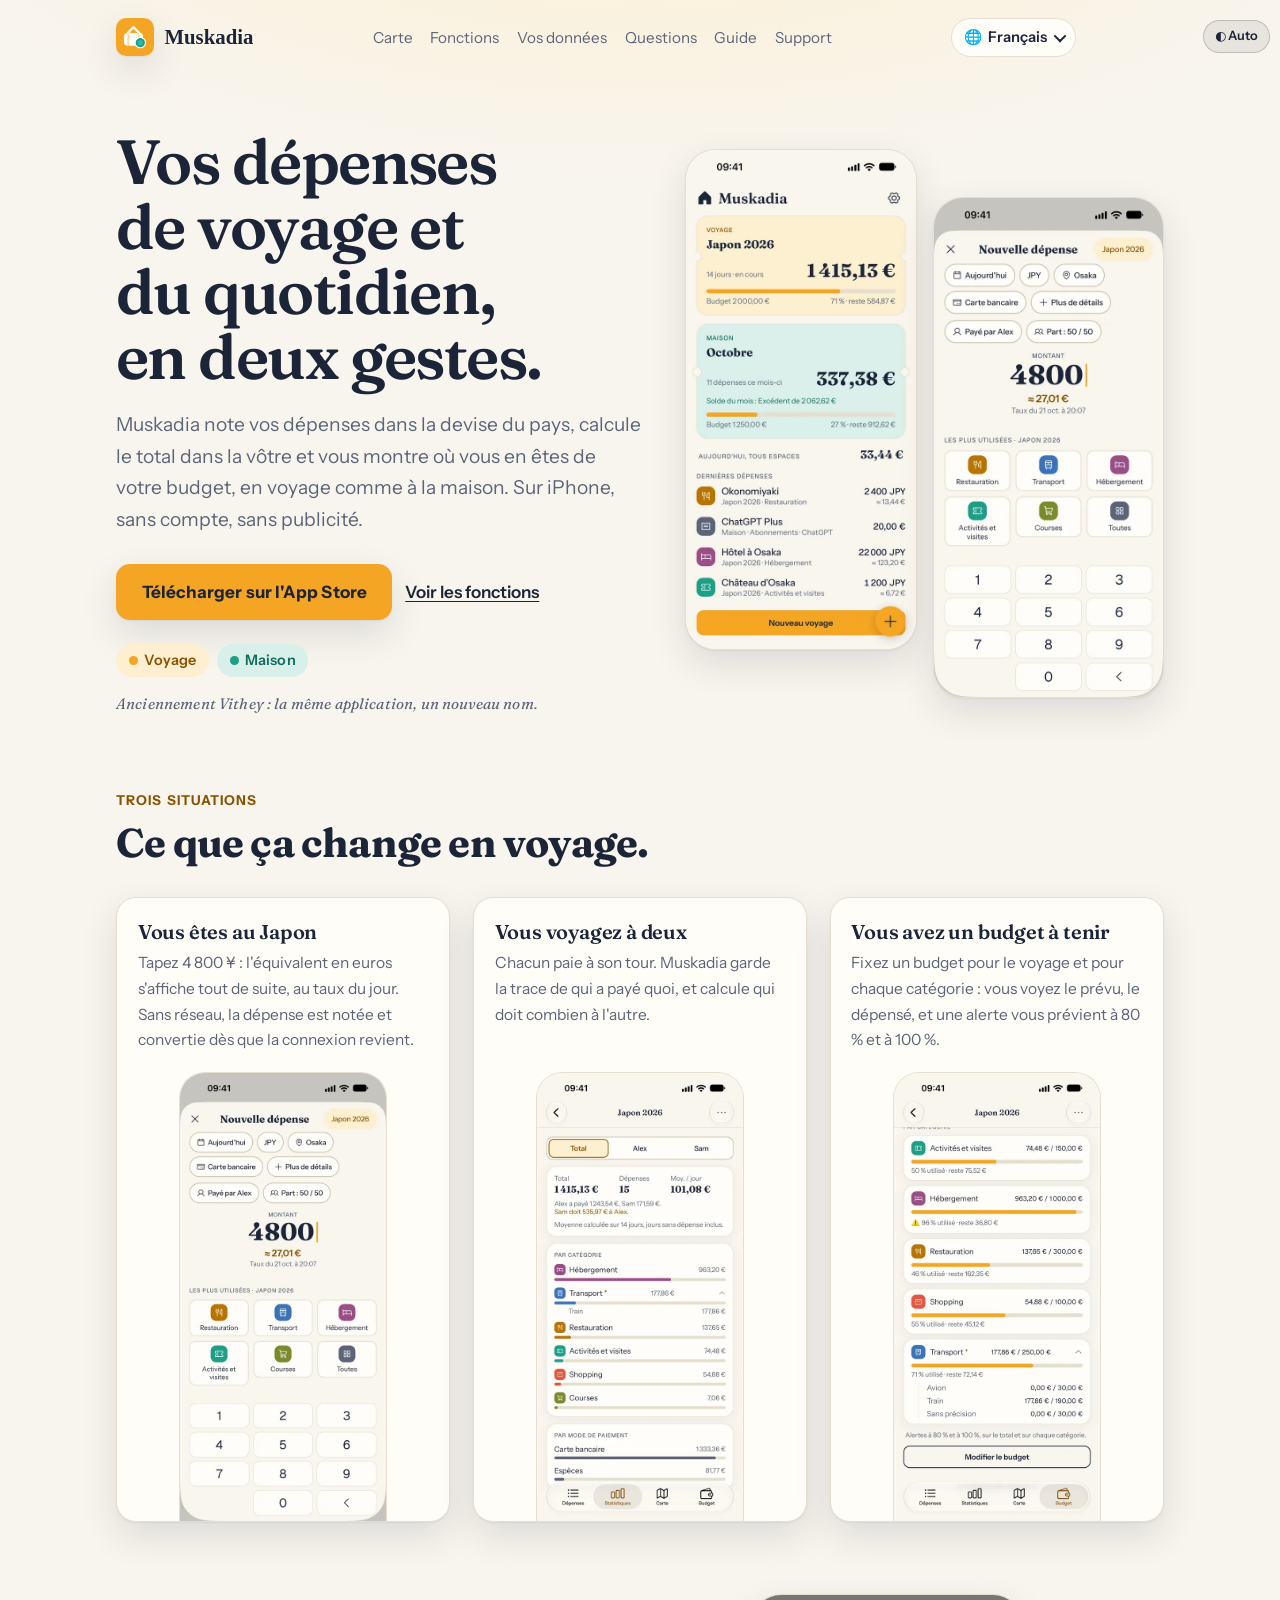
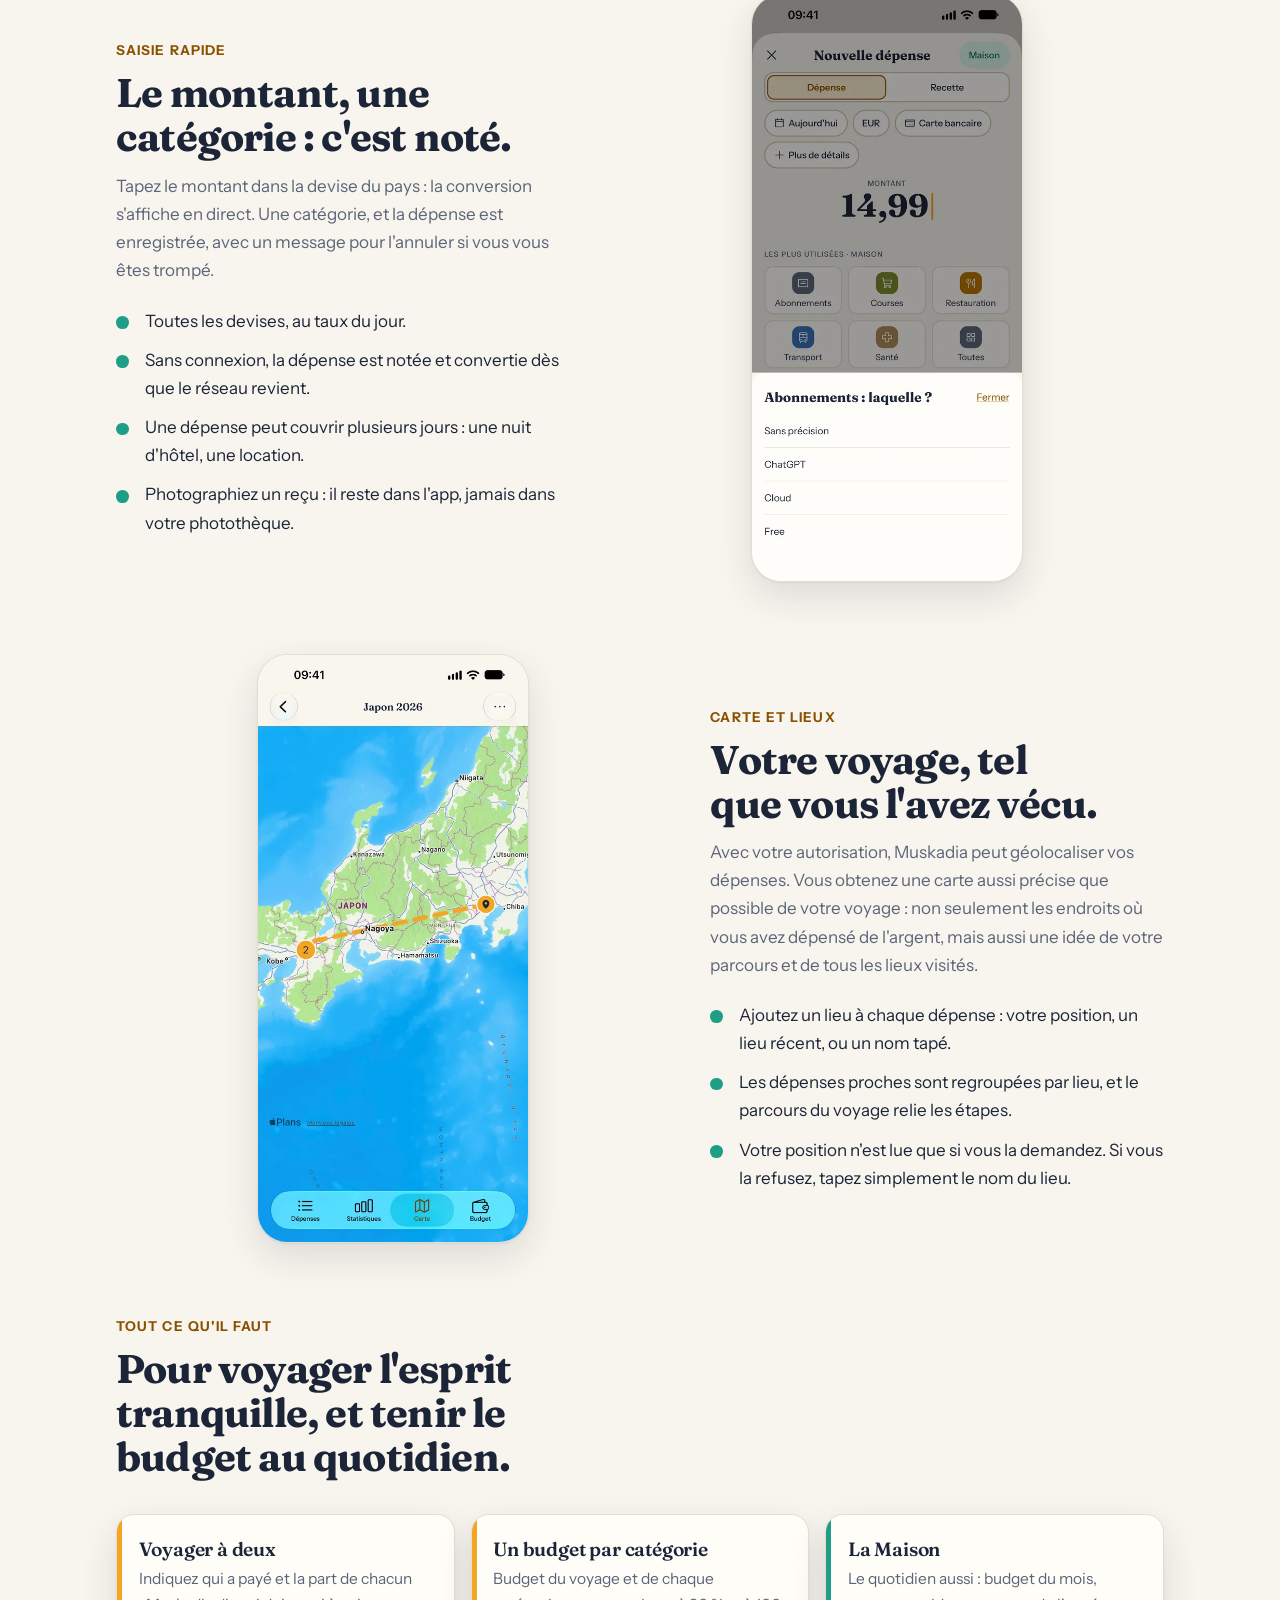
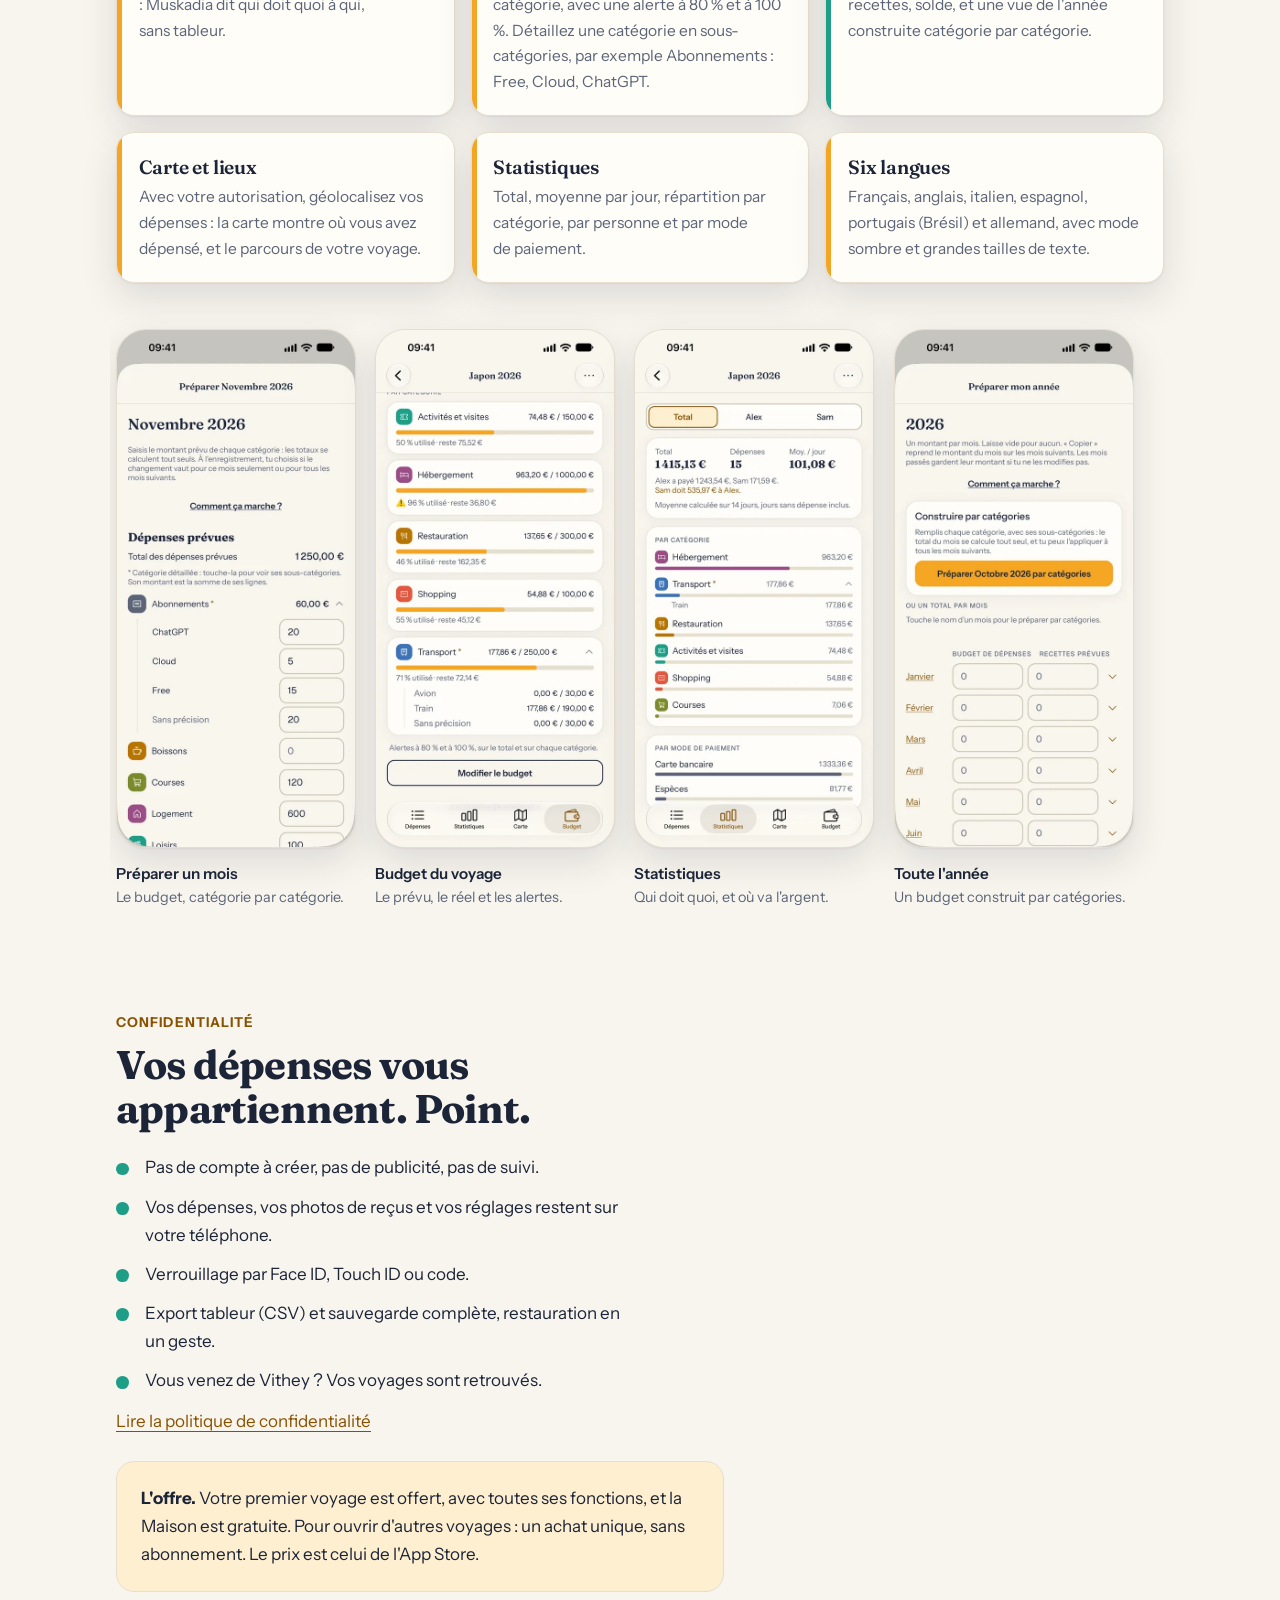
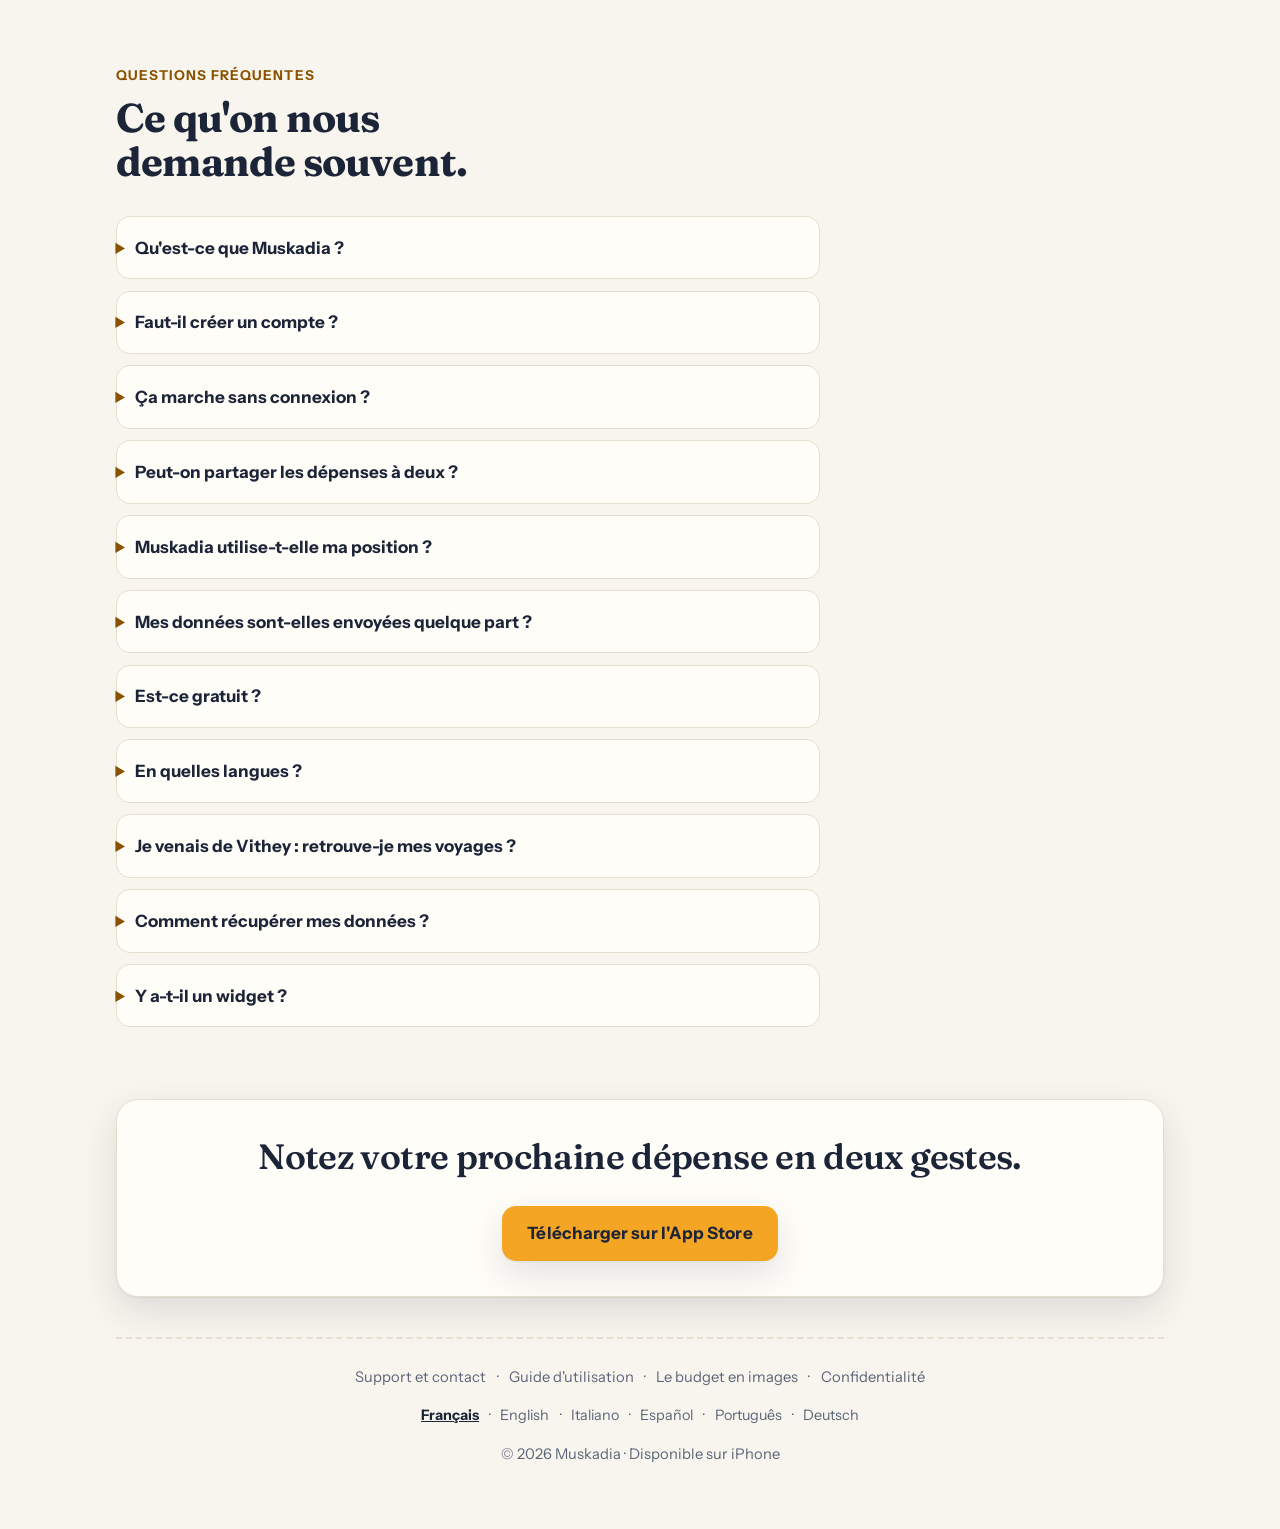
<file: index.html>
<!doctype html>
<html lang="fr">
<head>
<meta charset="utf-8">
<meta name="viewport" content="width=device-width,initial-scale=1">
<title>Muskadia : dépenses de voyage et budget maison, sur iPhone</title>
<meta name="description" content="Notez vos dépenses de voyage en devises et suivez le budget de la maison, sur iPhone. Partage à deux, carte, sans compte ni publicité.">
<link rel="canonical" href="https://muskadia.fr/">
<link rel="alternate" hreflang="fr" href="https://muskadia.fr/">
<link rel="alternate" hreflang="en" href="https://muskadia.fr/en/">
<link rel="alternate" hreflang="it" href="https://muskadia.fr/it/">
<link rel="alternate" hreflang="es" href="https://muskadia.fr/es/">
<link rel="alternate" hreflang="pt-BR" href="https://muskadia.fr/pt-br/">
<link rel="alternate" hreflang="de" href="https://muskadia.fr/de/">
<link rel="alternate" hreflang="x-default" href="https://muskadia.fr/en/">
<meta name="apple-itunes-app" content="app-id=6759218602">
<meta name="theme-color" content="#F8F5EE">
<link rel="icon" href="/favicon.png">
<link rel="apple-touch-icon" href="/icon.png">
<meta property="og:type" content="website">
<meta property="og:site_name" content="Muskadia">
<meta property="og:locale" content="fr_FR">
<meta property="og:locale:alternate" content="en_US">
<meta property="og:locale:alternate" content="it_IT">
<meta property="og:locale:alternate" content="es_ES">
<meta property="og:locale:alternate" content="pt_BR">
<meta property="og:locale:alternate" content="de_DE">
<meta property="og:url" content="https://muskadia.fr/">
<meta property="og:title" content="Muskadia : dépenses de voyage et budget maison, sur iPhone">
<meta property="og:description" content="Notez une dépense en deux gestes, dans toutes les devises. Voyages, Maison, carte et budget : tout reste sur votre iPhone, sans compte.">
<meta property="og:image" content="https://muskadia.fr/img/og.png">
<meta property="og:image:width" content="1200">
<meta property="og:image:height" content="630">
<meta property="og:image:alt" content="L&#x27;écran d&#x27;accueil de Muskadia, avec un voyage et le budget de la maison">
<meta name="twitter:card" content="summary_large_image">
<meta name="twitter:title" content="Muskadia : dépenses de voyage et budget maison, sur iPhone">
<meta name="twitter:description" content="Notez une dépense en deux gestes, dans toutes les devises. Sans compte, sans publicité.">
<meta name="twitter:image" content="https://muskadia.fr/img/og.png">
<link rel="stylesheet" href="/landing.css?v=20261026a">
<link rel="stylesheet" href="/theme.css?v=20261026a">
<script src="/theme.js"></script>
<script type="application/ld+json">
{
  "@context": "https://schema.org",
  "@type": "MobileApplication",
  "name": "Muskadia",
  "alternateName": "Vithey",
  "url": "https://muskadia.fr/",
  "description": "Muskadia note les dépenses de voyage dans la devise du pays, calcule le total dans celle de l'utilisateur, partage les comptes à deux et suit le budget de la maison. Sur iPhone, sans compte ni publicité.",
  "applicationCategory": "TravelApplication",
  "operatingSystem": "iOS",
  "inLanguage": [
    "fr",
    "en",
    "it",
    "es",
    "pt-BR",
    "de"
  ],
  "downloadUrl": "https://apps.apple.com/fr/app/muskadia/id6759218602",
  "installUrl": "https://apps.apple.com/fr/app/muskadia/id6759218602",
  "image": "https://muskadia.fr/img/og.png",
  "screenshot": [
    "https://muskadia.fr/img/01-accueil.webp",
    "https://muskadia.fr/img/02-saisie.webp",
    "https://muskadia.fr/img/04-preparer-mois.webp",
    "https://muskadia.fr/img/06-budget-voyage.webp",
    "https://muskadia.fr/img/08-carte.webp",
    "https://muskadia.fr/img/09-statistiques.webp"
  ],
  "featureList": [
    "Saisie d'une dépense en deux gestes",
    "Widget de saisie rapide sur l'écran d'accueil et l'écran verrouillé",
    "Dépenses en devise étrangère, converties au taux du jour, même sans connexion",
    "Partage des dépenses à deux : qui a payé, la part de chacun, qui doit quoi",
    "Budget par voyage et par catégorie, avec sous-catégories et alertes à 80 % et 100 %",
    "La Maison : budget du mois, recettes, solde et vue de l'année",
    "Géolocalisation des dépenses avec l'autorisation de l'utilisateur : carte des lieux et parcours du voyage",
    "Photos de reçus conservées dans l'app",
    "Statistiques, export tableur et sauvegarde complète",
    "Verrouillage par Face ID, Touch ID ou code",
    "Sans compte, sans publicité, sans suivi"
  ],
  "offers": {
    "@type": "Offer",
    "price": "0",
    "priceCurrency": "EUR",
    "availability": "https://schema.org/InStock"
  }
}
</script>
<script type="application/ld+json">
{
  "@context": "https://schema.org",
  "@type": "FAQPage",
  "inLanguage": "fr",
  "mainEntity": [
    {
      "@type": "Question",
      "name": "Qu'est-ce que Muskadia ?",
      "acceptedAnswer": {
        "@type": "Answer",
        "text": "Une application iPhone pour noter ses dépenses de voyage dans la devise du pays et suivre le budget du quotidien, dans un espace appelé la Maison. Elle s'appelait Vithey jusqu'au 22 octobre 2026."
      }
    },
    {
      "@type": "Question",
      "name": "Faut-il créer un compte ?",
      "acceptedAnswer": {
        "@type": "Answer",
        "text": "Non. Il n'y a ni compte ni serveur qui reçoit vos dépenses : tout est enregistré sur votre iPhone."
      }
    },
    {
      "@type": "Question",
      "name": "Ça marche sans connexion ?",
      "acceptedAnswer": {
        "@type": "Answer",
        "text": "Oui. Sans réseau, la dépense est notée et convertie dès que la connexion revient."
      }
    },
    {
      "@type": "Question",
      "name": "Peut-on partager les dépenses à deux ?",
      "acceptedAnswer": {
        "@type": "Answer",
        "text": "Oui. Pour chaque dépense, on indique qui a payé et la part de chacun, et Muskadia calcule qui doit quoi à qui."
      }
    },
    {
      "@type": "Question",
      "name": "Muskadia utilise-t-elle ma position ?",
      "acceptedAnswer": {
        "@type": "Answer",
        "text": "Seulement avec votre autorisation, et seulement quand vous la demandez pour une dépense. Elle sert à placer la dépense sur la carte et à dessiner le parcours de votre voyage. Si vous la refusez, tapez simplement le nom du lieu : l'application reste utilisable."
      }
    },
    {
      "@type": "Question",
      "name": "Mes données sont-elles envoyées quelque part ?",
      "acceptedAnswer": {
        "@type": "Answer",
        "text": "Vos dépenses restent sur votre téléphone. L'application télécharge seulement une liste de taux de change, sans rien envoyer de vos données. Il n'y a ni publicité ni outil de suivi."
      }
    },
    {
      "@type": "Question",
      "name": "Est-ce gratuit ?",
      "acceptedAnswer": {
        "@type": "Answer",
        "text": "Le premier voyage est offert avec toutes ses fonctions, et la Maison est gratuite. Pour ouvrir d'autres voyages, il y a un achat unique, sans abonnement. Le prix est celui affiché par l'App Store."
      }
    },
    {
      "@type": "Question",
      "name": "En quelles langues ?",
      "acceptedAnswer": {
        "@type": "Answer",
        "text": "En français, anglais, italien, espagnol, portugais (Brésil) et allemand."
      }
    },
    {
      "@type": "Question",
      "name": "Je venais de Vithey : retrouve-je mes voyages ?",
      "acceptedAnswer": {
        "@type": "Answer",
        "text": "Oui. Vithey est devenue Muskadia : c'est la même application, et vos voyages sont repris."
      }
    },
    {
      "@type": "Question",
      "name": "Comment récupérer mes données ?",
      "acceptedAnswer": {
        "@type": "Answer",
        "text": "Dans les réglages, l'export produit un tableur (CSV) et la sauvegarde complète peut être restaurée en un geste."
      }
    },
    {
      "@type": "Question",
      "name": "Y a-t-il un widget ?",
      "acceptedAnswer": {
        "@type": "Answer",
        "text": "Oui, depuis la version 2.3 : le widget « Saisie rapide » ouvre l'écran de saisie en un toucher, depuis l'écran d'accueil (formats petit et moyen) ou l'écran verrouillé. Il ne lit ni n'envoie aucune de vos données."
      }
    }
  ]
}
</script>
</head>
<body>
<div class="wrap">
  <header class="top">
    <a class="brand" href="/"><img src="/icon.png" width="38" height="38" alt="">Muskadia</a>
    <nav class="nav" aria-label="Navigation principale">
      <a href="#carte">Carte</a>
      <a href="#fonctions">Fonctions</a>
      <a href="#donnees">Vos données</a>
      <a href="#faq">Questions</a>
      <a href="/guide.html#fr">Guide</a>
      <a href="/support.html">Support</a>
    </nav>
    <details class="lang"><summary aria-label="Changer de langue"><span aria-hidden="true">&#127760;</span> Français</summary><ul><li><a href="/" hreflang="fr" lang="fr" aria-current="true">Français</a></li><li><a href="/en/" hreflang="en" lang="en">English</a></li><li><a href="/it/" hreflang="it" lang="it">Italiano</a></li><li><a href="/es/" hreflang="es" lang="es">Español</a></li><li><a href="/pt-br/" hreflang="pt-BR" lang="pt-BR">Português</a></li><li><a href="/de/" hreflang="de" lang="de">Deutsch</a></li></ul></details>
  </header>

  <main>
    <div class="hero">
      <div>
        <h1>Vos dépenses de voyage et du quotidien, en deux gestes.</h1>
        <p class="lead">Muskadia note vos dépenses dans la devise du pays, calcule le total dans la vôtre et vous montre où vous en êtes de votre budget, en voyage comme à la maison. Sur iPhone, sans compte, sans publicité.</p>
        <div class="cta">
          <a class="store" href="https://apps.apple.com/fr/app/muskadia/id6759218602?pt=128555405&amp;ct=site-fr&amp;mt=8">Télécharger sur l&#x27;App Store</a>
          <a class="ghost" href="#fonctions">Voir les fonctions</a>
        </div>
        <div class="pills"><span class="pill trip"><i></i>Voyage</span><span class="pill home"><i></i>Maison</span></div>
        <p class="former">Anciennement Vithey : la même application, un nouveau nom.</p>
      </div>
      <div class="phones">
        <img class="phone" src="/img/01-accueil.webp" width="520" height="1130" alt="L&#x27;accueil de Muskadia : un voyage au Japon avec son budget, et la Maison avec le solde du mois">
        <img class="phone" src="/img/02-saisie.webp" width="520" height="1130" alt="La saisie d&#x27;une dépense de 4 800 yens, convertie en euros en direct">
      </div>
    </div>

    <section id="situations">
      <p class="eyebrow">Trois situations</p>
      <h2>Ce que ça change en voyage.</h2>
      <div class="situ">
        <figure class="situ-item"><h3>Vous êtes au Japon</h3><p>Tapez 4 800 ¥ : l&#x27;équivalent en euros s&#x27;affiche tout de suite, au taux du jour. Sans réseau, la dépense est notée et convertie dès que la connexion revient.</p><img class="phone" loading="lazy" src="/img/02-saisie.webp" width="520" height="1130" alt="La saisie d&#x27;une dépense de 4 800 yens, convertie en euros en direct"></figure>
        <figure class="situ-item"><h3>Vous voyagez à deux</h3><p>Chacun paie à son tour. Muskadia garde la trace de qui a payé quoi, et calcule qui doit combien à l&#x27;autre.</p><img class="phone" loading="lazy" src="/img/09-statistiques.webp" width="520" height="1130" alt="Les statistiques d&#x27;un voyage à deux : total, qui doit quoi, répartition par catégorie"></figure>
        <figure class="situ-item"><h3>Vous avez un budget à tenir</h3><p>Fixez un budget pour le voyage et pour chaque catégorie : vous voyez le prévu, le dépensé, et une alerte vous prévient à 80 % et à 100 %.</p><img class="phone" loading="lazy" src="/img/06-budget-voyage.webp" width="520" height="1130" alt="Le budget d&#x27;un voyage avec une catégorie dépliée en sous-catégories"></figure>
      </div>
    </section>

    <section id="saisie">
      <div class="split">
        <div>
          <p class="eyebrow">Saisie rapide</p>
          <h2>Le montant, une catégorie : c&#x27;est noté.</h2>
          <p class="sub">Tapez le montant dans la devise du pays : la conversion s&#x27;affiche en direct. Une catégorie, et la dépense est enregistrée, avec un message pour l&#x27;annuler si vous vous êtes trompé.</p>
          <ul class="ticks">
            <li>Toutes les devises, au taux du jour.</li>
            <li>Sans connexion, la dépense est notée et convertie dès que le réseau revient.</li>
            <li>Une dépense peut couvrir plusieurs jours : une nuit d&#x27;hôtel, une location.</li>
            <li>Photographiez un reçu : il reste dans l&#x27;app, jamais dans votre photothèque.</li>
          </ul>
        </div>
        <img class="phone" loading="lazy" src="/img/03-sous-categorie.webp" width="520" height="1130" alt="Le choix d&#x27;une sous-catégorie lors de la saisie d&#x27;une dépense d&#x27;abonnement">
      </div>
    </section>

    <section id="carte">
      <div class="split rev">
        <img class="phone" loading="lazy" src="/img/08-carte.webp" width="520" height="1130" alt="La carte d&#x27;un voyage au Japon : les dépenses regroupées par lieu, reliées par le parcours">
        <div>
          <p class="eyebrow">Carte et lieux</p>
          <h2>Votre voyage, tel que vous l&#x27;avez vécu.</h2>
          <p class="sub">Avec votre autorisation, Muskadia peut géolocaliser vos dépenses. Vous obtenez une carte aussi précise que possible de votre voyage : non seulement les endroits où vous avez dépensé de l&#x27;argent, mais aussi une idée de votre parcours et de tous les lieux visités.</p>
          <ul class="ticks">
            <li>Ajoutez un lieu à chaque dépense : votre position, un lieu récent, ou un nom tapé.</li>
            <li>Les dépenses proches sont regroupées par lieu, et le parcours du voyage relie les étapes.</li>
            <li>Votre position n&#x27;est lue que si vous la demandez. Si vous la refusez, tapez simplement le nom du lieu.</li>
          </ul>
        </div>
      </div>
    </section>

    <section id="fonctions">
      <p class="eyebrow">Tout ce qu&#x27;il faut</p>
      <h2>Pour voyager l&#x27;esprit tranquille, et tenir le budget au quotidien.</h2>
      <div class="cards">
        <div class="card"><h3>Voyager à deux</h3><p>Indiquez qui a payé et la part de chacun : Muskadia dit qui doit quoi à qui, sans tableur.</p></div>
        <div class="card"><h3>Un budget par catégorie</h3><p>Budget du voyage et de chaque catégorie, avec une alerte à 80 % et à 100 %. Détaillez une catégorie en sous-catégories, par exemple Abonnements : Free, Cloud, ChatGPT.</p></div>
        <div class="card h"><h3>La Maison</h3><p>Le quotidien aussi : budget du mois, recettes, solde, et une vue de l&#x27;année construite catégorie par catégorie.</p></div>
        <div class="card"><h3>Carte et lieux</h3><p>Avec votre autorisation, géolocalisez vos dépenses : la carte montre où vous avez dépensé, et le parcours de votre voyage.</p></div>
        <div class="card"><h3>Statistiques</h3><p>Total, moyenne par jour, répartition par catégorie, par personne et par mode de paiement.</p></div>
        <div class="card"><h3>Six langues</h3><p>Français, anglais, italien, espagnol, portugais (Brésil) et allemand, avec mode sombre et grandes tailles de texte.</p></div>
      </div>
      <div class="strip" role="group" aria-label="Captures d&#x27;écran">
        <figure><img class="phone" loading="lazy" src="/img/04-preparer-mois.webp" width="520" height="1130" alt="Préparer un mois : le budget détaillé par catégorie et sous-catégorie"><figcaption>Préparer un mois<span>Le budget, catégorie par catégorie.</span></figcaption></figure>
        <figure><img class="phone" loading="lazy" src="/img/06-budget-voyage.webp" width="520" height="1130" alt="Le budget d&#x27;un voyage avec une catégorie dépliée en sous-catégories"><figcaption>Budget du voyage<span>Le prévu, le réel et les alertes.</span></figcaption></figure>
        <figure><img class="phone" loading="lazy" src="/img/09-statistiques.webp" width="520" height="1130" alt="Les statistiques d&#x27;un voyage à deux : total, qui doit quoi, répartition par catégorie"><figcaption>Statistiques<span>Qui doit quoi, et où va l&#x27;argent.</span></figcaption></figure>
        <figure><img class="phone" loading="lazy" src="/img/10-annee-par-categories.webp" width="520" height="1130" alt="Préparer son année : la carte pour construire le budget par catégories"><figcaption>Toute l&#x27;année<span>Un budget construit par catégories.</span></figcaption></figure>
      </div>
    </section>

    <section id="donnees">
      <p class="eyebrow">Confidentialité</p>
      <h2>Vos dépenses vous appartiennent. Point.</h2>
      <ul class="ticks">
            <li>Pas de compte à créer, pas de publicité, pas de suivi.</li>
            <li>Vos dépenses, vos photos de reçus et vos réglages restent sur votre téléphone.</li>
            <li>Verrouillage par Face ID, Touch ID ou code.</li>
            <li>Export tableur (CSV) et sauvegarde complète, restauration en un geste.</li>
            <li>Vous venez de Vithey ? Vos voyages sont retrouvés.</li>
      </ul>
      <p class="sub"><a href="/privacy.html#fr">Lire la politique de confidentialité</a></p>
      <div class="offer"><p><strong>L'offre.</strong> Votre premier voyage est offert, avec toutes ses fonctions, et la Maison est gratuite. Pour ouvrir d'autres voyages : un achat unique, sans abonnement. Le prix est celui de l'App Store.</p></div>
    </section>

    <section id="faq">
      <p class="eyebrow">Questions fréquentes</p>
      <h2>Ce qu&#x27;on nous demande souvent.</h2>
      <div class="faq">
        <details><summary>Qu&#x27;est-ce que Muskadia ?</summary><p>Une application iPhone pour noter ses dépenses de voyage dans la devise du pays et suivre le budget du quotidien, dans un espace appelé la Maison. Elle s&#x27;appelait Vithey jusqu&#x27;au 22 octobre 2026.</p></details>
        <details><summary>Faut-il créer un compte ?</summary><p>Non. Il n&#x27;y a ni compte ni serveur qui reçoit vos dépenses : tout est enregistré sur votre iPhone.</p></details>
        <details><summary>Ça marche sans connexion ?</summary><p>Oui. Sans réseau, la dépense est notée et convertie dès que la connexion revient.</p></details>
        <details><summary>Peut-on partager les dépenses à deux ?</summary><p>Oui. Pour chaque dépense, on indique qui a payé et la part de chacun, et Muskadia calcule qui doit quoi à qui.</p></details>
        <details><summary>Muskadia utilise-t-elle ma position ?</summary><p>Seulement avec votre autorisation, et seulement quand vous la demandez pour une dépense. Elle sert à placer la dépense sur la carte et à dessiner le parcours de votre voyage. Si vous la refusez, tapez simplement le nom du lieu : l&#x27;application reste utilisable.</p></details>
        <details><summary>Mes données sont-elles envoyées quelque part ?</summary><p>Vos dépenses restent sur votre téléphone. L&#x27;application télécharge seulement une liste de taux de change, sans rien envoyer de vos données. Il n&#x27;y a ni publicité ni outil de suivi.</p></details>
        <details><summary>Est-ce gratuit ?</summary><p>Le premier voyage est offert avec toutes ses fonctions, et la Maison est gratuite. Pour ouvrir d&#x27;autres voyages, il y a un achat unique, sans abonnement. Le prix est celui affiché par l&#x27;App Store.</p></details>
        <details><summary>En quelles langues ?</summary><p>En français, anglais, italien, espagnol, portugais (Brésil) et allemand.</p></details>
        <details><summary>Je venais de Vithey : retrouve-je mes voyages ?</summary><p>Oui. Vithey est devenue Muskadia : c&#x27;est la même application, et vos voyages sont repris.</p></details>
        <details><summary>Comment récupérer mes données ?</summary><p>Dans les réglages, l&#x27;export produit un tableur (CSV) et la sauvegarde complète peut être restaurée en un geste.</p></details>
        <details><summary>Y a-t-il un widget ?</summary><p>Oui, depuis la version 2.3 : le widget « Saisie rapide » ouvre l&#x27;écran de saisie en un toucher, depuis l&#x27;écran d&#x27;accueil (formats petit et moyen) ou l&#x27;écran verrouillé. Il ne lit ni n&#x27;envoie aucune de vos données.</p></details>
      </div>
    </section>

    <div class="last">
      <h2>Notez votre prochaine dépense en deux gestes.</h2>
      <div class="cta" style="justify-content:center"><a class="store" href="https://apps.apple.com/fr/app/muskadia/id6759218602?pt=128555405&amp;ct=site-fr&amp;mt=8">Télécharger sur l&#x27;App Store</a></div>
    </div>
  </main>

  <footer>
    <nav aria-label="Pied de page">
      <a href="/support.html">Support et contact</a> ·
      <a href="/guide.html#fr">Guide d&#x27;utilisation</a> ·
      <a href="/budget.html">Le budget en images</a> ·
      <a href="/privacy.html#fr">Confidentialité</a>
    </nav>
    <p class="langs"><a href="/" hreflang="fr" lang="fr" aria-current="true">Français</a> · <a href="/en/" hreflang="en" lang="en">English</a> · <a href="/it/" hreflang="it" lang="it">Italiano</a> · <a href="/es/" hreflang="es" lang="es">Español</a> · <a href="/pt-br/" hreflang="pt-BR" lang="pt-BR">Português</a> · <a href="/de/" hreflang="de" lang="de">Deutsch</a></p>
    <p>© 2026 Muskadia · Disponible sur iPhone</p>
  </footer>
</div>
</body>
</html>
</file>
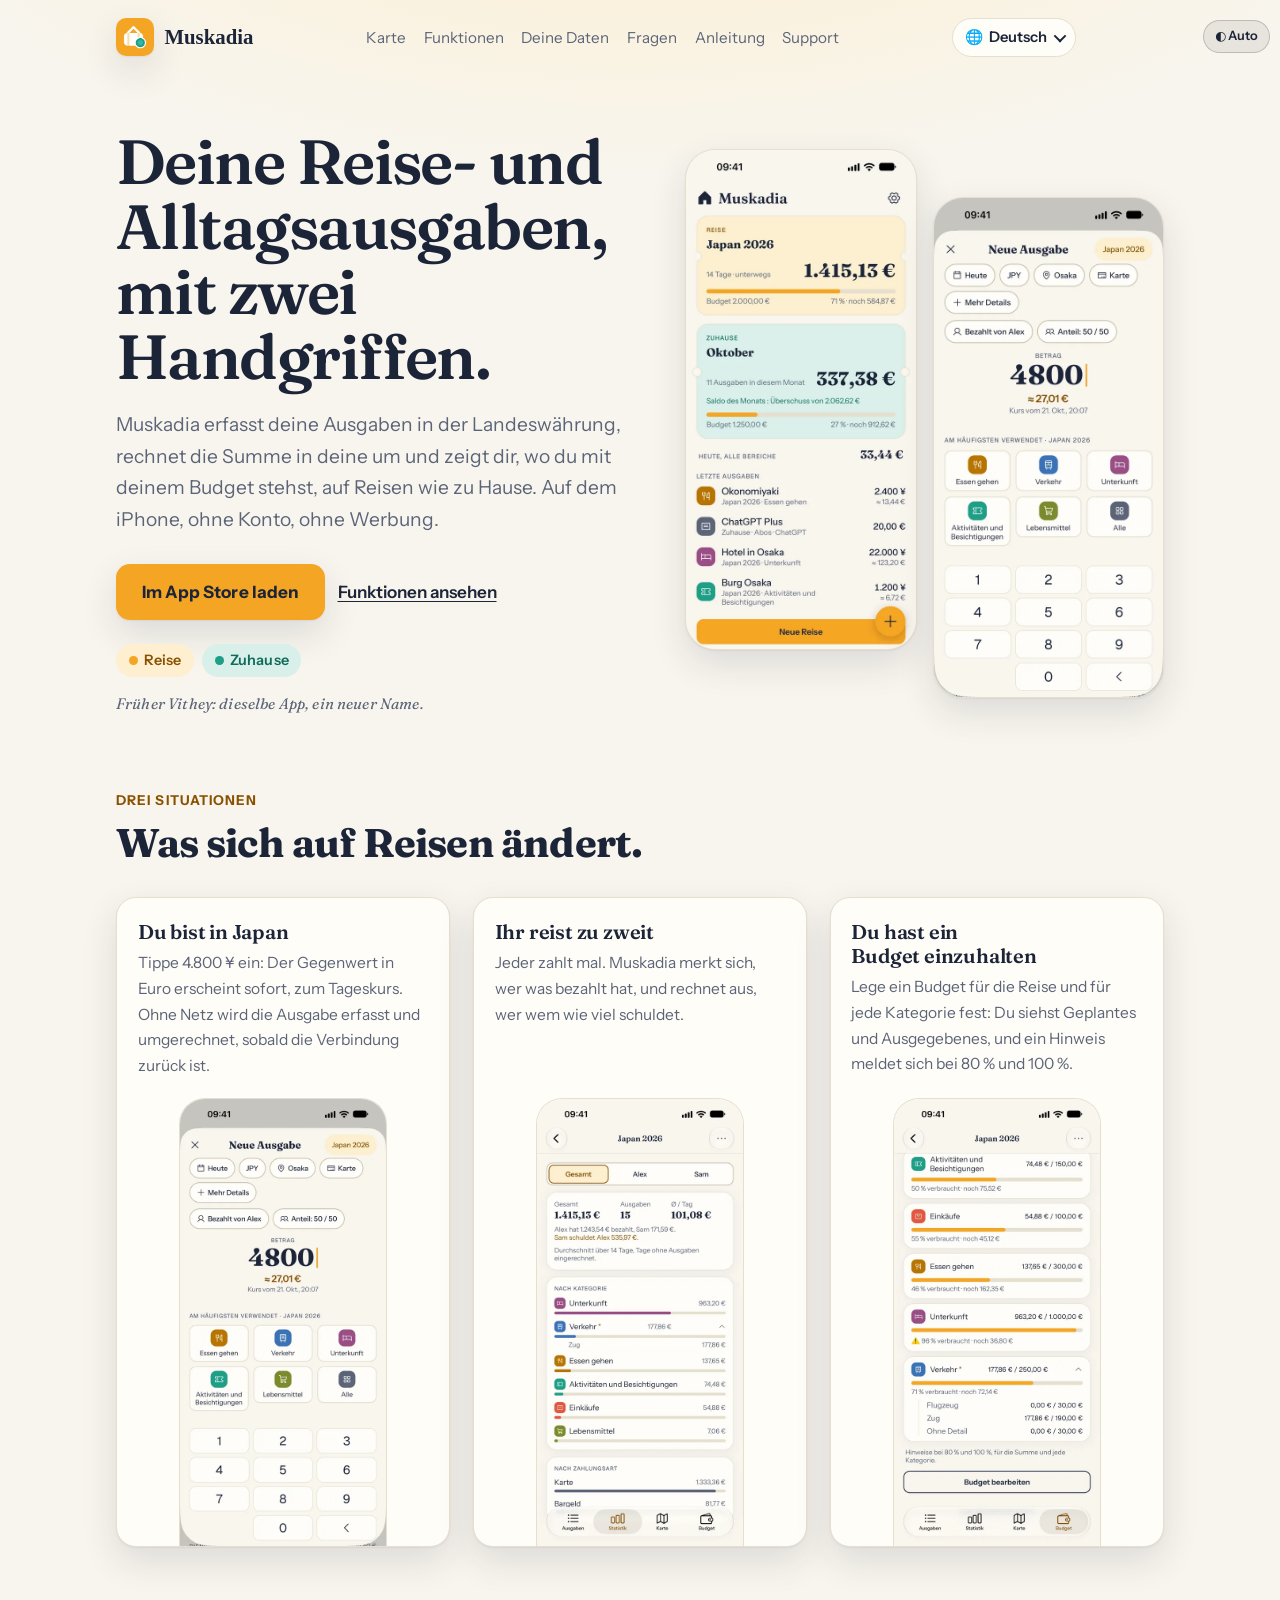
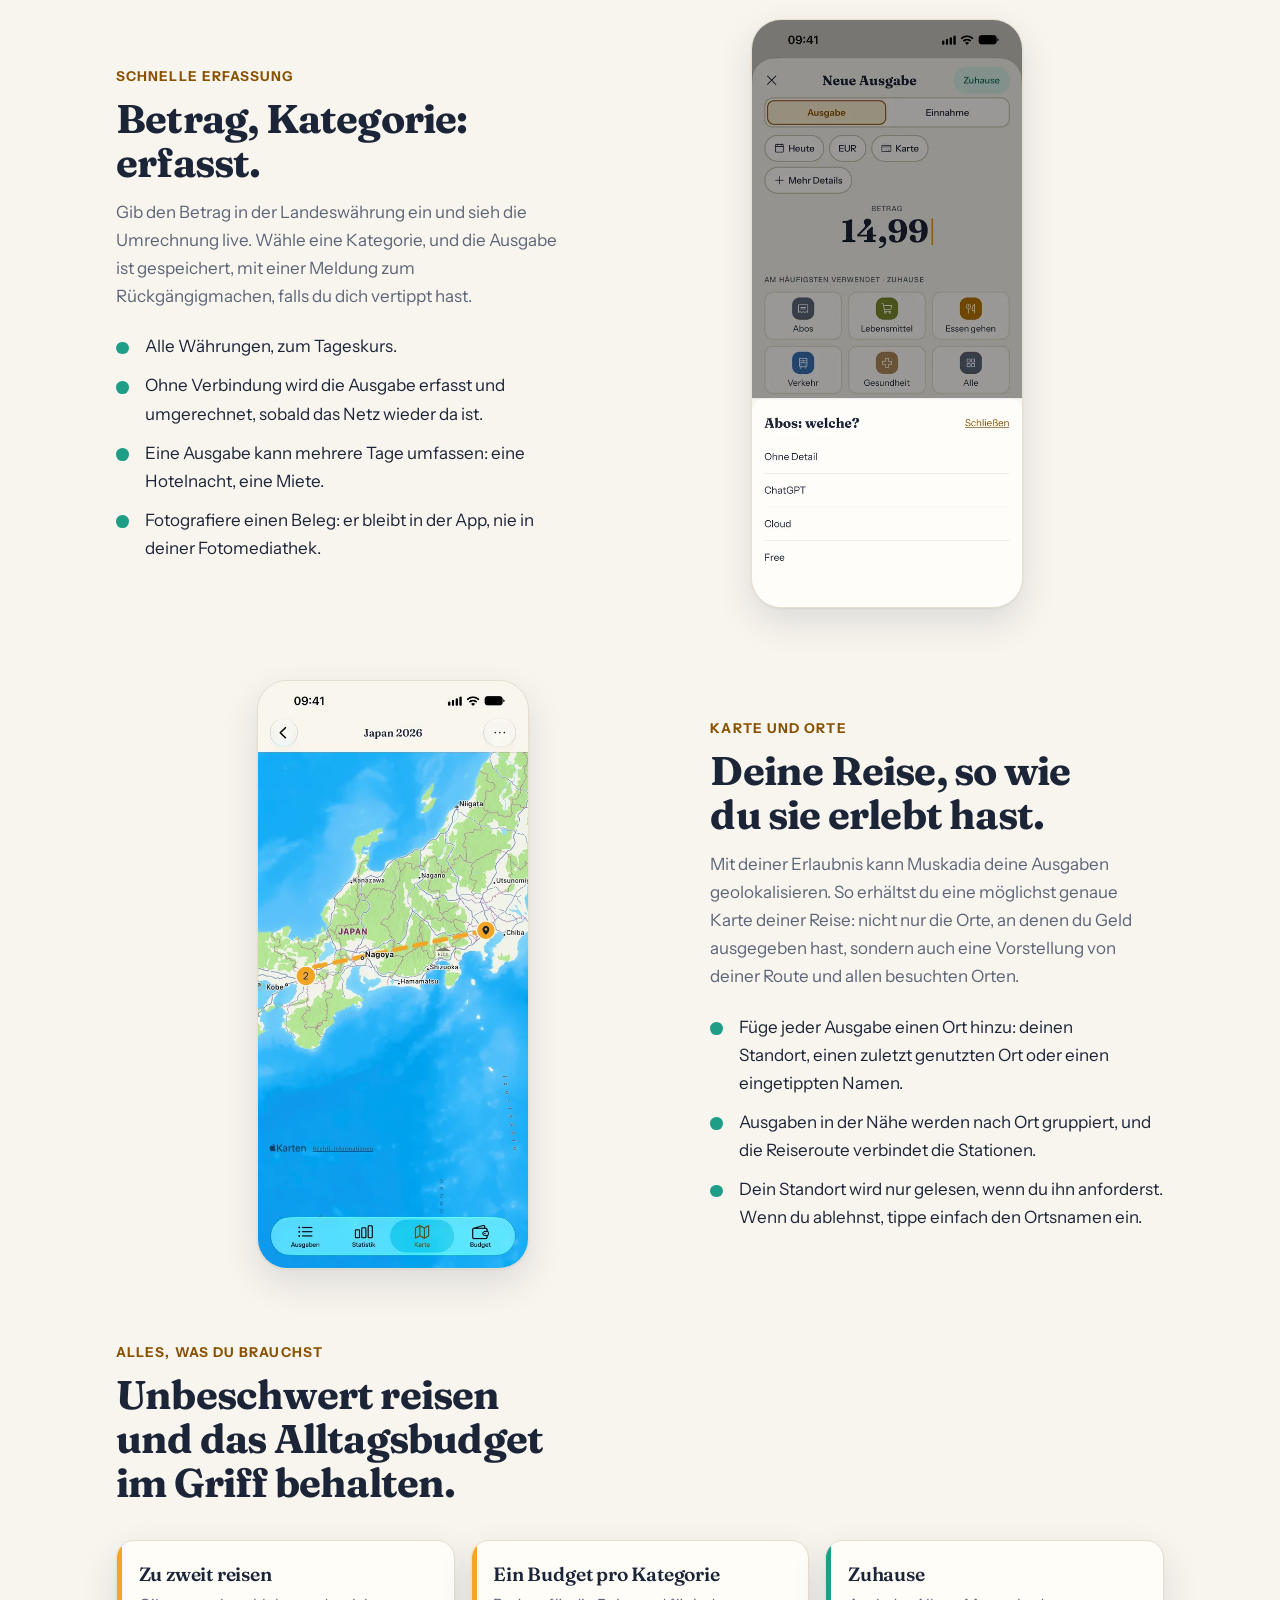
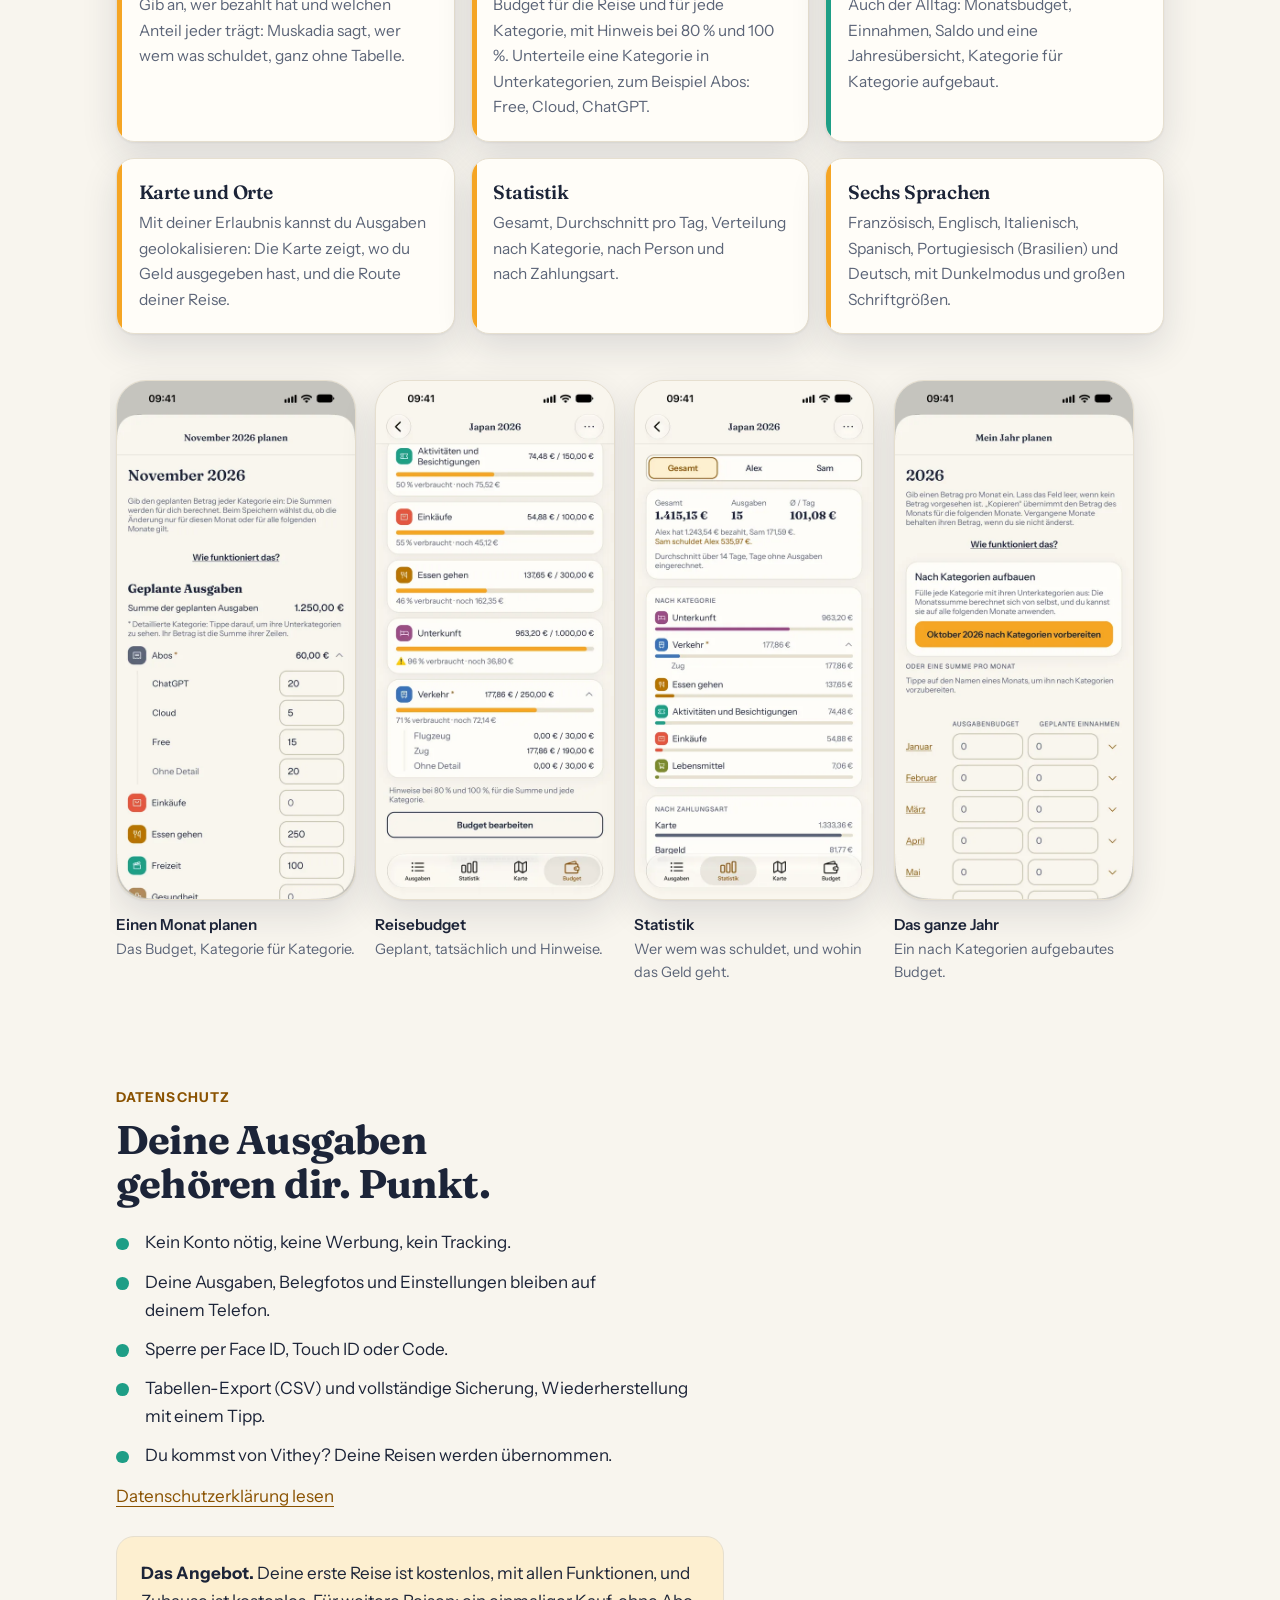
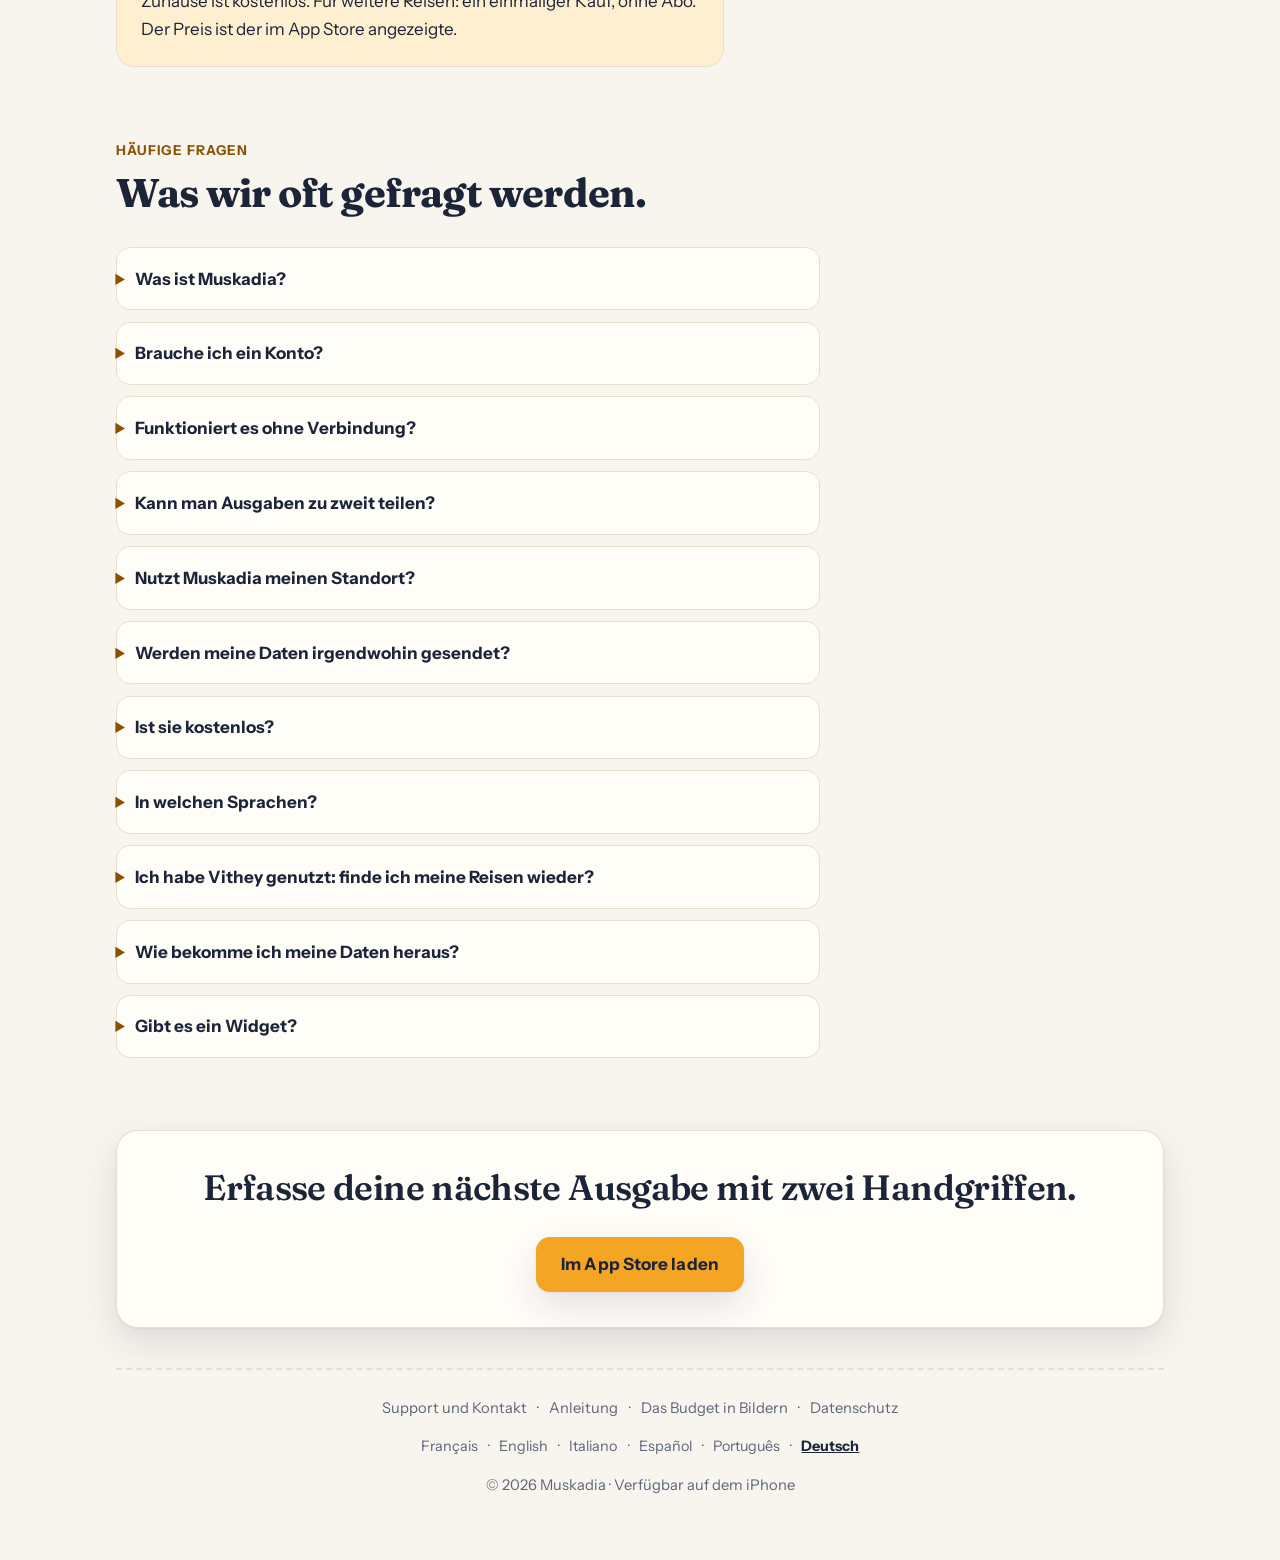
<file: de/index.html>
<!doctype html>
<html lang="de">
<head>
<meta charset="utf-8">
<meta name="viewport" content="width=device-width,initial-scale=1">
<title>Muskadia: Reisekosten und Haushaltsbudget auf dem iPhone</title>
<meta name="description" content="Erfasse Reiseausgaben in jeder Währung und behalte das Haushaltsbudget im Blick, auf dem iPhone. Zu zweit teilen, Karte, ohne Konto und Werbung.">
<link rel="canonical" href="https://muskadia.fr/de/">
<link rel="alternate" hreflang="fr" href="https://muskadia.fr/">
<link rel="alternate" hreflang="en" href="https://muskadia.fr/en/">
<link rel="alternate" hreflang="it" href="https://muskadia.fr/it/">
<link rel="alternate" hreflang="es" href="https://muskadia.fr/es/">
<link rel="alternate" hreflang="pt-BR" href="https://muskadia.fr/pt-br/">
<link rel="alternate" hreflang="de" href="https://muskadia.fr/de/">
<link rel="alternate" hreflang="x-default" href="https://muskadia.fr/en/">
<meta name="apple-itunes-app" content="app-id=6759218602">
<meta name="theme-color" content="#F8F5EE">
<link rel="icon" href="/favicon.png">
<link rel="apple-touch-icon" href="/icon.png">
<meta property="og:type" content="website">
<meta property="og:site_name" content="Muskadia">
<meta property="og:locale" content="de_DE">
<meta property="og:locale:alternate" content="fr_FR">
<meta property="og:locale:alternate" content="en_US">
<meta property="og:locale:alternate" content="it_IT">
<meta property="og:locale:alternate" content="es_ES">
<meta property="og:locale:alternate" content="pt_BR">
<meta property="og:url" content="https://muskadia.fr/de/">
<meta property="og:title" content="Muskadia: Reisekosten und Haushaltsbudget auf dem iPhone">
<meta property="og:description" content="Erfasse eine Ausgabe mit zwei Handgriffen, in jeder Währung. Reisen, Zuhause, Karte und Budget: alles bleibt auf deinem iPhone, ohne Konto.">
<meta property="og:image" content="https://muskadia.fr/img/og-de.png">
<meta property="og:image:width" content="1200">
<meta property="og:image:height" content="630">
<meta property="og:image:alt" content="Der Startbildschirm von Muskadia, mit einer Reise und dem Haushaltsbudget">
<meta name="twitter:card" content="summary_large_image">
<meta name="twitter:title" content="Muskadia: Reisekosten und Haushaltsbudget auf dem iPhone">
<meta name="twitter:description" content="Erfasse eine Ausgabe mit zwei Handgriffen, in jeder Währung. Ohne Konto, ohne Werbung.">
<meta name="twitter:image" content="https://muskadia.fr/img/og-de.png">
<link rel="stylesheet" href="/landing.css?v=20261026a">
<link rel="stylesheet" href="/theme.css?v=20261026a">
<script src="/theme.js"></script>
<script type="application/ld+json">
{
  "@context": "https://schema.org",
  "@type": "MobileApplication",
  "name": "Muskadia",
  "alternateName": "Vithey",
  "url": "https://muskadia.fr/de/",
  "description": "Muskadia erfasst Reiseausgaben in der Landeswährung, rechnet die Summe in die Währung der Nutzer um, teilt Kosten zu zweit und behält das Haushaltsbudget im Blick. Auf dem iPhone, ohne Konto und ohne Werbung.",
  "applicationCategory": "TravelApplication",
  "operatingSystem": "iOS",
  "inLanguage": [
    "fr",
    "en",
    "it",
    "es",
    "pt-BR",
    "de"
  ],
  "downloadUrl": "https://apps.apple.com/de/app/muskadia/id6759218602",
  "installUrl": "https://apps.apple.com/de/app/muskadia/id6759218602",
  "image": "https://muskadia.fr/img/og-de.png",
  "screenshot": [
    "https://muskadia.fr/img/de/01-accueil.webp",
    "https://muskadia.fr/img/de/02-saisie.webp",
    "https://muskadia.fr/img/de/04-preparer-mois.webp",
    "https://muskadia.fr/img/de/06-budget-voyage.webp",
    "https://muskadia.fr/img/de/08-carte.webp",
    "https://muskadia.fr/img/de/09-statistiques.webp"
  ],
  "featureList": [
    "Eine Ausgabe mit zwei Handgriffen erfassen",
    "Schnell-erfassen-Widget für Home-Bildschirm und Sperrbildschirm",
    "Ausgaben in Fremdwährung, zum Tageskurs umgerechnet, auch ohne Verbindung",
    "Ausgaben zu zweit teilen: wer bezahlt hat, der Anteil jedes Einzelnen, wer wem was schuldet",
    "Budget pro Reise und pro Kategorie, mit Unterkategorien und Hinweisen bei 80 % und 100 %",
    "Zuhause: Monatsbudget, Einnahmen, Saldo und Jahresübersicht",
    "Geolokalisierung der Ausgaben mit Erlaubnis der Nutzer: Karte der Orte und Reiseroute",
    "Belegfotos bleiben in der App",
    "Statistik, Tabellen-Export und vollständige Sicherung",
    "Sperre per Face ID, Touch ID oder Code",
    "Ohne Konto, ohne Werbung, ohne Tracking"
  ],
  "offers": {
    "@type": "Offer",
    "price": "0",
    "priceCurrency": "EUR",
    "availability": "https://schema.org/InStock"
  }
}
</script>
<script type="application/ld+json">
{
  "@context": "https://schema.org",
  "@type": "FAQPage",
  "inLanguage": "de",
  "mainEntity": [
    {
      "@type": "Question",
      "name": "Was ist Muskadia?",
      "acceptedAnswer": {
        "@type": "Answer",
        "text": "Eine iPhone-App, um Reiseausgaben in der Landeswährung zu erfassen und das Alltagsbudget zu verfolgen, in einem Bereich namens Zuhause. Bis zum 22. Oktober 2026 hieß sie Vithey."
      }
    },
    {
      "@type": "Question",
      "name": "Brauche ich ein Konto?",
      "acceptedAnswer": {
        "@type": "Answer",
        "text": "Nein. Es gibt weder ein Konto noch einen Server, der deine Ausgaben empfängt: Alles wird auf deinem iPhone gespeichert."
      }
    },
    {
      "@type": "Question",
      "name": "Funktioniert es ohne Verbindung?",
      "acceptedAnswer": {
        "@type": "Answer",
        "text": "Ja. Ohne Netz wird die Ausgabe erfasst und umgerechnet, sobald die Verbindung zurück ist."
      }
    },
    {
      "@type": "Question",
      "name": "Kann man Ausgaben zu zweit teilen?",
      "acceptedAnswer": {
        "@type": "Answer",
        "text": "Ja. Bei jeder Ausgabe gibst du an, wer bezahlt hat und welchen Anteil jeder trägt, und Muskadia berechnet, wer wem was schuldet."
      }
    },
    {
      "@type": "Question",
      "name": "Nutzt Muskadia meinen Standort?",
      "acceptedAnswer": {
        "@type": "Answer",
        "text": "Nur mit deiner Erlaubnis und nur, wenn du ihn für eine Ausgabe anforderst. Er dient dazu, die Ausgabe auf der Karte zu platzieren und die Route deiner Reise zu zeichnen. Wenn du ablehnst, tippe einfach den Ortsnamen ein: Die App bleibt nutzbar."
      }
    },
    {
      "@type": "Question",
      "name": "Werden meine Daten irgendwohin gesendet?",
      "acceptedAnswer": {
        "@type": "Answer",
        "text": "Deine Ausgaben bleiben auf deinem Telefon. Die App lädt nur eine Liste von Wechselkursen herunter, ohne etwas von deinen Daten zu senden. Es gibt weder Werbung noch Tracking-Werkzeuge."
      }
    },
    {
      "@type": "Question",
      "name": "Ist sie kostenlos?",
      "acceptedAnswer": {
        "@type": "Answer",
        "text": "Die erste Reise ist mit allen Funktionen kostenlos, und Zuhause ist kostenlos. Für weitere Reisen gibt es einen einmaligen Kauf, ohne Abo. Der Preis ist der im App Store angezeigte."
      }
    },
    {
      "@type": "Question",
      "name": "In welchen Sprachen?",
      "acceptedAnswer": {
        "@type": "Answer",
        "text": "Auf Französisch, Englisch, Italienisch, Spanisch, Portugiesisch (Brasilien) und Deutsch."
      }
    },
    {
      "@type": "Question",
      "name": "Ich habe Vithey genutzt: finde ich meine Reisen wieder?",
      "acceptedAnswer": {
        "@type": "Answer",
        "text": "Ja. Vithey ist zu Muskadia geworden: Es ist dieselbe App, und deine Reisen werden übernommen."
      }
    },
    {
      "@type": "Question",
      "name": "Wie bekomme ich meine Daten heraus?",
      "acceptedAnswer": {
        "@type": "Answer",
        "text": "In den Einstellungen erzeugt der Export eine Tabelle (CSV), und die vollständige Sicherung lässt sich mit einem Tipp wiederherstellen."
      }
    },
    {
      "@type": "Question",
      "name": "Gibt es ein Widget?",
      "acceptedAnswer": {
        "@type": "Answer",
        "text": "Ja, seit Version 2.3: Das Widget „Schnell erfassen“ öffnet die Erfassung mit einem Tipp, vom Home-Bildschirm (klein und mittel) oder vom Sperrbildschirm. Es liest und sendet keine Daten von dir."
      }
    }
  ]
}
</script>
</head>
<body>
<div class="wrap">
  <header class="top">
    <a class="brand" href="/de/"><img src="/icon.png" width="38" height="38" alt="">Muskadia</a>
    <nav class="nav" aria-label="Hauptnavigation">
      <a href="#carte">Karte</a>
      <a href="#fonctions">Funktionen</a>
      <a href="#donnees">Deine Daten</a>
      <a href="#faq">Fragen</a>
      <a href="/guide.html#de">Anleitung</a>
      <a href="/support.html">Support</a>
    </nav>
    <details class="lang"><summary aria-label="Sprache ändern"><span aria-hidden="true">&#127760;</span> Deutsch</summary><ul><li><a href="/" hreflang="fr" lang="fr">Français</a></li><li><a href="/en/" hreflang="en" lang="en">English</a></li><li><a href="/it/" hreflang="it" lang="it">Italiano</a></li><li><a href="/es/" hreflang="es" lang="es">Español</a></li><li><a href="/pt-br/" hreflang="pt-BR" lang="pt-BR">Português</a></li><li><a href="/de/" hreflang="de" lang="de" aria-current="true">Deutsch</a></li></ul></details>
  </header>

  <main>
    <div class="hero">
      <div>
        <h1>Deine Reise- und Alltagsausgaben, mit zwei Handgriffen.</h1>
        <p class="lead">Muskadia erfasst deine Ausgaben in der Landeswährung, rechnet die Summe in deine um und zeigt dir, wo du mit deinem Budget stehst, auf Reisen wie zu Hause. Auf dem iPhone, ohne Konto, ohne Werbung.</p>
        <div class="cta">
          <a class="store" href="https://apps.apple.com/de/app/muskadia/id6759218602?pt=128555405&amp;ct=site-de&amp;mt=8">Im App Store laden</a>
          <a class="ghost" href="#fonctions">Funktionen ansehen</a>
        </div>
        <div class="pills"><span class="pill trip"><i></i>Reise</span><span class="pill home"><i></i>Zuhause</span></div>
        <p class="former">Früher Vithey: dieselbe App, ein neuer Name.</p>
      </div>
      <div class="phones">
        <img class="phone" src="/img/de/01-accueil.webp" width="520" height="1130" alt="Der Startbildschirm von Muskadia: eine Reise nach Japan mit ihrem Budget und Zuhause mit dem Saldo des Monats">
        <img class="phone" src="/img/de/02-saisie.webp" width="520" height="1130" alt="Eine Ausgabe von 4.800 Yen erfassen, live in Euro umgerechnet">
      </div>
    </div>

    <section id="situations">
      <p class="eyebrow">Drei Situationen</p>
      <h2>Was sich auf Reisen ändert.</h2>
      <div class="situ">
        <figure class="situ-item"><h3>Du bist in Japan</h3><p>Tippe 4.800 ¥ ein: Der Gegenwert in Euro erscheint sofort, zum Tageskurs. Ohne Netz wird die Ausgabe erfasst und umgerechnet, sobald die Verbindung zurück ist.</p><img class="phone" loading="lazy" src="/img/de/02-saisie.webp" width="520" height="1130" alt="Eine Ausgabe von 4.800 Yen erfassen, live in Euro umgerechnet"></figure>
        <figure class="situ-item"><h3>Ihr reist zu zweit</h3><p>Jeder zahlt mal. Muskadia merkt sich, wer was bezahlt hat, und rechnet aus, wer wem wie viel schuldet.</p><img class="phone" loading="lazy" src="/img/de/09-statistiques.webp" width="520" height="1130" alt="Die Statistik einer Reise zu zweit: Gesamt, wer wem was schuldet, Verteilung nach Kategorie"></figure>
        <figure class="situ-item"><h3>Du hast ein Budget einzuhalten</h3><p>Lege ein Budget für die Reise und für jede Kategorie fest: Du siehst Geplantes und Ausgegebenes, und ein Hinweis meldet sich bei 80 % und 100 %.</p><img class="phone" loading="lazy" src="/img/de/06-budget-voyage.webp" width="520" height="1130" alt="Das Budget einer Reise mit einer in Unterkategorien aufgeklappten Kategorie"></figure>
      </div>
    </section>

    <section id="saisie">
      <div class="split">
        <div>
          <p class="eyebrow">Schnelle Erfassung</p>
          <h2>Betrag, Kategorie: erfasst.</h2>
          <p class="sub">Gib den Betrag in der Landeswährung ein und sieh die Umrechnung live. Wähle eine Kategorie, und die Ausgabe ist gespeichert, mit einer Meldung zum Rückgängigmachen, falls du dich vertippt hast.</p>
          <ul class="ticks">
            <li>Alle Währungen, zum Tageskurs.</li>
            <li>Ohne Verbindung wird die Ausgabe erfasst und umgerechnet, sobald das Netz wieder da ist.</li>
            <li>Eine Ausgabe kann mehrere Tage umfassen: eine Hotelnacht, eine Miete.</li>
            <li>Fotografiere einen Beleg: er bleibt in der App, nie in deiner Fotomediathek.</li>
          </ul>
        </div>
        <img class="phone" loading="lazy" src="/img/de/03-sous-categorie.webp" width="520" height="1130" alt="Eine Unterkategorie beim Erfassen einer Abo-Ausgabe wählen">
      </div>
    </section>

    <section id="carte">
      <div class="split rev">
        <img class="phone" loading="lazy" src="/img/de/08-carte.webp" width="520" height="1130" alt="Die Karte einer Japanreise: Ausgaben nach Ort gruppiert, durch die Route verbunden">
        <div>
          <p class="eyebrow">Karte und Orte</p>
          <h2>Deine Reise, so wie du sie erlebt hast.</h2>
          <p class="sub">Mit deiner Erlaubnis kann Muskadia deine Ausgaben geolokalisieren. So erhältst du eine möglichst genaue Karte deiner Reise: nicht nur die Orte, an denen du Geld ausgegeben hast, sondern auch eine Vorstellung von deiner Route und allen besuchten Orten.</p>
          <ul class="ticks">
            <li>Füge jeder Ausgabe einen Ort hinzu: deinen Standort, einen zuletzt genutzten Ort oder einen eingetippten Namen.</li>
            <li>Ausgaben in der Nähe werden nach Ort gruppiert, und die Reiseroute verbindet die Stationen.</li>
            <li>Dein Standort wird nur gelesen, wenn du ihn anforderst. Wenn du ablehnst, tippe einfach den Ortsnamen ein.</li>
          </ul>
        </div>
      </div>
    </section>

    <section id="fonctions">
      <p class="eyebrow">Alles, was du brauchst</p>
      <h2>Unbeschwert reisen und das Alltagsbudget im Griff behalten.</h2>
      <div class="cards">
        <div class="card"><h3>Zu zweit reisen</h3><p>Gib an, wer bezahlt hat und welchen Anteil jeder trägt: Muskadia sagt, wer wem was schuldet, ganz ohne Tabelle.</p></div>
        <div class="card"><h3>Ein Budget pro Kategorie</h3><p>Budget für die Reise und für jede Kategorie, mit Hinweis bei 80 % und 100 %. Unterteile eine Kategorie in Unterkategorien, zum Beispiel Abos: Free, Cloud, ChatGPT.</p></div>
        <div class="card h"><h3>Zuhause</h3><p>Auch der Alltag: Monatsbudget, Einnahmen, Saldo und eine Jahresübersicht, Kategorie für Kategorie aufgebaut.</p></div>
        <div class="card"><h3>Karte und Orte</h3><p>Mit deiner Erlaubnis kannst du Ausgaben geolokalisieren: Die Karte zeigt, wo du Geld ausgegeben hast, und die Route deiner Reise.</p></div>
        <div class="card"><h3>Statistik</h3><p>Gesamt, Durchschnitt pro Tag, Verteilung nach Kategorie, nach Person und nach Zahlungsart.</p></div>
        <div class="card"><h3>Sechs Sprachen</h3><p>Französisch, Englisch, Italienisch, Spanisch, Portugiesisch (Brasilien) und Deutsch, mit Dunkelmodus und großen Schriftgrößen.</p></div>
      </div>
      <div class="strip" role="group" aria-label="Bildschirmfotos">
        <figure><img class="phone" loading="lazy" src="/img/de/04-preparer-mois.webp" width="520" height="1130" alt="Einen Monat planen: das Budget nach Kategorie und Unterkategorie aufgeschlüsselt"><figcaption>Einen Monat planen<span>Das Budget, Kategorie für Kategorie.</span></figcaption></figure>
        <figure><img class="phone" loading="lazy" src="/img/de/06-budget-voyage.webp" width="520" height="1130" alt="Das Budget einer Reise mit einer in Unterkategorien aufgeklappten Kategorie"><figcaption>Reisebudget<span>Geplant, tatsächlich und Hinweise.</span></figcaption></figure>
        <figure><img class="phone" loading="lazy" src="/img/de/09-statistiques.webp" width="520" height="1130" alt="Die Statistik einer Reise zu zweit: Gesamt, wer wem was schuldet, Verteilung nach Kategorie"><figcaption>Statistik<span>Wer wem was schuldet, und wohin das Geld geht.</span></figcaption></figure>
        <figure><img class="phone" loading="lazy" src="/img/de/10-annee-par-categories.webp" width="520" height="1130" alt="Das Jahr planen: die Karte, um das Budget nach Kategorien aufzubauen"><figcaption>Das ganze Jahr<span>Ein nach Kategorien aufgebautes Budget.</span></figcaption></figure>
      </div>
    </section>

    <section id="donnees">
      <p class="eyebrow">Datenschutz</p>
      <h2>Deine Ausgaben gehören dir. Punkt.</h2>
      <ul class="ticks">
            <li>Kein Konto nötig, keine Werbung, kein Tracking.</li>
            <li>Deine Ausgaben, Belegfotos und Einstellungen bleiben auf deinem Telefon.</li>
            <li>Sperre per Face ID, Touch ID oder Code.</li>
            <li>Tabellen-Export (CSV) und vollständige Sicherung, Wiederherstellung mit einem Tipp.</li>
            <li>Du kommst von Vithey? Deine Reisen werden übernommen.</li>
      </ul>
      <p class="sub"><a href="/privacy.html#de">Datenschutzerklärung lesen</a></p>
      <div class="offer"><p><strong>Das Angebot.</strong> Deine erste Reise ist kostenlos, mit allen Funktionen, und Zuhause ist kostenlos. Für weitere Reisen: ein einmaliger Kauf, ohne Abo. Der Preis ist der im App Store angezeigte.</p></div>
    </section>

    <section id="faq">
      <p class="eyebrow">Häufige Fragen</p>
      <h2>Was wir oft gefragt werden.</h2>
      <div class="faq">
        <details><summary>Was ist Muskadia?</summary><p>Eine iPhone-App, um Reiseausgaben in der Landeswährung zu erfassen und das Alltagsbudget zu verfolgen, in einem Bereich namens Zuhause. Bis zum 22. Oktober 2026 hieß sie Vithey.</p></details>
        <details><summary>Brauche ich ein Konto?</summary><p>Nein. Es gibt weder ein Konto noch einen Server, der deine Ausgaben empfängt: Alles wird auf deinem iPhone gespeichert.</p></details>
        <details><summary>Funktioniert es ohne Verbindung?</summary><p>Ja. Ohne Netz wird die Ausgabe erfasst und umgerechnet, sobald die Verbindung zurück ist.</p></details>
        <details><summary>Kann man Ausgaben zu zweit teilen?</summary><p>Ja. Bei jeder Ausgabe gibst du an, wer bezahlt hat und welchen Anteil jeder trägt, und Muskadia berechnet, wer wem was schuldet.</p></details>
        <details><summary>Nutzt Muskadia meinen Standort?</summary><p>Nur mit deiner Erlaubnis und nur, wenn du ihn für eine Ausgabe anforderst. Er dient dazu, die Ausgabe auf der Karte zu platzieren und die Route deiner Reise zu zeichnen. Wenn du ablehnst, tippe einfach den Ortsnamen ein: Die App bleibt nutzbar.</p></details>
        <details><summary>Werden meine Daten irgendwohin gesendet?</summary><p>Deine Ausgaben bleiben auf deinem Telefon. Die App lädt nur eine Liste von Wechselkursen herunter, ohne etwas von deinen Daten zu senden. Es gibt weder Werbung noch Tracking-Werkzeuge.</p></details>
        <details><summary>Ist sie kostenlos?</summary><p>Die erste Reise ist mit allen Funktionen kostenlos, und Zuhause ist kostenlos. Für weitere Reisen gibt es einen einmaligen Kauf, ohne Abo. Der Preis ist der im App Store angezeigte.</p></details>
        <details><summary>In welchen Sprachen?</summary><p>Auf Französisch, Englisch, Italienisch, Spanisch, Portugiesisch (Brasilien) und Deutsch.</p></details>
        <details><summary>Ich habe Vithey genutzt: finde ich meine Reisen wieder?</summary><p>Ja. Vithey ist zu Muskadia geworden: Es ist dieselbe App, und deine Reisen werden übernommen.</p></details>
        <details><summary>Wie bekomme ich meine Daten heraus?</summary><p>In den Einstellungen erzeugt der Export eine Tabelle (CSV), und die vollständige Sicherung lässt sich mit einem Tipp wiederherstellen.</p></details>
        <details><summary>Gibt es ein Widget?</summary><p>Ja, seit Version 2.3: Das Widget „Schnell erfassen“ öffnet die Erfassung mit einem Tipp, vom Home-Bildschirm (klein und mittel) oder vom Sperrbildschirm. Es liest und sendet keine Daten von dir.</p></details>
      </div>
    </section>

    <div class="last">
      <h2>Erfasse deine nächste Ausgabe mit zwei Handgriffen.</h2>
      <div class="cta" style="justify-content:center"><a class="store" href="https://apps.apple.com/de/app/muskadia/id6759218602?pt=128555405&amp;ct=site-de&amp;mt=8">Im App Store laden</a></div>
    </div>
  </main>

  <footer>
    <nav aria-label="Fußzeile">
      <a href="/support.html">Support und Kontakt</a> ·
      <a href="/guide.html#de">Anleitung</a> ·
      <a href="/budget-de.html">Das Budget in Bildern</a> ·
      <a href="/privacy.html#de">Datenschutz</a>
    </nav>
    <p class="langs"><a href="/" hreflang="fr" lang="fr">Français</a> · <a href="/en/" hreflang="en" lang="en">English</a> · <a href="/it/" hreflang="it" lang="it">Italiano</a> · <a href="/es/" hreflang="es" lang="es">Español</a> · <a href="/pt-br/" hreflang="pt-BR" lang="pt-BR">Português</a> · <a href="/de/" hreflang="de" lang="de" aria-current="true">Deutsch</a></p>
    <p>© 2026 Muskadia · Verfügbar auf dem iPhone</p>
  </footer>
</div>
</body>
</html>
</file>
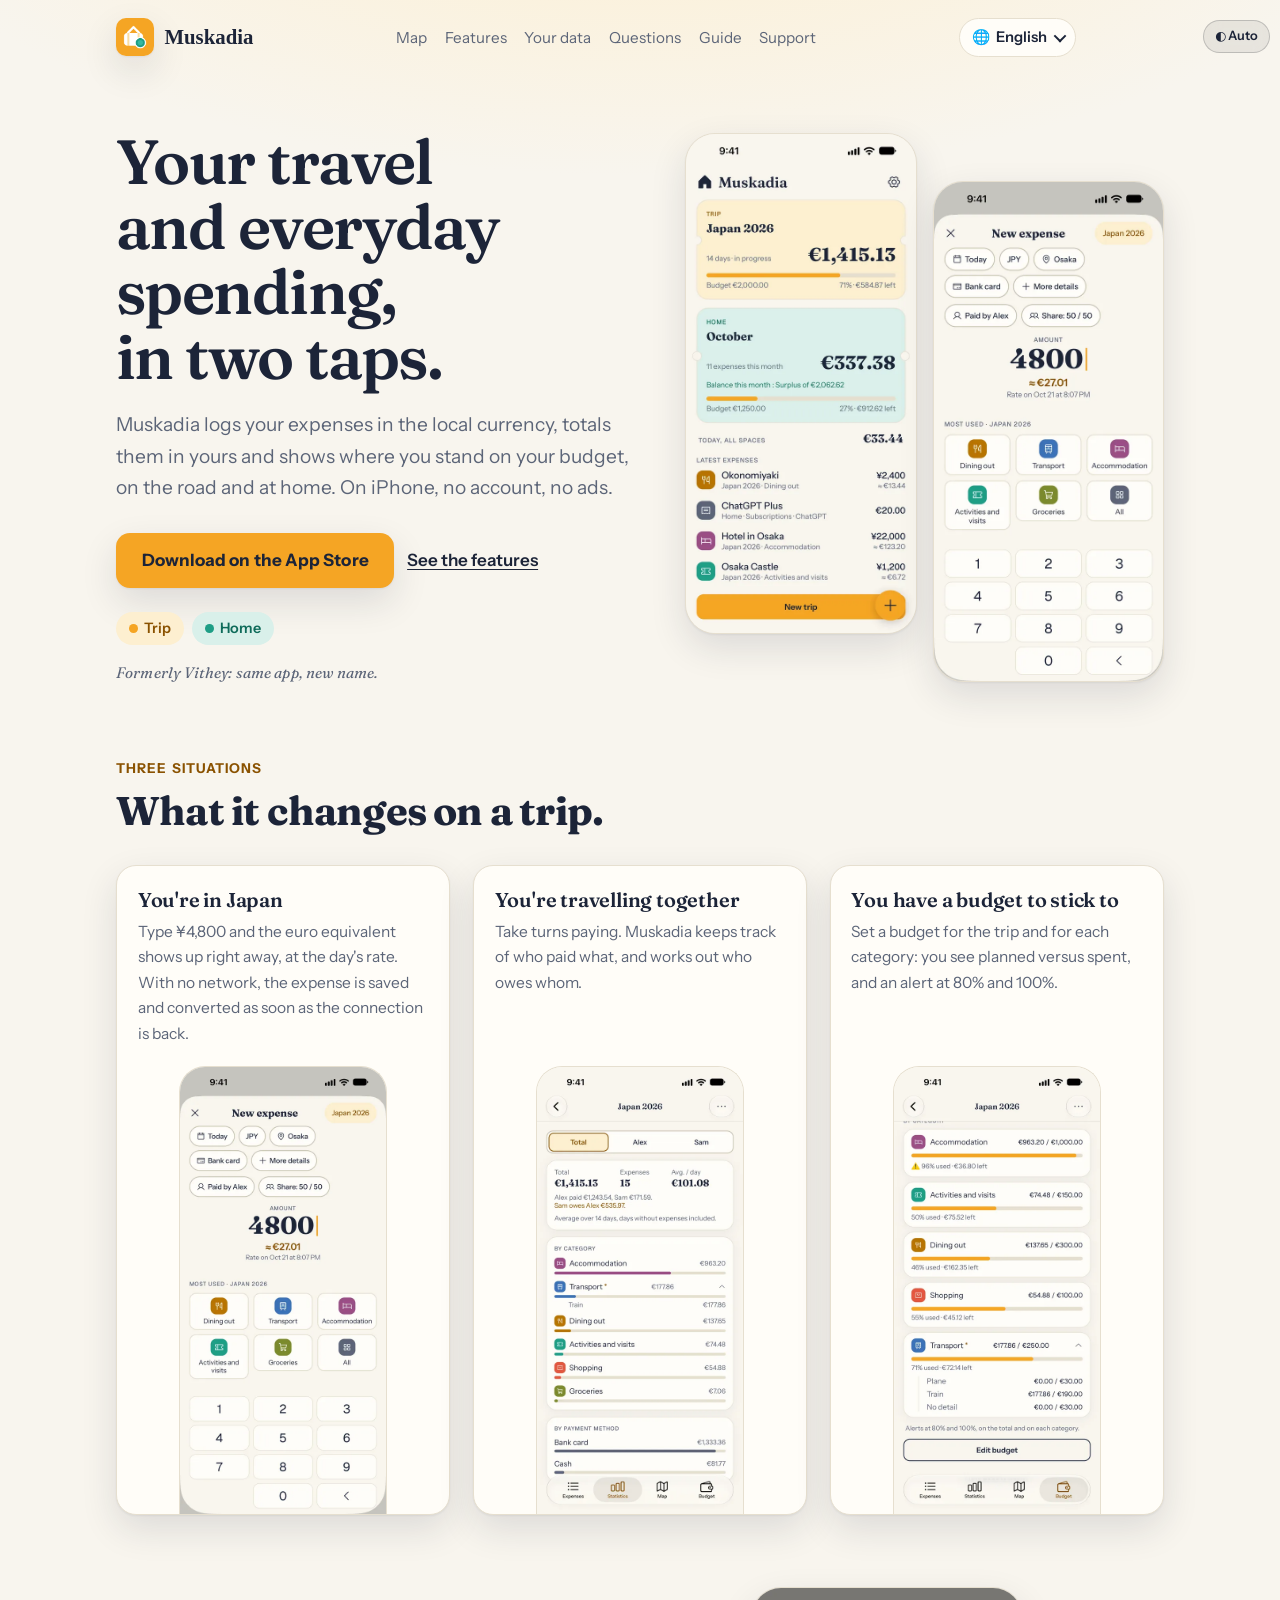
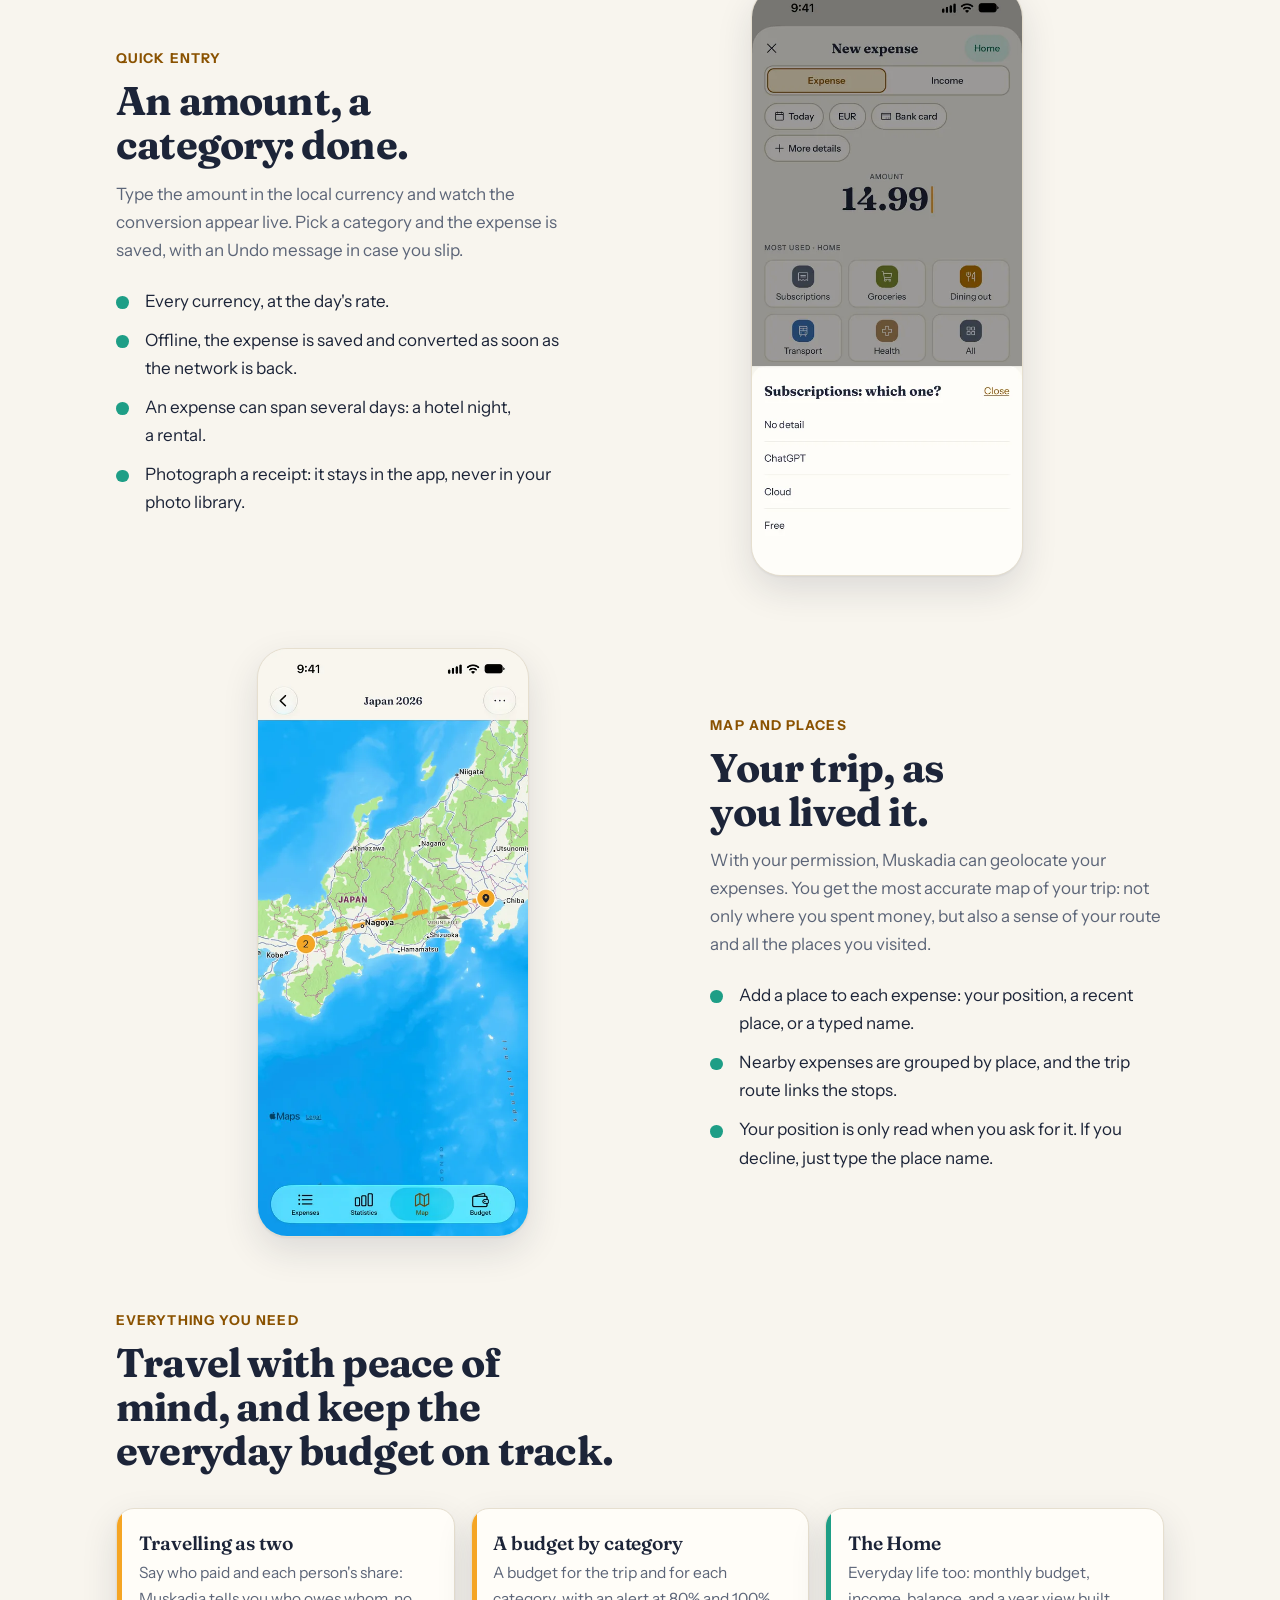
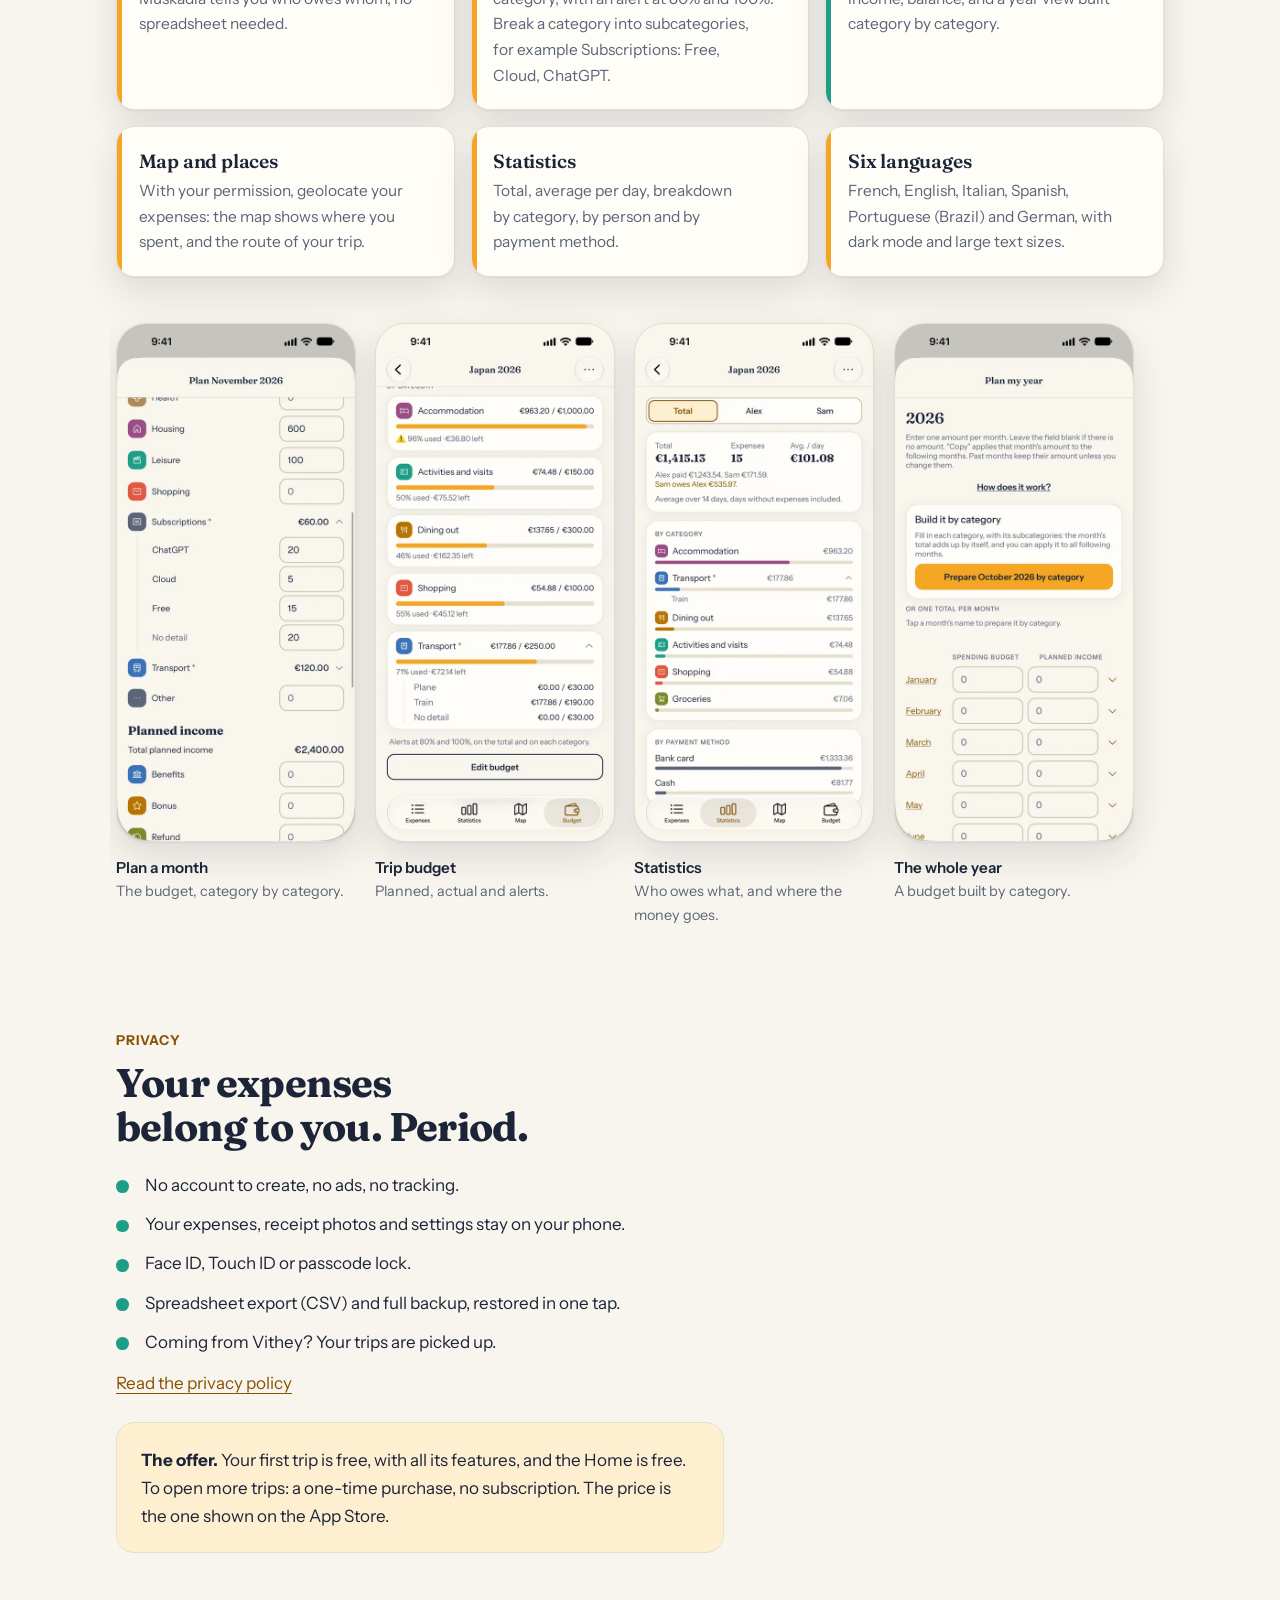
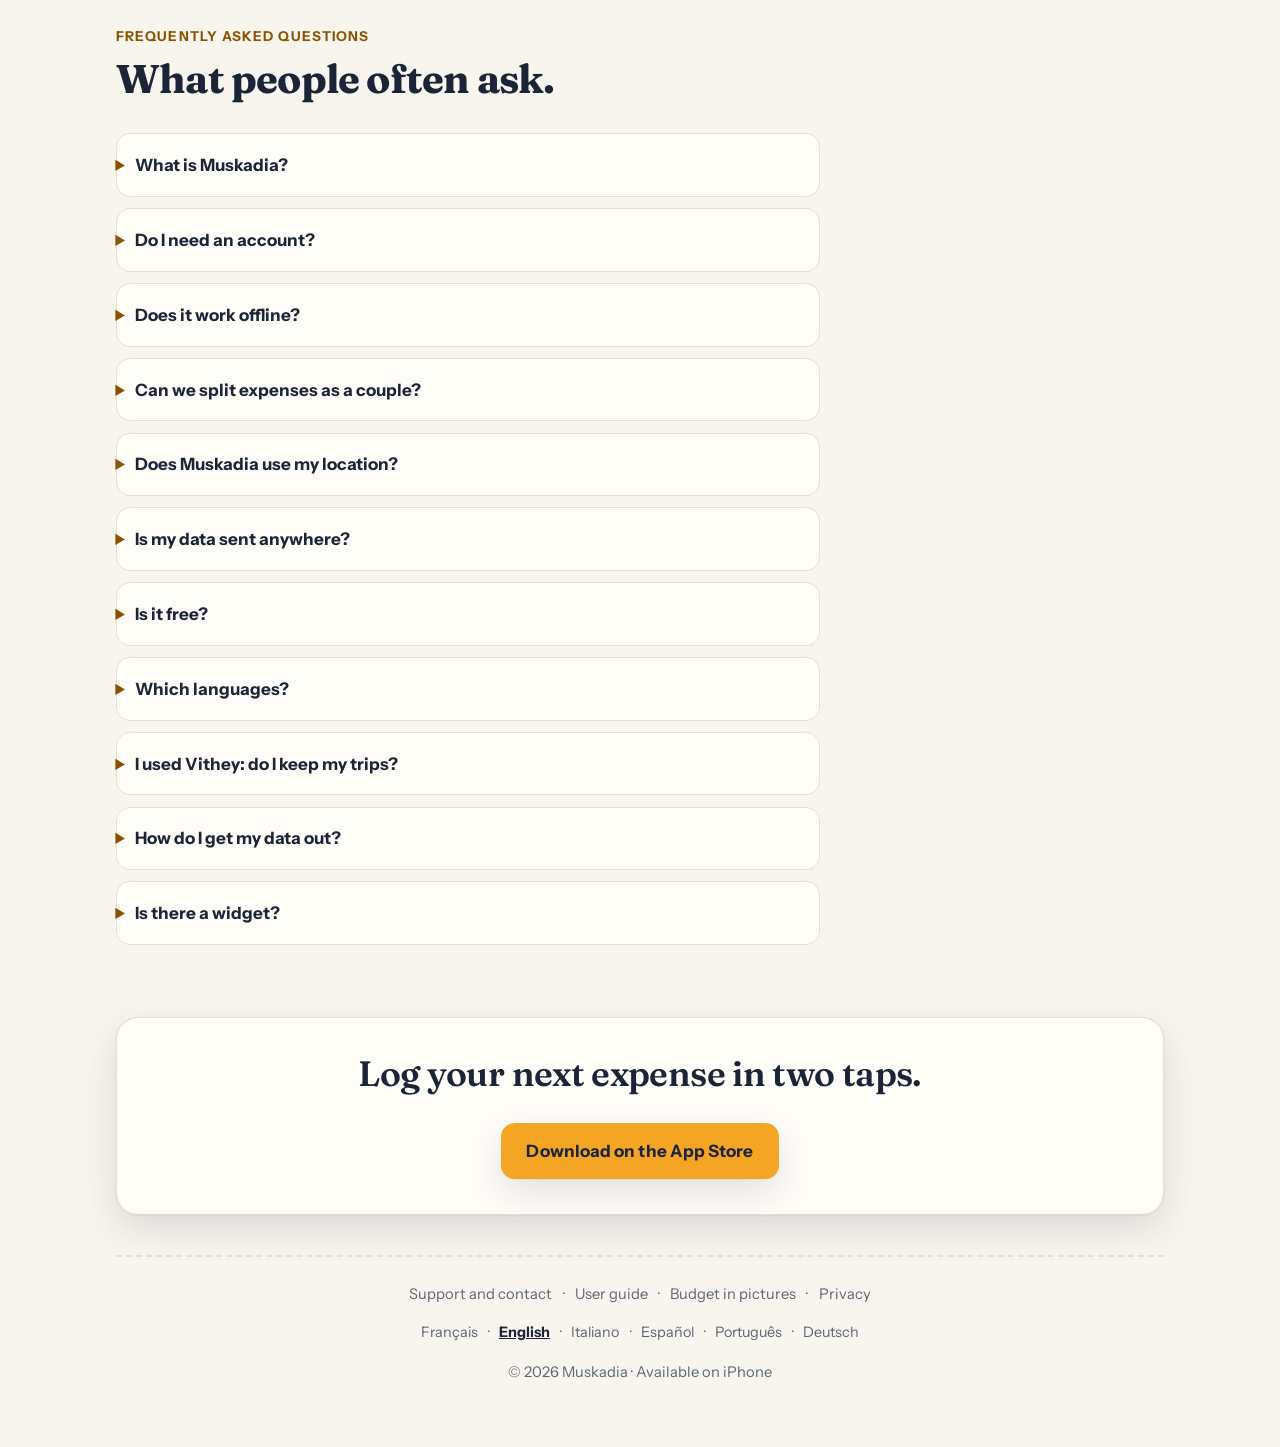
<file: en/index.html>
<!doctype html>
<html lang="en">
<head>
<meta charset="utf-8">
<meta name="viewport" content="width=device-width,initial-scale=1">
<title>Muskadia: travel expenses and home budget on iPhone</title>
<meta name="description" content="Log travel expenses in any currency and track your home budget on iPhone. Split costs for two, see your trip on a map. No account, no ads.">
<link rel="canonical" href="https://muskadia.fr/en/">
<link rel="alternate" hreflang="fr" href="https://muskadia.fr/">
<link rel="alternate" hreflang="en" href="https://muskadia.fr/en/">
<link rel="alternate" hreflang="it" href="https://muskadia.fr/it/">
<link rel="alternate" hreflang="es" href="https://muskadia.fr/es/">
<link rel="alternate" hreflang="pt-BR" href="https://muskadia.fr/pt-br/">
<link rel="alternate" hreflang="de" href="https://muskadia.fr/de/">
<link rel="alternate" hreflang="x-default" href="https://muskadia.fr/en/">
<meta name="apple-itunes-app" content="app-id=6759218602">
<meta name="theme-color" content="#F8F5EE">
<link rel="icon" href="/favicon.png">
<link rel="apple-touch-icon" href="/icon.png">
<meta property="og:type" content="website">
<meta property="og:site_name" content="Muskadia">
<meta property="og:locale" content="en_US">
<meta property="og:locale:alternate" content="fr_FR">
<meta property="og:locale:alternate" content="it_IT">
<meta property="og:locale:alternate" content="es_ES">
<meta property="og:locale:alternate" content="pt_BR">
<meta property="og:locale:alternate" content="de_DE">
<meta property="og:url" content="https://muskadia.fr/en/">
<meta property="og:title" content="Muskadia: travel expenses and home budget on iPhone">
<meta property="og:description" content="Log an expense in two taps, in any currency. Trips, Home, map and budget: everything stays on your iPhone, no account needed.">
<meta property="og:image" content="https://muskadia.fr/img/og-en.png">
<meta property="og:image:width" content="1200">
<meta property="og:image:height" content="630">
<meta property="og:image:alt" content="Muskadia&#x27;s home screen, with a trip and the home budget">
<meta name="twitter:card" content="summary_large_image">
<meta name="twitter:title" content="Muskadia: travel expenses and home budget on iPhone">
<meta name="twitter:description" content="Log an expense in two taps, in any currency. No account, no ads.">
<meta name="twitter:image" content="https://muskadia.fr/img/og-en.png">
<link rel="stylesheet" href="/landing.css?v=20261026a">
<link rel="stylesheet" href="/theme.css?v=20261026a">
<script src="/theme.js"></script>
<script type="application/ld+json">
{
  "@context": "https://schema.org",
  "@type": "MobileApplication",
  "name": "Muskadia",
  "alternateName": "Vithey",
  "url": "https://muskadia.fr/en/",
  "description": "Muskadia logs travel expenses in the local currency, totals them in the user's own, splits costs for two and tracks the home budget. On iPhone, with no account and no ads.",
  "applicationCategory": "TravelApplication",
  "operatingSystem": "iOS",
  "inLanguage": [
    "fr",
    "en",
    "it",
    "es",
    "pt-BR",
    "de"
  ],
  "downloadUrl": "https://apps.apple.com/us/app/muskadia/id6759218602",
  "installUrl": "https://apps.apple.com/us/app/muskadia/id6759218602",
  "image": "https://muskadia.fr/img/og-en.png",
  "screenshot": [
    "https://muskadia.fr/img/en/01-accueil.webp",
    "https://muskadia.fr/img/en/02-saisie.webp",
    "https://muskadia.fr/img/en/04-preparer-mois.webp",
    "https://muskadia.fr/img/en/06-budget-voyage.webp",
    "https://muskadia.fr/img/en/08-carte.webp",
    "https://muskadia.fr/img/en/09-statistiques.webp"
  ],
  "featureList": [
    "Log an expense in two taps",
    "Quick-add widget for the Home Screen and Lock Screen",
    "Expenses in foreign currencies, converted at the day's rate, even offline",
    "Split expenses for two: who paid, each person's share, who owes whom",
    "Budget per trip and per category, with subcategories and alerts at 80% and 100%",
    "The Home: monthly budget, income, balance and a year view",
    "Expense geolocation with the user's permission: map of places and trip route",
    "Receipt photos kept inside the app",
    "Statistics, spreadsheet export and full backup",
    "Face ID, Touch ID or passcode lock",
    "No account, no ads, no tracking"
  ],
  "offers": {
    "@type": "Offer",
    "price": "0",
    "priceCurrency": "EUR",
    "availability": "https://schema.org/InStock"
  }
}
</script>
<script type="application/ld+json">
{
  "@context": "https://schema.org",
  "@type": "FAQPage",
  "inLanguage": "en",
  "mainEntity": [
    {
      "@type": "Question",
      "name": "What is Muskadia?",
      "acceptedAnswer": {
        "@type": "Answer",
        "text": "An iPhone app to log travel expenses in the local currency and track the everyday budget, in a space called the Home. It was called Vithey until 22 October 2026."
      }
    },
    {
      "@type": "Question",
      "name": "Do I need an account?",
      "acceptedAnswer": {
        "@type": "Answer",
        "text": "No. There is no account and no server receiving your expenses: everything is stored on your iPhone."
      }
    },
    {
      "@type": "Question",
      "name": "Does it work offline?",
      "acceptedAnswer": {
        "@type": "Answer",
        "text": "Yes. Without a network, the expense is saved and converted as soon as the connection returns."
      }
    },
    {
      "@type": "Question",
      "name": "Can we split expenses as a couple?",
      "acceptedAnswer": {
        "@type": "Answer",
        "text": "Yes. For each expense you say who paid and each person's share, and Muskadia works out who owes whom."
      }
    },
    {
      "@type": "Question",
      "name": "Does Muskadia use my location?",
      "acceptedAnswer": {
        "@type": "Answer",
        "text": "Only with your permission, and only when you ask for it on an expense. It places the expense on the map and draws your trip's route. If you decline, just type the place name: the app stays fully usable."
      }
    },
    {
      "@type": "Question",
      "name": "Is my data sent anywhere?",
      "acceptedAnswer": {
        "@type": "Answer",
        "text": "Your expenses stay on your phone. The app only downloads a list of exchange rates, without sending any of your data. There are no ads and no tracking tools."
      }
    },
    {
      "@type": "Question",
      "name": "Is it free?",
      "acceptedAnswer": {
        "@type": "Answer",
        "text": "Your first trip is free with all its features, and the Home is free. To open more trips, there is a one-time purchase, no subscription. The price is the one shown on the App Store."
      }
    },
    {
      "@type": "Question",
      "name": "Which languages?",
      "acceptedAnswer": {
        "@type": "Answer",
        "text": "French, English, Italian, Spanish, Portuguese (Brazil) and German."
      }
    },
    {
      "@type": "Question",
      "name": "I used Vithey: do I keep my trips?",
      "acceptedAnswer": {
        "@type": "Answer",
        "text": "Yes. Vithey became Muskadia: it is the same app, and your trips are carried over."
      }
    },
    {
      "@type": "Question",
      "name": "How do I get my data out?",
      "acceptedAnswer": {
        "@type": "Answer",
        "text": "In Settings, export produces a spreadsheet (CSV) and the full backup can be restored in one tap."
      }
    },
    {
      "@type": "Question",
      "name": "Is there a widget?",
      "acceptedAnswer": {
        "@type": "Answer",
        "text": "Yes, since version 2.3: the “Quick add” widget opens the entry screen in one tap, from the Home Screen (small and medium) or the Lock Screen. It neither reads nor sends any of your data."
      }
    }
  ]
}
</script>
</head>
<body>
<div class="wrap">
  <header class="top">
    <a class="brand" href="/en/"><img src="/icon.png" width="38" height="38" alt="">Muskadia</a>
    <nav class="nav" aria-label="Main navigation">
      <a href="#carte">Map</a>
      <a href="#fonctions">Features</a>
      <a href="#donnees">Your data</a>
      <a href="#faq">Questions</a>
      <a href="/guide.html#en">Guide</a>
      <a href="/support.html">Support</a>
    </nav>
    <details class="lang"><summary aria-label="Change language"><span aria-hidden="true">&#127760;</span> English</summary><ul><li><a href="/" hreflang="fr" lang="fr">Français</a></li><li><a href="/en/" hreflang="en" lang="en" aria-current="true">English</a></li><li><a href="/it/" hreflang="it" lang="it">Italiano</a></li><li><a href="/es/" hreflang="es" lang="es">Español</a></li><li><a href="/pt-br/" hreflang="pt-BR" lang="pt-BR">Português</a></li><li><a href="/de/" hreflang="de" lang="de">Deutsch</a></li></ul></details>
  </header>

  <main>
    <div class="hero">
      <div>
        <h1>Your travel and everyday spending, in two taps.</h1>
        <p class="lead">Muskadia logs your expenses in the local currency, totals them in yours and shows where you stand on your budget, on the road and at home. On iPhone, no account, no ads.</p>
        <div class="cta">
          <a class="store" href="https://apps.apple.com/us/app/muskadia/id6759218602?pt=128555405&amp;ct=site-en&amp;mt=8">Download on the App Store</a>
          <a class="ghost" href="#fonctions">See the features</a>
        </div>
        <div class="pills"><span class="pill trip"><i></i>Trip</span><span class="pill home"><i></i>Home</span></div>
        <p class="former">Formerly Vithey: same app, new name.</p>
      </div>
      <div class="phones">
        <img class="phone" src="/img/en/01-accueil.webp" width="520" height="1130" alt="Muskadia&#x27;s home screen: a trip to Japan with its budget, and the Home with this month&#x27;s balance">
        <img class="phone" src="/img/en/02-saisie.webp" width="520" height="1130" alt="Logging an expense of 4,800 yen, converted to euros live">
      </div>
    </div>

    <section id="situations">
      <p class="eyebrow">Three situations</p>
      <h2>What it changes on a trip.</h2>
      <div class="situ">
        <figure class="situ-item"><h3>You&#x27;re in Japan</h3><p>Type ¥4,800 and the euro equivalent shows up right away, at the day&#x27;s rate. With no network, the expense is saved and converted as soon as the connection is back.</p><img class="phone" loading="lazy" src="/img/en/02-saisie.webp" width="520" height="1130" alt="Logging an expense of 4,800 yen, converted to euros live"></figure>
        <figure class="situ-item"><h3>You&#x27;re travelling together</h3><p>Take turns paying. Muskadia keeps track of who paid what, and works out who owes whom.</p><img class="phone" loading="lazy" src="/img/en/09-statistiques.webp" width="520" height="1130" alt="Statistics for a trip for two: total, who owes what, breakdown by category"></figure>
        <figure class="situ-item"><h3>You have a budget to stick to</h3><p>Set a budget for the trip and for each category: you see planned versus spent, and an alert at 80% and 100%.</p><img class="phone" loading="lazy" src="/img/en/06-budget-voyage.webp" width="520" height="1130" alt="A trip budget with a category unfolded into subcategories"></figure>
      </div>
    </section>

    <section id="saisie">
      <div class="split">
        <div>
          <p class="eyebrow">Quick entry</p>
          <h2>An amount, a category: done.</h2>
          <p class="sub">Type the amount in the local currency and watch the conversion appear live. Pick a category and the expense is saved, with an Undo message in case you slip.</p>
          <ul class="ticks">
            <li>Every currency, at the day&#x27;s rate.</li>
            <li>Offline, the expense is saved and converted as soon as the network is back.</li>
            <li>An expense can span several days: a hotel night, a rental.</li>
            <li>Photograph a receipt: it stays in the app, never in your photo library.</li>
          </ul>
        </div>
        <img class="phone" loading="lazy" src="/img/en/03-sous-categorie.webp" width="520" height="1130" alt="Choosing a subcategory while logging a subscription expense">
      </div>
    </section>

    <section id="carte">
      <div class="split rev">
        <img class="phone" loading="lazy" src="/img/en/08-carte.webp" width="520" height="1130" alt="The map of a trip to Japan: expenses grouped by place and linked by the route">
        <div>
          <p class="eyebrow">Map and places</p>
          <h2>Your trip, as you lived it.</h2>
          <p class="sub">With your permission, Muskadia can geolocate your expenses. You get the most accurate map of your trip: not only where you spent money, but also a sense of your route and all the places you visited.</p>
          <ul class="ticks">
            <li>Add a place to each expense: your position, a recent place, or a typed name.</li>
            <li>Nearby expenses are grouped by place, and the trip route links the stops.</li>
            <li>Your position is only read when you ask for it. If you decline, just type the place name.</li>
          </ul>
        </div>
      </div>
    </section>

    <section id="fonctions">
      <p class="eyebrow">Everything you need</p>
      <h2>Travel with peace of mind, and keep the everyday budget on track.</h2>
      <div class="cards">
        <div class="card"><h3>Travelling as two</h3><p>Say who paid and each person&#x27;s share: Muskadia tells you who owes whom, no spreadsheet needed.</p></div>
        <div class="card"><h3>A budget by category</h3><p>A budget for the trip and for each category, with an alert at 80% and 100%. Break a category into subcategories, for example Subscriptions: Free, Cloud, ChatGPT.</p></div>
        <div class="card h"><h3>The Home</h3><p>Everyday life too: monthly budget, income, balance, and a year view built category by category.</p></div>
        <div class="card"><h3>Map and places</h3><p>With your permission, geolocate your expenses: the map shows where you spent, and the route of your trip.</p></div>
        <div class="card"><h3>Statistics</h3><p>Total, average per day, breakdown by category, by person and by payment method.</p></div>
        <div class="card"><h3>Six languages</h3><p>French, English, Italian, Spanish, Portuguese (Brazil) and German, with dark mode and large text sizes.</p></div>
      </div>
      <div class="strip" role="group" aria-label="Screenshots">
        <figure><img class="phone" loading="lazy" src="/img/en/04-preparer-mois.webp" width="520" height="1130" alt="Planning a month: the budget broken down by category and subcategory"><figcaption>Plan a month<span>The budget, category by category.</span></figcaption></figure>
        <figure><img class="phone" loading="lazy" src="/img/en/06-budget-voyage.webp" width="520" height="1130" alt="A trip budget with a category unfolded into subcategories"><figcaption>Trip budget<span>Planned, actual and alerts.</span></figcaption></figure>
        <figure><img class="phone" loading="lazy" src="/img/en/09-statistiques.webp" width="520" height="1130" alt="Statistics for a trip for two: total, who owes what, breakdown by category"><figcaption>Statistics<span>Who owes what, and where the money goes.</span></figcaption></figure>
        <figure><img class="phone" loading="lazy" src="/img/en/10-annee-par-categories.webp" width="520" height="1130" alt="Planning your year: the card for building the budget by category"><figcaption>The whole year<span>A budget built by category.</span></figcaption></figure>
      </div>
    </section>

    <section id="donnees">
      <p class="eyebrow">Privacy</p>
      <h2>Your expenses belong to you. Period.</h2>
      <ul class="ticks">
            <li>No account to create, no ads, no tracking.</li>
            <li>Your expenses, receipt photos and settings stay on your phone.</li>
            <li>Face ID, Touch ID or passcode lock.</li>
            <li>Spreadsheet export (CSV) and full backup, restored in one tap.</li>
            <li>Coming from Vithey? Your trips are picked up.</li>
      </ul>
      <p class="sub"><a href="/privacy.html#en">Read the privacy policy</a></p>
      <div class="offer"><p><strong>The offer.</strong> Your first trip is free, with all its features, and the Home is free. To open more trips: a one-time purchase, no subscription. The price is the one shown on the App Store.</p></div>
    </section>

    <section id="faq">
      <p class="eyebrow">Frequently asked questions</p>
      <h2>What people often ask.</h2>
      <div class="faq">
        <details><summary>What is Muskadia?</summary><p>An iPhone app to log travel expenses in the local currency and track the everyday budget, in a space called the Home. It was called Vithey until 22 October 2026.</p></details>
        <details><summary>Do I need an account?</summary><p>No. There is no account and no server receiving your expenses: everything is stored on your iPhone.</p></details>
        <details><summary>Does it work offline?</summary><p>Yes. Without a network, the expense is saved and converted as soon as the connection returns.</p></details>
        <details><summary>Can we split expenses as a couple?</summary><p>Yes. For each expense you say who paid and each person&#x27;s share, and Muskadia works out who owes whom.</p></details>
        <details><summary>Does Muskadia use my location?</summary><p>Only with your permission, and only when you ask for it on an expense. It places the expense on the map and draws your trip&#x27;s route. If you decline, just type the place name: the app stays fully usable.</p></details>
        <details><summary>Is my data sent anywhere?</summary><p>Your expenses stay on your phone. The app only downloads a list of exchange rates, without sending any of your data. There are no ads and no tracking tools.</p></details>
        <details><summary>Is it free?</summary><p>Your first trip is free with all its features, and the Home is free. To open more trips, there is a one-time purchase, no subscription. The price is the one shown on the App Store.</p></details>
        <details><summary>Which languages?</summary><p>French, English, Italian, Spanish, Portuguese (Brazil) and German.</p></details>
        <details><summary>I used Vithey: do I keep my trips?</summary><p>Yes. Vithey became Muskadia: it is the same app, and your trips are carried over.</p></details>
        <details><summary>How do I get my data out?</summary><p>In Settings, export produces a spreadsheet (CSV) and the full backup can be restored in one tap.</p></details>
        <details><summary>Is there a widget?</summary><p>Yes, since version 2.3: the “Quick add” widget opens the entry screen in one tap, from the Home Screen (small and medium) or the Lock Screen. It neither reads nor sends any of your data.</p></details>
      </div>
    </section>

    <div class="last">
      <h2>Log your next expense in two taps.</h2>
      <div class="cta" style="justify-content:center"><a class="store" href="https://apps.apple.com/us/app/muskadia/id6759218602?pt=128555405&amp;ct=site-en&amp;mt=8">Download on the App Store</a></div>
    </div>
  </main>

  <footer>
    <nav aria-label="Footer">
      <a href="/support.html">Support and contact</a> ·
      <a href="/guide.html#en">User guide</a> ·
      <a href="/budget-en.html">Budget in pictures</a> ·
      <a href="/privacy.html#en">Privacy</a>
    </nav>
    <p class="langs"><a href="/" hreflang="fr" lang="fr">Français</a> · <a href="/en/" hreflang="en" lang="en" aria-current="true">English</a> · <a href="/it/" hreflang="it" lang="it">Italiano</a> · <a href="/es/" hreflang="es" lang="es">Español</a> · <a href="/pt-br/" hreflang="pt-BR" lang="pt-BR">Português</a> · <a href="/de/" hreflang="de" lang="de">Deutsch</a></p>
    <p>© 2026 Muskadia · Available on iPhone</p>
  </footer>
</div>
</body>
</html>
</file>
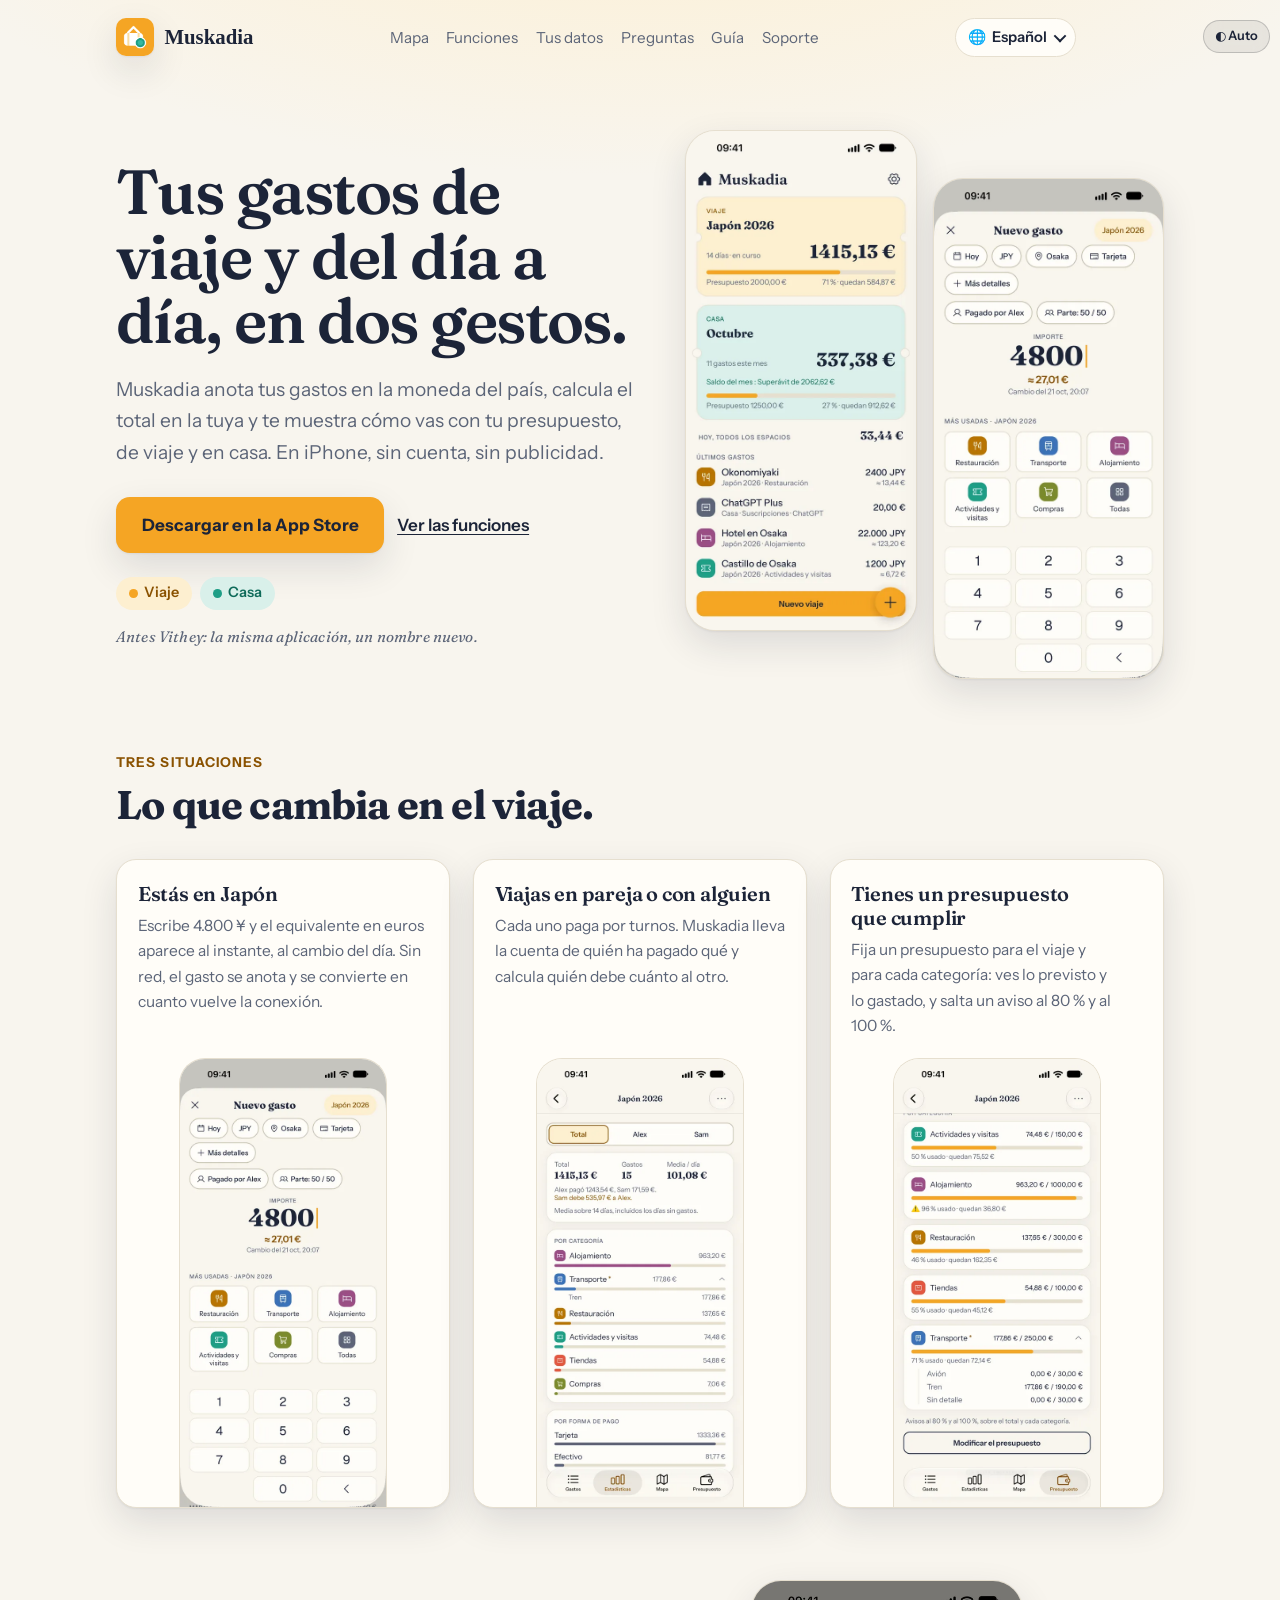
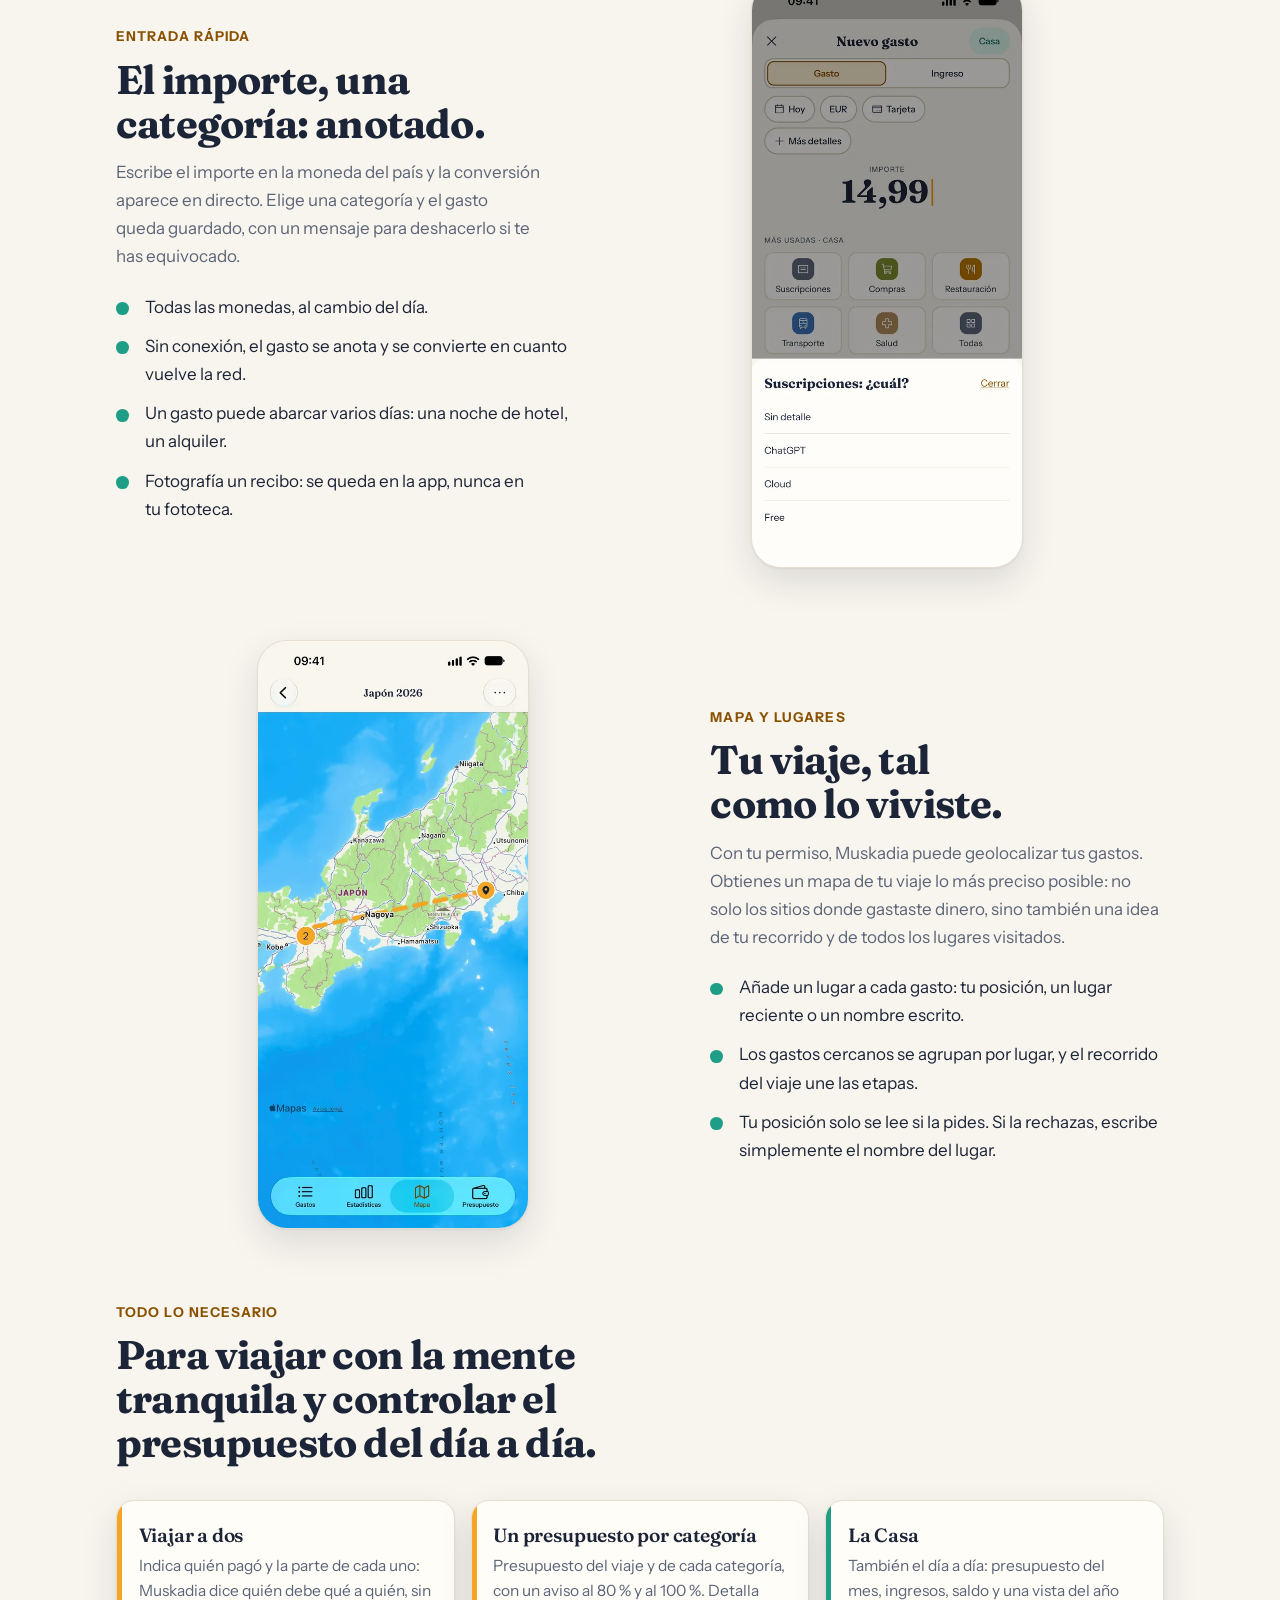
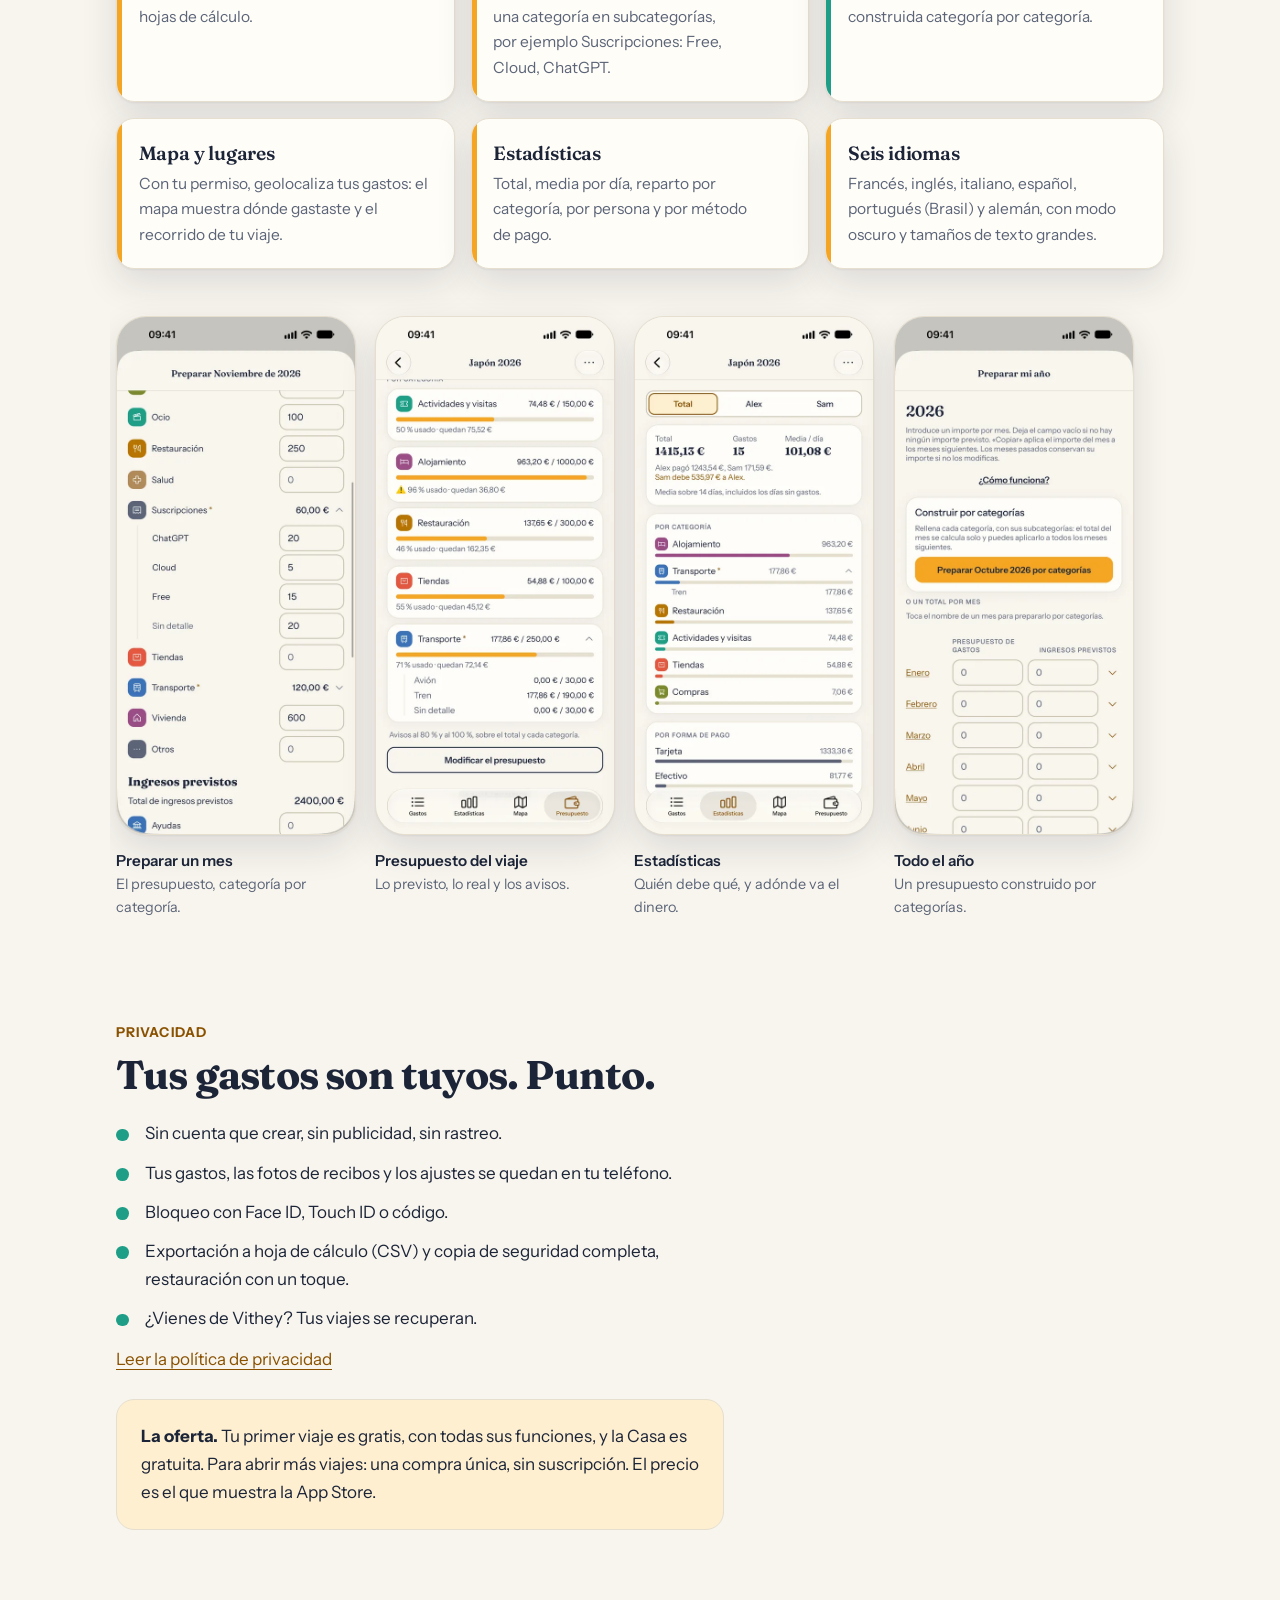
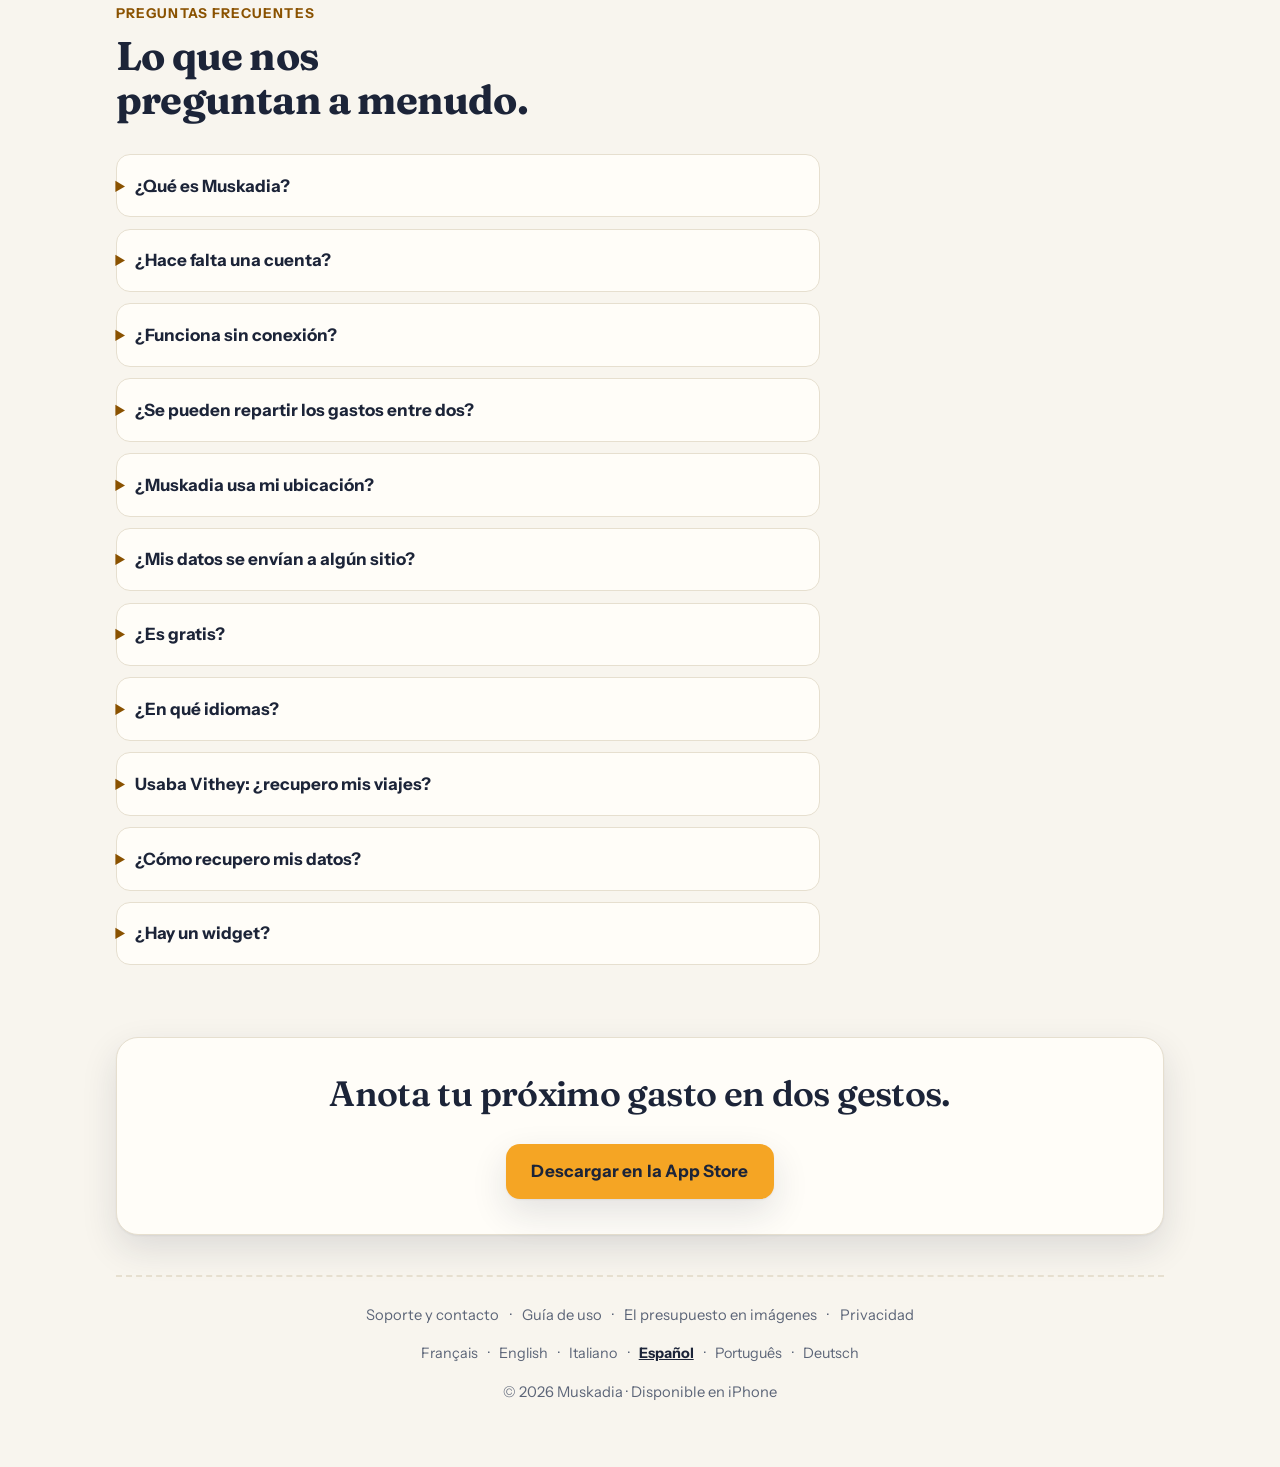
<file: es/index.html>
<!doctype html>
<html lang="es">
<head>
<meta charset="utf-8">
<meta name="viewport" content="width=device-width,initial-scale=1">
<title>Muskadia: gastos de viaje y presupuesto del hogar en iPhone</title>
<meta name="description" content="Anota tus gastos de viaje en cualquier moneda y controla el presupuesto del hogar en iPhone. Gastos a dos, mapa, sin cuenta ni publicidad.">
<link rel="canonical" href="https://muskadia.fr/es/">
<link rel="alternate" hreflang="fr" href="https://muskadia.fr/">
<link rel="alternate" hreflang="en" href="https://muskadia.fr/en/">
<link rel="alternate" hreflang="it" href="https://muskadia.fr/it/">
<link rel="alternate" hreflang="es" href="https://muskadia.fr/es/">
<link rel="alternate" hreflang="pt-BR" href="https://muskadia.fr/pt-br/">
<link rel="alternate" hreflang="de" href="https://muskadia.fr/de/">
<link rel="alternate" hreflang="x-default" href="https://muskadia.fr/en/">
<meta name="apple-itunes-app" content="app-id=6759218602">
<meta name="theme-color" content="#F8F5EE">
<link rel="icon" href="/favicon.png">
<link rel="apple-touch-icon" href="/icon.png">
<meta property="og:type" content="website">
<meta property="og:site_name" content="Muskadia">
<meta property="og:locale" content="es_ES">
<meta property="og:locale:alternate" content="fr_FR">
<meta property="og:locale:alternate" content="en_US">
<meta property="og:locale:alternate" content="it_IT">
<meta property="og:locale:alternate" content="pt_BR">
<meta property="og:locale:alternate" content="de_DE">
<meta property="og:url" content="https://muskadia.fr/es/">
<meta property="og:title" content="Muskadia: gastos de viaje y presupuesto del hogar en iPhone">
<meta property="og:description" content="Anota un gasto en dos gestos, en cualquier moneda. Viajes, Casa, mapa y presupuesto: todo se queda en tu iPhone, sin cuenta.">
<meta property="og:image" content="https://muskadia.fr/img/og-es.png">
<meta property="og:image:width" content="1200">
<meta property="og:image:height" content="630">
<meta property="og:image:alt" content="La pantalla de inicio de Muskadia, con un viaje y el presupuesto del hogar">
<meta name="twitter:card" content="summary_large_image">
<meta name="twitter:title" content="Muskadia: gastos de viaje y presupuesto del hogar en iPhone">
<meta name="twitter:description" content="Anota un gasto en dos gestos, en cualquier moneda. Sin cuenta, sin publicidad.">
<meta name="twitter:image" content="https://muskadia.fr/img/og-es.png">
<link rel="stylesheet" href="/landing.css?v=20261026a">
<link rel="stylesheet" href="/theme.css?v=20261026a">
<script src="/theme.js"></script>
<script type="application/ld+json">
{
  "@context": "https://schema.org",
  "@type": "MobileApplication",
  "name": "Muskadia",
  "alternateName": "Vithey",
  "url": "https://muskadia.fr/es/",
  "description": "Muskadia anota los gastos de viaje en la moneda del país, calcula el total en la del usuario, reparte las cuentas entre dos y controla el presupuesto del hogar. En iPhone, sin cuenta ni publicidad.",
  "applicationCategory": "TravelApplication",
  "operatingSystem": "iOS",
  "inLanguage": [
    "fr",
    "en",
    "it",
    "es",
    "pt-BR",
    "de"
  ],
  "downloadUrl": "https://apps.apple.com/es/app/muskadia/id6759218602",
  "installUrl": "https://apps.apple.com/es/app/muskadia/id6759218602",
  "image": "https://muskadia.fr/img/og-es.png",
  "screenshot": [
    "https://muskadia.fr/img/es/01-accueil.webp",
    "https://muskadia.fr/img/es/02-saisie.webp",
    "https://muskadia.fr/img/es/04-preparer-mois.webp",
    "https://muskadia.fr/img/es/06-budget-voyage.webp",
    "https://muskadia.fr/img/es/08-carte.webp",
    "https://muskadia.fr/img/es/09-statistiques.webp"
  ],
  "featureList": [
    "Anotar un gasto en dos gestos",
    "Widget de entrada rápida para la pantalla de inicio y la de bloqueo",
    "Gastos en moneda extranjera, convertidos al cambio del día, incluso sin conexión",
    "Gastos compartidos entre dos: quién pagó, la parte de cada uno, quién debe qué",
    "Presupuesto por viaje y por categoría, con subcategorías y avisos al 80 % y al 100 %",
    "La Casa: presupuesto del mes, ingresos, saldo y vista del año",
    "Geolocalización de los gastos con el permiso del usuario: mapa de lugares y recorrido del viaje",
    "Fotos de recibos guardadas en la app",
    "Estadísticas, exportación a hoja de cálculo y copia de seguridad completa",
    "Bloqueo con Face ID, Touch ID o código",
    "Sin cuenta, sin publicidad, sin rastreo"
  ],
  "offers": {
    "@type": "Offer",
    "price": "0",
    "priceCurrency": "EUR",
    "availability": "https://schema.org/InStock"
  }
}
</script>
<script type="application/ld+json">
{
  "@context": "https://schema.org",
  "@type": "FAQPage",
  "inLanguage": "es",
  "mainEntity": [
    {
      "@type": "Question",
      "name": "¿Qué es Muskadia?",
      "acceptedAnswer": {
        "@type": "Answer",
        "text": "Una aplicación para iPhone para anotar los gastos de viaje en la moneda del país y seguir el presupuesto del día a día, en un espacio llamado la Casa. Se llamaba Vithey hasta el 22 de octubre de 2026."
      }
    },
    {
      "@type": "Question",
      "name": "¿Hace falta una cuenta?",
      "acceptedAnswer": {
        "@type": "Answer",
        "text": "No. No hay cuenta ni un servidor que reciba tus gastos: todo se guarda en tu iPhone."
      }
    },
    {
      "@type": "Question",
      "name": "¿Funciona sin conexión?",
      "acceptedAnswer": {
        "@type": "Answer",
        "text": "Sí. Sin red, el gasto se anota y se convierte en cuanto vuelve la conexión."
      }
    },
    {
      "@type": "Question",
      "name": "¿Se pueden repartir los gastos entre dos?",
      "acceptedAnswer": {
        "@type": "Answer",
        "text": "Sí. En cada gasto indicas quién pagó y la parte de cada uno, y Muskadia calcula quién debe qué a quién."
      }
    },
    {
      "@type": "Question",
      "name": "¿Muskadia usa mi ubicación?",
      "acceptedAnswer": {
        "@type": "Answer",
        "text": "Solo con tu permiso y solo cuando la pides para un gasto. Sirve para situar el gasto en el mapa y dibujar el recorrido de tu viaje. Si la rechazas, escribe simplemente el nombre del lugar: la app sigue siendo utilizable."
      }
    },
    {
      "@type": "Question",
      "name": "¿Mis datos se envían a algún sitio?",
      "acceptedAnswer": {
        "@type": "Answer",
        "text": "Tus gastos se quedan en tu teléfono. La app solo descarga una lista de tipos de cambio, sin enviar nada de tus datos. No hay publicidad ni herramientas de rastreo."
      }
    },
    {
      "@type": "Question",
      "name": "¿Es gratis?",
      "acceptedAnswer": {
        "@type": "Answer",
        "text": "El primer viaje es gratis con todas sus funciones, y la Casa es gratuita. Para abrir más viajes hay una compra única, sin suscripción. El precio es el que muestra la App Store."
      }
    },
    {
      "@type": "Question",
      "name": "¿En qué idiomas?",
      "acceptedAnswer": {
        "@type": "Answer",
        "text": "En francés, inglés, italiano, español, portugués (Brasil) y alemán."
      }
    },
    {
      "@type": "Question",
      "name": "Usaba Vithey: ¿recupero mis viajes?",
      "acceptedAnswer": {
        "@type": "Answer",
        "text": "Sí. Vithey se ha convertido en Muskadia: es la misma aplicación y tus viajes se recuperan."
      }
    },
    {
      "@type": "Question",
      "name": "¿Cómo recupero mis datos?",
      "acceptedAnswer": {
        "@type": "Answer",
        "text": "En los ajustes, la exportación genera una hoja de cálculo (CSV) y la copia de seguridad completa se puede restaurar con un toque."
      }
    },
    {
      "@type": "Question",
      "name": "¿Hay un widget?",
      "acceptedAnswer": {
        "@type": "Answer",
        "text": "Sí, desde la versión 2.3: el widget «Gasto rápido» abre la entrada del gasto con un toque, desde la pantalla de inicio (formatos pequeño y mediano) o la pantalla de bloqueo. No lee ni envía ninguno de tus datos."
      }
    }
  ]
}
</script>
</head>
<body>
<div class="wrap">
  <header class="top">
    <a class="brand" href="/es/"><img src="/icon.png" width="38" height="38" alt="">Muskadia</a>
    <nav class="nav" aria-label="Navegación principal">
      <a href="#carte">Mapa</a>
      <a href="#fonctions">Funciones</a>
      <a href="#donnees">Tus datos</a>
      <a href="#faq">Preguntas</a>
      <a href="/guide.html#es">Guía</a>
      <a href="/support.html">Soporte</a>
    </nav>
    <details class="lang"><summary aria-label="Cambiar de idioma"><span aria-hidden="true">&#127760;</span> Español</summary><ul><li><a href="/" hreflang="fr" lang="fr">Français</a></li><li><a href="/en/" hreflang="en" lang="en">English</a></li><li><a href="/it/" hreflang="it" lang="it">Italiano</a></li><li><a href="/es/" hreflang="es" lang="es" aria-current="true">Español</a></li><li><a href="/pt-br/" hreflang="pt-BR" lang="pt-BR">Português</a></li><li><a href="/de/" hreflang="de" lang="de">Deutsch</a></li></ul></details>
  </header>

  <main>
    <div class="hero">
      <div>
        <h1>Tus gastos de viaje y del día a día, en dos gestos.</h1>
        <p class="lead">Muskadia anota tus gastos en la moneda del país, calcula el total en la tuya y te muestra cómo vas con tu presupuesto, de viaje y en casa. En iPhone, sin cuenta, sin publicidad.</p>
        <div class="cta">
          <a class="store" href="https://apps.apple.com/es/app/muskadia/id6759218602?pt=128555405&amp;ct=site-es&amp;mt=8">Descargar en la App Store</a>
          <a class="ghost" href="#fonctions">Ver las funciones</a>
        </div>
        <div class="pills"><span class="pill trip"><i></i>Viaje</span><span class="pill home"><i></i>Casa</span></div>
        <p class="former">Antes Vithey: la misma aplicación, un nombre nuevo.</p>
      </div>
      <div class="phones">
        <img class="phone" src="/img/es/01-accueil.webp" width="520" height="1130" alt="La pantalla de inicio de Muskadia: un viaje a Japón con su presupuesto, y la Casa con el saldo del mes">
        <img class="phone" src="/img/es/02-saisie.webp" width="520" height="1130" alt="Anotando un gasto de 4.800 yenes, convertido a euros en directo">
      </div>
    </div>

    <section id="situations">
      <p class="eyebrow">Tres situaciones</p>
      <h2>Lo que cambia en el viaje.</h2>
      <div class="situ">
        <figure class="situ-item"><h3>Estás en Japón</h3><p>Escribe 4.800 ¥ y el equivalente en euros aparece al instante, al cambio del día. Sin red, el gasto se anota y se convierte en cuanto vuelve la conexión.</p><img class="phone" loading="lazy" src="/img/es/02-saisie.webp" width="520" height="1130" alt="Anotando un gasto de 4.800 yenes, convertido a euros en directo"></figure>
        <figure class="situ-item"><h3>Viajas en pareja o con alguien</h3><p>Cada uno paga por turnos. Muskadia lleva la cuenta de quién ha pagado qué y calcula quién debe cuánto al otro.</p><img class="phone" loading="lazy" src="/img/es/09-statistiques.webp" width="520" height="1130" alt="Las estadísticas de un viaje a dos: total, quién debe qué, reparto por categoría"></figure>
        <figure class="situ-item"><h3>Tienes un presupuesto que cumplir</h3><p>Fija un presupuesto para el viaje y para cada categoría: ves lo previsto y lo gastado, y salta un aviso al 80 % y al 100 %.</p><img class="phone" loading="lazy" src="/img/es/06-budget-voyage.webp" width="520" height="1130" alt="El presupuesto de un viaje con una categoría desplegada en subcategorías"></figure>
      </div>
    </section>

    <section id="saisie">
      <div class="split">
        <div>
          <p class="eyebrow">Entrada rápida</p>
          <h2>El importe, una categoría: anotado.</h2>
          <p class="sub">Escribe el importe en la moneda del país y la conversión aparece en directo. Elige una categoría y el gasto queda guardado, con un mensaje para deshacerlo si te has equivocado.</p>
          <ul class="ticks">
            <li>Todas las monedas, al cambio del día.</li>
            <li>Sin conexión, el gasto se anota y se convierte en cuanto vuelve la red.</li>
            <li>Un gasto puede abarcar varios días: una noche de hotel, un alquiler.</li>
            <li>Fotografía un recibo: se queda en la app, nunca en tu fototeca.</li>
          </ul>
        </div>
        <img class="phone" loading="lazy" src="/img/es/03-sous-categorie.webp" width="520" height="1130" alt="Elegir una subcategoría al anotar un gasto de suscripción">
      </div>
    </section>

    <section id="carte">
      <div class="split rev">
        <img class="phone" loading="lazy" src="/img/es/08-carte.webp" width="520" height="1130" alt="El mapa de un viaje a Japón: los gastos agrupados por lugar, unidos por el recorrido">
        <div>
          <p class="eyebrow">Mapa y lugares</p>
          <h2>Tu viaje, tal como lo viviste.</h2>
          <p class="sub">Con tu permiso, Muskadia puede geolocalizar tus gastos. Obtienes un mapa de tu viaje lo más preciso posible: no solo los sitios donde gastaste dinero, sino también una idea de tu recorrido y de todos los lugares visitados.</p>
          <ul class="ticks">
            <li>Añade un lugar a cada gasto: tu posición, un lugar reciente o un nombre escrito.</li>
            <li>Los gastos cercanos se agrupan por lugar, y el recorrido del viaje une las etapas.</li>
            <li>Tu posición solo se lee si la pides. Si la rechazas, escribe simplemente el nombre del lugar.</li>
          </ul>
        </div>
      </div>
    </section>

    <section id="fonctions">
      <p class="eyebrow">Todo lo necesario</p>
      <h2>Para viajar con la mente tranquila y controlar el presupuesto del día a día.</h2>
      <div class="cards">
        <div class="card"><h3>Viajar a dos</h3><p>Indica quién pagó y la parte de cada uno: Muskadia dice quién debe qué a quién, sin hojas de cálculo.</p></div>
        <div class="card"><h3>Un presupuesto por categoría</h3><p>Presupuesto del viaje y de cada categoría, con un aviso al 80 % y al 100 %. Detalla una categoría en subcategorías, por ejemplo Suscripciones: Free, Cloud, ChatGPT.</p></div>
        <div class="card h"><h3>La Casa</h3><p>También el día a día: presupuesto del mes, ingresos, saldo y una vista del año construida categoría por categoría.</p></div>
        <div class="card"><h3>Mapa y lugares</h3><p>Con tu permiso, geolocaliza tus gastos: el mapa muestra dónde gastaste y el recorrido de tu viaje.</p></div>
        <div class="card"><h3>Estadísticas</h3><p>Total, media por día, reparto por categoría, por persona y por método de pago.</p></div>
        <div class="card"><h3>Seis idiomas</h3><p>Francés, inglés, italiano, español, portugués (Brasil) y alemán, con modo oscuro y tamaños de texto grandes.</p></div>
      </div>
      <div class="strip" role="group" aria-label="Capturas de pantalla">
        <figure><img class="phone" loading="lazy" src="/img/es/04-preparer-mois.webp" width="520" height="1130" alt="Preparar un mes: el presupuesto detallado por categoría y subcategoría"><figcaption>Preparar un mes<span>El presupuesto, categoría por categoría.</span></figcaption></figure>
        <figure><img class="phone" loading="lazy" src="/img/es/06-budget-voyage.webp" width="520" height="1130" alt="El presupuesto de un viaje con una categoría desplegada en subcategorías"><figcaption>Presupuesto del viaje<span>Lo previsto, lo real y los avisos.</span></figcaption></figure>
        <figure><img class="phone" loading="lazy" src="/img/es/09-statistiques.webp" width="520" height="1130" alt="Las estadísticas de un viaje a dos: total, quién debe qué, reparto por categoría"><figcaption>Estadísticas<span>Quién debe qué, y adónde va el dinero.</span></figcaption></figure>
        <figure><img class="phone" loading="lazy" src="/img/es/10-annee-par-categories.webp" width="520" height="1130" alt="Preparar el año: la tarjeta para construir el presupuesto por categorías"><figcaption>Todo el año<span>Un presupuesto construido por categorías.</span></figcaption></figure>
      </div>
    </section>

    <section id="donnees">
      <p class="eyebrow">Privacidad</p>
      <h2>Tus gastos son tuyos. Punto.</h2>
      <ul class="ticks">
            <li>Sin cuenta que crear, sin publicidad, sin rastreo.</li>
            <li>Tus gastos, las fotos de recibos y los ajustes se quedan en tu teléfono.</li>
            <li>Bloqueo con Face ID, Touch ID o código.</li>
            <li>Exportación a hoja de cálculo (CSV) y copia de seguridad completa, restauración con un toque.</li>
            <li>¿Vienes de Vithey? Tus viajes se recuperan.</li>
      </ul>
      <p class="sub"><a href="/privacy.html#es">Leer la política de privacidad</a></p>
      <div class="offer"><p><strong>La oferta.</strong> Tu primer viaje es gratis, con todas sus funciones, y la Casa es gratuita. Para abrir más viajes: una compra única, sin suscripción. El precio es el que muestra la App Store.</p></div>
    </section>

    <section id="faq">
      <p class="eyebrow">Preguntas frecuentes</p>
      <h2>Lo que nos preguntan a menudo.</h2>
      <div class="faq">
        <details><summary>¿Qué es Muskadia?</summary><p>Una aplicación para iPhone para anotar los gastos de viaje en la moneda del país y seguir el presupuesto del día a día, en un espacio llamado la Casa. Se llamaba Vithey hasta el 22 de octubre de 2026.</p></details>
        <details><summary>¿Hace falta una cuenta?</summary><p>No. No hay cuenta ni un servidor que reciba tus gastos: todo se guarda en tu iPhone.</p></details>
        <details><summary>¿Funciona sin conexión?</summary><p>Sí. Sin red, el gasto se anota y se convierte en cuanto vuelve la conexión.</p></details>
        <details><summary>¿Se pueden repartir los gastos entre dos?</summary><p>Sí. En cada gasto indicas quién pagó y la parte de cada uno, y Muskadia calcula quién debe qué a quién.</p></details>
        <details><summary>¿Muskadia usa mi ubicación?</summary><p>Solo con tu permiso y solo cuando la pides para un gasto. Sirve para situar el gasto en el mapa y dibujar el recorrido de tu viaje. Si la rechazas, escribe simplemente el nombre del lugar: la app sigue siendo utilizable.</p></details>
        <details><summary>¿Mis datos se envían a algún sitio?</summary><p>Tus gastos se quedan en tu teléfono. La app solo descarga una lista de tipos de cambio, sin enviar nada de tus datos. No hay publicidad ni herramientas de rastreo.</p></details>
        <details><summary>¿Es gratis?</summary><p>El primer viaje es gratis con todas sus funciones, y la Casa es gratuita. Para abrir más viajes hay una compra única, sin suscripción. El precio es el que muestra la App Store.</p></details>
        <details><summary>¿En qué idiomas?</summary><p>En francés, inglés, italiano, español, portugués (Brasil) y alemán.</p></details>
        <details><summary>Usaba Vithey: ¿recupero mis viajes?</summary><p>Sí. Vithey se ha convertido en Muskadia: es la misma aplicación y tus viajes se recuperan.</p></details>
        <details><summary>¿Cómo recupero mis datos?</summary><p>En los ajustes, la exportación genera una hoja de cálculo (CSV) y la copia de seguridad completa se puede restaurar con un toque.</p></details>
        <details><summary>¿Hay un widget?</summary><p>Sí, desde la versión 2.3: el widget «Gasto rápido» abre la entrada del gasto con un toque, desde la pantalla de inicio (formatos pequeño y mediano) o la pantalla de bloqueo. No lee ni envía ninguno de tus datos.</p></details>
      </div>
    </section>

    <div class="last">
      <h2>Anota tu próximo gasto en dos gestos.</h2>
      <div class="cta" style="justify-content:center"><a class="store" href="https://apps.apple.com/es/app/muskadia/id6759218602?pt=128555405&amp;ct=site-es&amp;mt=8">Descargar en la App Store</a></div>
    </div>
  </main>

  <footer>
    <nav aria-label="Pie de página">
      <a href="/support.html">Soporte y contacto</a> ·
      <a href="/guide.html#es">Guía de uso</a> ·
      <a href="/budget-es.html">El presupuesto en imágenes</a> ·
      <a href="/privacy.html#es">Privacidad</a>
    </nav>
    <p class="langs"><a href="/" hreflang="fr" lang="fr">Français</a> · <a href="/en/" hreflang="en" lang="en">English</a> · <a href="/it/" hreflang="it" lang="it">Italiano</a> · <a href="/es/" hreflang="es" lang="es" aria-current="true">Español</a> · <a href="/pt-br/" hreflang="pt-BR" lang="pt-BR">Português</a> · <a href="/de/" hreflang="de" lang="de">Deutsch</a></p>
    <p>© 2026 Muskadia · Disponible en iPhone</p>
  </footer>
</div>
</body>
</html>
</file>
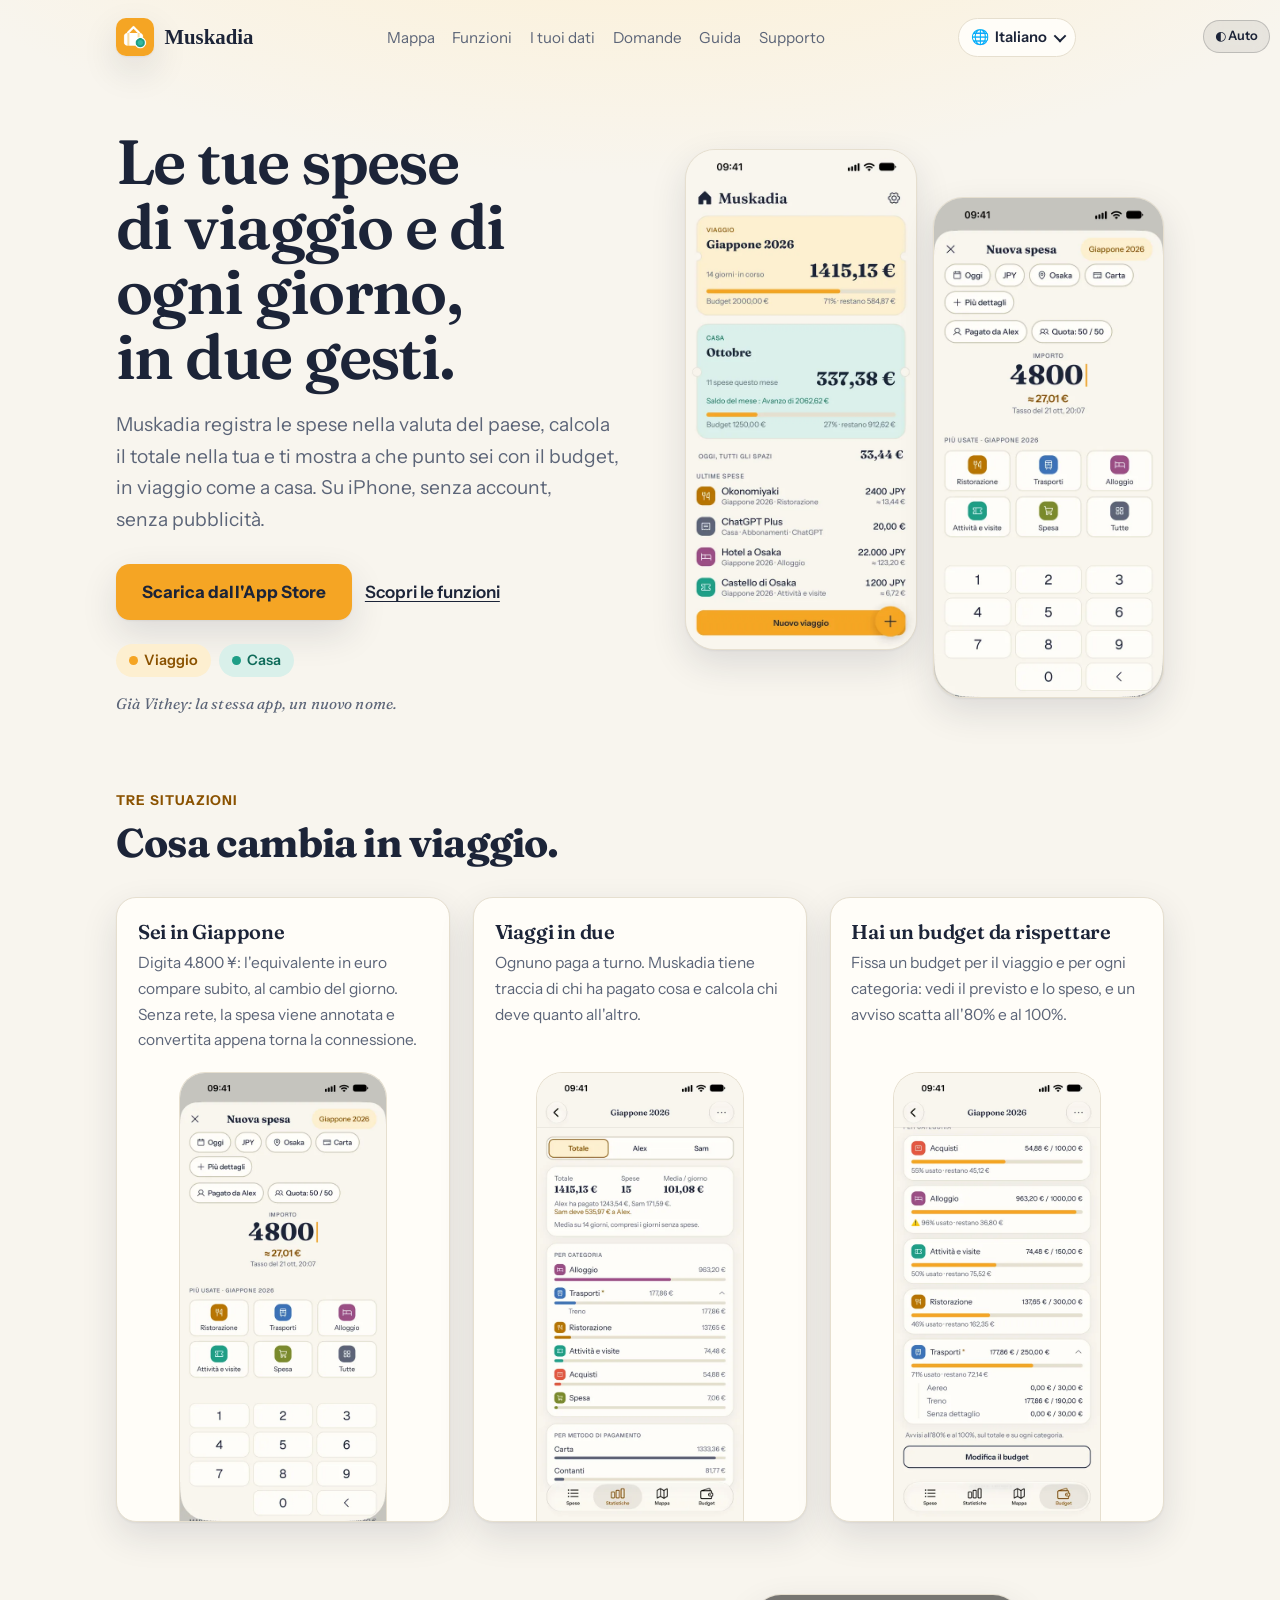
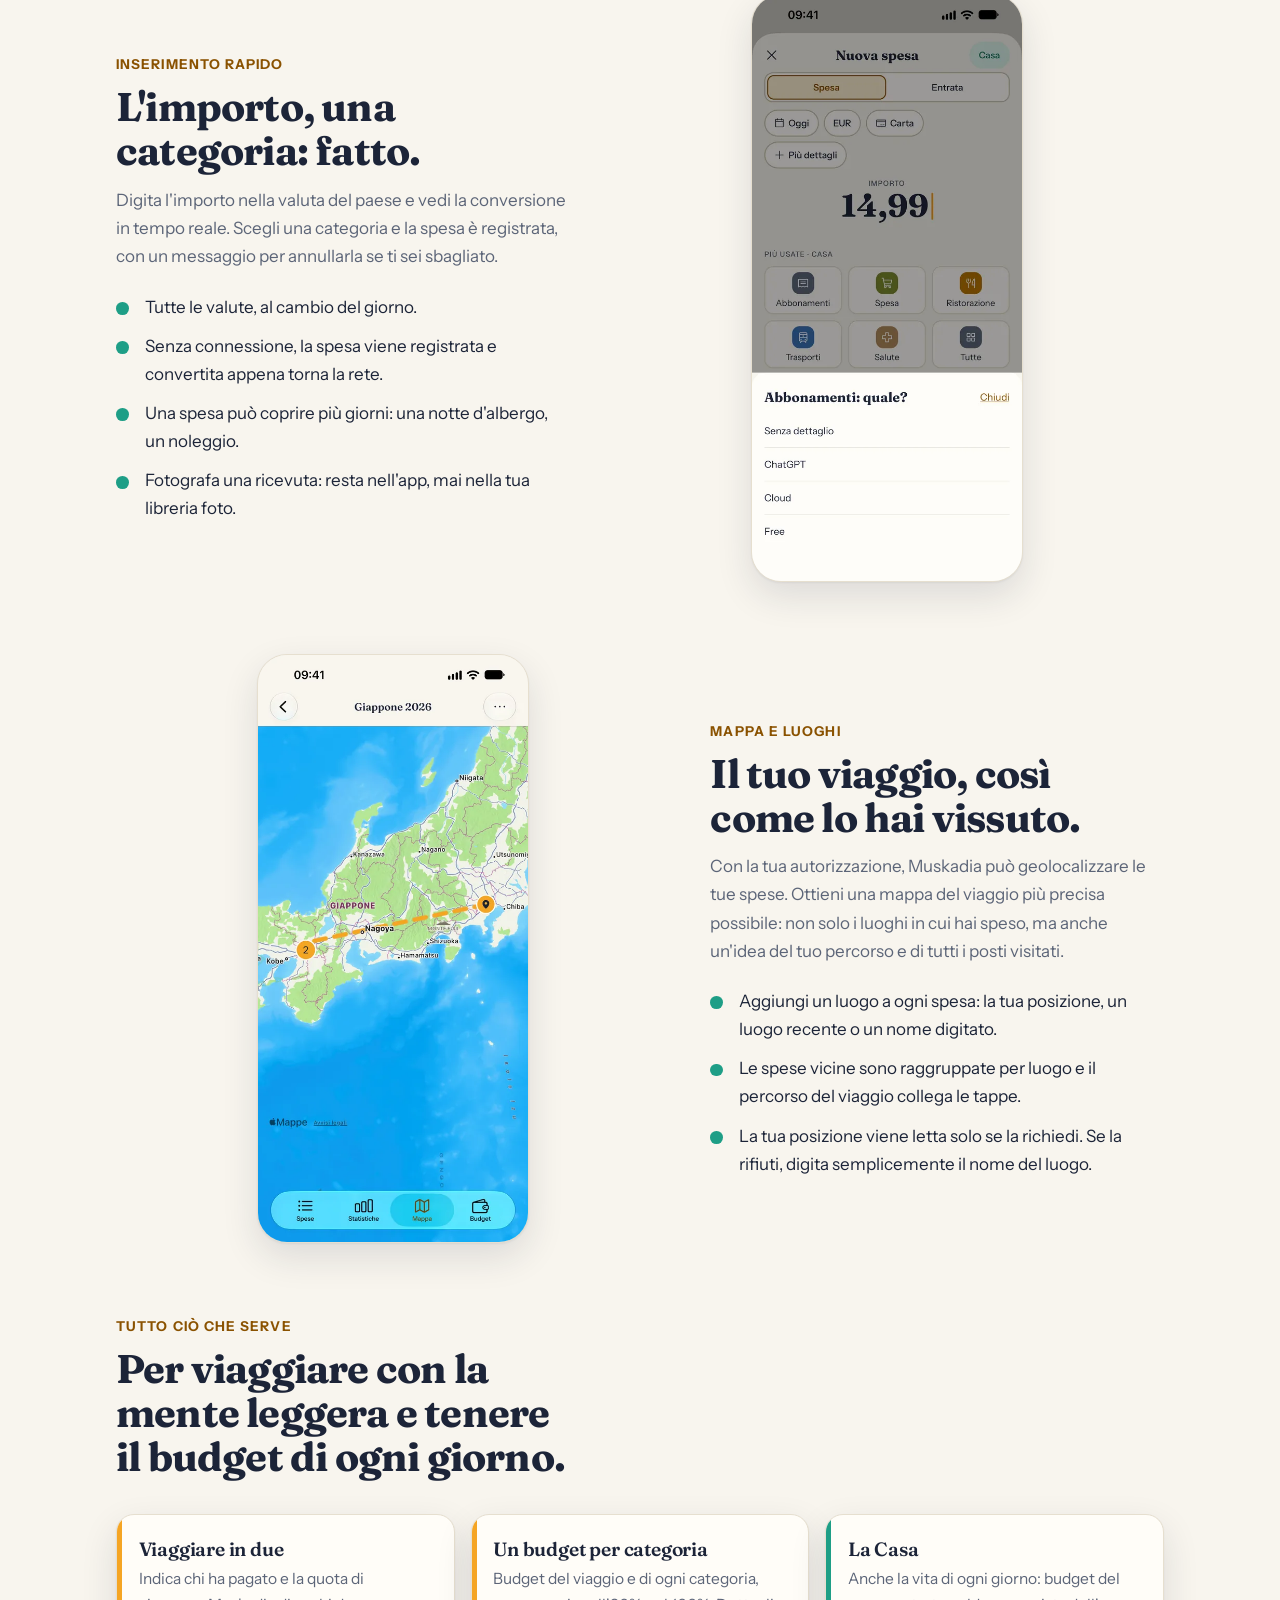
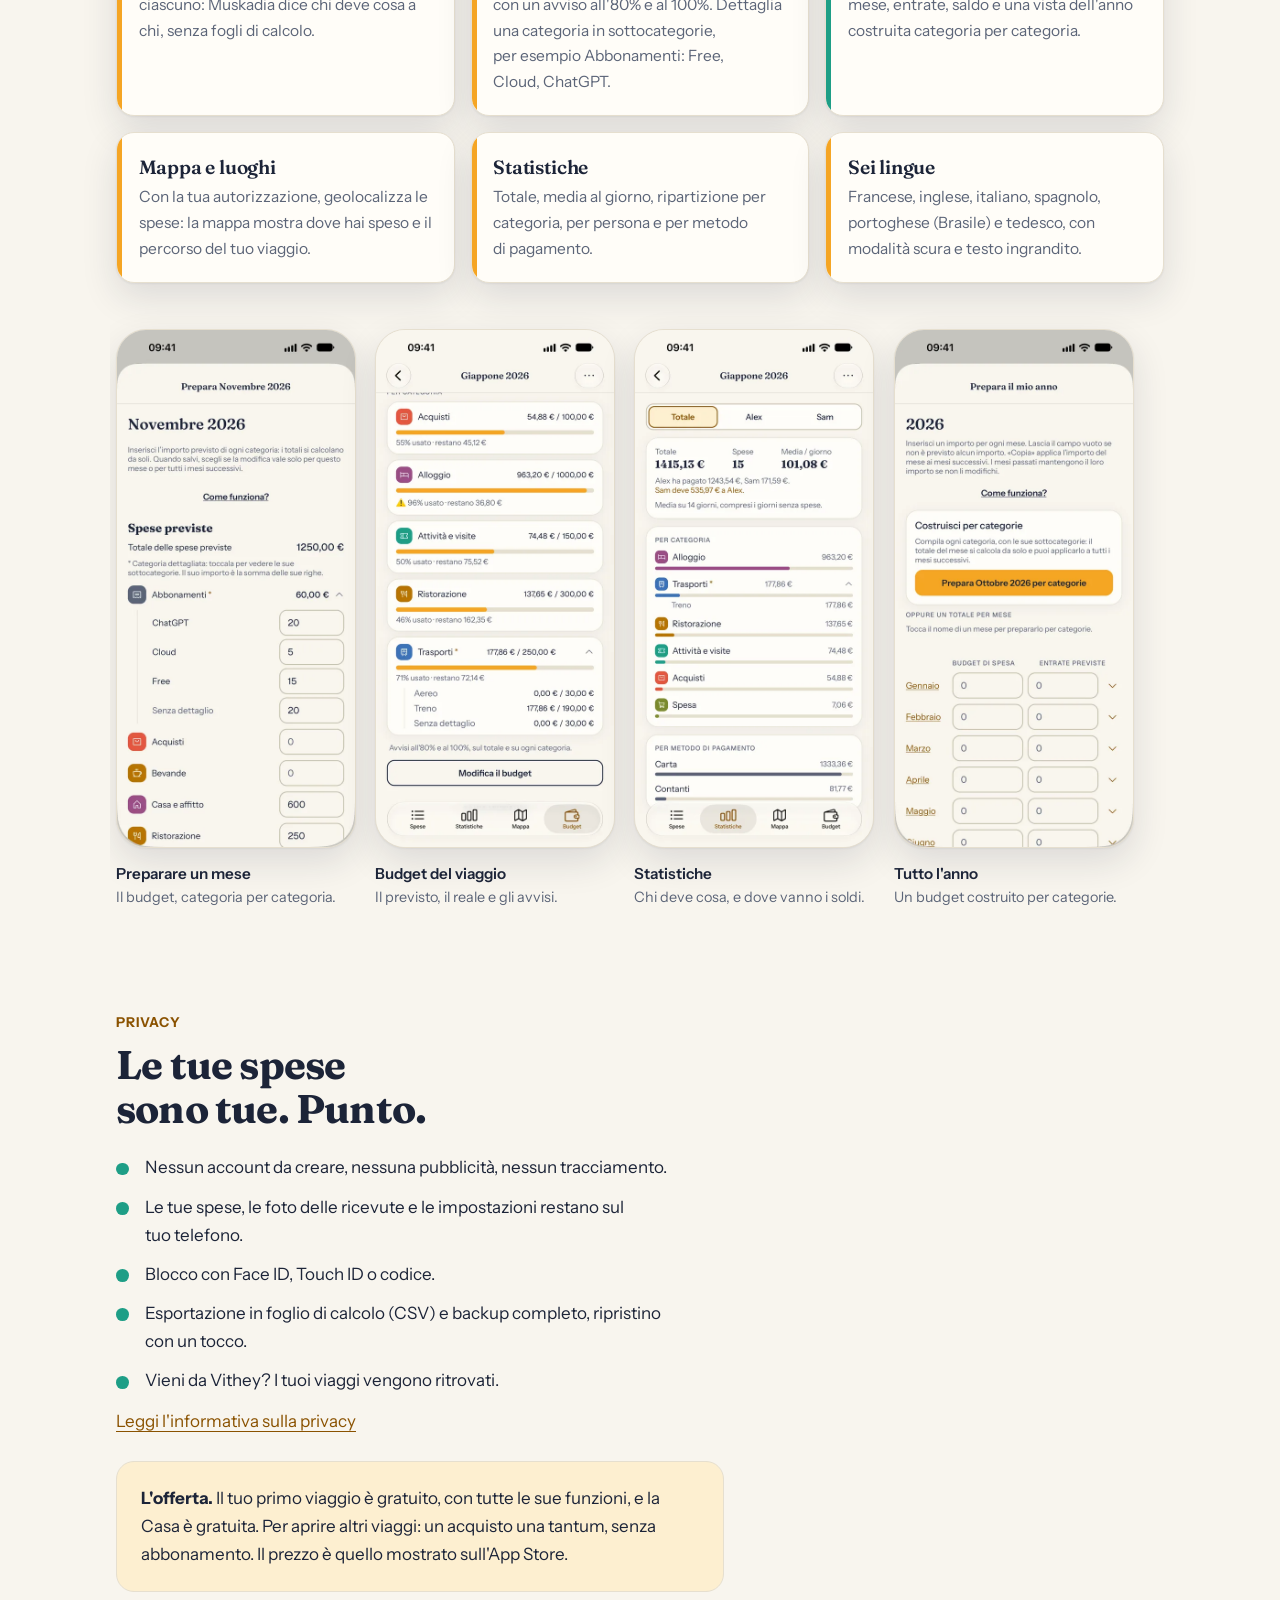
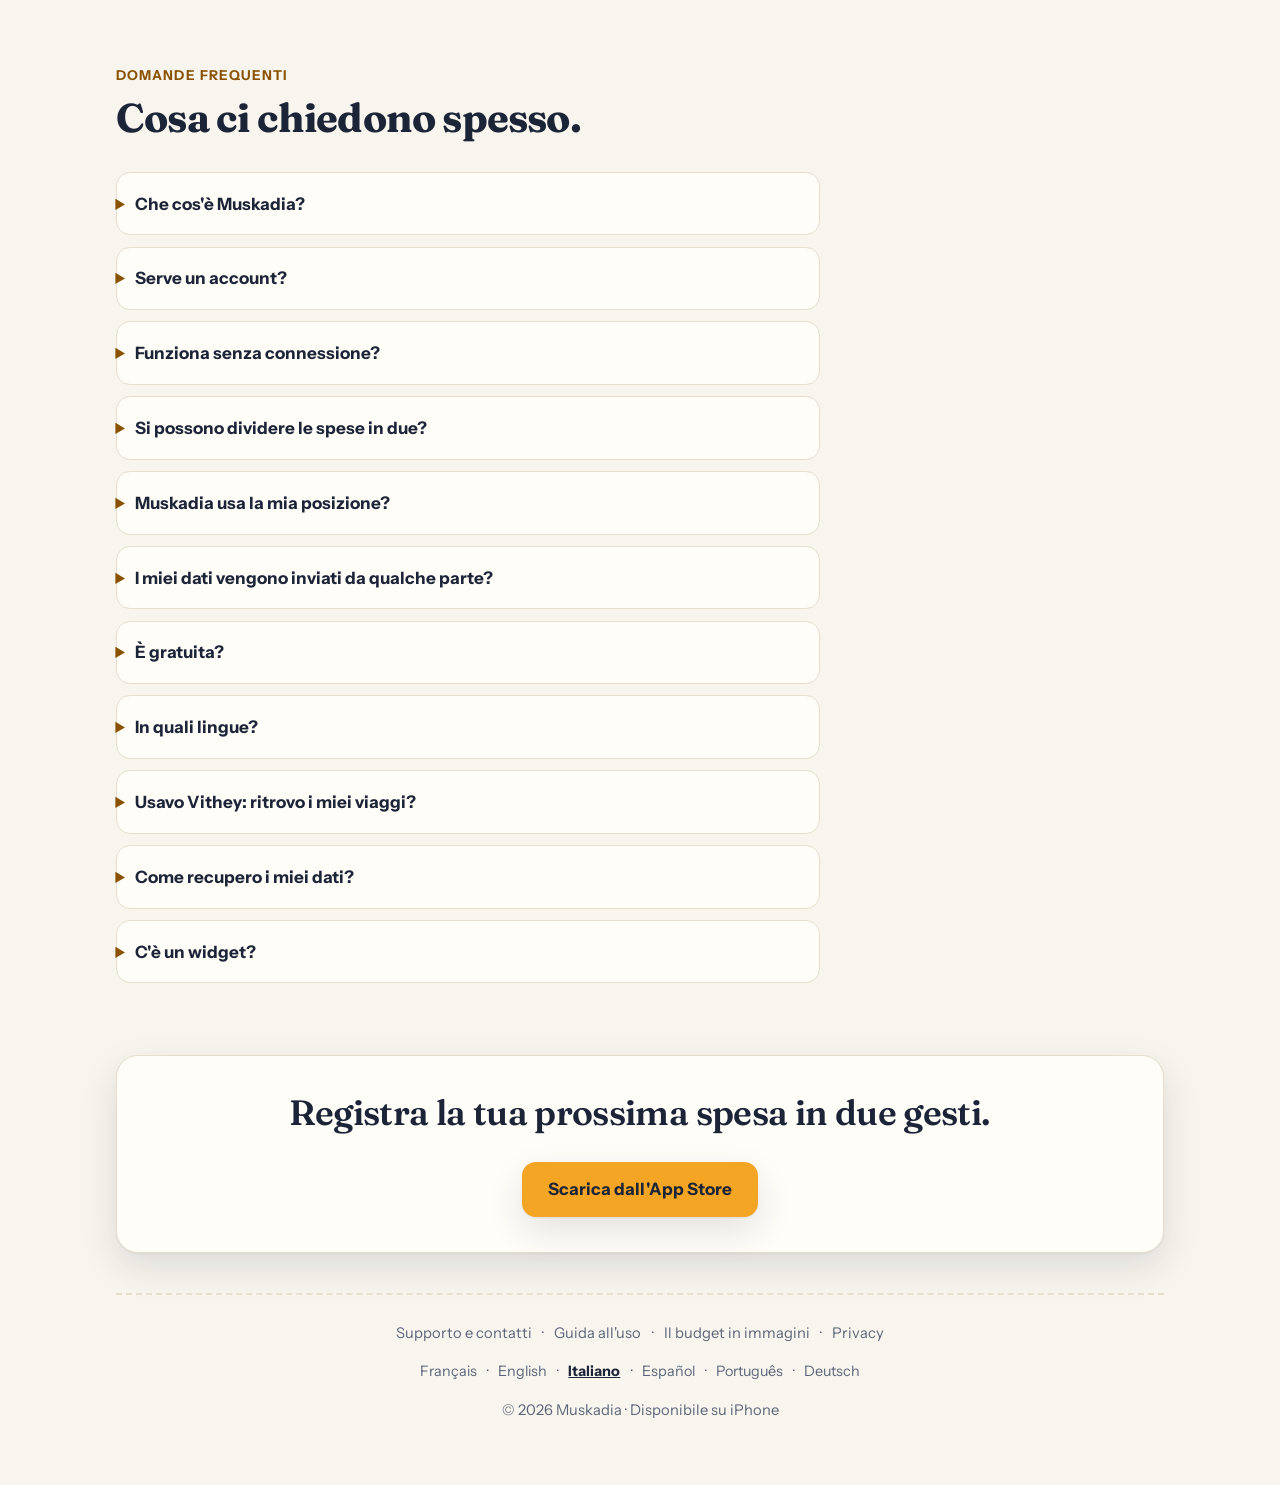
<file: it/index.html>
<!doctype html>
<html lang="it">
<head>
<meta charset="utf-8">
<meta name="viewport" content="width=device-width,initial-scale=1">
<title>Muskadia: spese di viaggio e budget di casa su iPhone</title>
<meta name="description" content="Registra le spese di viaggio in qualsiasi valuta e tieni sotto controllo il budget di casa, su iPhone. Spese in due, mappa, senza account né pubblicità.">
<link rel="canonical" href="https://muskadia.fr/it/">
<link rel="alternate" hreflang="fr" href="https://muskadia.fr/">
<link rel="alternate" hreflang="en" href="https://muskadia.fr/en/">
<link rel="alternate" hreflang="it" href="https://muskadia.fr/it/">
<link rel="alternate" hreflang="es" href="https://muskadia.fr/es/">
<link rel="alternate" hreflang="pt-BR" href="https://muskadia.fr/pt-br/">
<link rel="alternate" hreflang="de" href="https://muskadia.fr/de/">
<link rel="alternate" hreflang="x-default" href="https://muskadia.fr/en/">
<meta name="apple-itunes-app" content="app-id=6759218602">
<meta name="theme-color" content="#F8F5EE">
<link rel="icon" href="/favicon.png">
<link rel="apple-touch-icon" href="/icon.png">
<meta property="og:type" content="website">
<meta property="og:site_name" content="Muskadia">
<meta property="og:locale" content="it_IT">
<meta property="og:locale:alternate" content="fr_FR">
<meta property="og:locale:alternate" content="en_US">
<meta property="og:locale:alternate" content="es_ES">
<meta property="og:locale:alternate" content="pt_BR">
<meta property="og:locale:alternate" content="de_DE">
<meta property="og:url" content="https://muskadia.fr/it/">
<meta property="og:title" content="Muskadia: spese di viaggio e budget di casa su iPhone">
<meta property="og:description" content="Registra una spesa in due gesti, in qualsiasi valuta. Viaggi, Casa, mappa e budget: tutto resta sul tuo iPhone, senza account.">
<meta property="og:image" content="https://muskadia.fr/img/og-it.png">
<meta property="og:image:width" content="1200">
<meta property="og:image:height" content="630">
<meta property="og:image:alt" content="La schermata iniziale di Muskadia, con un viaggio e il budget di casa">
<meta name="twitter:card" content="summary_large_image">
<meta name="twitter:title" content="Muskadia: spese di viaggio e budget di casa su iPhone">
<meta name="twitter:description" content="Registra una spesa in due gesti, in qualsiasi valuta. Senza account, senza pubblicità.">
<meta name="twitter:image" content="https://muskadia.fr/img/og-it.png">
<link rel="stylesheet" href="/landing.css?v=20261026a">
<link rel="stylesheet" href="/theme.css?v=20261026a">
<script src="/theme.js"></script>
<script type="application/ld+json">
{
  "@context": "https://schema.org",
  "@type": "MobileApplication",
  "name": "Muskadia",
  "alternateName": "Vithey",
  "url": "https://muskadia.fr/it/",
  "description": "Muskadia registra le spese di viaggio nella valuta del paese, ne calcola il totale nella valuta dell'utente, condivide i conti in due e segue il budget di casa. Su iPhone, senza account né pubblicità.",
  "applicationCategory": "TravelApplication",
  "operatingSystem": "iOS",
  "inLanguage": [
    "fr",
    "en",
    "it",
    "es",
    "pt-BR",
    "de"
  ],
  "downloadUrl": "https://apps.apple.com/it/app/muskadia/id6759218602",
  "installUrl": "https://apps.apple.com/it/app/muskadia/id6759218602",
  "image": "https://muskadia.fr/img/og-it.png",
  "screenshot": [
    "https://muskadia.fr/img/it/01-accueil.webp",
    "https://muskadia.fr/img/it/02-saisie.webp",
    "https://muskadia.fr/img/it/04-preparer-mois.webp",
    "https://muskadia.fr/img/it/06-budget-voyage.webp",
    "https://muskadia.fr/img/it/08-carte.webp",
    "https://muskadia.fr/img/it/09-statistiques.webp"
  ],
  "featureList": [
    "Registrazione di una spesa in due gesti",
    "Widget di inserimento rapido per la schermata Home e la schermata di blocco",
    "Spese in valuta estera, convertite al cambio del giorno, anche senza connessione",
    "Spese condivise in due: chi ha pagato, la quota di ciascuno, chi deve cosa",
    "Budget per viaggio e per categoria, con sottocategorie e avvisi all'80% e al 100%",
    "La Casa: budget del mese, entrate, saldo e vista dell'anno",
    "Geolocalizzazione delle spese con l'autorizzazione dell'utente: mappa dei luoghi e percorso del viaggio",
    "Foto delle ricevute conservate nell'app",
    "Statistiche, esportazione in foglio di calcolo e backup completo",
    "Blocco con Face ID, Touch ID o codice",
    "Senza account, senza pubblicità, senza tracciamento"
  ],
  "offers": {
    "@type": "Offer",
    "price": "0",
    "priceCurrency": "EUR",
    "availability": "https://schema.org/InStock"
  }
}
</script>
<script type="application/ld+json">
{
  "@context": "https://schema.org",
  "@type": "FAQPage",
  "inLanguage": "it",
  "mainEntity": [
    {
      "@type": "Question",
      "name": "Che cos'è Muskadia?",
      "acceptedAnswer": {
        "@type": "Answer",
        "text": "Un'app per iPhone per registrare le spese di viaggio nella valuta del paese e seguire il budget di ogni giorno, in uno spazio chiamato Casa. Si chiamava Vithey fino al 22 ottobre 2026."
      }
    },
    {
      "@type": "Question",
      "name": "Serve un account?",
      "acceptedAnswer": {
        "@type": "Answer",
        "text": "No. Non c'è alcun account né un server che riceva le tue spese: tutto è salvato sul tuo iPhone."
      }
    },
    {
      "@type": "Question",
      "name": "Funziona senza connessione?",
      "acceptedAnswer": {
        "@type": "Answer",
        "text": "Sì. Senza rete, la spesa viene registrata e convertita appena la connessione torna."
      }
    },
    {
      "@type": "Question",
      "name": "Si possono dividere le spese in due?",
      "acceptedAnswer": {
        "@type": "Answer",
        "text": "Sì. Per ogni spesa indichi chi ha pagato e la quota di ciascuno, e Muskadia calcola chi deve cosa a chi."
      }
    },
    {
      "@type": "Question",
      "name": "Muskadia usa la mia posizione?",
      "acceptedAnswer": {
        "@type": "Answer",
        "text": "Solo con la tua autorizzazione e solo quando la richiedi per una spesa. Serve a collocare la spesa sulla mappa e a tracciare il percorso del viaggio. Se la rifiuti, digita semplicemente il nome del luogo: l'app resta utilizzabile."
      }
    },
    {
      "@type": "Question",
      "name": "I miei dati vengono inviati da qualche parte?",
      "acceptedAnswer": {
        "@type": "Answer",
        "text": "Le tue spese restano sul telefono. L'app scarica soltanto un elenco di tassi di cambio, senza inviare nulla dei tuoi dati. Non ci sono pubblicità né strumenti di tracciamento."
      }
    },
    {
      "@type": "Question",
      "name": "È gratuita?",
      "acceptedAnswer": {
        "@type": "Answer",
        "text": "Il primo viaggio è gratuito con tutte le sue funzioni, e la Casa è gratuita. Per aprire altri viaggi c'è un acquisto una tantum, senza abbonamento. Il prezzo è quello mostrato sull'App Store."
      }
    },
    {
      "@type": "Question",
      "name": "In quali lingue?",
      "acceptedAnswer": {
        "@type": "Answer",
        "text": "In francese, inglese, italiano, spagnolo, portoghese (Brasile) e tedesco."
      }
    },
    {
      "@type": "Question",
      "name": "Usavo Vithey: ritrovo i miei viaggi?",
      "acceptedAnswer": {
        "@type": "Answer",
        "text": "Sì. Vithey è diventata Muskadia: è la stessa app e i tuoi viaggi vengono ripresi."
      }
    },
    {
      "@type": "Question",
      "name": "Come recupero i miei dati?",
      "acceptedAnswer": {
        "@type": "Answer",
        "text": "Nelle impostazioni, l'esportazione produce un foglio di calcolo (CSV) e il backup completo si può ripristinare con un tocco."
      }
    },
    {
      "@type": "Question",
      "name": "C'è un widget?",
      "acceptedAnswer": {
        "@type": "Answer",
        "text": "Sì, dalla versione 2.3: il widget «Spesa rapida» apre l'inserimento con un tocco, dalla schermata Home (formati piccolo e medio) o dalla schermata di blocco. Non legge né invia nessuno dei tuoi dati."
      }
    }
  ]
}
</script>
</head>
<body>
<div class="wrap">
  <header class="top">
    <a class="brand" href="/it/"><img src="/icon.png" width="38" height="38" alt="">Muskadia</a>
    <nav class="nav" aria-label="Navigazione principale">
      <a href="#carte">Mappa</a>
      <a href="#fonctions">Funzioni</a>
      <a href="#donnees">I tuoi dati</a>
      <a href="#faq">Domande</a>
      <a href="/guide.html#it">Guida</a>
      <a href="/support.html">Supporto</a>
    </nav>
    <details class="lang"><summary aria-label="Cambia lingua"><span aria-hidden="true">&#127760;</span> Italiano</summary><ul><li><a href="/" hreflang="fr" lang="fr">Français</a></li><li><a href="/en/" hreflang="en" lang="en">English</a></li><li><a href="/it/" hreflang="it" lang="it" aria-current="true">Italiano</a></li><li><a href="/es/" hreflang="es" lang="es">Español</a></li><li><a href="/pt-br/" hreflang="pt-BR" lang="pt-BR">Português</a></li><li><a href="/de/" hreflang="de" lang="de">Deutsch</a></li></ul></details>
  </header>

  <main>
    <div class="hero">
      <div>
        <h1>Le tue spese di viaggio e di ogni giorno, in due gesti.</h1>
        <p class="lead">Muskadia registra le spese nella valuta del paese, calcola il totale nella tua e ti mostra a che punto sei con il budget, in viaggio come a casa. Su iPhone, senza account, senza pubblicità.</p>
        <div class="cta">
          <a class="store" href="https://apps.apple.com/it/app/muskadia/id6759218602?pt=128555405&amp;ct=site-it&amp;mt=8">Scarica dall&#x27;App Store</a>
          <a class="ghost" href="#fonctions">Scopri le funzioni</a>
        </div>
        <div class="pills"><span class="pill trip"><i></i>Viaggio</span><span class="pill home"><i></i>Casa</span></div>
        <p class="former">Già Vithey: la stessa app, un nuovo nome.</p>
      </div>
      <div class="phones">
        <img class="phone" src="/img/it/01-accueil.webp" width="520" height="1130" alt="La schermata iniziale di Muskadia: un viaggio in Giappone con il suo budget, e la Casa con il saldo del mese">
        <img class="phone" src="/img/it/02-saisie.webp" width="520" height="1130" alt="L&#x27;inserimento di una spesa di 4.800 yen, convertita in euro in tempo reale">
      </div>
    </div>

    <section id="situations">
      <p class="eyebrow">Tre situazioni</p>
      <h2>Cosa cambia in viaggio.</h2>
      <div class="situ">
        <figure class="situ-item"><h3>Sei in Giappone</h3><p>Digita 4.800 ¥: l&#x27;equivalente in euro compare subito, al cambio del giorno. Senza rete, la spesa viene annotata e convertita appena torna la connessione.</p><img class="phone" loading="lazy" src="/img/it/02-saisie.webp" width="520" height="1130" alt="L&#x27;inserimento di una spesa di 4.800 yen, convertita in euro in tempo reale"></figure>
        <figure class="situ-item"><h3>Viaggi in due</h3><p>Ognuno paga a turno. Muskadia tiene traccia di chi ha pagato cosa e calcola chi deve quanto all&#x27;altro.</p><img class="phone" loading="lazy" src="/img/it/09-statistiques.webp" width="520" height="1130" alt="Le statistiche di un viaggio in due: totale, chi deve cosa, ripartizione per categoria"></figure>
        <figure class="situ-item"><h3>Hai un budget da rispettare</h3><p>Fissa un budget per il viaggio e per ogni categoria: vedi il previsto e lo speso, e un avviso scatta all&#x27;80% e al 100%.</p><img class="phone" loading="lazy" src="/img/it/06-budget-voyage.webp" width="520" height="1130" alt="Il budget di un viaggio con una categoria aperta in sottocategorie"></figure>
      </div>
    </section>

    <section id="saisie">
      <div class="split">
        <div>
          <p class="eyebrow">Inserimento rapido</p>
          <h2>L&#x27;importo, una categoria: fatto.</h2>
          <p class="sub">Digita l&#x27;importo nella valuta del paese e vedi la conversione in tempo reale. Scegli una categoria e la spesa è registrata, con un messaggio per annullarla se ti sei sbagliato.</p>
          <ul class="ticks">
            <li>Tutte le valute, al cambio del giorno.</li>
            <li>Senza connessione, la spesa viene registrata e convertita appena torna la rete.</li>
            <li>Una spesa può coprire più giorni: una notte d&#x27;albergo, un noleggio.</li>
            <li>Fotografa una ricevuta: resta nell&#x27;app, mai nella tua libreria foto.</li>
          </ul>
        </div>
        <img class="phone" loading="lazy" src="/img/it/03-sous-categorie.webp" width="520" height="1130" alt="La scelta di una sottocategoria durante l&#x27;inserimento di una spesa per un abbonamento">
      </div>
    </section>

    <section id="carte">
      <div class="split rev">
        <img class="phone" loading="lazy" src="/img/it/08-carte.webp" width="520" height="1130" alt="La mappa di un viaggio in Giappone: le spese raggruppate per luogo, collegate dal percorso">
        <div>
          <p class="eyebrow">Mappa e luoghi</p>
          <h2>Il tuo viaggio, così come lo hai vissuto.</h2>
          <p class="sub">Con la tua autorizzazione, Muskadia può geolocalizzare le tue spese. Ottieni una mappa del viaggio più precisa possibile: non solo i luoghi in cui hai speso, ma anche un&#x27;idea del tuo percorso e di tutti i posti visitati.</p>
          <ul class="ticks">
            <li>Aggiungi un luogo a ogni spesa: la tua posizione, un luogo recente o un nome digitato.</li>
            <li>Le spese vicine sono raggruppate per luogo e il percorso del viaggio collega le tappe.</li>
            <li>La tua posizione viene letta solo se la richiedi. Se la rifiuti, digita semplicemente il nome del luogo.</li>
          </ul>
        </div>
      </div>
    </section>

    <section id="fonctions">
      <p class="eyebrow">Tutto ciò che serve</p>
      <h2>Per viaggiare con la mente leggera e tenere il budget di ogni giorno.</h2>
      <div class="cards">
        <div class="card"><h3>Viaggiare in due</h3><p>Indica chi ha pagato e la quota di ciascuno: Muskadia dice chi deve cosa a chi, senza fogli di calcolo.</p></div>
        <div class="card"><h3>Un budget per categoria</h3><p>Budget del viaggio e di ogni categoria, con un avviso all&#x27;80% e al 100%. Dettaglia una categoria in sottocategorie, per esempio Abbonamenti: Free, Cloud, ChatGPT.</p></div>
        <div class="card h"><h3>La Casa</h3><p>Anche la vita di ogni giorno: budget del mese, entrate, saldo e una vista dell&#x27;anno costruita categoria per categoria.</p></div>
        <div class="card"><h3>Mappa e luoghi</h3><p>Con la tua autorizzazione, geolocalizza le spese: la mappa mostra dove hai speso e il percorso del tuo viaggio.</p></div>
        <div class="card"><h3>Statistiche</h3><p>Totale, media al giorno, ripartizione per categoria, per persona e per metodo di pagamento.</p></div>
        <div class="card"><h3>Sei lingue</h3><p>Francese, inglese, italiano, spagnolo, portoghese (Brasile) e tedesco, con modalità scura e testo ingrandito.</p></div>
      </div>
      <div class="strip" role="group" aria-label="Schermate">
        <figure><img class="phone" loading="lazy" src="/img/it/04-preparer-mois.webp" width="520" height="1130" alt="Preparare un mese: il budget dettagliato per categoria e sottocategoria"><figcaption>Preparare un mese<span>Il budget, categoria per categoria.</span></figcaption></figure>
        <figure><img class="phone" loading="lazy" src="/img/it/06-budget-voyage.webp" width="520" height="1130" alt="Il budget di un viaggio con una categoria aperta in sottocategorie"><figcaption>Budget del viaggio<span>Il previsto, il reale e gli avvisi.</span></figcaption></figure>
        <figure><img class="phone" loading="lazy" src="/img/it/09-statistiques.webp" width="520" height="1130" alt="Le statistiche di un viaggio in due: totale, chi deve cosa, ripartizione per categoria"><figcaption>Statistiche<span>Chi deve cosa, e dove vanno i soldi.</span></figcaption></figure>
        <figure><img class="phone" loading="lazy" src="/img/it/10-annee-par-categories.webp" width="520" height="1130" alt="Preparare l&#x27;anno: la scheda per costruire il budget per categorie"><figcaption>Tutto l&#x27;anno<span>Un budget costruito per categorie.</span></figcaption></figure>
      </div>
    </section>

    <section id="donnees">
      <p class="eyebrow">Privacy</p>
      <h2>Le tue spese sono tue. Punto.</h2>
      <ul class="ticks">
            <li>Nessun account da creare, nessuna pubblicità, nessun tracciamento.</li>
            <li>Le tue spese, le foto delle ricevute e le impostazioni restano sul tuo telefono.</li>
            <li>Blocco con Face ID, Touch ID o codice.</li>
            <li>Esportazione in foglio di calcolo (CSV) e backup completo, ripristino con un tocco.</li>
            <li>Vieni da Vithey? I tuoi viaggi vengono ritrovati.</li>
      </ul>
      <p class="sub"><a href="/privacy.html#it">Leggi l&#x27;informativa sulla privacy</a></p>
      <div class="offer"><p><strong>L'offerta.</strong> Il tuo primo viaggio è gratuito, con tutte le sue funzioni, e la Casa è gratuita. Per aprire altri viaggi: un acquisto una tantum, senza abbonamento. Il prezzo è quello mostrato sull'App Store.</p></div>
    </section>

    <section id="faq">
      <p class="eyebrow">Domande frequenti</p>
      <h2>Cosa ci chiedono spesso.</h2>
      <div class="faq">
        <details><summary>Che cos&#x27;è Muskadia?</summary><p>Un&#x27;app per iPhone per registrare le spese di viaggio nella valuta del paese e seguire il budget di ogni giorno, in uno spazio chiamato Casa. Si chiamava Vithey fino al 22 ottobre 2026.</p></details>
        <details><summary>Serve un account?</summary><p>No. Non c&#x27;è alcun account né un server che riceva le tue spese: tutto è salvato sul tuo iPhone.</p></details>
        <details><summary>Funziona senza connessione?</summary><p>Sì. Senza rete, la spesa viene registrata e convertita appena la connessione torna.</p></details>
        <details><summary>Si possono dividere le spese in due?</summary><p>Sì. Per ogni spesa indichi chi ha pagato e la quota di ciascuno, e Muskadia calcola chi deve cosa a chi.</p></details>
        <details><summary>Muskadia usa la mia posizione?</summary><p>Solo con la tua autorizzazione e solo quando la richiedi per una spesa. Serve a collocare la spesa sulla mappa e a tracciare il percorso del viaggio. Se la rifiuti, digita semplicemente il nome del luogo: l&#x27;app resta utilizzabile.</p></details>
        <details><summary>I miei dati vengono inviati da qualche parte?</summary><p>Le tue spese restano sul telefono. L&#x27;app scarica soltanto un elenco di tassi di cambio, senza inviare nulla dei tuoi dati. Non ci sono pubblicità né strumenti di tracciamento.</p></details>
        <details><summary>È gratuita?</summary><p>Il primo viaggio è gratuito con tutte le sue funzioni, e la Casa è gratuita. Per aprire altri viaggi c&#x27;è un acquisto una tantum, senza abbonamento. Il prezzo è quello mostrato sull&#x27;App Store.</p></details>
        <details><summary>In quali lingue?</summary><p>In francese, inglese, italiano, spagnolo, portoghese (Brasile) e tedesco.</p></details>
        <details><summary>Usavo Vithey: ritrovo i miei viaggi?</summary><p>Sì. Vithey è diventata Muskadia: è la stessa app e i tuoi viaggi vengono ripresi.</p></details>
        <details><summary>Come recupero i miei dati?</summary><p>Nelle impostazioni, l&#x27;esportazione produce un foglio di calcolo (CSV) e il backup completo si può ripristinare con un tocco.</p></details>
        <details><summary>C&#x27;è un widget?</summary><p>Sì, dalla versione 2.3: il widget «Spesa rapida» apre l&#x27;inserimento con un tocco, dalla schermata Home (formati piccolo e medio) o dalla schermata di blocco. Non legge né invia nessuno dei tuoi dati.</p></details>
      </div>
    </section>

    <div class="last">
      <h2>Registra la tua prossima spesa in due gesti.</h2>
      <div class="cta" style="justify-content:center"><a class="store" href="https://apps.apple.com/it/app/muskadia/id6759218602?pt=128555405&amp;ct=site-it&amp;mt=8">Scarica dall&#x27;App Store</a></div>
    </div>
  </main>

  <footer>
    <nav aria-label="Piè di pagina">
      <a href="/support.html">Supporto e contatti</a> ·
      <a href="/guide.html#it">Guida all&#x27;uso</a> ·
      <a href="/budget-it.html">Il budget in immagini</a> ·
      <a href="/privacy.html#it">Privacy</a>
    </nav>
    <p class="langs"><a href="/" hreflang="fr" lang="fr">Français</a> · <a href="/en/" hreflang="en" lang="en">English</a> · <a href="/it/" hreflang="it" lang="it" aria-current="true">Italiano</a> · <a href="/es/" hreflang="es" lang="es">Español</a> · <a href="/pt-br/" hreflang="pt-BR" lang="pt-BR">Português</a> · <a href="/de/" hreflang="de" lang="de">Deutsch</a></p>
    <p>© 2026 Muskadia · Disponibile su iPhone</p>
  </footer>
</div>
</body>
</html>
</file>
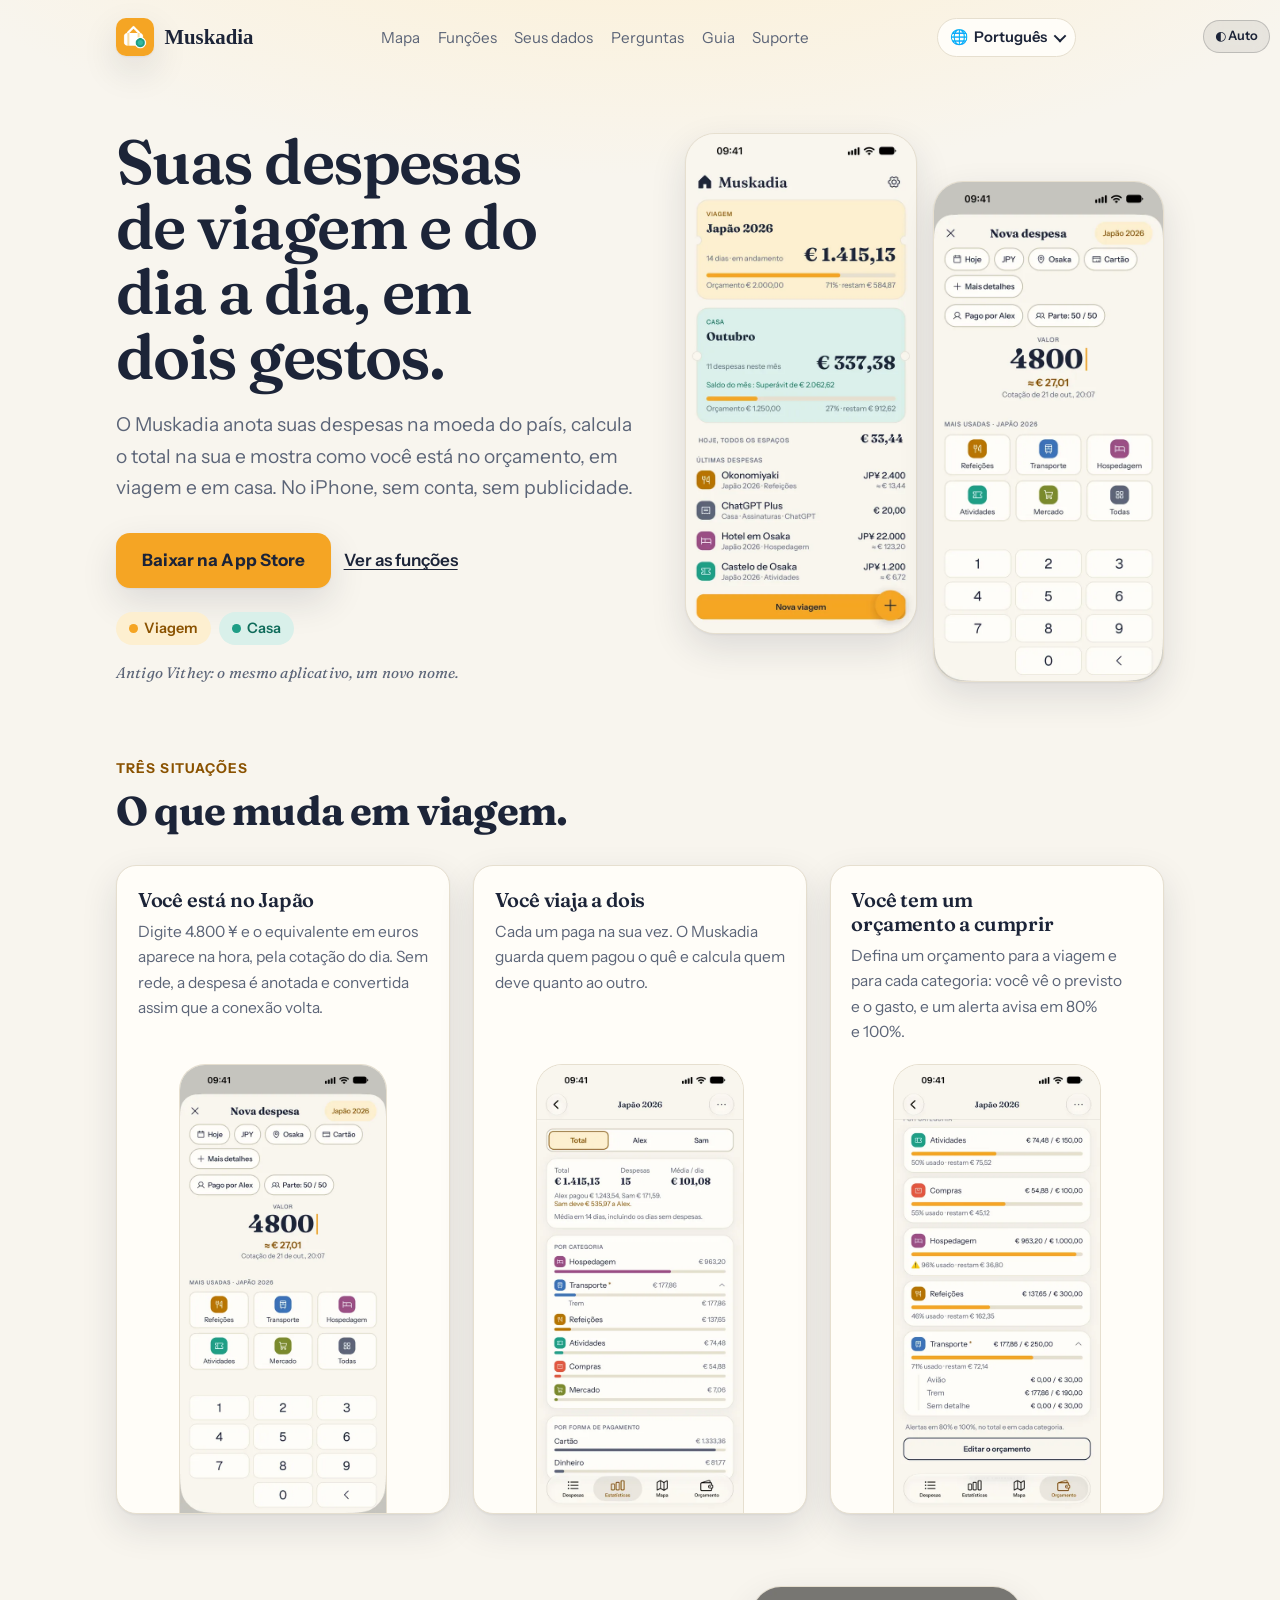
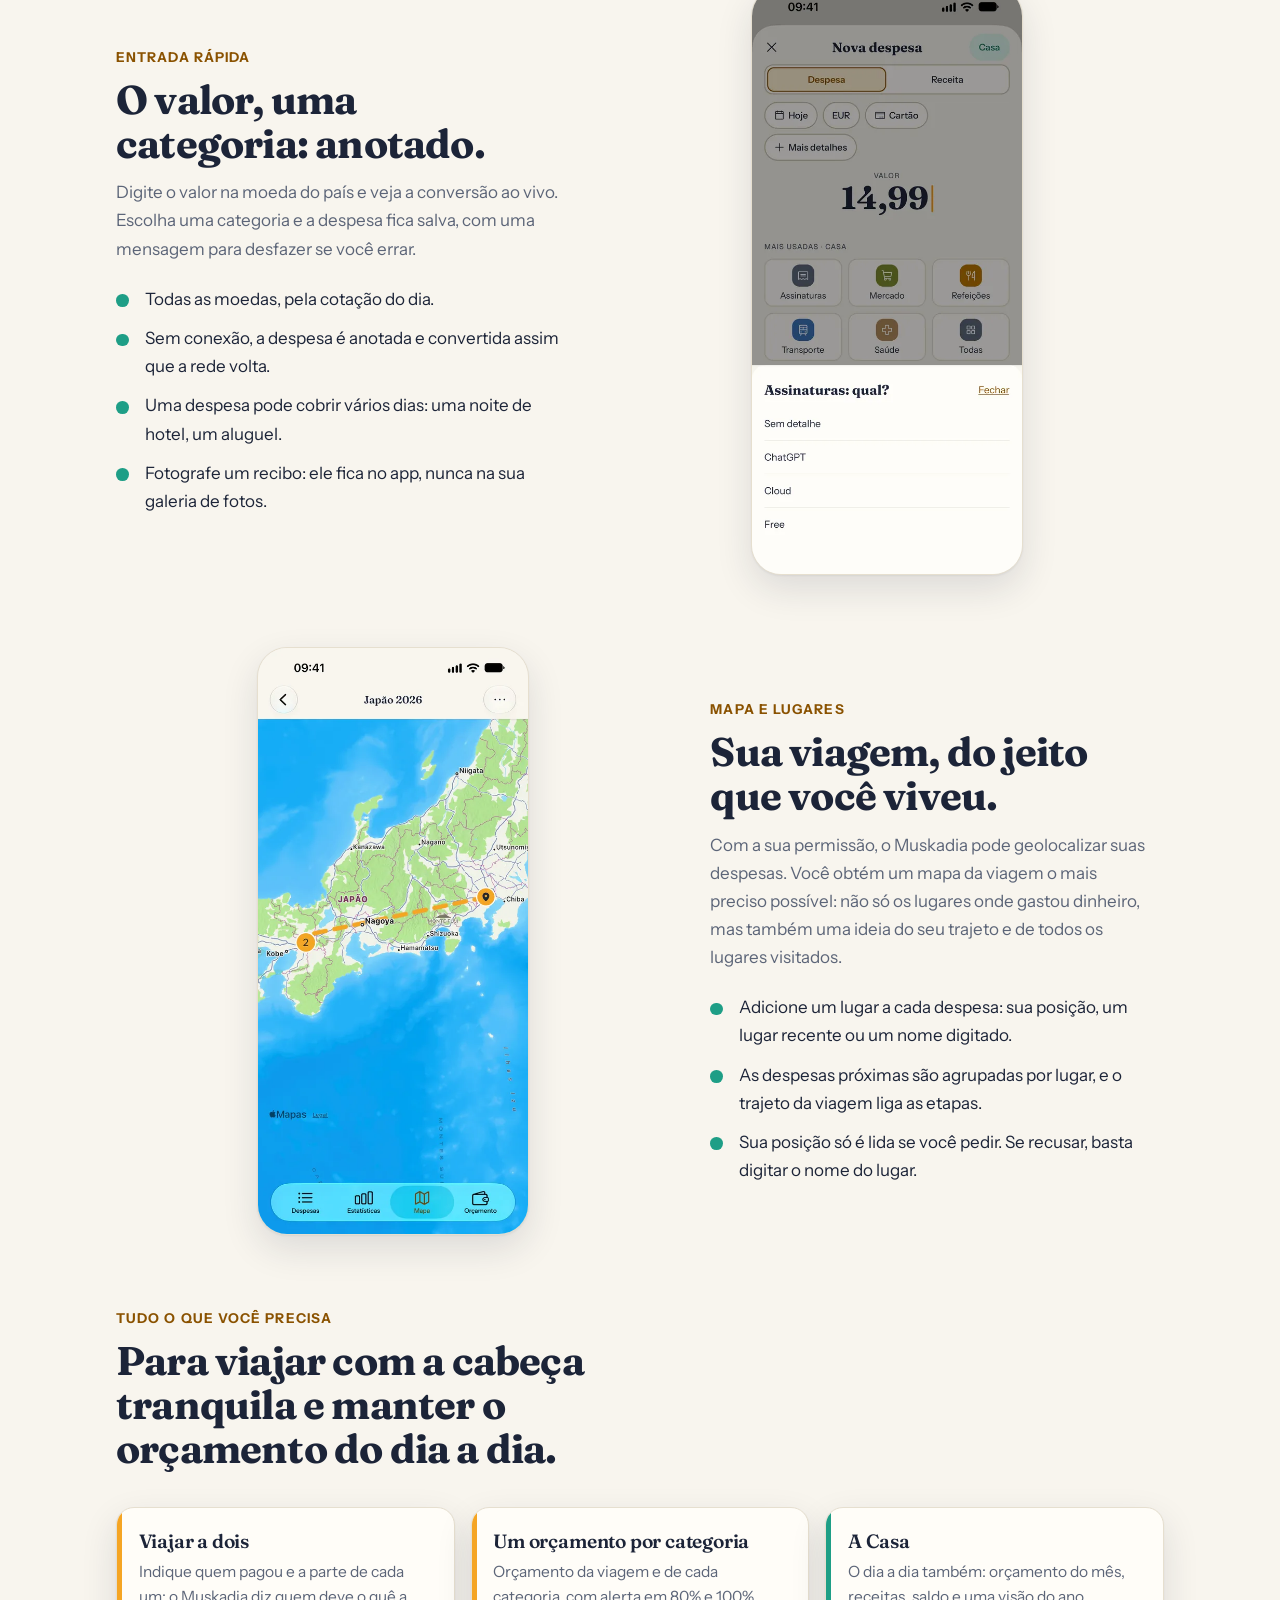
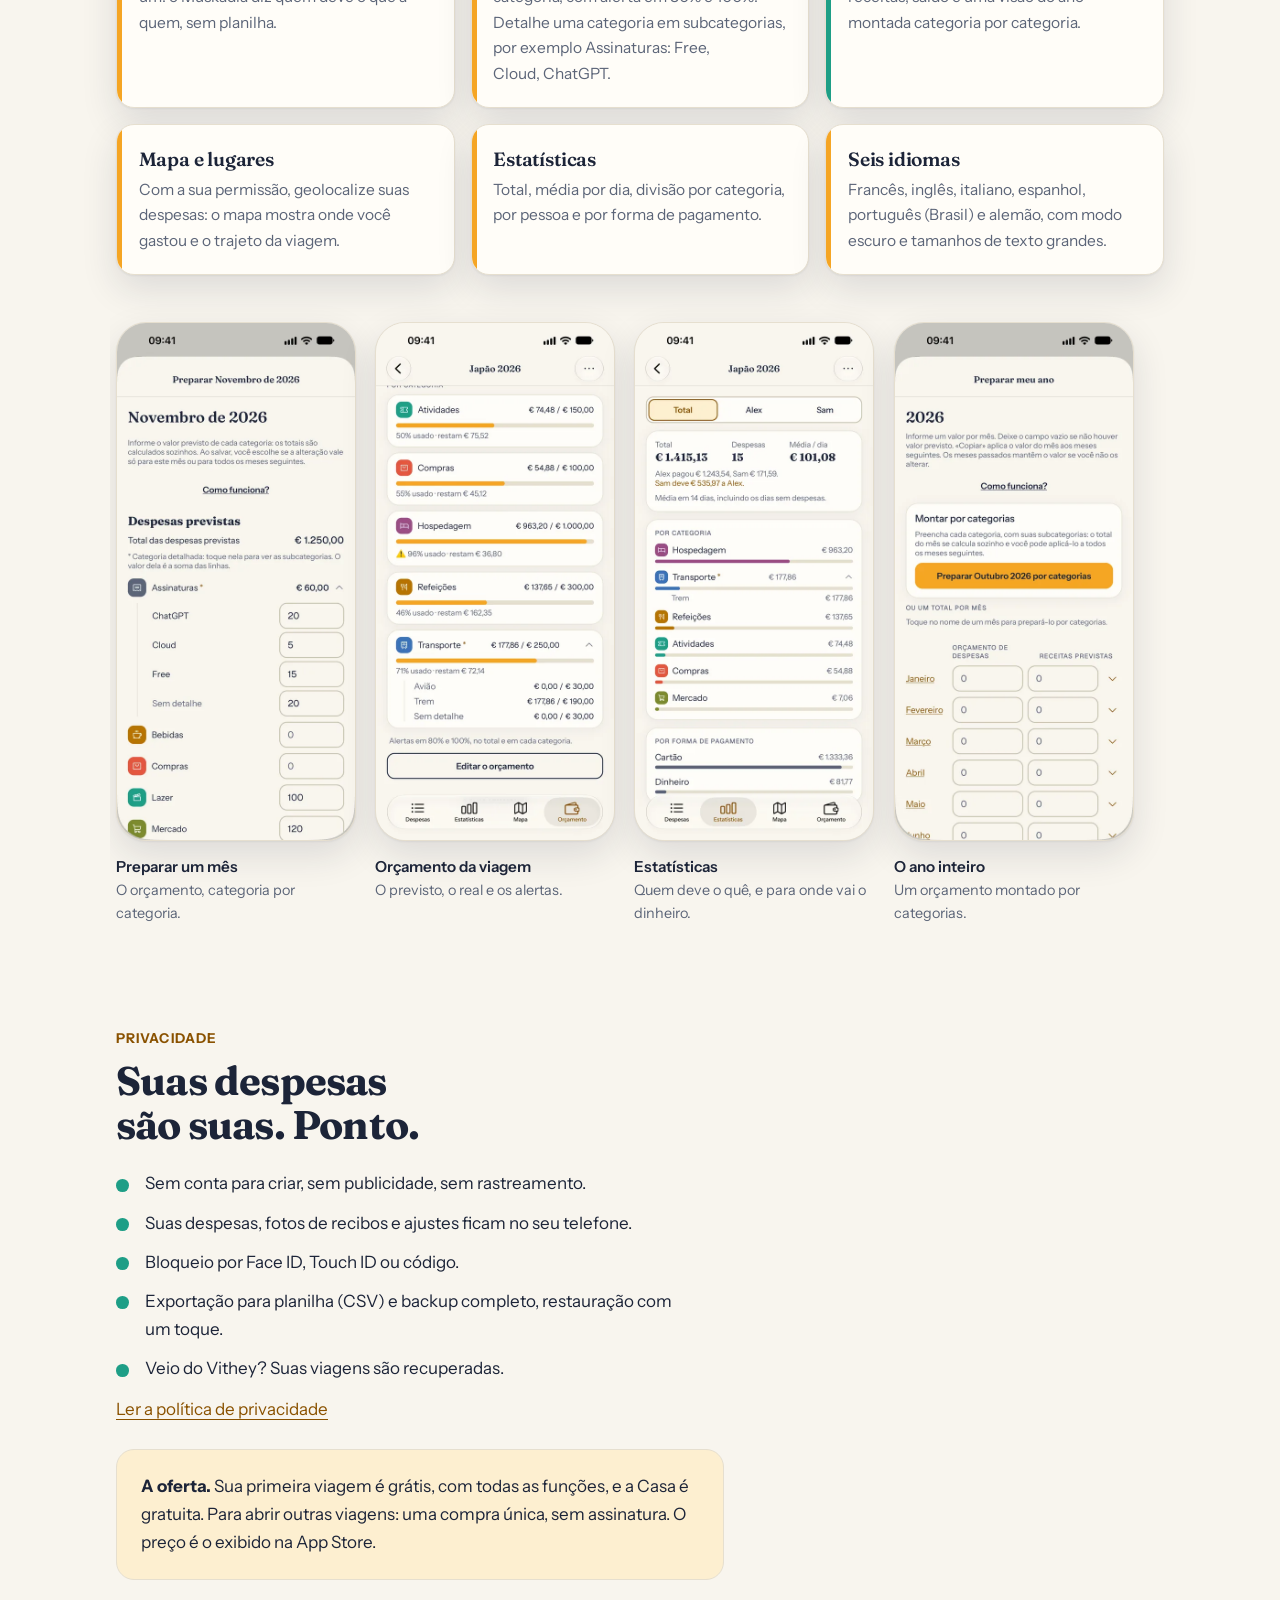
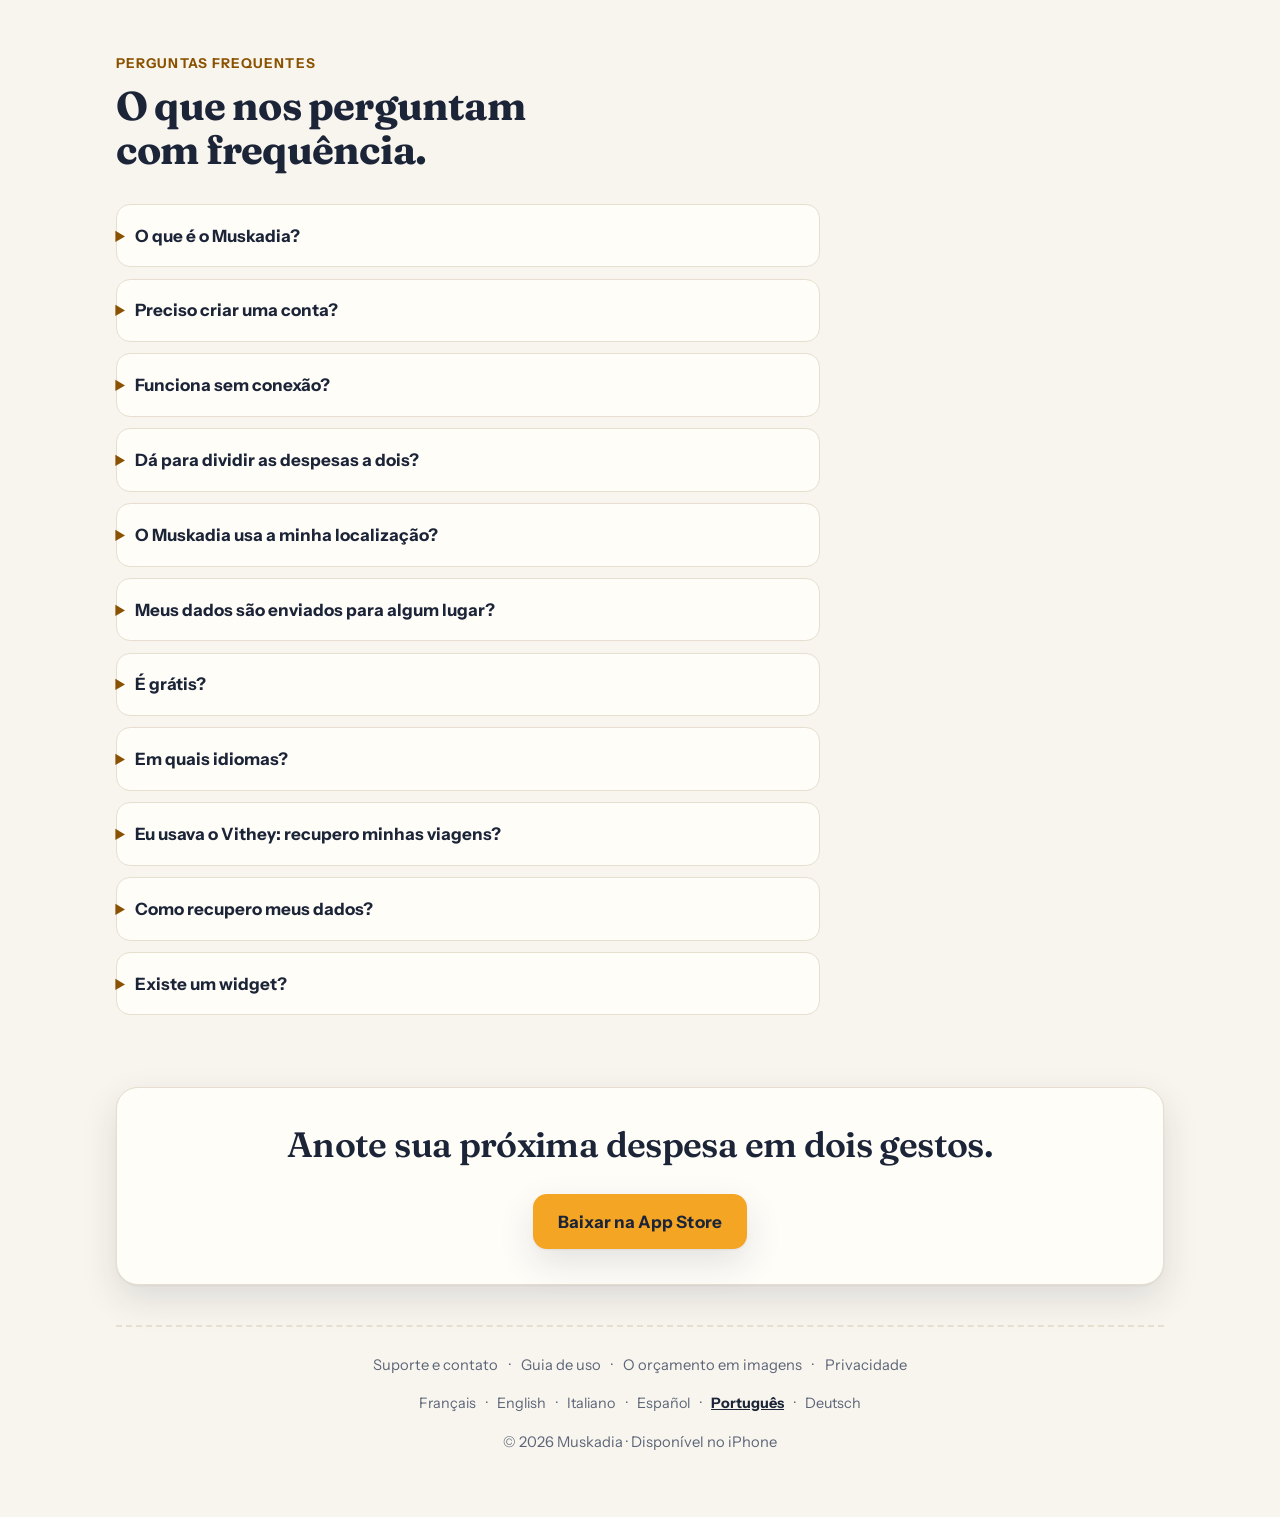
<file: pt-br/index.html>
<!doctype html>
<html lang="pt-BR">
<head>
<meta charset="utf-8">
<meta name="viewport" content="width=device-width,initial-scale=1">
<title>Muskadia: despesas de viagem e orçamento da casa no iPhone</title>
<meta name="description" content="Anote despesas de viagem em qualquer moeda e acompanhe o orçamento da casa no iPhone. Despesas a dois, mapa, sem conta nem publicidade.">
<link rel="canonical" href="https://muskadia.fr/pt-br/">
<link rel="alternate" hreflang="fr" href="https://muskadia.fr/">
<link rel="alternate" hreflang="en" href="https://muskadia.fr/en/">
<link rel="alternate" hreflang="it" href="https://muskadia.fr/it/">
<link rel="alternate" hreflang="es" href="https://muskadia.fr/es/">
<link rel="alternate" hreflang="pt-BR" href="https://muskadia.fr/pt-br/">
<link rel="alternate" hreflang="de" href="https://muskadia.fr/de/">
<link rel="alternate" hreflang="x-default" href="https://muskadia.fr/en/">
<meta name="apple-itunes-app" content="app-id=6759218602">
<meta name="theme-color" content="#F8F5EE">
<link rel="icon" href="/favicon.png">
<link rel="apple-touch-icon" href="/icon.png">
<meta property="og:type" content="website">
<meta property="og:site_name" content="Muskadia">
<meta property="og:locale" content="pt_BR">
<meta property="og:locale:alternate" content="fr_FR">
<meta property="og:locale:alternate" content="en_US">
<meta property="og:locale:alternate" content="it_IT">
<meta property="og:locale:alternate" content="es_ES">
<meta property="og:locale:alternate" content="de_DE">
<meta property="og:url" content="https://muskadia.fr/pt-br/">
<meta property="og:title" content="Muskadia: despesas de viagem e orçamento da casa no iPhone">
<meta property="og:description" content="Anote uma despesa em dois gestos, em qualquer moeda. Viagens, Casa, mapa e orçamento: tudo fica no seu iPhone, sem conta.">
<meta property="og:image" content="https://muskadia.fr/img/og-pt-br.png">
<meta property="og:image:width" content="1200">
<meta property="og:image:height" content="630">
<meta property="og:image:alt" content="A tela inicial do Muskadia, com uma viagem e o orçamento da casa">
<meta name="twitter:card" content="summary_large_image">
<meta name="twitter:title" content="Muskadia: despesas de viagem e orçamento da casa no iPhone">
<meta name="twitter:description" content="Anote uma despesa em dois gestos, em qualquer moeda. Sem conta, sem publicidade.">
<meta name="twitter:image" content="https://muskadia.fr/img/og-pt-br.png">
<link rel="stylesheet" href="/landing.css?v=20261026a">
<link rel="stylesheet" href="/theme.css?v=20261026a">
<script src="/theme.js"></script>
<script type="application/ld+json">
{
  "@context": "https://schema.org",
  "@type": "MobileApplication",
  "name": "Muskadia",
  "alternateName": "Vithey",
  "url": "https://muskadia.fr/pt-br/",
  "description": "O Muskadia anota as despesas de viagem na moeda do país, calcula o total na moeda do usuário, divide as contas a dois e acompanha o orçamento da casa. No iPhone, sem conta nem publicidade.",
  "applicationCategory": "TravelApplication",
  "operatingSystem": "iOS",
  "inLanguage": [
    "fr",
    "en",
    "it",
    "es",
    "pt-BR",
    "de"
  ],
  "downloadUrl": "https://apps.apple.com/br/app/muskadia/id6759218602",
  "installUrl": "https://apps.apple.com/br/app/muskadia/id6759218602",
  "image": "https://muskadia.fr/img/og-pt-br.png",
  "screenshot": [
    "https://muskadia.fr/img/pt-br/01-accueil.webp",
    "https://muskadia.fr/img/pt-br/02-saisie.webp",
    "https://muskadia.fr/img/pt-br/04-preparer-mois.webp",
    "https://muskadia.fr/img/pt-br/06-budget-voyage.webp",
    "https://muskadia.fr/img/pt-br/08-carte.webp",
    "https://muskadia.fr/img/pt-br/09-statistiques.webp"
  ],
  "featureList": [
    "Anotar uma despesa em dois gestos",
    "Widget de registro rápido para a tela de início e a tela de bloqueio",
    "Despesas em moeda estrangeira, convertidas pela cotação do dia, mesmo sem conexão",
    "Despesas divididas a dois: quem pagou, a parte de cada um, quem deve o quê",
    "Orçamento por viagem e por categoria, com subcategorias e alertas em 80% e 100%",
    "A Casa: orçamento do mês, receitas, saldo e visão do ano",
    "Geolocalização das despesas com a permissão do usuário: mapa dos lugares e trajeto da viagem",
    "Fotos de recibos guardadas no app",
    "Estatísticas, exportação para planilha e backup completo",
    "Bloqueio por Face ID, Touch ID ou código",
    "Sem conta, sem publicidade, sem rastreamento"
  ],
  "offers": {
    "@type": "Offer",
    "price": "0",
    "priceCurrency": "EUR",
    "availability": "https://schema.org/InStock"
  }
}
</script>
<script type="application/ld+json">
{
  "@context": "https://schema.org",
  "@type": "FAQPage",
  "inLanguage": "pt-BR",
  "mainEntity": [
    {
      "@type": "Question",
      "name": "O que é o Muskadia?",
      "acceptedAnswer": {
        "@type": "Answer",
        "text": "Um aplicativo para iPhone para anotar as despesas de viagem na moeda do país e acompanhar o orçamento do dia a dia, em um espaço chamado Casa. Chamava-se Vithey até 22 de outubro de 2026."
      }
    },
    {
      "@type": "Question",
      "name": "Preciso criar uma conta?",
      "acceptedAnswer": {
        "@type": "Answer",
        "text": "Não. Não há conta nem servidor que receba suas despesas: tudo fica salvo no seu iPhone."
      }
    },
    {
      "@type": "Question",
      "name": "Funciona sem conexão?",
      "acceptedAnswer": {
        "@type": "Answer",
        "text": "Sim. Sem rede, a despesa é anotada e convertida assim que a conexão volta."
      }
    },
    {
      "@type": "Question",
      "name": "Dá para dividir as despesas a dois?",
      "acceptedAnswer": {
        "@type": "Answer",
        "text": "Sim. Em cada despesa você indica quem pagou e a parte de cada um, e o Muskadia calcula quem deve o quê a quem."
      }
    },
    {
      "@type": "Question",
      "name": "O Muskadia usa a minha localização?",
      "acceptedAnswer": {
        "@type": "Answer",
        "text": "Somente com a sua permissão e só quando você a pede para uma despesa. Ela serve para colocar a despesa no mapa e desenhar o trajeto da viagem. Se recusar, basta digitar o nome do lugar: o app continua utilizável."
      }
    },
    {
      "@type": "Question",
      "name": "Meus dados são enviados para algum lugar?",
      "acceptedAnswer": {
        "@type": "Answer",
        "text": "Suas despesas ficam no seu telefone. O app só baixa uma lista de taxas de câmbio, sem enviar nada dos seus dados. Não há publicidade nem ferramentas de rastreamento."
      }
    },
    {
      "@type": "Question",
      "name": "É grátis?",
      "acceptedAnswer": {
        "@type": "Answer",
        "text": "A primeira viagem é grátis com todas as funções, e a Casa é gratuita. Para abrir outras viagens há uma compra única, sem assinatura. O preço é o exibido na App Store."
      }
    },
    {
      "@type": "Question",
      "name": "Em quais idiomas?",
      "acceptedAnswer": {
        "@type": "Answer",
        "text": "Em francês, inglês, italiano, espanhol, português (Brasil) e alemão."
      }
    },
    {
      "@type": "Question",
      "name": "Eu usava o Vithey: recupero minhas viagens?",
      "acceptedAnswer": {
        "@type": "Answer",
        "text": "Sim. O Vithey virou Muskadia: é o mesmo aplicativo e suas viagens são recuperadas."
      }
    },
    {
      "@type": "Question",
      "name": "Como recupero meus dados?",
      "acceptedAnswer": {
        "@type": "Answer",
        "text": "Nos ajustes, a exportação gera uma planilha (CSV) e o backup completo pode ser restaurado com um toque."
      }
    },
    {
      "@type": "Question",
      "name": "Existe um widget?",
      "acceptedAnswer": {
        "@type": "Answer",
        "text": "Sim, desde a versão 2.3: o widget «Despesa rápida» abre o registro com um toque, na tela de início (formatos pequeno e médio) ou na tela de bloqueio. Ele não lê nem envia nenhum dos seus dados."
      }
    }
  ]
}
</script>
</head>
<body>
<div class="wrap">
  <header class="top">
    <a class="brand" href="/pt-br/"><img src="/icon.png" width="38" height="38" alt="">Muskadia</a>
    <nav class="nav" aria-label="Navegação principal">
      <a href="#carte">Mapa</a>
      <a href="#fonctions">Funções</a>
      <a href="#donnees">Seus dados</a>
      <a href="#faq">Perguntas</a>
      <a href="/guide.html#pt-BR">Guia</a>
      <a href="/support.html">Suporte</a>
    </nav>
    <details class="lang"><summary aria-label="Mudar de idioma"><span aria-hidden="true">&#127760;</span> Português</summary><ul><li><a href="/" hreflang="fr" lang="fr">Français</a></li><li><a href="/en/" hreflang="en" lang="en">English</a></li><li><a href="/it/" hreflang="it" lang="it">Italiano</a></li><li><a href="/es/" hreflang="es" lang="es">Español</a></li><li><a href="/pt-br/" hreflang="pt-BR" lang="pt-BR" aria-current="true">Português</a></li><li><a href="/de/" hreflang="de" lang="de">Deutsch</a></li></ul></details>
  </header>

  <main>
    <div class="hero">
      <div>
        <h1>Suas despesas de viagem e do dia a dia, em dois gestos.</h1>
        <p class="lead">O Muskadia anota suas despesas na moeda do país, calcula o total na sua e mostra como você está no orçamento, em viagem e em casa. No iPhone, sem conta, sem publicidade.</p>
        <div class="cta">
          <a class="store" href="https://apps.apple.com/br/app/muskadia/id6759218602?pt=128555405&amp;ct=site-ptbr&amp;mt=8">Baixar na App Store</a>
          <a class="ghost" href="#fonctions">Ver as funções</a>
        </div>
        <div class="pills"><span class="pill trip"><i></i>Viagem</span><span class="pill home"><i></i>Casa</span></div>
        <p class="former">Antigo Vithey: o mesmo aplicativo, um novo nome.</p>
      </div>
      <div class="phones">
        <img class="phone" src="/img/pt-br/01-accueil.webp" width="520" height="1130" alt="A tela inicial do Muskadia: uma viagem ao Japão com seu orçamento, e a Casa com o saldo do mês">
        <img class="phone" src="/img/pt-br/02-saisie.webp" width="520" height="1130" alt="Anotando uma despesa de 4.800 ienes, convertida em euros ao vivo">
      </div>
    </div>

    <section id="situations">
      <p class="eyebrow">Três situações</p>
      <h2>O que muda em viagem.</h2>
      <div class="situ">
        <figure class="situ-item"><h3>Você está no Japão</h3><p>Digite 4.800 ¥ e o equivalente em euros aparece na hora, pela cotação do dia. Sem rede, a despesa é anotada e convertida assim que a conexão volta.</p><img class="phone" loading="lazy" src="/img/pt-br/02-saisie.webp" width="520" height="1130" alt="Anotando uma despesa de 4.800 ienes, convertida em euros ao vivo"></figure>
        <figure class="situ-item"><h3>Você viaja a dois</h3><p>Cada um paga na sua vez. O Muskadia guarda quem pagou o quê e calcula quem deve quanto ao outro.</p><img class="phone" loading="lazy" src="/img/pt-br/09-statistiques.webp" width="520" height="1130" alt="As estatísticas de uma viagem a dois: total, quem deve o quê, divisão por categoria"></figure>
        <figure class="situ-item"><h3>Você tem um orçamento a cumprir</h3><p>Defina um orçamento para a viagem e para cada categoria: você vê o previsto e o gasto, e um alerta avisa em 80% e 100%.</p><img class="phone" loading="lazy" src="/img/pt-br/06-budget-voyage.webp" width="520" height="1130" alt="O orçamento de uma viagem com uma categoria aberta em subcategorias"></figure>
      </div>
    </section>

    <section id="saisie">
      <div class="split">
        <div>
          <p class="eyebrow">Entrada rápida</p>
          <h2>O valor, uma categoria: anotado.</h2>
          <p class="sub">Digite o valor na moeda do país e veja a conversão ao vivo. Escolha uma categoria e a despesa fica salva, com uma mensagem para desfazer se você errar.</p>
          <ul class="ticks">
            <li>Todas as moedas, pela cotação do dia.</li>
            <li>Sem conexão, a despesa é anotada e convertida assim que a rede volta.</li>
            <li>Uma despesa pode cobrir vários dias: uma noite de hotel, um aluguel.</li>
            <li>Fotografe um recibo: ele fica no app, nunca na sua galeria de fotos.</li>
          </ul>
        </div>
        <img class="phone" loading="lazy" src="/img/pt-br/03-sous-categorie.webp" width="520" height="1130" alt="Escolhendo uma subcategoria ao anotar uma despesa de assinatura">
      </div>
    </section>

    <section id="carte">
      <div class="split rev">
        <img class="phone" loading="lazy" src="/img/pt-br/08-carte.webp" width="520" height="1130" alt="O mapa de uma viagem ao Japão: as despesas agrupadas por lugar, ligadas pelo trajeto">
        <div>
          <p class="eyebrow">Mapa e lugares</p>
          <h2>Sua viagem, do jeito que você viveu.</h2>
          <p class="sub">Com a sua permissão, o Muskadia pode geolocalizar suas despesas. Você obtém um mapa da viagem o mais preciso possível: não só os lugares onde gastou dinheiro, mas também uma ideia do seu trajeto e de todos os lugares visitados.</p>
          <ul class="ticks">
            <li>Adicione um lugar a cada despesa: sua posição, um lugar recente ou um nome digitado.</li>
            <li>As despesas próximas são agrupadas por lugar, e o trajeto da viagem liga as etapas.</li>
            <li>Sua posição só é lida se você pedir. Se recusar, basta digitar o nome do lugar.</li>
          </ul>
        </div>
      </div>
    </section>

    <section id="fonctions">
      <p class="eyebrow">Tudo o que você precisa</p>
      <h2>Para viajar com a cabeça tranquila e manter o orçamento do dia a dia.</h2>
      <div class="cards">
        <div class="card"><h3>Viajar a dois</h3><p>Indique quem pagou e a parte de cada um: o Muskadia diz quem deve o quê a quem, sem planilha.</p></div>
        <div class="card"><h3>Um orçamento por categoria</h3><p>Orçamento da viagem e de cada categoria, com alerta em 80% e 100%. Detalhe uma categoria em subcategorias, por exemplo Assinaturas: Free, Cloud, ChatGPT.</p></div>
        <div class="card h"><h3>A Casa</h3><p>O dia a dia também: orçamento do mês, receitas, saldo e uma visão do ano montada categoria por categoria.</p></div>
        <div class="card"><h3>Mapa e lugares</h3><p>Com a sua permissão, geolocalize suas despesas: o mapa mostra onde você gastou e o trajeto da viagem.</p></div>
        <div class="card"><h3>Estatísticas</h3><p>Total, média por dia, divisão por categoria, por pessoa e por forma de pagamento.</p></div>
        <div class="card"><h3>Seis idiomas</h3><p>Francês, inglês, italiano, espanhol, português (Brasil) e alemão, com modo escuro e tamanhos de texto grandes.</p></div>
      </div>
      <div class="strip" role="group" aria-label="Capturas de tela">
        <figure><img class="phone" loading="lazy" src="/img/pt-br/04-preparer-mois.webp" width="520" height="1130" alt="Preparar um mês: o orçamento detalhado por categoria e subcategoria"><figcaption>Preparar um mês<span>O orçamento, categoria por categoria.</span></figcaption></figure>
        <figure><img class="phone" loading="lazy" src="/img/pt-br/06-budget-voyage.webp" width="520" height="1130" alt="O orçamento de uma viagem com uma categoria aberta em subcategorias"><figcaption>Orçamento da viagem<span>O previsto, o real e os alertas.</span></figcaption></figure>
        <figure><img class="phone" loading="lazy" src="/img/pt-br/09-statistiques.webp" width="520" height="1130" alt="As estatísticas de uma viagem a dois: total, quem deve o quê, divisão por categoria"><figcaption>Estatísticas<span>Quem deve o quê, e para onde vai o dinheiro.</span></figcaption></figure>
        <figure><img class="phone" loading="lazy" src="/img/pt-br/10-annee-par-categories.webp" width="520" height="1130" alt="Preparar o ano: o cartão para montar o orçamento por categorias"><figcaption>O ano inteiro<span>Um orçamento montado por categorias.</span></figcaption></figure>
      </div>
    </section>

    <section id="donnees">
      <p class="eyebrow">Privacidade</p>
      <h2>Suas despesas são suas. Ponto.</h2>
      <ul class="ticks">
            <li>Sem conta para criar, sem publicidade, sem rastreamento.</li>
            <li>Suas despesas, fotos de recibos e ajustes ficam no seu telefone.</li>
            <li>Bloqueio por Face ID, Touch ID ou código.</li>
            <li>Exportação para planilha (CSV) e backup completo, restauração com um toque.</li>
            <li>Veio do Vithey? Suas viagens são recuperadas.</li>
      </ul>
      <p class="sub"><a href="/privacy.html#pt-BR">Ler a política de privacidade</a></p>
      <div class="offer"><p><strong>A oferta.</strong> Sua primeira viagem é grátis, com todas as funções, e a Casa é gratuita. Para abrir outras viagens: uma compra única, sem assinatura. O preço é o exibido na App Store.</p></div>
    </section>

    <section id="faq">
      <p class="eyebrow">Perguntas frequentes</p>
      <h2>O que nos perguntam com frequência.</h2>
      <div class="faq">
        <details><summary>O que é o Muskadia?</summary><p>Um aplicativo para iPhone para anotar as despesas de viagem na moeda do país e acompanhar o orçamento do dia a dia, em um espaço chamado Casa. Chamava-se Vithey até 22 de outubro de 2026.</p></details>
        <details><summary>Preciso criar uma conta?</summary><p>Não. Não há conta nem servidor que receba suas despesas: tudo fica salvo no seu iPhone.</p></details>
        <details><summary>Funciona sem conexão?</summary><p>Sim. Sem rede, a despesa é anotada e convertida assim que a conexão volta.</p></details>
        <details><summary>Dá para dividir as despesas a dois?</summary><p>Sim. Em cada despesa você indica quem pagou e a parte de cada um, e o Muskadia calcula quem deve o quê a quem.</p></details>
        <details><summary>O Muskadia usa a minha localização?</summary><p>Somente com a sua permissão e só quando você a pede para uma despesa. Ela serve para colocar a despesa no mapa e desenhar o trajeto da viagem. Se recusar, basta digitar o nome do lugar: o app continua utilizável.</p></details>
        <details><summary>Meus dados são enviados para algum lugar?</summary><p>Suas despesas ficam no seu telefone. O app só baixa uma lista de taxas de câmbio, sem enviar nada dos seus dados. Não há publicidade nem ferramentas de rastreamento.</p></details>
        <details><summary>É grátis?</summary><p>A primeira viagem é grátis com todas as funções, e a Casa é gratuita. Para abrir outras viagens há uma compra única, sem assinatura. O preço é o exibido na App Store.</p></details>
        <details><summary>Em quais idiomas?</summary><p>Em francês, inglês, italiano, espanhol, português (Brasil) e alemão.</p></details>
        <details><summary>Eu usava o Vithey: recupero minhas viagens?</summary><p>Sim. O Vithey virou Muskadia: é o mesmo aplicativo e suas viagens são recuperadas.</p></details>
        <details><summary>Como recupero meus dados?</summary><p>Nos ajustes, a exportação gera uma planilha (CSV) e o backup completo pode ser restaurado com um toque.</p></details>
        <details><summary>Existe um widget?</summary><p>Sim, desde a versão 2.3: o widget «Despesa rápida» abre o registro com um toque, na tela de início (formatos pequeno e médio) ou na tela de bloqueio. Ele não lê nem envia nenhum dos seus dados.</p></details>
      </div>
    </section>

    <div class="last">
      <h2>Anote sua próxima despesa em dois gestos.</h2>
      <div class="cta" style="justify-content:center"><a class="store" href="https://apps.apple.com/br/app/muskadia/id6759218602?pt=128555405&amp;ct=site-ptbr&amp;mt=8">Baixar na App Store</a></div>
    </div>
  </main>

  <footer>
    <nav aria-label="Rodapé">
      <a href="/support.html">Suporte e contato</a> ·
      <a href="/guide.html#pt-BR">Guia de uso</a> ·
      <a href="/budget-pt-BR.html">O orçamento em imagens</a> ·
      <a href="/privacy.html#pt-BR">Privacidade</a>
    </nav>
    <p class="langs"><a href="/" hreflang="fr" lang="fr">Français</a> · <a href="/en/" hreflang="en" lang="en">English</a> · <a href="/it/" hreflang="it" lang="it">Italiano</a> · <a href="/es/" hreflang="es" lang="es">Español</a> · <a href="/pt-br/" hreflang="pt-BR" lang="pt-BR" aria-current="true">Português</a> · <a href="/de/" hreflang="de" lang="de">Deutsch</a></p>
    <p>© 2026 Muskadia · Disponível no iPhone</p>
  </footer>
</div>
</body>
</html>
</file>
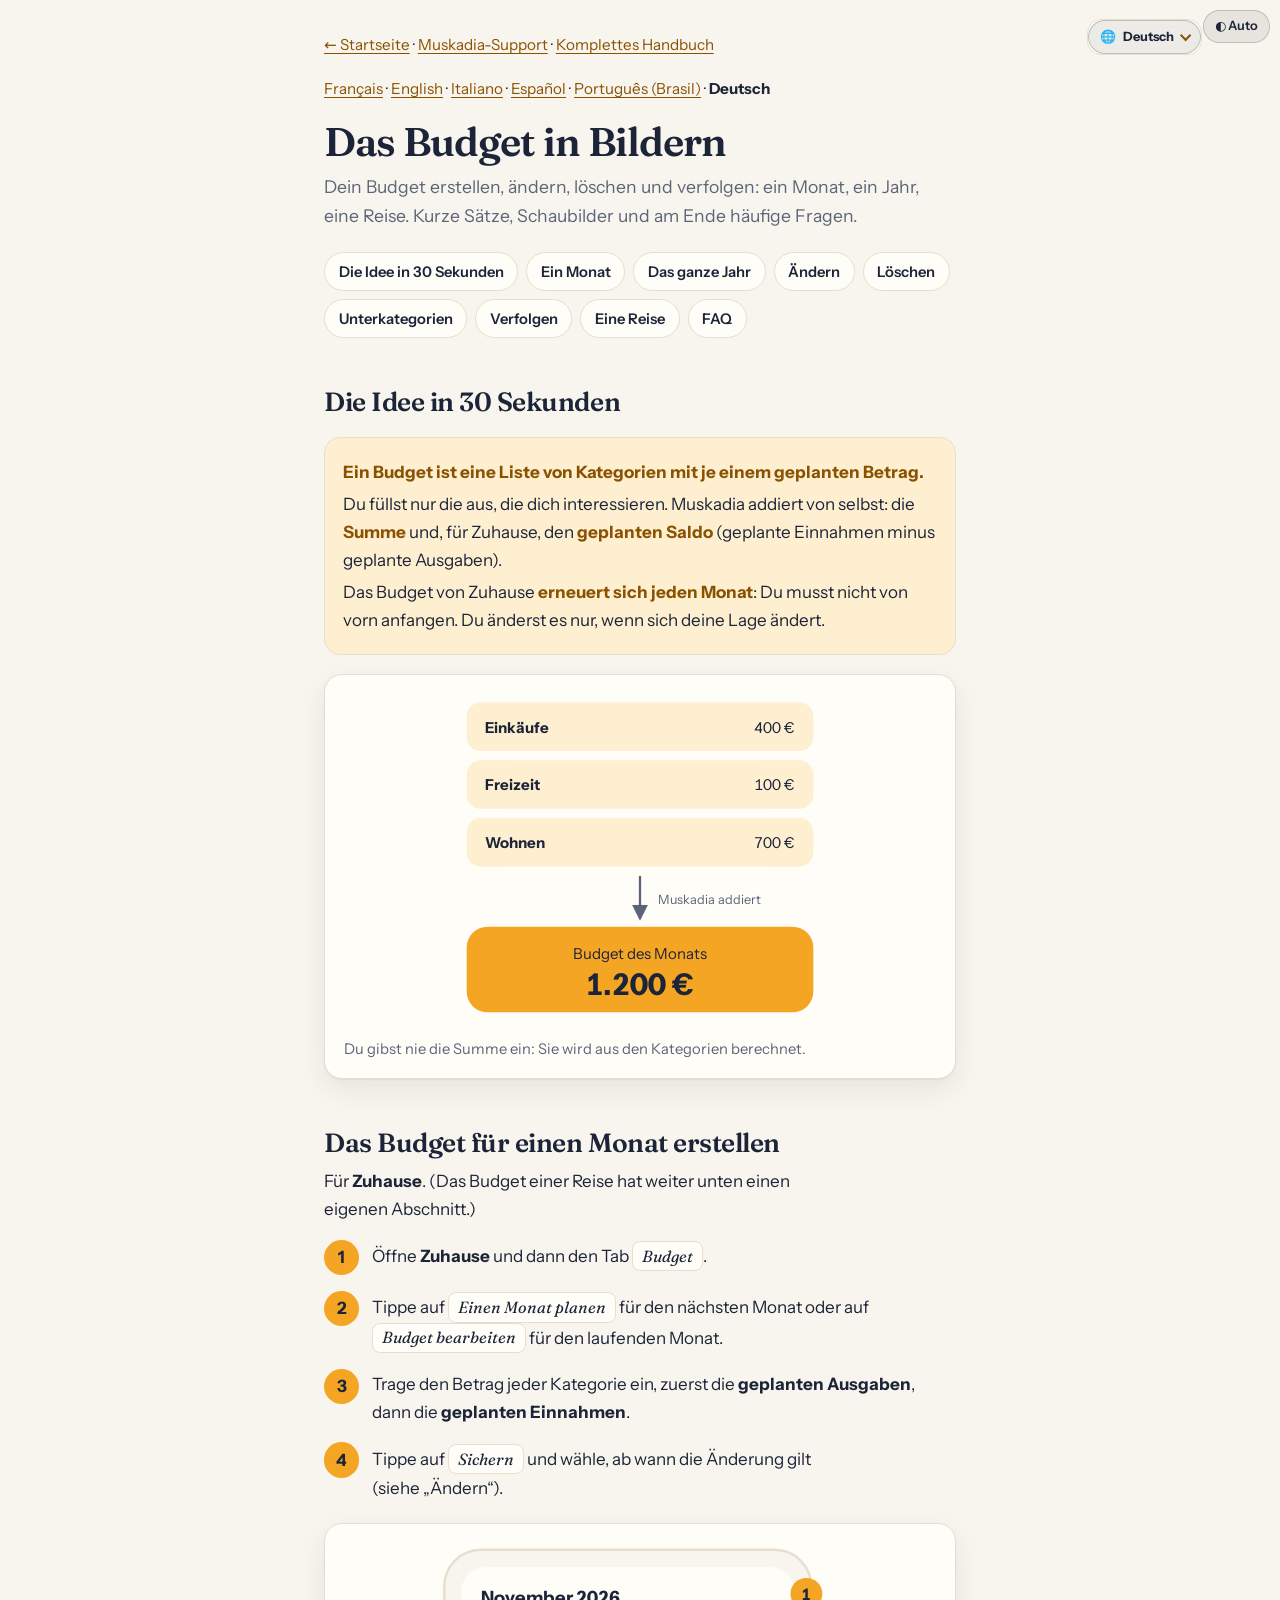
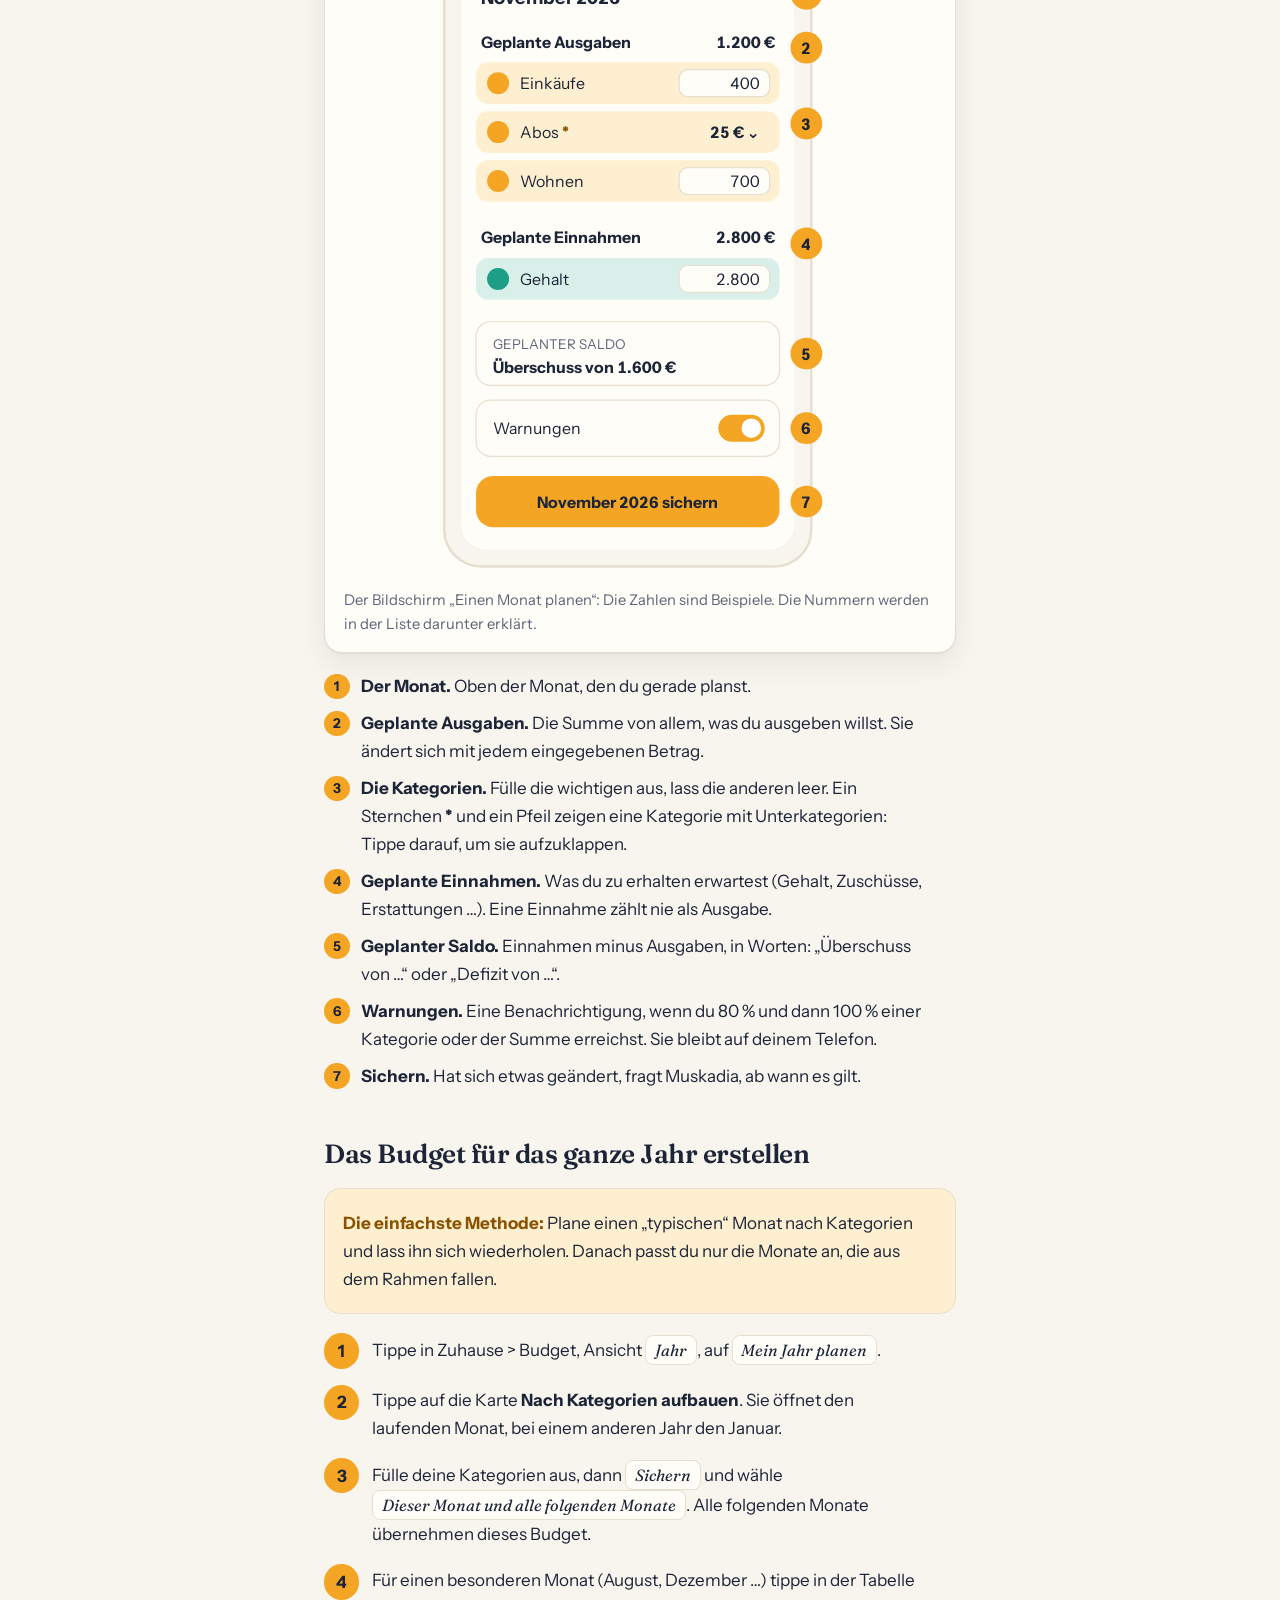
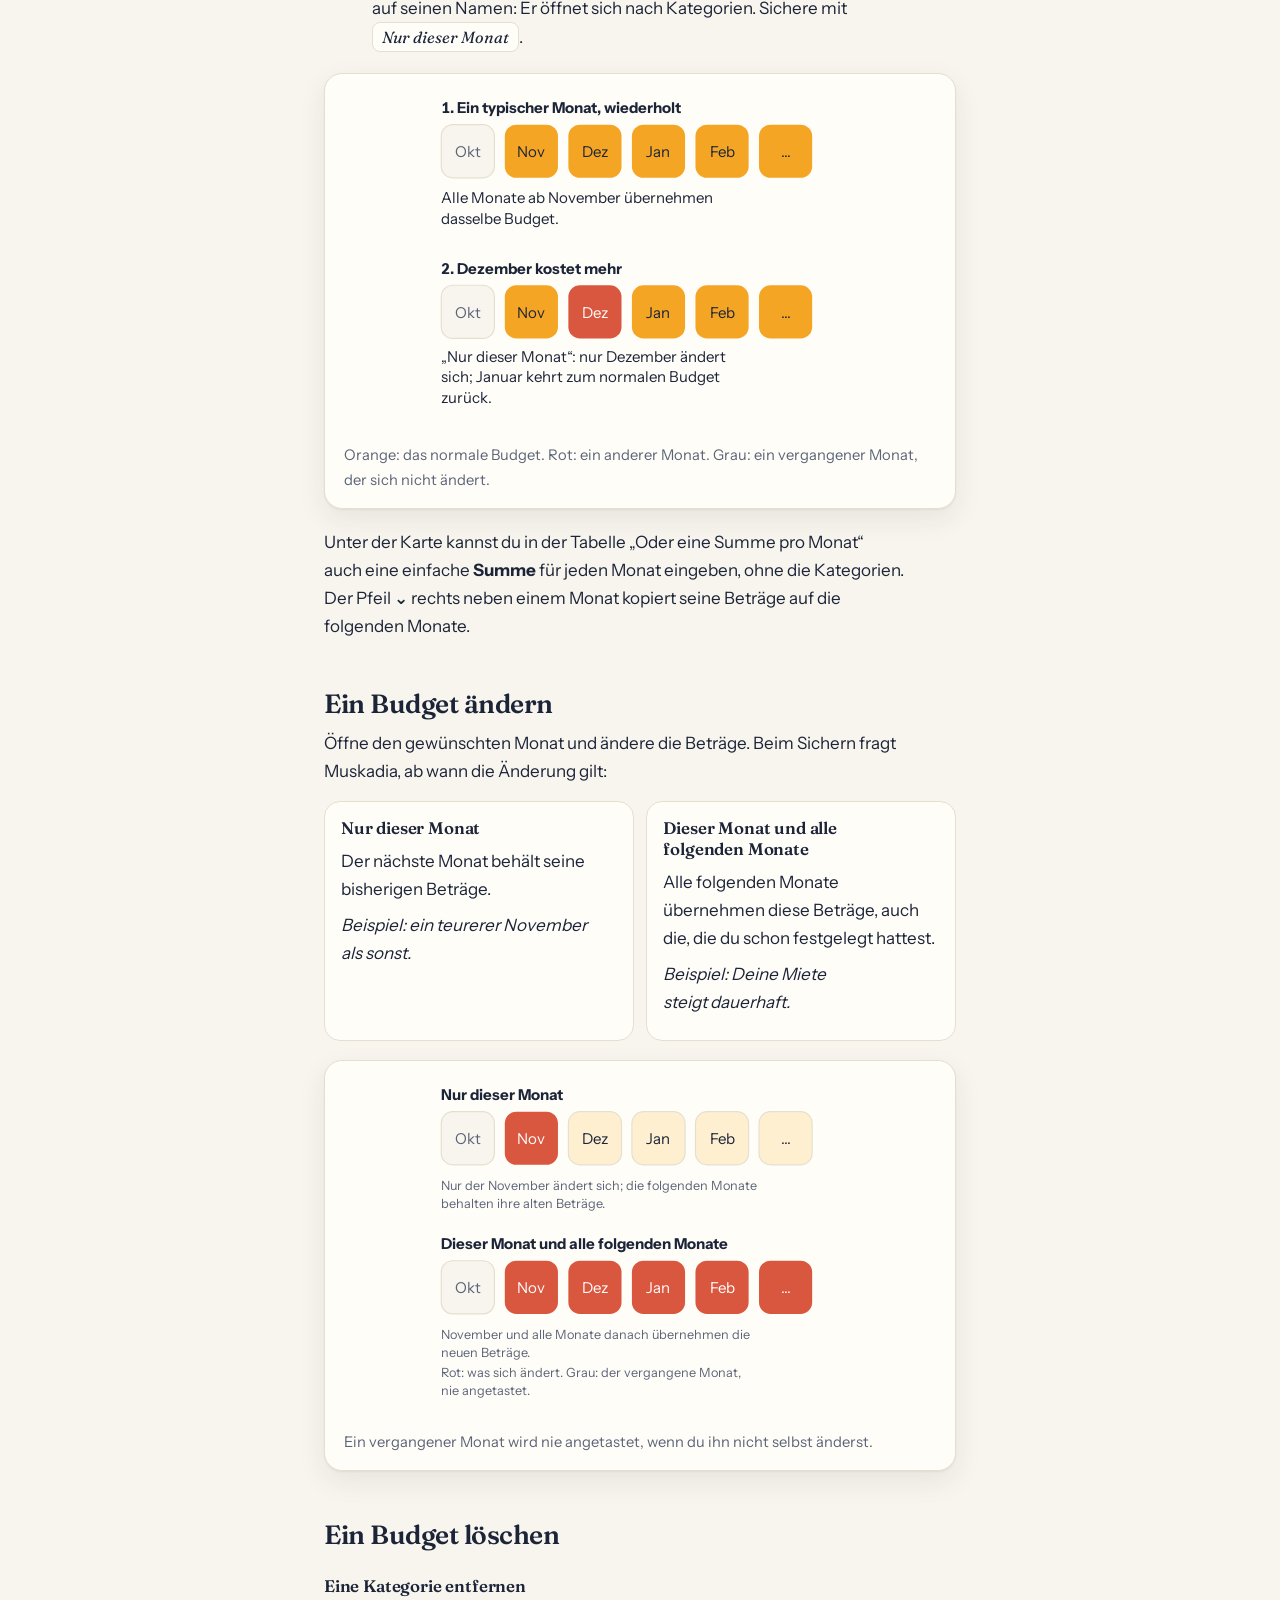
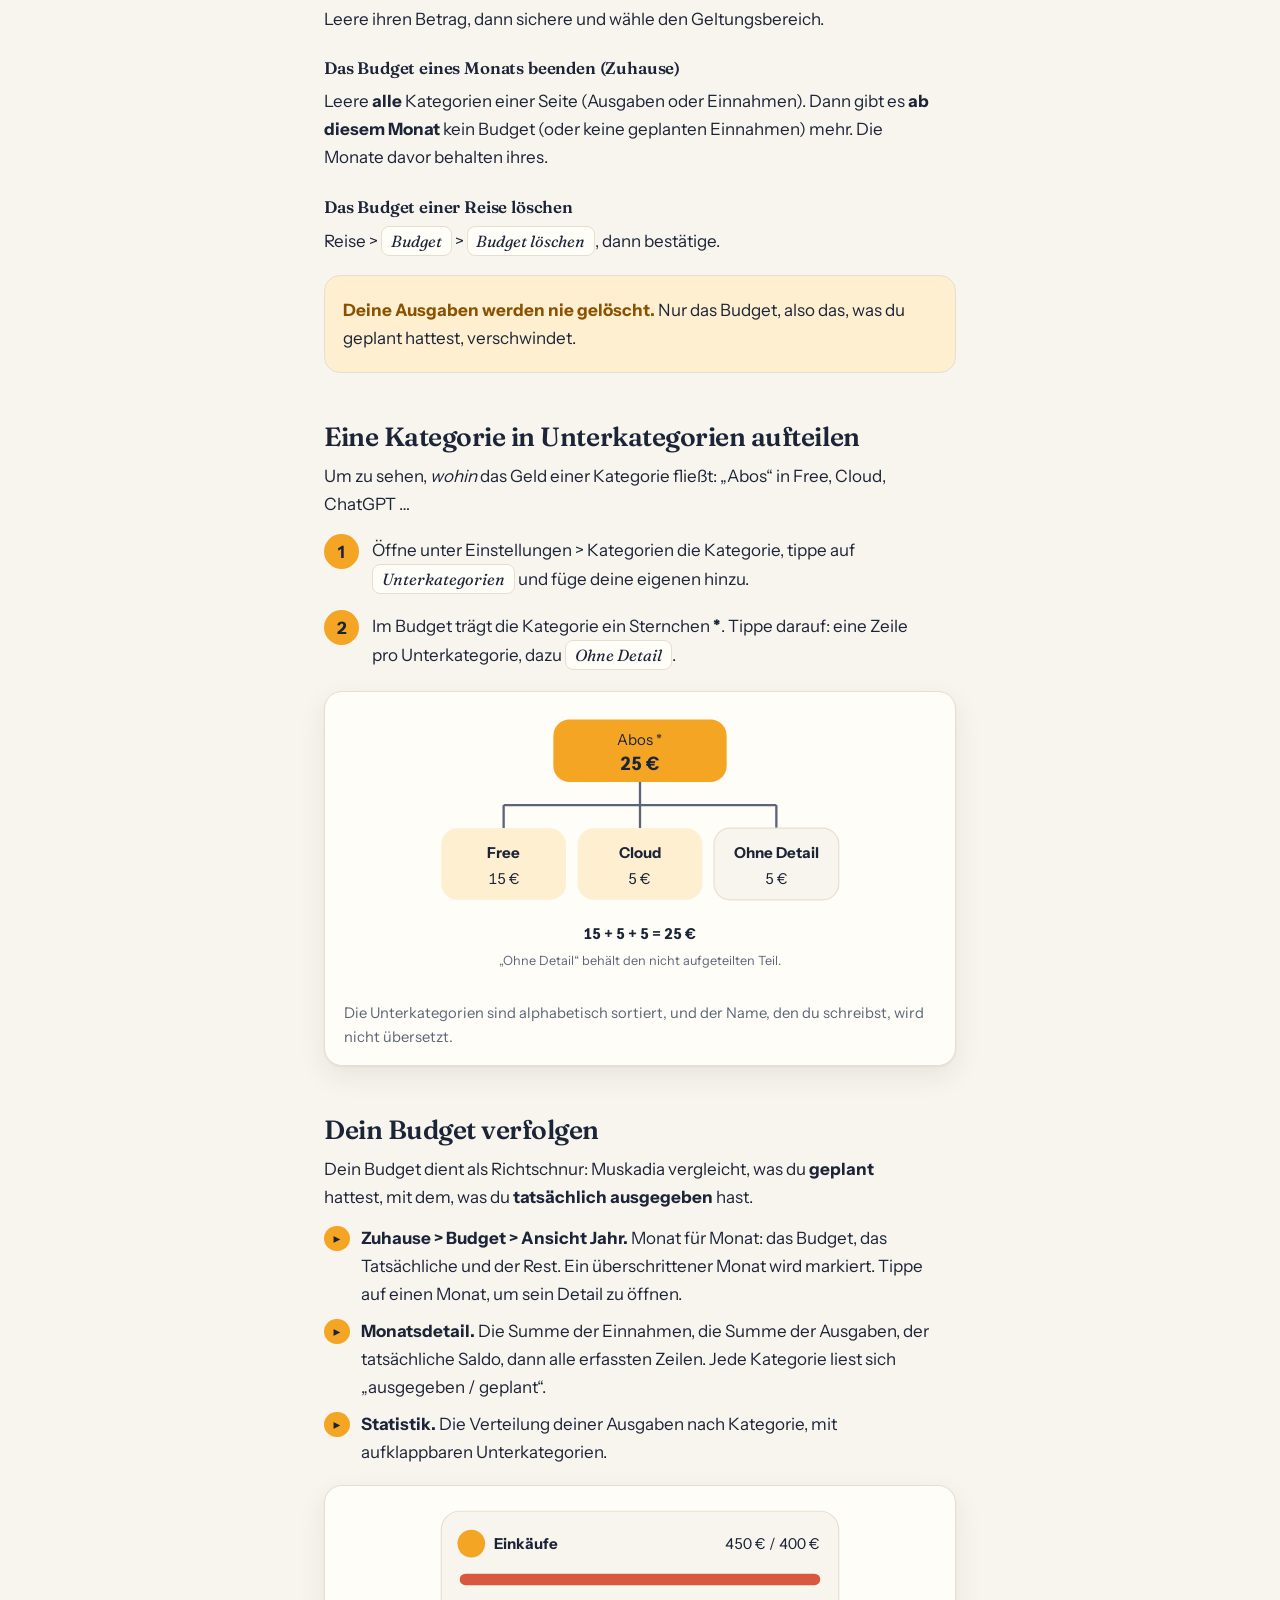
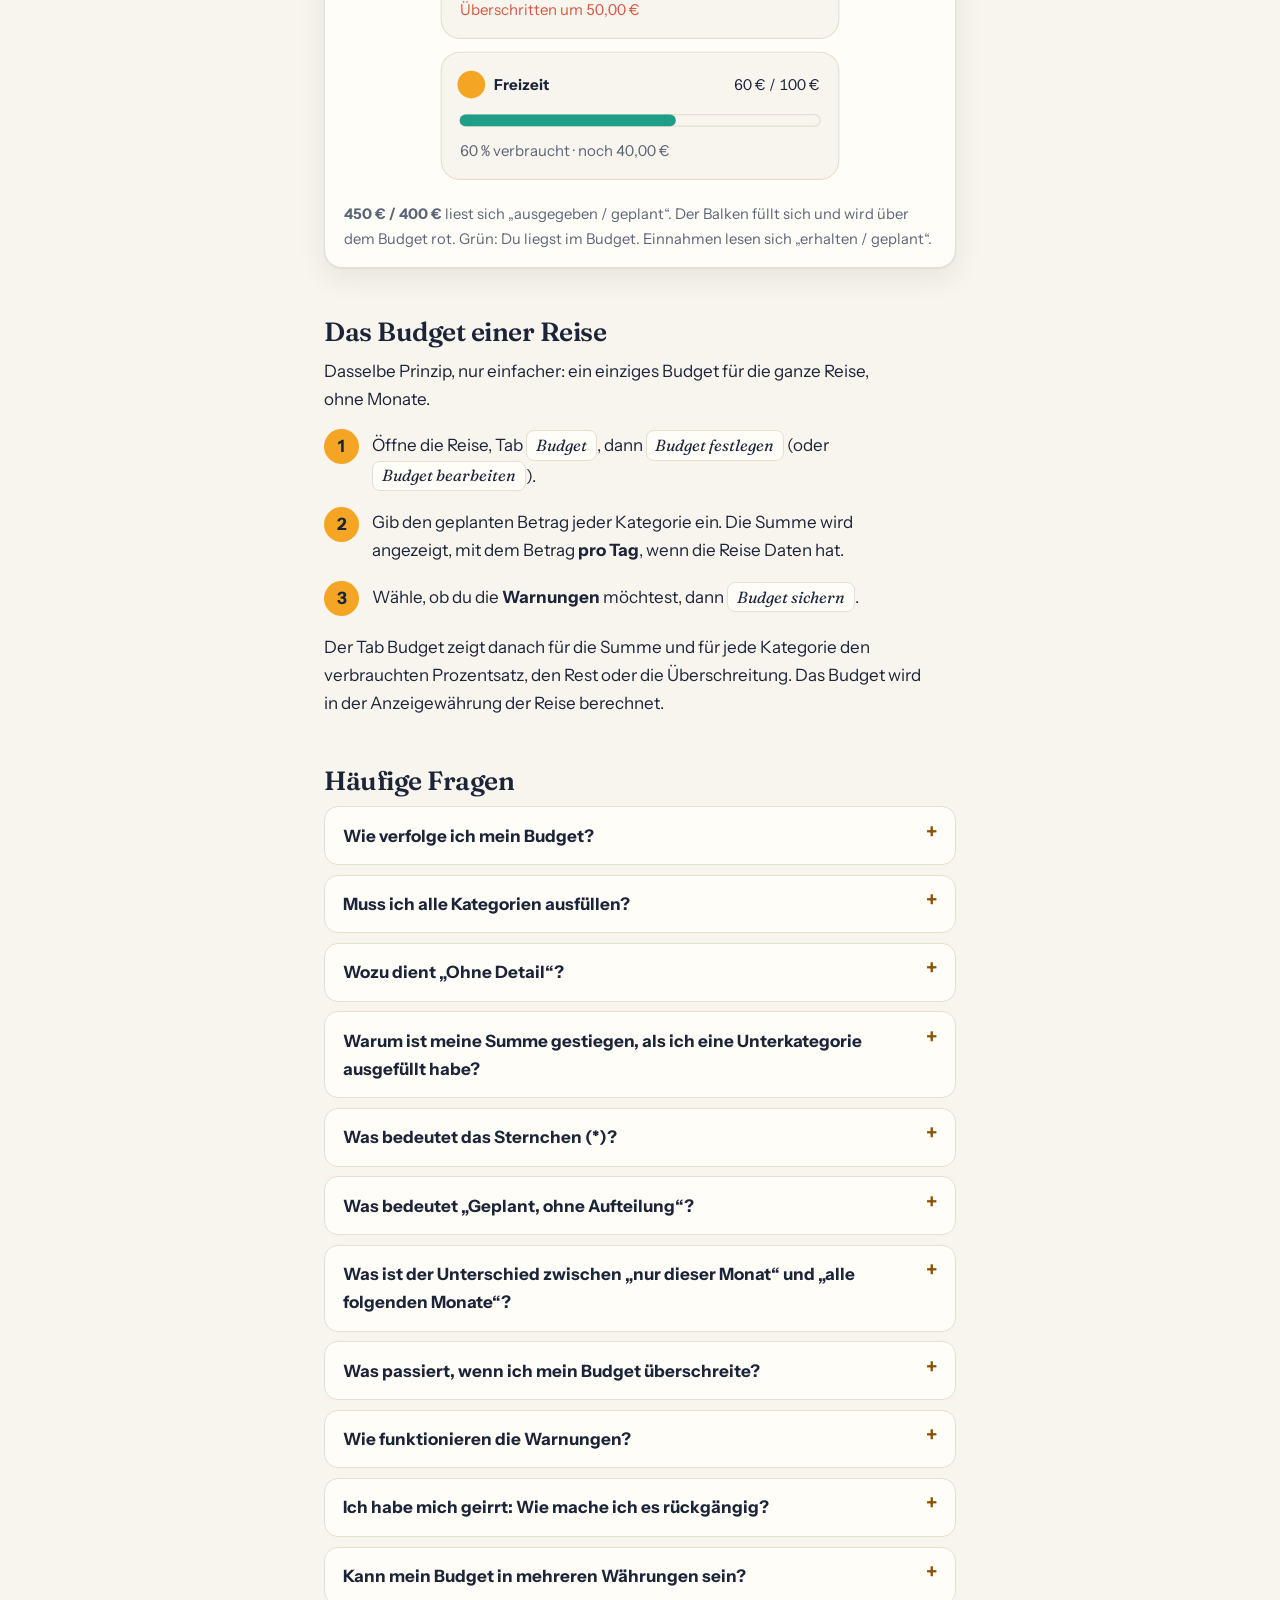
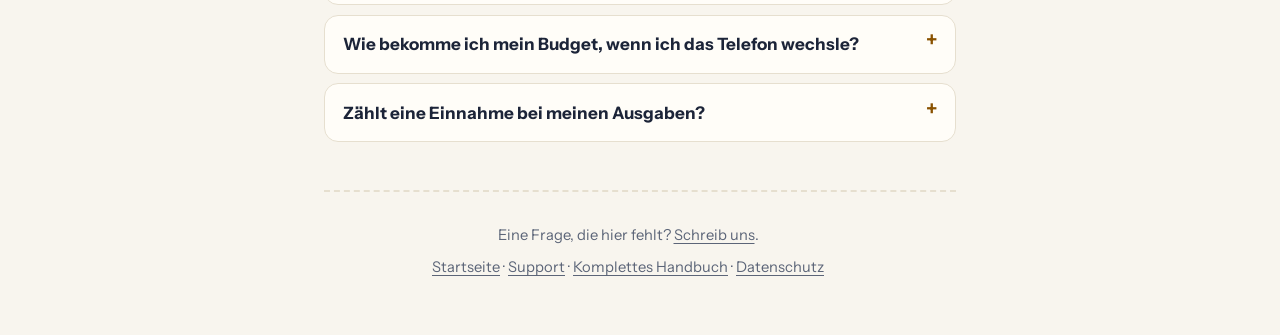
<file: budget-de.html>
<!doctype html>
<html lang="de">
<head>
<meta charset="utf-8">
<meta name="viewport" content="width=device-width,initial-scale=1"><meta name="apple-itunes-app" content="app-id=6759218602">
<title>Muskadia – Das Budget in Bildern</title><link rel="canonical" href="https://muskadia.fr/budget-de.html">
<meta name="description" content="Dein Budget in Muskadia erstellen, ändern und verfolgen, Schritt für Schritt und mit Schaubildern: ein Monat, das ganze Jahr, Unterkategorien und häufige Fragen.">
<link rel="icon" href="favicon.png">
<link rel="apple-touch-icon" href="icon.png">
<style>
:root{
  --paper:#F8F5EE;--page:#FFFDF8;--line:#E6DFCF;--ink:#1C2438;--ink2:#5C6578;
  --amber:#F5A524;--amber-t:#8A5200;--amber-bg:#FDEFD0;
  --teal:#1E9E86;--teal-t:#0F6B5A;--teal-bg:#D9F0EA;
  --coral:#D9573F;--coral-bg:#FBE3DD;
  --shadow:0 1px 2px rgba(28,36,56,.06),0 10px 28px rgba(28,36,56,.08);
}
:root[data-theme=dark]{
  --paper:#12151F;--page:#1B2030;--line:#2A3045;--ink:#F2EFE6;--ink2:#A3A9B8;
  --amber:#F7B23E;--amber-t:#F7B23E;--amber-bg:#3A2D12;
  --teal:#3DC4A9;--teal-t:#5FD6BE;--teal-bg:#12342E;
  --coral:#F0836E;--coral-bg:#3B1E19;
  --shadow:0 1px 2px rgba(0,0,0,.3),0 10px 28px rgba(0,0,0,.35);
}
@media (prefers-color-scheme:dark){:root:not([data-theme=light]){
  --paper:#12151F;--page:#1B2030;--line:#2A3045;--ink:#F2EFE6;--ink2:#A3A9B8;
  --amber:#F7B23E;--amber-t:#F7B23E;--amber-bg:#3A2D12;
  --teal:#3DC4A9;--teal-t:#5FD6BE;--teal-bg:#12342E;
  --coral:#F0836E;--coral-bg:#3B1E19;
  --shadow:0 1px 2px rgba(0,0,0,.3),0 10px 28px rgba(0,0,0,.35);
}}
*{box-sizing:border-box}
html{-webkit-text-size-adjust:100%;scroll-behavior:smooth}
body{margin:0;background:var(--paper);color:var(--ink);font:17px/1.6 -apple-system,BlinkMacSystemFont,"Segoe UI",system-ui,sans-serif}
main{max-width:42rem;margin:0 auto;padding:2rem 1.25rem 3rem}
a{color:var(--amber-t)}
a:focus-visible,summary:focus-visible{outline:3px solid var(--amber);outline-offset:3px;border-radius:6px}
.back{font-size:.95rem;margin:0 0 1.2rem}
h1{font:700 2.5rem/1.1 "Iowan Old Style","Palatino Linotype",Palatino,Georgia,serif;letter-spacing:-.02em;margin:0 0 .6rem}
h2{font:700 1.65rem/1.2 "Iowan Old Style","Palatino Linotype",Palatino,Georgia,serif;margin:3rem 0 .6rem;scroll-margin-top:1rem}
h3{font-size:1.05rem;margin:1.6rem 0 .3rem}
.lead{color:var(--ink2);font-size:1.1rem;margin:0 0 1.2rem}
p{margin:.5rem 0}
nav.toc{display:flex;flex-wrap:wrap;gap:.5rem;margin:1.4rem 0 0}
nav.toc a{padding:.4rem .85rem;border-radius:999px;background:var(--page);border:1px solid var(--line);text-decoration:none;font-size:.92rem;font-weight:600;color:var(--ink)}
nav.toc a:hover{border-color:var(--amber)}
.idea{margin:1.2rem 0;padding:1rem 1.15rem;border-radius:16px;background:var(--amber-bg);border:1px solid var(--line)}
.idea b{color:var(--amber-t)}
.idea p{margin:.25rem 0}
.fig{margin:1.2rem 0;padding:1rem;border-radius:18px;background:var(--page);border:1px solid var(--line);box-shadow:var(--shadow)}
.fig svg{display:block;width:100%;max-width:26rem;height:auto;margin:0 auto}
.fig figcaption{margin:.7rem .2rem 0;font-size:.92rem;color:var(--ink2)}
ol.steps{list-style:none;counter-reset:s;padding:0;margin:1rem 0}
ol.steps li{counter-increment:s;position:relative;padding:.1rem 0 .1rem 3rem;margin:.9rem 0;min-height:2.3rem}
ol.steps li:before{content:counter(s);position:absolute;left:0;top:0;width:2.2rem;height:2.2rem;border-radius:50%;background:var(--amber);color:#1C2438;font-weight:700;display:flex;align-items:center;justify-content:center}
.tag{display:inline-block;padding:.05rem .55rem;border-radius:8px;background:var(--page);border:1px solid var(--line);font-weight:600;font-size:.95em;max-width:100%;white-space:normal}
.legend{list-style:none;padding:0;margin:.8rem 0 0}
.legend li{display:flex;gap:.7rem;align-items:flex-start;margin:.55rem 0}
.n{flex:none;width:1.6rem;height:1.6rem;border-radius:50%;background:var(--amber);color:#1C2438;font-weight:700;font-size:.85rem;display:flex;align-items:center;justify-content:center;margin-top:.1rem}
details{background:var(--page);border:1px solid var(--line);border-radius:14px;margin:.6rem 0;overflow:hidden}
summary{cursor:pointer;padding:.9rem 1.1rem;font-weight:700;list-style:none;display:flex;justify-content:space-between;gap:1rem}
summary::-webkit-details-marker{display:none}
summary:after{content:"+";color:var(--amber-t);font-size:1.3rem;line-height:1}
details[open] summary:after{content:"–"}
details div{padding:0 1.1rem 1rem;color:var(--ink)}
.compare{display:grid;gap:.8rem;margin:1rem 0}
@media(min-width:34rem){.compare{grid-template-columns:1fr 1fr}}
.compare>div{padding:1rem;border-radius:16px;border:1px solid var(--line);background:var(--page)}
.compare h3{margin-top:0}
footer{margin-top:3rem;padding-top:1.4rem;border-top:2px dashed var(--line);text-align:center;font-size:.92rem;color:var(--ink2)}
footer a{color:var(--ink2)}
/* Couleurs des schémas */
.s-page{fill:var(--page)}.s-paper{fill:var(--paper)}.s-line{stroke:var(--line);fill:none}
.s-amber{fill:var(--amber)}.s-amberbg{fill:var(--amber-bg)}.s-teal{fill:var(--teal)}.s-tealbg{fill:var(--teal-bg)}
.s-coral{fill:var(--coral)}.s-coralbg{fill:var(--coral-bg)}
.s-ink{fill:var(--ink)}.s-ink2{fill:var(--ink2)}.s-stroke{stroke:var(--ink2);fill:none}
.s-arrow{stroke:var(--ink2);stroke-width:2;fill:none;marker-end:url(#ah)}
svg text{font-family:-apple-system,BlinkMacSystemFont,"Segoe UI",system-ui,sans-serif}
.t{font-size:13px}.tb{font-size:13px;font-weight:700}.ts{font-size:11px}.tm{font-size:15px;font-weight:700}
</style>
<link rel="stylesheet" href="theme.css?v=20261024e">
<script src="theme.js"></script>
</head>
<body>
<details class="lang-fixed"><summary aria-label="Sprache ändern"><span aria-hidden="true">&#127760;</span> Deutsch</summary><ul><li><a href="budget.html" hreflang="fr" lang="fr">Français</a></li><li><a href="budget-en.html" hreflang="en" lang="en">English</a></li><li><a href="budget-it.html" hreflang="it" lang="it">Italiano</a></li><li><a href="budget-es.html" hreflang="es" lang="es">Español</a></li><li><a href="budget-pt-BR.html" hreflang="pt-BR" lang="pt-BR">Português (Brasil)</a></li><li><a href="budget-de.html" hreflang="de" lang="de" aria-current="true">Deutsch</a></li></ul></details>
<main>
<p class="back"><a href="/de/">&larr; Startseite</a> · <a href="support.html">Muskadia-Support</a> · <a href="guide.html#de">Komplettes Handbuch</a></p>
<p class="back"><a href="budget.html">Français</a> · <a href="budget-en.html">English</a> · <a href="budget-it.html">Italiano</a> · <a href="budget-es.html">Español</a> · <a href="budget-pt-BR.html">Português (Brasil)</a> · <b>Deutsch</b></p>

<h1>Das Budget in Bildern</h1>
<p class="lead">Dein Budget erstellen, ändern, löschen und verfolgen: ein Monat, ein Jahr, eine Reise. Kurze Sätze, Schaubilder und am Ende häufige Fragen.</p>

<nav class="toc" aria-label="Inhalt">
  <a href="#principe">Die Idee in 30 Sekunden</a>
  <a href="#mois">Ein Monat</a>
  <a href="#annee">Das ganze Jahr</a>
  <a href="#modifier">Ändern</a>
  <a href="#supprimer">Löschen</a>
  <a href="#sous">Unterkategorien</a>
  <a href="#suivre">Verfolgen</a>
  <a href="#voyage">Eine Reise</a>
  <a href="#faq">FAQ</a>
</nav>

<h2 id="principe">Die Idee in 30 Sekunden</h2>
<div class="idea">
  <p><b>Ein Budget ist eine Liste von Kategorien mit je einem geplanten Betrag.</b></p>
  <p>Du füllst nur die aus, die dich interessieren. Muskadia addiert von selbst: die <b>Summe</b> und, für Zuhause, den <b>geplanten Saldo</b> (geplante Einnahmen minus geplante Ausgaben).</p>
  <p>Das Budget von Zuhause <b>erneuert sich jeden Monat</b>: Du musst nicht von vorn anfangen. Du änderst es nur, wenn sich deine Lage ändert.</p>
</div>

<figure class="fig">
<svg viewBox="0 0 360 290" role="img" aria-labelledby="f1t f1d">
<title id="f1t">Ein Budget ist die Summe der Kategorien</title>
<desc id="f1d">Einkäufe 400 Euro, Freizeit 100 Euro und Wohnen 700 Euro ergeben eine Summe von 1.200 Euro.</desc>
<defs><marker id="ah" viewBox="0 0 10 10" refX="8" refY="5" markerWidth="7" markerHeight="7" orient="auto-start-reverse"><path d="M0,0 L10,5 L0,10 z" fill="var(--ink2)"/></marker></defs>
<g class="t"><rect x="30" y="10" width="300" height="42" rx="12" class="s-amberbg"/><text x="46" y="36" class="tb s-ink">Einkäufe</text><text x="314" y="36" text-anchor="end" class="s-ink">400 €</text>
<rect x="30" y="60" width="300" height="42" rx="12" class="s-amberbg"/><text x="46" y="86" class="tb s-ink">Freizeit</text><text x="314" y="86" text-anchor="end" class="s-ink">100 €</text>
<rect x="30" y="110" width="300" height="42" rx="12" class="s-amberbg"/><text x="46" y="136" class="tb s-ink">Wohnen</text><text x="314" y="136" text-anchor="end" class="s-ink">700 €</text></g>
<path d="M180 160 V196" class="s-arrow"/><text x="196" y="184" class="ts s-ink2">Muskadia addiert</text>
<rect x="30" y="204" width="300" height="74" rx="18" class="s-amber"/>
<text x="180" y="232" text-anchor="middle" class="t" fill="#1C2438">Budget des Monats</text>
<text x="180" y="263" text-anchor="middle" font-size="26" font-weight="700" fill="#1C2438">1.200 €</text>
</svg>
<figcaption>Du gibst nie die Summe ein: Sie wird aus den Kategorien berechnet.</figcaption>
</figure>

<h2 id="mois">Das Budget für einen Monat erstellen</h2>
<p>Für <b>Zuhause</b>. (Das Budget einer Reise hat weiter unten einen eigenen Abschnitt.)</p>
<ol class="steps">
  <li>Öffne <b>Zuhause</b> und dann den Tab <span class="tag">Budget</span>.</li>
  <li>Tippe auf <span class="tag">Einen Monat planen</span> für den nächsten Monat oder auf <span class="tag">Budget bearbeiten</span> für den laufenden Monat.</li>
  <li>Trage den Betrag jeder Kategorie ein, zuerst die <b>geplanten Ausgaben</b>, dann die <b>geplanten Einnahmen</b>.</li>
  <li>Tippe auf <span class="tag">Sichern</span> und wähle, ab wann die Änderung gilt (siehe „Ändern“).</li>
</ol>

<figure class="fig">
<svg viewBox="0 0 340 520" role="img" aria-labelledby="f2t f2d">
<title id="f2t">Der Bildschirm Einen Monat planen, Bereich für Bereich</title>
<desc id="f2d">Sieben nummerierte Bereiche: der Monat, die geplanten Ausgaben, eine Kategorie, die geplanten Einnahmen, der geplante Saldo, die Warnungen und die Schaltfläche Sichern.</desc>
<rect x="10" y="8" width="300" height="504" rx="30" class="s-paper" stroke="var(--line)" stroke-width="2"/>
<rect x="24" y="22" width="272" height="476" rx="20" class="s-page"/>
<text x="40" y="52" class="tm s-ink">November 2026</text>
<text x="40" y="88" class="tb s-ink">Geplante Ausgaben</text><text x="280" y="88" text-anchor="end" class="tb s-ink">1.200 €</text>
<g><rect x="36" y="100" width="248" height="34" rx="10" class="s-amberbg"/><circle cx="54" cy="117" r="9" class="s-amber"/><text x="72" y="122" class="t s-ink">Einkäufe</text><rect x="202" y="106" width="74" height="22" rx="7" class="s-page" stroke="var(--line)"/><text x="268" y="122" text-anchor="end" class="t s-ink">400</text></g>
<g><rect x="36" y="140" width="248" height="34" rx="10" class="s-amberbg"/><circle cx="54" cy="157" r="9" class="s-amber"/><text x="72" y="162" class="t s-ink">Abos <tspan fill="var(--amber-t)" font-weight="700">*</tspan></text><text x="268" y="162" text-anchor="end" class="tb s-ink">25 € ⌄</text></g>
<g><rect x="36" y="180" width="248" height="34" rx="10" class="s-amberbg"/><circle cx="54" cy="197" r="9" class="s-amber"/><text x="72" y="202" class="t s-ink">Wohnen</text><rect x="202" y="186" width="74" height="22" rx="7" class="s-page" stroke="var(--line)"/><text x="268" y="202" text-anchor="end" class="t s-ink">700</text></g>
<text x="40" y="248" class="tb s-ink">Geplante Einnahmen</text><text x="280" y="248" text-anchor="end" class="tb s-ink">2.800 €</text>
<g><rect x="36" y="260" width="248" height="34" rx="10" class="s-tealbg"/><circle cx="54" cy="277" r="9" class="s-teal"/><text x="72" y="282" class="t s-ink">Gehalt</text><rect x="202" y="266" width="74" height="22" rx="7" class="s-page" stroke="var(--line)"/><text x="268" y="282" text-anchor="end" class="t s-ink">2.800</text></g>
<rect x="36" y="312" width="248" height="52" rx="12" class="s-page" stroke="var(--line)"/><text x="50" y="334" class="ts s-ink2">GEPLANTER SALDO</text><text x="50" y="354" class="tb s-ink">Überschuss von 1.600 €</text>
<rect x="36" y="376" width="248" height="46" rx="12" class="s-page" stroke="var(--line)"/><text x="50" y="404" class="t s-ink">Warnungen</text><rect x="234" y="388" width="38" height="22" rx="11" class="s-amber"/><circle cx="261" cy="399" r="8" fill="#fff"/>
<rect x="36" y="438" width="248" height="42" rx="14" class="s-amber"/><text x="160" y="464" text-anchor="middle" class="tb" fill="#1C2438">November 2026 sichern</text>
<g font-weight="700" font-size="13" fill="#1C2438" text-anchor="middle">
<circle cx="306" cy="44" r="13" class="s-amber"/><text x="306" y="49">1</text>
<circle cx="306" cy="88" r="13" class="s-amber"/><text x="306" y="93">2</text>
<circle cx="306" cy="150" r="13" class="s-amber"/><text x="306" y="155">3</text>
<circle cx="306" cy="248" r="13" class="s-amber"/><text x="306" y="253">4</text>
<circle cx="306" cy="338" r="13" class="s-amber"/><text x="306" y="343">5</text>
<circle cx="306" cy="399" r="13" class="s-amber"/><text x="306" y="404">6</text>
<circle cx="306" cy="459" r="13" class="s-amber"/><text x="306" y="464">7</text>
</g>
</svg>
<figcaption>Der Bildschirm „Einen Monat planen“: Die Zahlen sind Beispiele. Die Nummern werden in der Liste darunter erklärt.</figcaption>
</figure>

<ul class="legend">
  <li><span class="n">1</span><span><b>Der Monat.</b> Oben der Monat, den du gerade planst.</span></li>
  <li><span class="n">2</span><span><b>Geplante Ausgaben.</b> Die Summe von allem, was du ausgeben willst. Sie ändert sich mit jedem eingegebenen Betrag.</span></li>
  <li><span class="n">3</span><span><b>Die Kategorien.</b> Fülle die wichtigen aus, lass die anderen leer. Ein Sternchen <b>*</b> und ein Pfeil zeigen eine Kategorie mit Unterkategorien: Tippe darauf, um sie aufzuklappen.</span></li>
  <li><span class="n">4</span><span><b>Geplante Einnahmen.</b> Was du zu erhalten erwartest (Gehalt, Zuschüsse, Erstattungen …). Eine Einnahme zählt nie als Ausgabe.</span></li>
  <li><span class="n">5</span><span><b>Geplanter Saldo.</b> Einnahmen minus Ausgaben, in Worten: „Überschuss von …“ oder „Defizit von …“.</span></li>
  <li><span class="n">6</span><span><b>Warnungen.</b> Eine Benachrichtigung, wenn du 80 % und dann 100 % einer Kategorie oder der Summe erreichst. Sie bleibt auf deinem Telefon.</span></li>
  <li><span class="n">7</span><span><b>Sichern.</b> Hat sich etwas geändert, fragt Muskadia, ab wann es gilt.</span></li>
</ul>

<h2 id="annee">Das Budget für das ganze Jahr erstellen</h2>
<div class="idea">
  <p><b>Die einfachste Methode:</b> Plane einen „typischen“ Monat nach Kategorien und lass ihn sich wiederholen. Danach passt du nur die Monate an, die aus dem Rahmen fallen.</p>
</div>
<ol class="steps">
  <li>Tippe in Zuhause &gt; Budget, Ansicht <span class="tag">Jahr</span>, auf <span class="tag">Mein Jahr planen</span>.</li>
  <li>Tippe auf die Karte <b>Nach Kategorien aufbauen</b>. Sie öffnet den laufenden Monat, bei einem anderen Jahr den Januar.</li>
  <li>Fülle deine Kategorien aus, dann <span class="tag">Sichern</span> und wähle <span class="tag">Dieser Monat und alle folgenden Monate</span>. Alle folgenden Monate übernehmen dieses Budget.</li>
  <li>Für einen besonderen Monat (August, Dezember …) tippe in der Tabelle auf seinen Namen: Er öffnet sich nach Kategorien. Sichere mit <span class="tag">Nur dieser Monat</span>.</li>
</ol>

<figure class="fig">
<svg viewBox="0 0 360 296" role="img" aria-labelledby="f3t f3d">
<title id="f3t">Das Jahr in drei Schritten aufbauen</title>
<desc id="f3d">Ein typischer Monat, gesichert für alle folgenden Monate, dann eine Anpassung nur für Dezember.</desc>
<text x="8" y="20" class="tb s-ink">1. Ein typischer Monat, wiederholt</text>
<rect x="8" y="30" width="46" height="46" rx="10" class="s-paper" stroke="var(--line)"/><text x="31" y="58" text-anchor="middle" class="t s-ink2">Okt</text><rect x="63" y="30" width="46" height="46" rx="10" class="s-amber"/><text x="86" y="58" text-anchor="middle" class="t " fill="#1C2438">Nov</text><rect x="118" y="30" width="46" height="46" rx="10" class="s-amber"/><text x="141" y="58" text-anchor="middle" class="t " fill="#1C2438">Dez</text><rect x="173" y="30" width="46" height="46" rx="10" class="s-amber"/><text x="196" y="58" text-anchor="middle" class="t " fill="#1C2438">Jan</text><rect x="228" y="30" width="46" height="46" rx="10" class="s-amber"/><text x="251" y="58" text-anchor="middle" class="t " fill="#1C2438">Feb</text><rect x="283" y="30" width="46" height="46" rx="10" class="s-amber"/><text x="306" y="58" text-anchor="middle" class="t " fill="#1C2438">…</text>
<text x="8" y="98" class="t s-ink">Alle Monate ab November übernehmen</text><text x="8" y="116" class="t s-ink">dasselbe Budget.</text>
<text x="8" y="159" class="tb s-ink">2. Dezember kostet mehr</text>
<rect x="8" y="169" width="46" height="46" rx="10" class="s-paper" stroke="var(--line)"/><text x="31" y="197" text-anchor="middle" class="t s-ink2">Okt</text><rect x="63" y="169" width="46" height="46" rx="10" class="s-amber"/><text x="86" y="197" text-anchor="middle" class="t " fill="#1C2438">Nov</text><rect x="118" y="169" width="46" height="46" rx="10" class="s-coral"/><text x="141" y="197" text-anchor="middle" class="t " fill="#fff">Dez</text><rect x="173" y="169" width="46" height="46" rx="10" class="s-amber"/><text x="196" y="197" text-anchor="middle" class="t " fill="#1C2438">Jan</text><rect x="228" y="169" width="46" height="46" rx="10" class="s-amber"/><text x="251" y="197" text-anchor="middle" class="t " fill="#1C2438">Feb</text><rect x="283" y="169" width="46" height="46" rx="10" class="s-amber"/><text x="306" y="197" text-anchor="middle" class="t " fill="#1C2438">…</text>
<text x="8" y="235" class="t s-ink">„Nur dieser Monat“: nur Dezember ändert</text><text x="8" y="253" class="t s-ink">sich; Januar kehrt zum normalen Budget</text><text x="8" y="271" class="t s-ink">zurück.</text>
</svg>
<figcaption>Orange: das normale Budget. Rot: ein anderer Monat. Grau: ein vergangener Monat, der sich nicht ändert.</figcaption>
</figure>

<p>Unter der Karte kannst du in der Tabelle „Oder eine Summe pro Monat“ auch eine einfache <b>Summe</b> für jeden Monat eingeben, ohne die Kategorien. Der Pfeil <b>⌄</b> rechts neben einem Monat kopiert seine Beträge auf die folgenden Monate.</p>

<h2 id="modifier">Ein Budget ändern</h2>
<p>Öffne den gewünschten Monat und ändere die Beträge. Beim Sichern fragt Muskadia, ab wann die Änderung gilt:</p>

<div class="compare">
  <div>
    <h3>Nur dieser Monat</h3>
    <p>Der nächste Monat behält seine bisherigen Beträge.</p>
    <p><i>Beispiel: ein teurerer November als sonst.</i></p>
  </div>
  <div>
    <h3>Dieser Monat und alle folgenden Monate</h3>
    <p>Alle folgenden Monate übernehmen diese Beträge, auch die, die du schon festgelegt hattest.</p>
    <p><i>Beispiel: Deine Miete steigt dauerhaft.</i></p>
  </div>
</div>

<figure class="fig">
<svg viewBox="0 0 360 295" role="img" aria-labelledby="f4t f4d">
<title id="f4t">Nur dieser Monat oder alle folgenden Monate</title>
<desc id="f4d">Bei „Nur dieser Monat“ ändert sich nur der November. Bei „Alle folgenden Monate“ ändern sich der November und alle Monate danach.</desc>
<text x="8" y="20" class="tb s-ink">Nur dieser Monat</text>
<rect x="8" y="30" width="46" height="46" rx="10" class="s-paper" stroke="var(--line)"/><text x="31" y="58" text-anchor="middle" class="t s-ink2">Okt</text><rect x="63" y="30" width="46" height="46" rx="10" class="s-coral"/><text x="86" y="58" text-anchor="middle" class="t " fill="#fff">Nov</text><rect x="118" y="30" width="46" height="46" rx="10" class="s-amberbg" stroke="var(--line)"/><text x="141" y="58" text-anchor="middle" class="t s-ink">Dez</text><rect x="173" y="30" width="46" height="46" rx="10" class="s-amberbg" stroke="var(--line)"/><text x="196" y="58" text-anchor="middle" class="t s-ink">Jan</text><rect x="228" y="30" width="46" height="46" rx="10" class="s-amberbg" stroke="var(--line)"/><text x="251" y="58" text-anchor="middle" class="t s-ink">Feb</text><rect x="283" y="30" width="46" height="46" rx="10" class="s-amberbg" stroke="var(--line)"/><text x="306" y="58" text-anchor="middle" class="t s-ink">…</text>
<text x="8" y="98" class="ts s-ink2">Nur der November ändert sich; die folgenden Monate</text><text x="8" y="113" class="ts s-ink2">behalten ihre alten Beträge.</text>
<text x="8" y="149" class="tb s-ink">Dieser Monat und alle folgenden Monate</text>
<rect x="8" y="159" width="46" height="46" rx="10" class="s-paper" stroke="var(--line)"/><text x="31" y="187" text-anchor="middle" class="t s-ink2">Okt</text><rect x="63" y="159" width="46" height="46" rx="10" class="s-coral"/><text x="86" y="187" text-anchor="middle" class="t " fill="#fff">Nov</text><rect x="118" y="159" width="46" height="46" rx="10" class="s-coral"/><text x="141" y="187" text-anchor="middle" class="t " fill="#fff">Dez</text><rect x="173" y="159" width="46" height="46" rx="10" class="s-coral"/><text x="196" y="187" text-anchor="middle" class="t " fill="#fff">Jan</text><rect x="228" y="159" width="46" height="46" rx="10" class="s-coral"/><text x="251" y="187" text-anchor="middle" class="t " fill="#fff">Feb</text><rect x="283" y="159" width="46" height="46" rx="10" class="s-coral"/><text x="306" y="187" text-anchor="middle" class="t " fill="#fff">…</text>
<text x="8" y="227" class="ts s-ink2">November und alle Monate danach übernehmen die</text><text x="8" y="242" class="ts s-ink2">neuen Beträge.</text><text x="8" y="260" class="ts s-ink2">Rot: was sich ändert. Grau: der vergangene Monat,</text><text x="8" y="275" class="ts s-ink2">nie angetastet.</text>
</svg>
<figcaption>Ein vergangener Monat wird nie angetastet, wenn du ihn nicht selbst änderst.</figcaption>
</figure>

<h2 id="supprimer">Ein Budget löschen</h2>
<h3>Eine Kategorie entfernen</h3>
<p>Leere ihren Betrag, dann sichere und wähle den Geltungsbereich.</p>
<h3>Das Budget eines Monats beenden (Zuhause)</h3>
<p>Leere <b>alle</b> Kategorien einer Seite (Ausgaben oder Einnahmen). Dann gibt es <b>ab diesem Monat</b> kein Budget (oder keine geplanten Einnahmen) mehr. Die Monate davor behalten ihres.</p>
<h3>Das Budget einer Reise löschen</h3>
<p>Reise &gt; <span class="tag">Budget</span> &gt; <span class="tag">Budget löschen</span>, dann bestätige.</p>
<div class="idea"><p><b>Deine Ausgaben werden nie gelöscht.</b> Nur das Budget, also das, was du geplant hattest, verschwindet.</p></div>

<h2 id="sous">Eine Kategorie in Unterkategorien aufteilen</h2>
<p>Um zu sehen, <i>wohin</i> das Geld einer Kategorie fließt: „Abos“ in Free, Cloud, ChatGPT …</p>
<ol class="steps">
  <li>Öffne unter Einstellungen &gt; Kategorien die Kategorie, tippe auf <span class="tag">Unterkategorien</span> und füge deine eigenen hinzu.</li>
  <li>Im Budget trägt die Kategorie ein Sternchen <b>*</b>. Tippe darauf: eine Zeile pro Unterkategorie, dazu <span class="tag">Ohne Detail</span>.</li>
</ol>

<figure class="fig">
<svg viewBox="0 0 360 244" role="img" aria-labelledby="f5t f5d">
<title id="f5t">Der Betrag einer Kategorie ist die Summe ihrer Zeilen</title>
<desc id="f5d">Abos 25 Euro ist gleich Free 15 plus Cloud 5 plus Ohne Detail 5.</desc>
<rect x="105" y="10" width="150" height="54" rx="14" class="s-amber"/>
<text x="180" y="32" text-anchor="middle" class="t" fill="#1C2438">Abos *</text><text x="180" y="54" text-anchor="middle" font-size="16" font-weight="700" fill="#1C2438">25 €</text>
<g class="s-stroke" stroke-width="2"><path d="M180 64 V84"/><path d="M62 84 H298"/><path d="M62 84 V104"/><path d="M180 84 V104"/><path d="M298 84 V104"/></g>
<rect x="8" y="104" width="108" height="62" rx="14" class="s-amberbg"/><text x="62" y="130" text-anchor="middle" class="tb s-ink">Free</text><text x="62" y="152" text-anchor="middle" class="t s-ink">15 €</text>
<rect x="126" y="104" width="108" height="62" rx="14" class="s-amberbg"/><text x="180" y="130" text-anchor="middle" class="tb s-ink">Cloud</text><text x="180" y="152" text-anchor="middle" class="t s-ink">5 €</text>
<rect x="244" y="104" width="108" height="62" rx="14" class="s-paper" stroke="var(--line)"/><text x="298" y="130" text-anchor="middle" class="tb s-ink" font-size="12">Ohne Detail</text><text x="298" y="152" text-anchor="middle" class="t s-ink">5 €</text>
<text x="180" y="200" text-anchor="middle" class="tb s-ink">15 + 5 + 5 = 25 €</text>
<text x="180" text-anchor="middle" y="222" class="ts s-ink2">„Ohne Detail“ behält den nicht aufgeteilten Teil.</text>
</svg>
<figcaption>Die Unterkategorien sind alphabetisch sortiert, und der Name, den du schreibst, wird nicht übersetzt.</figcaption>
</figure>

<h2 id="suivre">Dein Budget verfolgen</h2>
<p>Dein Budget dient als Richtschnur: Muskadia vergleicht, was du <b>geplant</b> hattest, mit dem, was du <b>tatsächlich ausgegeben</b> hast.</p>
<ul class="legend">
  <li><span class="n">▸</span><span><b>Zuhause &gt; Budget &gt; Ansicht Jahr.</b> Monat für Monat: das Budget, das Tatsächliche und der Rest. Ein überschrittener Monat wird markiert. Tippe auf einen Monat, um sein Detail zu öffnen.</span></li>
  <li><span class="n">▸</span><span><b>Monatsdetail.</b> Die Summe der Einnahmen, die Summe der Ausgaben, der tatsächliche Saldo, dann alle erfassten Zeilen. Jede Kategorie liest sich „ausgegeben / geplant“.</span></li>
  <li><span class="n">▸</span><span><b>Statistik.</b> Die Verteilung deiner Ausgaben nach Kategorie, mit aufklappbaren Unterkategorien.</span></li>
</ul>

<figure class="fig">
<svg viewBox="0 0 360 250" role="img" aria-labelledby="f6t f6d">
<title id="f6t">Eine Zeile des Monatsdetails lesen</title>
<desc id="f6d">Einkäufe: 450 Euro ausgegeben von 400 geplanten, Balken voll, um 50 Euro überschritten. Freizeit: 60 Euro von 100, 60 Prozent verbraucht.</desc>
<rect x="8" y="8" width="344" height="110" rx="16" class="s-paper" stroke="var(--line)"/>
<circle cx="34" cy="36" r="12" class="s-amber"/><text x="54" y="41" class="tb s-ink">Einkäufe</text><text x="336" y="41" text-anchor="end" class="t s-ink">450 € / 400 €</text>
<rect x="24" y="62" width="312" height="10" rx="5" class="s-coral"/>
<text x="24" y="98" class="t" fill="var(--coral)">Überschritten um 50,00 €</text>
<rect x="8" y="130" width="344" height="110" rx="16" class="s-paper" stroke="var(--line)"/>
<circle cx="34" cy="158" r="12" class="s-amber"/><text x="54" y="163" class="tb s-ink">Freizeit</text><text x="336" y="163" text-anchor="end" class="t s-ink">60 € / 100 €</text>
<rect x="24" y="184" width="312" height="10" rx="5" class="s-line" stroke-width="1"/><rect x="24" y="184" width="187" height="10" rx="5" class="s-teal"/>
<text x="24" y="220" class="t s-ink2">60 % verbraucht · noch 40,00 €</text>
</svg>
<figcaption><b>450 € / 400 €</b> liest sich „ausgegeben / geplant“. Der Balken füllt sich und wird über dem Budget rot. Grün: Du liegst im Budget. Einnahmen lesen sich „erhalten / geplant“.</figcaption>
</figure>

<h2 id="voyage">Das Budget einer Reise</h2>
<p>Dasselbe Prinzip, nur einfacher: ein einziges Budget für die ganze Reise, ohne Monate.</p>
<ol class="steps">
  <li>Öffne die Reise, Tab <span class="tag">Budget</span>, dann <span class="tag">Budget festlegen</span> (oder <span class="tag">Budget bearbeiten</span>).</li>
  <li>Gib den geplanten Betrag jeder Kategorie ein. Die Summe wird angezeigt, mit dem Betrag <b>pro Tag</b>, wenn die Reise Daten hat.</li>
  <li>Wähle, ob du die <b>Warnungen</b> möchtest, dann <span class="tag">Budget sichern</span>.</li>
</ol>
<p>Der Tab Budget zeigt danach für die Summe und für jede Kategorie den verbrauchten Prozentsatz, den Rest oder die Überschreitung. Das Budget wird in der Anzeigewährung der Reise berechnet.</p>

<h2 id="faq">Häufige Fragen</h2>

<details><summary>Wie verfolge ich mein Budget?</summary><div>
<p>Für Zuhause: Tab <b>Budget</b> &gt; Ansicht <b>Jahr</b>, um jeden Monat zu sehen, dann tippe auf einen Monat für sein <b>Detail</b> (Tatsächliches gegen Geplantes, Kategorie für Kategorie). Für eine Reise: der Tab <b>Budget</b> der Reise. Die <b>Statistik</b> zeigt die Verteilung deiner Ausgaben.</p>
</div></details>

<details><summary>Muss ich alle Kategorien ausfüllen?</summary><div>
<p>Nein. Fülle nur die aus, die dich interessieren. Eine Kategorie ohne Betrag hat einfach kein Budget.</p>
</div></details>

<details><summary>Wozu dient „Ohne Detail“?</summary><div>
<p>Es ist der Teil einer Kategorie, den du nicht in Unterkategorien aufteilst. Zum Beispiel Abos 25 €, davon Free 15 €: Die restlichen 10 € sind „Ohne Detail“. In den Ausgabenlisten sind es auch die ohne Unterkategorie erfassten Ausgaben.</p>
</div></details>

<details><summary>Warum ist meine Summe gestiegen, als ich eine Unterkategorie ausgefüllt habe?</summary><div>
<p>Weil der Betrag einer Kategorie die <b>Summe ihrer Zeilen</b> ist. Wenn dein Budget schon existierte, steht sein Betrag ganz in „Ohne Detail“. Um ihn aufzuteilen, ohne die Summe zu ändern, <b>senke „Ohne Detail“</b> um so viel, wie du den Unterkategorien hinzufügst.</p>
</div></details>

<details><summary>Was bedeutet das Sternchen (*)?</summary><div>
<p>Die Kategorie hat Unterkategorien. Tippe darauf, um sie aufzuklappen.</p>
</div></details>

<details><summary>Was bedeutet „Geplant, ohne Aufteilung“?</summary><div>
<p>Das ist der Teil eines alten Budgets, das vor den Kategorien erfasst wurde: Er zählt in der Summe, gehört aber zu keiner Kategorie. Du kannst ihn aufteilen, indem du den Monat mit „Diesen Monat planen“ öffnest.</p>
</div></details>

<details><summary>Was ist der Unterschied zwischen „nur dieser Monat“ und „alle folgenden Monate“?</summary><div>
<p>„Nur dieser Monat“ ändert nur den geöffneten Monat: Der nächste behält seine Beträge. „Alle folgenden Monate“ ändert diesen Monat und alle danach, auch die schon festgelegten. Vergangene Monate bewegen sich nie.</p>
</div></details>

<details><summary>Was passiert, wenn ich mein Budget überschreite?</summary><div>
<p>Nichts wird gesperrt: Du kannst weiter Ausgaben erfassen. Der Balken wird rot, die Zeile sagt „Überschritten um …“, und wenn die Warnungen aktiv sind, hat dich eine Benachrichtigung bei 80 % und dann bei 100 % gewarnt.</p>
</div></details>

<details><summary>Wie funktionieren die Warnungen?</summary><div>
<p>Eine Benachrichtigung bei 80 % und dann bei 100 % des Budgets, für die Summe und für jede Kategorie, nur einmal pro Schwelle. Sie werden auf deinem Telefon erzeugt, nichts läuft über das Internet. Wenn du Benachrichtigungen ablehnst, bleibt die Verfolgung in der App sichtbar. Du stellst die Warnungen unten im Budget-Bildschirm ein.</p>
</div></details>

<details><summary>Ich habe mich geirrt: Wie mache ich es rückgängig?</summary><div>
<p>Öffne den Monat erneut, setze die richtigen Beträge ein und sichere. Um das frühere Budget für alle Monate zurückzuholen, wähle „Dieser Monat und alle folgenden Monate“. Deine Ausgaben werden nie angetastet.</p>
</div></details>

<details><summary>Kann mein Budget in mehreren Währungen sein?</summary><div>
<p>Ein Budget hat eine einzige Währung: die Anzeigewährung von Zuhause oder der Reise. Eine Ausgabe in Fremdwährung wird zum Kurs des Tages der Erfassung umgerechnet und dann im Budget gezählt.</p>
</div></details>

<details><summary>Wie bekomme ich mein Budget, wenn ich das Telefon wechsle?</summary><div>
<p>Erstelle unter Einstellungen &gt; Export eine <b>Sicherung</b>: Sie enthält auch deine Budgets und Unterkategorien. Stelle sie auf dem neuen Telefon wieder her.</p>
</div></details>

<details><summary>Zählt eine Einnahme bei meinen Ausgaben?</summary><div>
<p>Nie. Einnahmen (Gehalt, Zuschüsse, Erstattungen) dienen nur dem Saldo: Einnahmen minus Ausgaben.</p>
</div></details>

<footer>
  <p>Eine Frage, die hier fehlt? <a href="mailto:mailokcool@gmail.com">Schreib uns</a>.</p>
  <p><a href="/de/">Startseite</a> · <a href="support.html">Support</a> · <a href="guide.html#de">Komplettes Handbuch</a> · <a href="privacy.html#de">Datenschutz</a></p>
</footer>
</main>
</body>
</html>
</file>
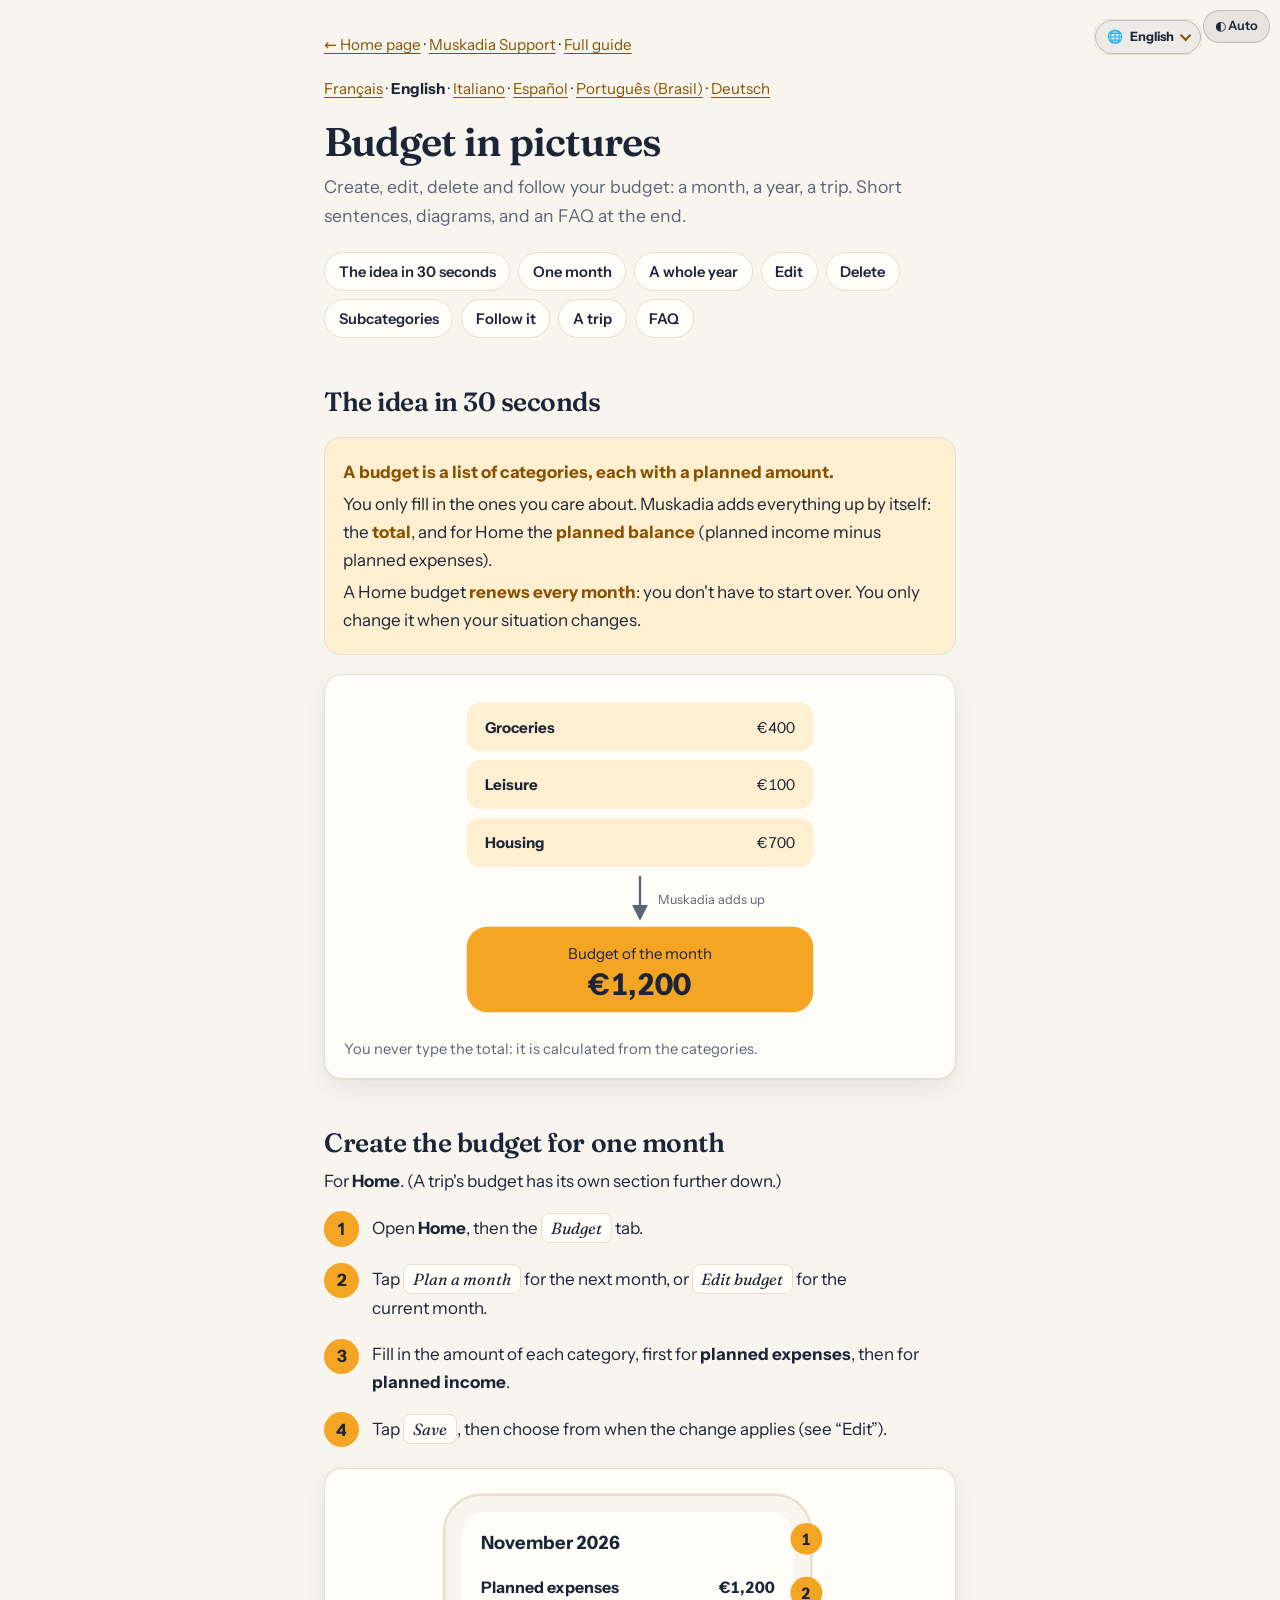
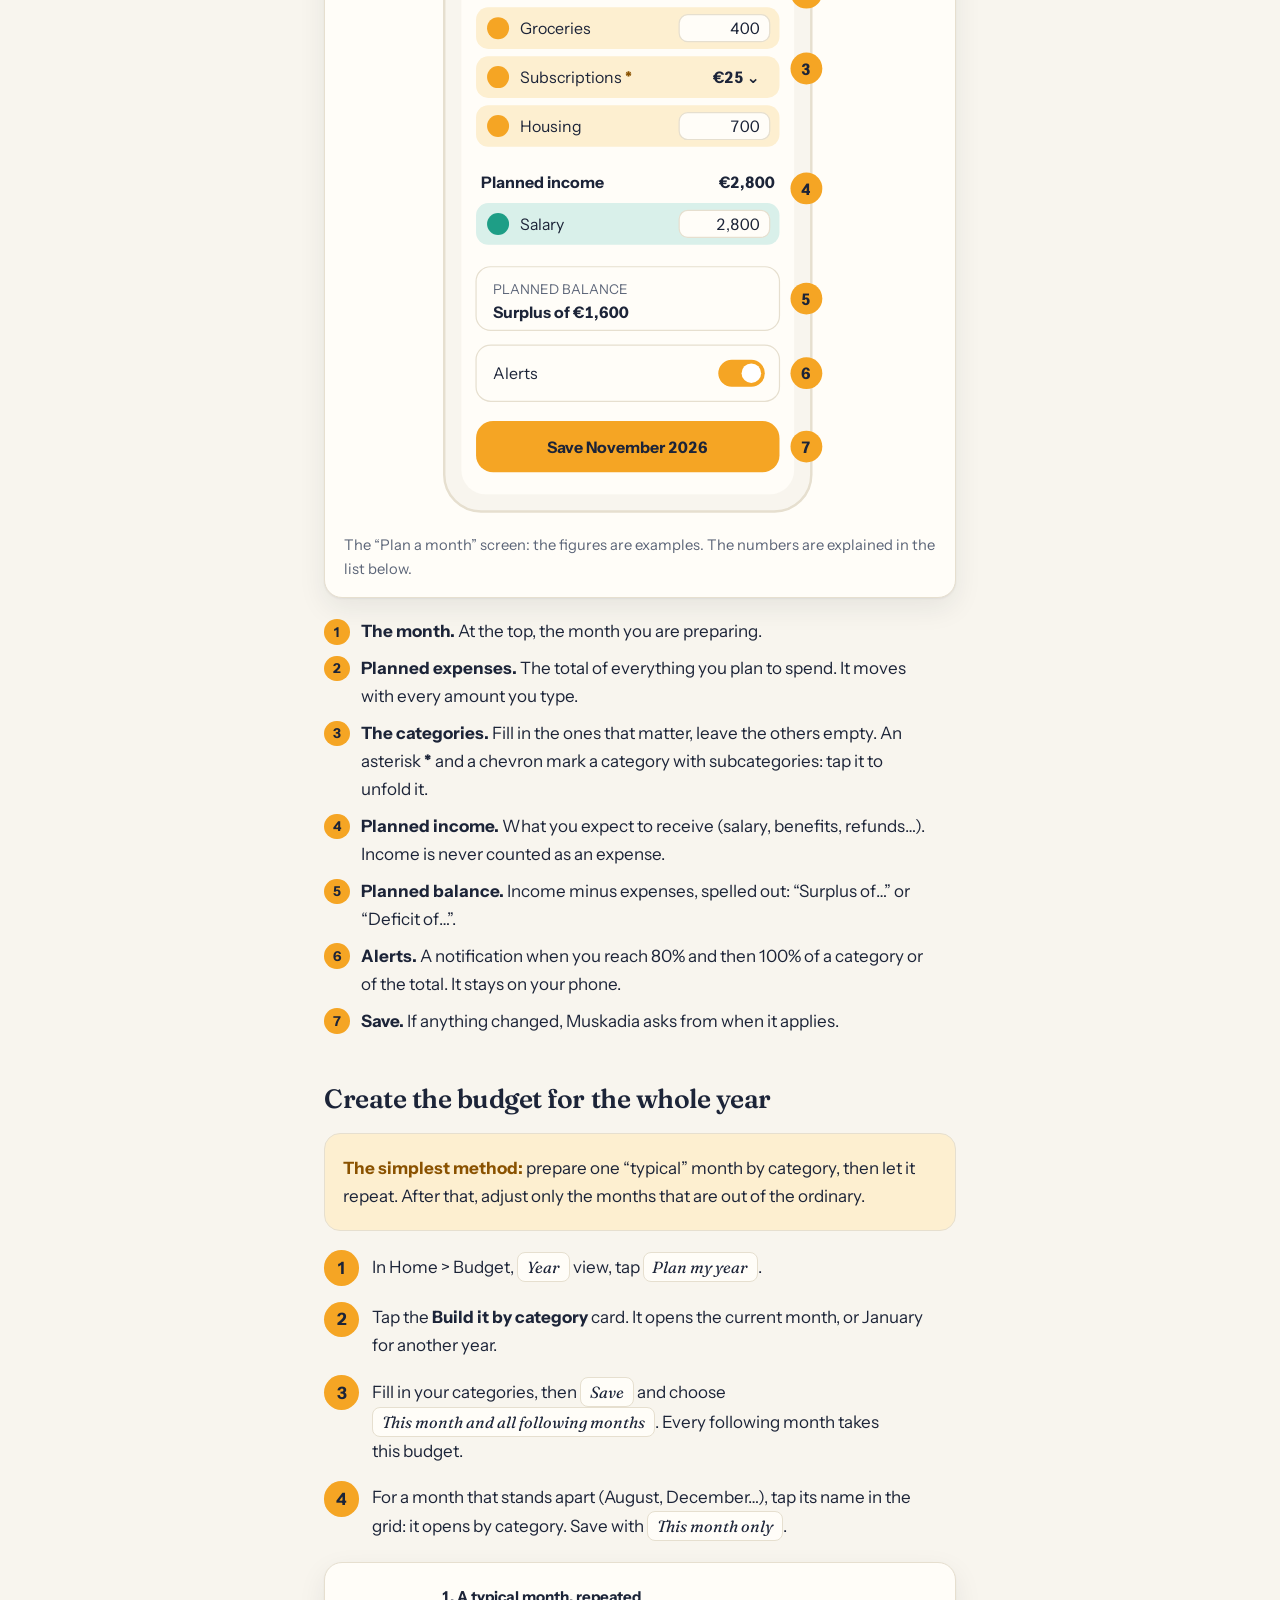
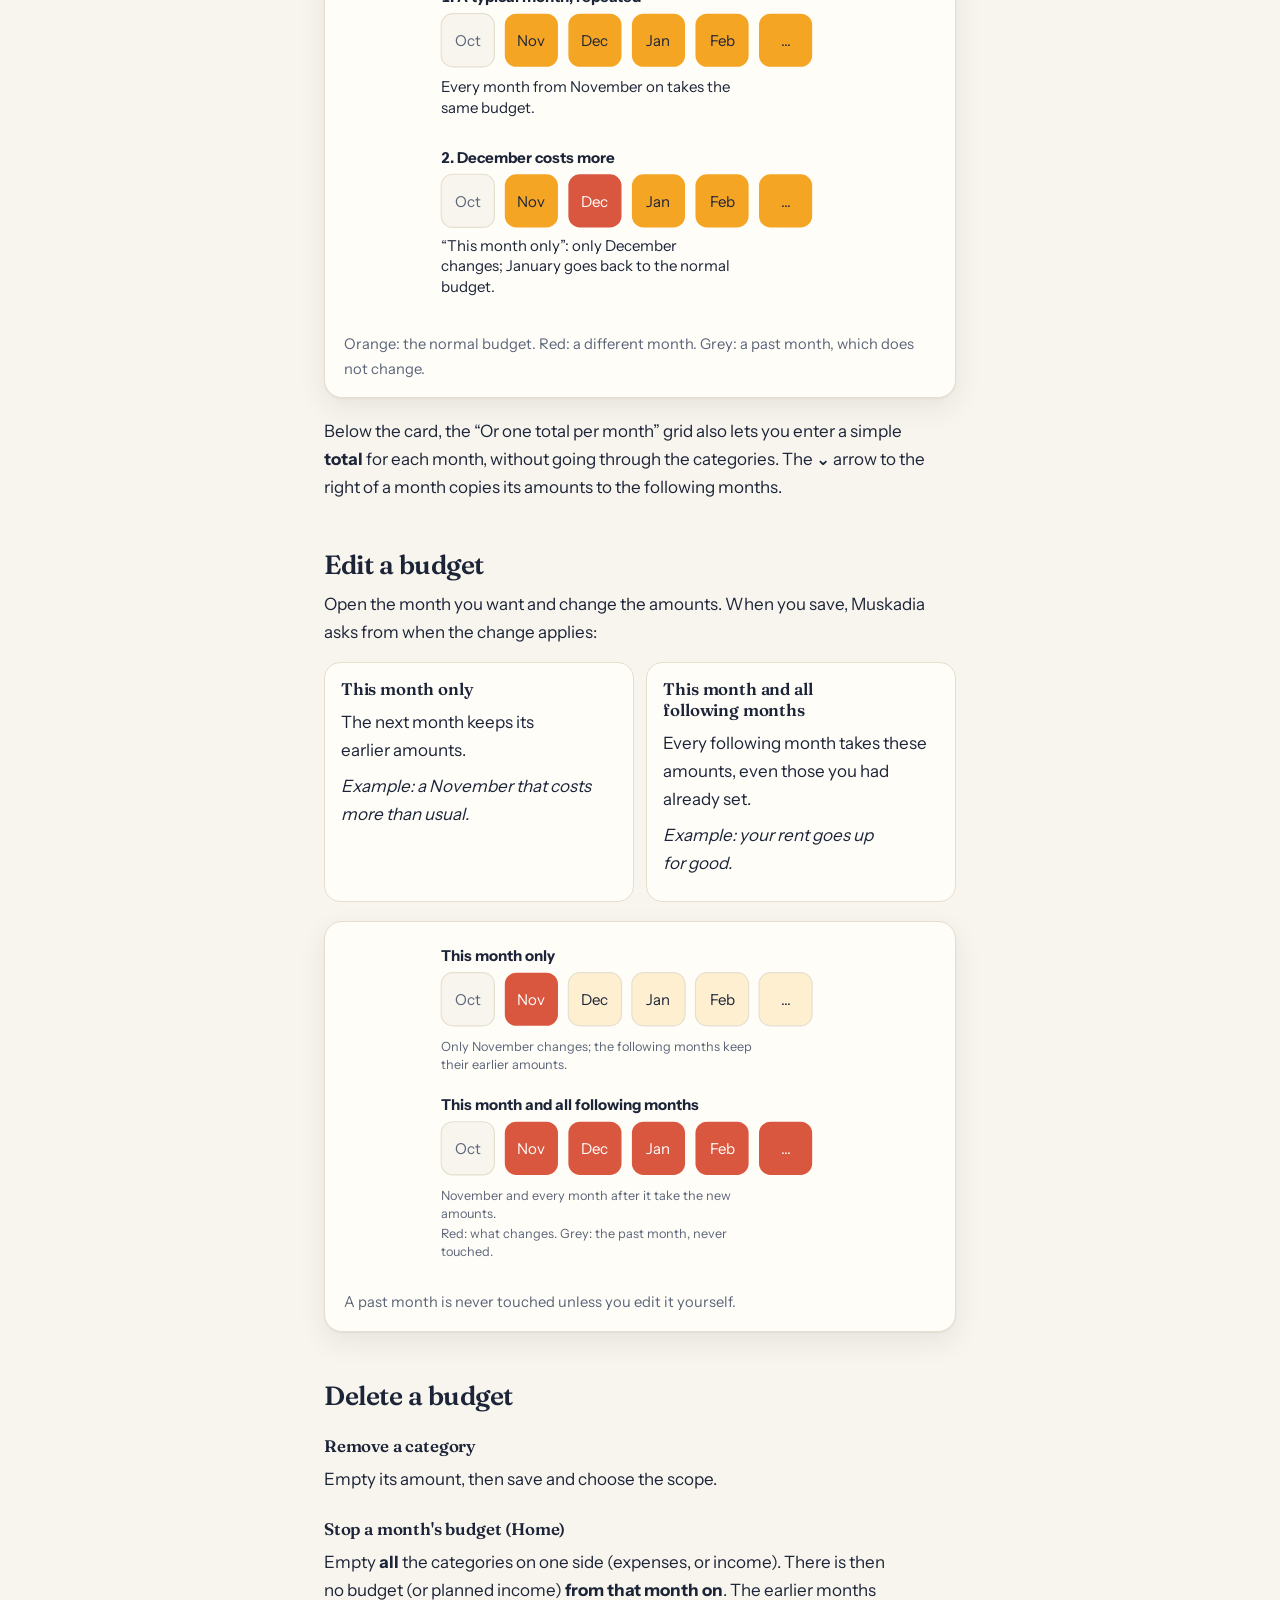
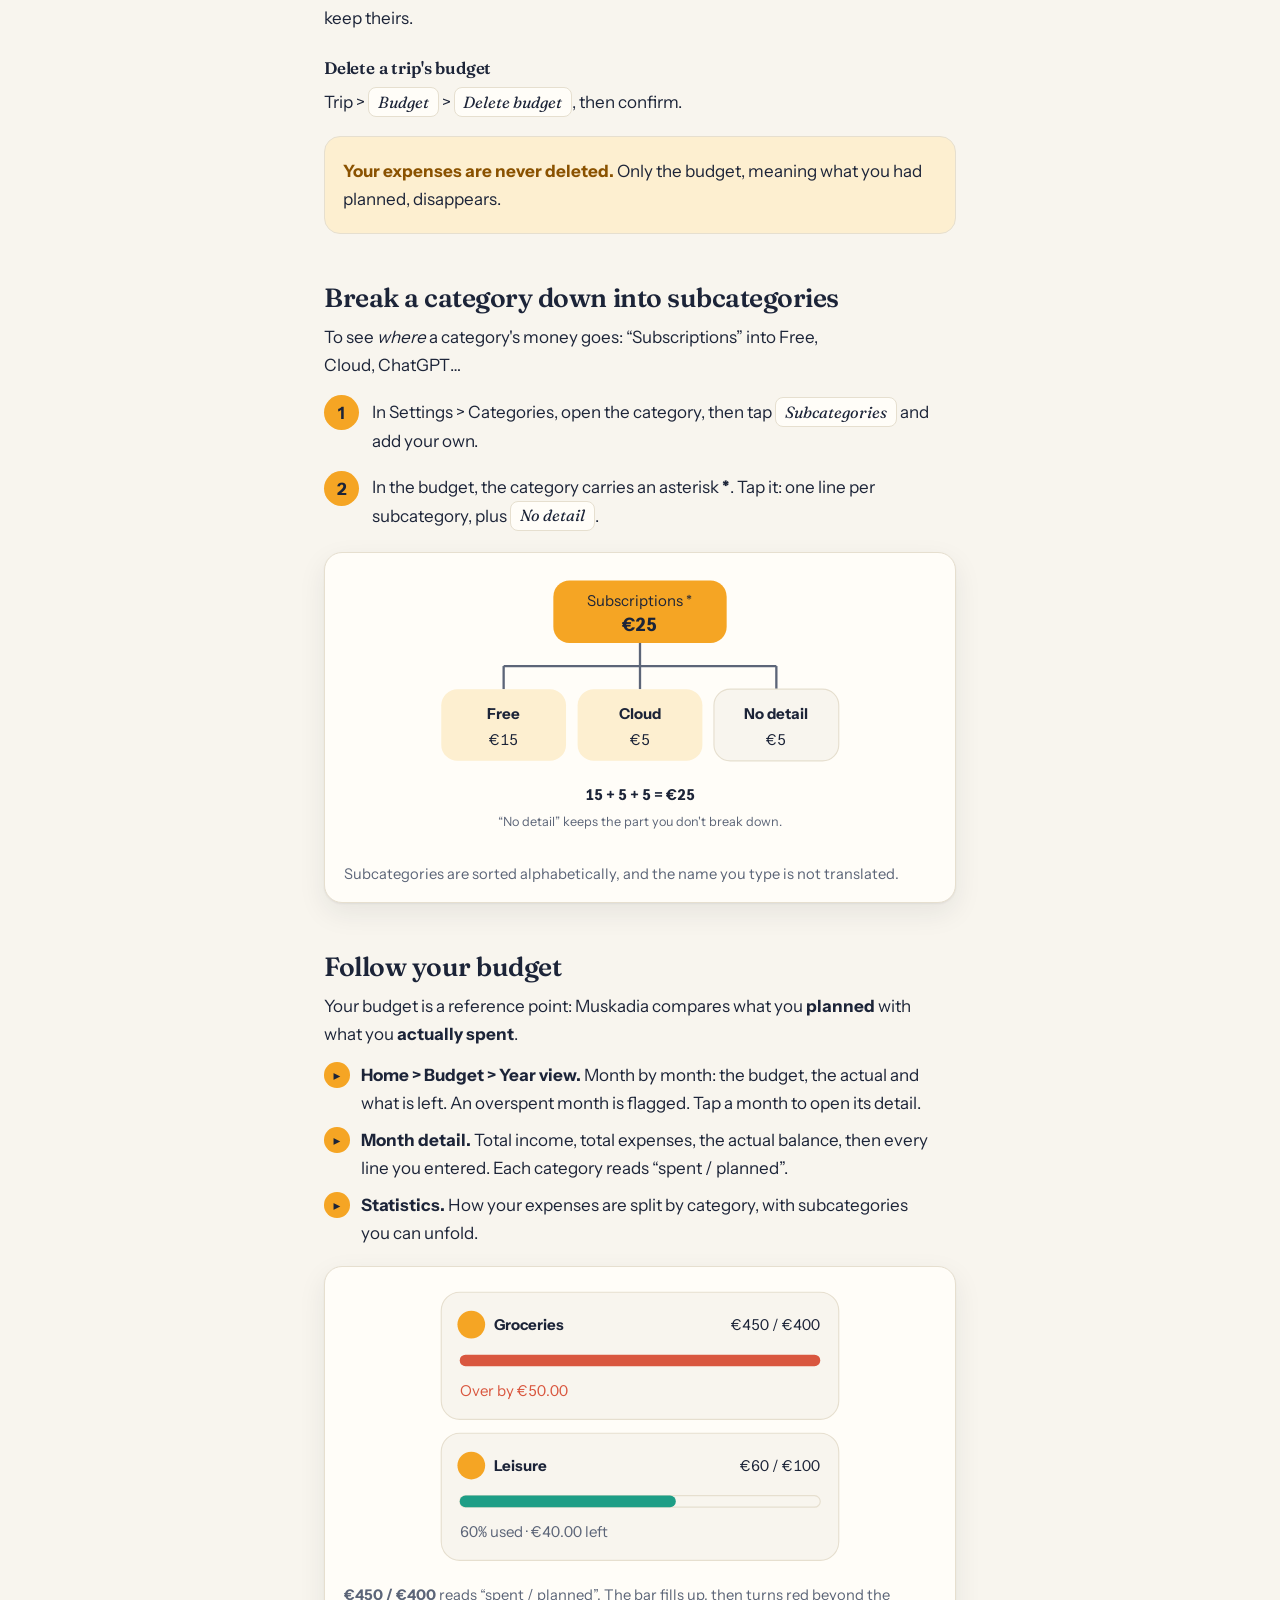
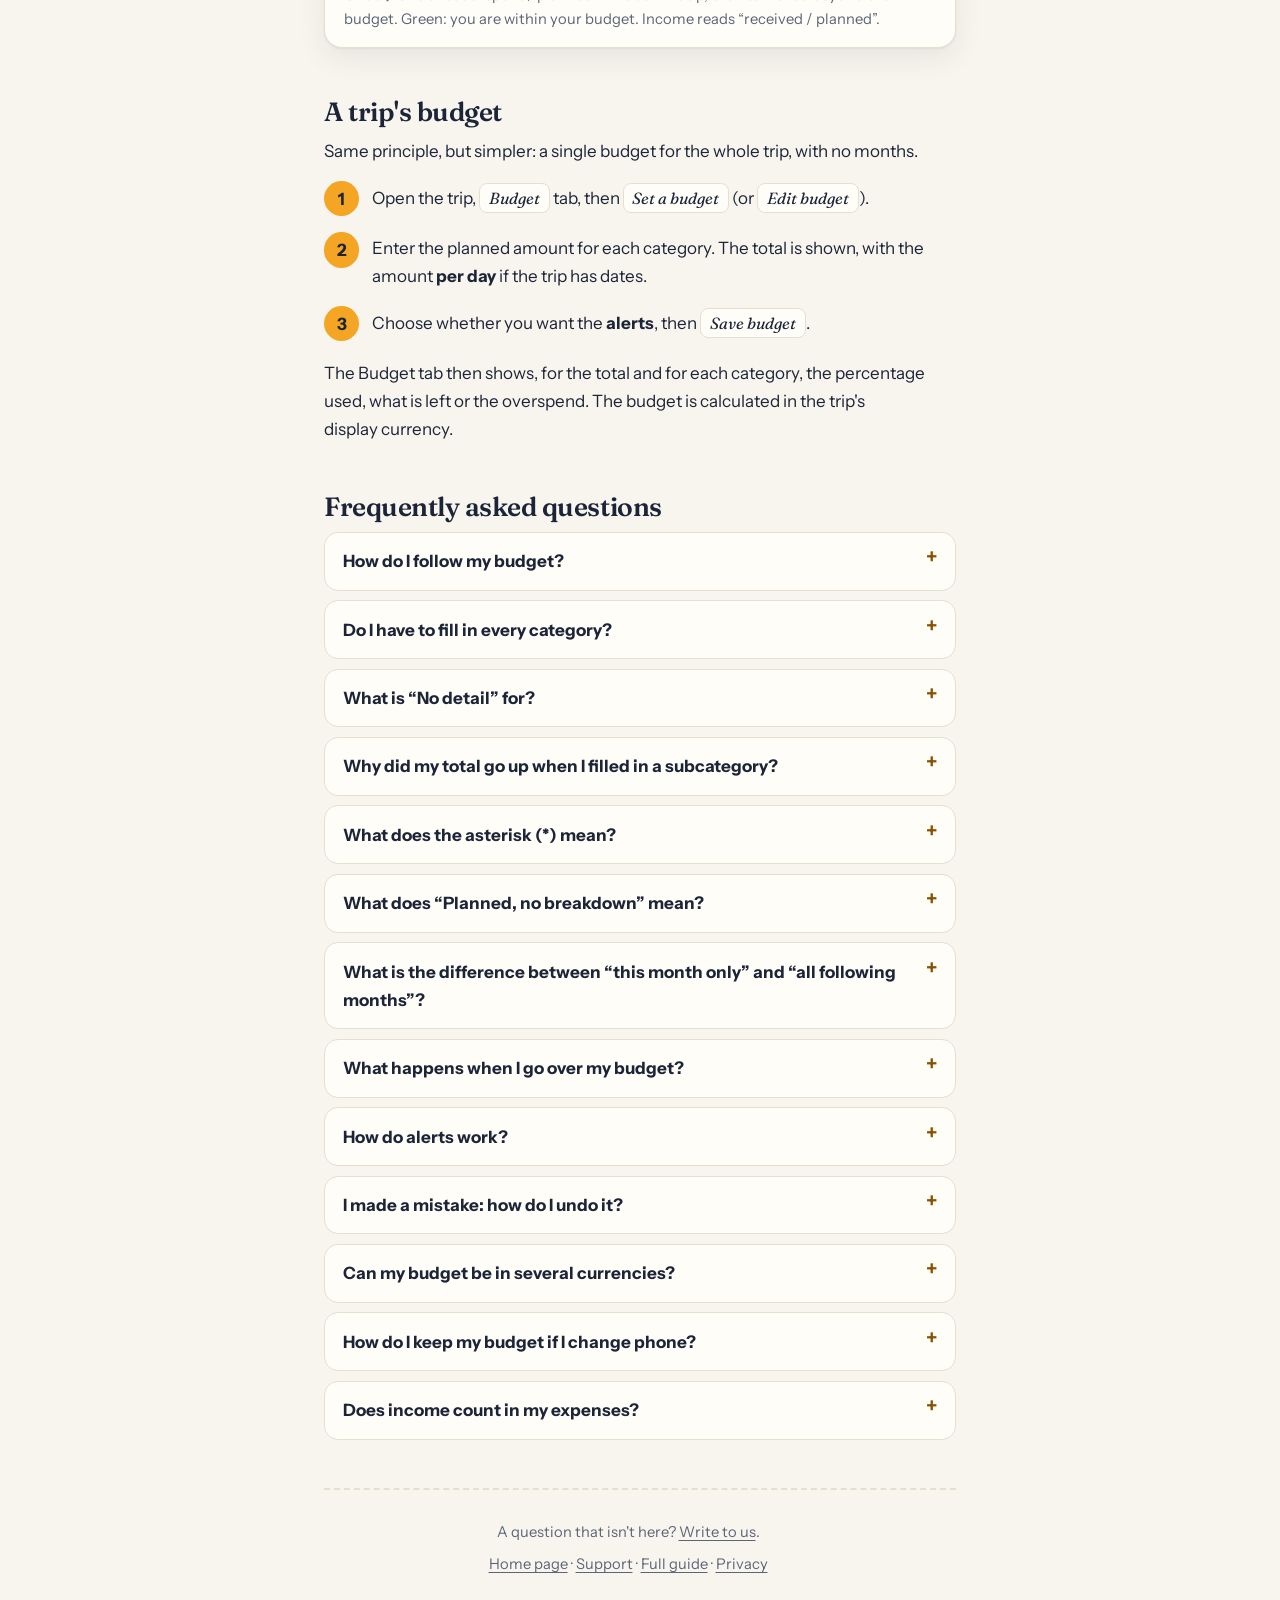
<file: budget-en.html>
<!doctype html>
<html lang="en">
<head>
<meta charset="utf-8">
<meta name="viewport" content="width=device-width,initial-scale=1"><meta name="apple-itunes-app" content="app-id=6759218602">
<title>Muskadia – Budget in pictures</title><link rel="canonical" href="https://muskadia.fr/budget-en.html">
<meta name="description" content="Create, edit and follow your budget in Muskadia, step by step and with diagrams: one month, a whole year, subcategories, and frequently asked questions.">
<link rel="icon" href="favicon.png">
<link rel="apple-touch-icon" href="icon.png">
<style>
:root{
  --paper:#F8F5EE;--page:#FFFDF8;--line:#E6DFCF;--ink:#1C2438;--ink2:#5C6578;
  --amber:#F5A524;--amber-t:#8A5200;--amber-bg:#FDEFD0;
  --teal:#1E9E86;--teal-t:#0F6B5A;--teal-bg:#D9F0EA;
  --coral:#D9573F;--coral-bg:#FBE3DD;
  --shadow:0 1px 2px rgba(28,36,56,.06),0 10px 28px rgba(28,36,56,.08);
}
:root[data-theme=dark]{
  --paper:#12151F;--page:#1B2030;--line:#2A3045;--ink:#F2EFE6;--ink2:#A3A9B8;
  --amber:#F7B23E;--amber-t:#F7B23E;--amber-bg:#3A2D12;
  --teal:#3DC4A9;--teal-t:#5FD6BE;--teal-bg:#12342E;
  --coral:#F0836E;--coral-bg:#3B1E19;
  --shadow:0 1px 2px rgba(0,0,0,.3),0 10px 28px rgba(0,0,0,.35);
}
@media (prefers-color-scheme:dark){:root:not([data-theme=light]){
  --paper:#12151F;--page:#1B2030;--line:#2A3045;--ink:#F2EFE6;--ink2:#A3A9B8;
  --amber:#F7B23E;--amber-t:#F7B23E;--amber-bg:#3A2D12;
  --teal:#3DC4A9;--teal-t:#5FD6BE;--teal-bg:#12342E;
  --coral:#F0836E;--coral-bg:#3B1E19;
  --shadow:0 1px 2px rgba(0,0,0,.3),0 10px 28px rgba(0,0,0,.35);
}}
*{box-sizing:border-box}
html{-webkit-text-size-adjust:100%;scroll-behavior:smooth}
body{margin:0;background:var(--paper);color:var(--ink);font:17px/1.6 -apple-system,BlinkMacSystemFont,"Segoe UI",system-ui,sans-serif}
main{max-width:42rem;margin:0 auto;padding:2rem 1.25rem 3rem}
a{color:var(--amber-t)}
a:focus-visible,summary:focus-visible{outline:3px solid var(--amber);outline-offset:3px;border-radius:6px}
.back{font-size:.95rem;margin:0 0 1.2rem}
h1{font:700 2.5rem/1.1 "Iowan Old Style","Palatino Linotype",Palatino,Georgia,serif;letter-spacing:-.02em;margin:0 0 .6rem}
h2{font:700 1.65rem/1.2 "Iowan Old Style","Palatino Linotype",Palatino,Georgia,serif;margin:3rem 0 .6rem;scroll-margin-top:1rem}
h3{font-size:1.05rem;margin:1.6rem 0 .3rem}
.lead{color:var(--ink2);font-size:1.1rem;margin:0 0 1.2rem}
p{margin:.5rem 0}
nav.toc{display:flex;flex-wrap:wrap;gap:.5rem;margin:1.4rem 0 0}
nav.toc a{padding:.4rem .85rem;border-radius:999px;background:var(--page);border:1px solid var(--line);text-decoration:none;font-size:.92rem;font-weight:600;color:var(--ink)}
nav.toc a:hover{border-color:var(--amber)}
.idea{margin:1.2rem 0;padding:1rem 1.15rem;border-radius:16px;background:var(--amber-bg);border:1px solid var(--line)}
.idea b{color:var(--amber-t)}
.idea p{margin:.25rem 0}
.fig{margin:1.2rem 0;padding:1rem;border-radius:18px;background:var(--page);border:1px solid var(--line);box-shadow:var(--shadow)}
.fig svg{display:block;width:100%;max-width:26rem;height:auto;margin:0 auto}
.fig figcaption{margin:.7rem .2rem 0;font-size:.92rem;color:var(--ink2)}
ol.steps{list-style:none;counter-reset:s;padding:0;margin:1rem 0}
ol.steps li{counter-increment:s;position:relative;padding:.1rem 0 .1rem 3rem;margin:.9rem 0;min-height:2.3rem}
ol.steps li:before{content:counter(s);position:absolute;left:0;top:0;width:2.2rem;height:2.2rem;border-radius:50%;background:var(--amber);color:#1C2438;font-weight:700;display:flex;align-items:center;justify-content:center}
.tag{display:inline-block;padding:.05rem .55rem;border-radius:8px;background:var(--page);border:1px solid var(--line);font-weight:600;font-size:.95em;max-width:100%;white-space:normal}
.legend{list-style:none;padding:0;margin:.8rem 0 0}
.legend li{display:flex;gap:.7rem;align-items:flex-start;margin:.55rem 0}
.n{flex:none;width:1.6rem;height:1.6rem;border-radius:50%;background:var(--amber);color:#1C2438;font-weight:700;font-size:.85rem;display:flex;align-items:center;justify-content:center;margin-top:.1rem}
details{background:var(--page);border:1px solid var(--line);border-radius:14px;margin:.6rem 0;overflow:hidden}
summary{cursor:pointer;padding:.9rem 1.1rem;font-weight:700;list-style:none;display:flex;justify-content:space-between;gap:1rem}
summary::-webkit-details-marker{display:none}
summary:after{content:"+";color:var(--amber-t);font-size:1.3rem;line-height:1}
details[open] summary:after{content:"–"}
details div{padding:0 1.1rem 1rem;color:var(--ink)}
.compare{display:grid;gap:.8rem;margin:1rem 0}
@media(min-width:34rem){.compare{grid-template-columns:1fr 1fr}}
.compare>div{padding:1rem;border-radius:16px;border:1px solid var(--line);background:var(--page)}
.compare h3{margin-top:0}
footer{margin-top:3rem;padding-top:1.4rem;border-top:2px dashed var(--line);text-align:center;font-size:.92rem;color:var(--ink2)}
footer a{color:var(--ink2)}
/* Couleurs des schémas */
.s-page{fill:var(--page)}.s-paper{fill:var(--paper)}.s-line{stroke:var(--line);fill:none}
.s-amber{fill:var(--amber)}.s-amberbg{fill:var(--amber-bg)}.s-teal{fill:var(--teal)}.s-tealbg{fill:var(--teal-bg)}
.s-coral{fill:var(--coral)}.s-coralbg{fill:var(--coral-bg)}
.s-ink{fill:var(--ink)}.s-ink2{fill:var(--ink2)}.s-stroke{stroke:var(--ink2);fill:none}
.s-arrow{stroke:var(--ink2);stroke-width:2;fill:none;marker-end:url(#ah)}
svg text{font-family:-apple-system,BlinkMacSystemFont,"Segoe UI",system-ui,sans-serif}
.t{font-size:13px}.tb{font-size:13px;font-weight:700}.ts{font-size:11px}.tm{font-size:15px;font-weight:700}
</style>
<link rel="stylesheet" href="theme.css?v=20261024e">
<script src="theme.js"></script>
</head>
<body>
<details class="lang-fixed"><summary aria-label="Change language"><span aria-hidden="true">&#127760;</span> English</summary><ul><li><a href="budget.html" hreflang="fr" lang="fr">Français</a></li><li><a href="budget-en.html" hreflang="en" lang="en" aria-current="true">English</a></li><li><a href="budget-it.html" hreflang="it" lang="it">Italiano</a></li><li><a href="budget-es.html" hreflang="es" lang="es">Español</a></li><li><a href="budget-pt-BR.html" hreflang="pt-BR" lang="pt-BR">Português (Brasil)</a></li><li><a href="budget-de.html" hreflang="de" lang="de">Deutsch</a></li></ul></details>
<main>
<p class="back"><a href="/en/">&larr; Home page</a> · <a href="support.html">Muskadia Support</a> · <a href="guide.html#en">Full guide</a></p>
<p class="back"><a href="budget.html">Français</a> · <b>English</b> · <a href="budget-it.html">Italiano</a> · <a href="budget-es.html">Español</a> · <a href="budget-pt-BR.html">Português (Brasil)</a> · <a href="budget-de.html">Deutsch</a></p>

<h1>Budget in pictures</h1>
<p class="lead">Create, edit, delete and follow your budget: a month, a year, a trip. Short sentences, diagrams, and an FAQ at the end.</p>

<nav class="toc" aria-label="Contents">
  <a href="#principe">The idea in 30 seconds</a>
  <a href="#mois">One month</a>
  <a href="#annee">A whole year</a>
  <a href="#modifier">Edit</a>
  <a href="#supprimer">Delete</a>
  <a href="#sous">Subcategories</a>
  <a href="#suivre">Follow it</a>
  <a href="#voyage">A trip</a>
  <a href="#faq">FAQ</a>
</nav>

<h2 id="principe">The idea in 30 seconds</h2>
<div class="idea">
  <p><b>A budget is a list of categories, each with a planned amount.</b></p>
  <p>You only fill in the ones you care about. Muskadia adds everything up by itself: the <b>total</b>, and for Home the <b>planned balance</b> (planned income minus planned expenses).</p>
  <p>A Home budget <b>renews every month</b>: you don't have to start over. You only change it when your situation changes.</p>
</div>

<figure class="fig">
<svg viewBox="0 0 360 290" role="img" aria-labelledby="f1t f1d">
<title id="f1t">A budget is the sum of its categories</title>
<desc id="f1d">Groceries 400 euros, Leisure 100 euros and Housing 700 euros make a total of 1,200 euros.</desc>
<defs><marker id="ah" viewBox="0 0 10 10" refX="8" refY="5" markerWidth="7" markerHeight="7" orient="auto-start-reverse"><path d="M0,0 L10,5 L0,10 z" fill="var(--ink2)"/></marker></defs>
<g class="t"><rect x="30" y="10" width="300" height="42" rx="12" class="s-amberbg"/><text x="46" y="36" class="tb s-ink">Groceries</text><text x="314" y="36" text-anchor="end" class="s-ink">€400</text>
<rect x="30" y="60" width="300" height="42" rx="12" class="s-amberbg"/><text x="46" y="86" class="tb s-ink">Leisure</text><text x="314" y="86" text-anchor="end" class="s-ink">€100</text>
<rect x="30" y="110" width="300" height="42" rx="12" class="s-amberbg"/><text x="46" y="136" class="tb s-ink">Housing</text><text x="314" y="136" text-anchor="end" class="s-ink">€700</text></g>
<path d="M180 160 V196" class="s-arrow"/><text x="196" y="184" class="ts s-ink2">Muskadia adds up</text>
<rect x="30" y="204" width="300" height="74" rx="18" class="s-amber"/>
<text x="180" y="232" text-anchor="middle" class="t" fill="#1C2438">Budget of the month</text>
<text x="180" y="263" text-anchor="middle" font-size="26" font-weight="700" fill="#1C2438">€1,200</text>
</svg>
<figcaption>You never type the total: it is calculated from the categories.</figcaption>
</figure>

<h2 id="mois">Create the budget for one month</h2>
<p>For <b>Home</b>. (A trip's budget has its own section further down.)</p>
<ol class="steps">
  <li>Open <b>Home</b>, then the <span class="tag">Budget</span> tab.</li>
  <li>Tap <span class="tag">Plan a month</span> for the next month, or <span class="tag">Edit budget</span> for the current month.</li>
  <li>Fill in the amount of each category, first for <b>planned expenses</b>, then for <b>planned income</b>.</li>
  <li>Tap <span class="tag">Save</span>, then choose from when the change applies (see “Edit”).</li>
</ol>

<figure class="fig">
<svg viewBox="0 0 340 520" role="img" aria-labelledby="f2t f2d">
<title id="f2t">The Plan a month screen, zone by zone</title>
<desc id="f2d">Seven numbered zones: the month, planned expenses, a category, planned income, planned balance, alerts and the Save button.</desc>
<rect x="10" y="8" width="300" height="504" rx="30" class="s-paper" stroke="var(--line)" stroke-width="2"/>
<rect x="24" y="22" width="272" height="476" rx="20" class="s-page"/>
<text x="40" y="52" class="tm s-ink">November 2026</text>
<text x="40" y="88" class="tb s-ink">Planned expenses</text><text x="280" y="88" text-anchor="end" class="tb s-ink">€1,200</text>
<g><rect x="36" y="100" width="248" height="34" rx="10" class="s-amberbg"/><circle cx="54" cy="117" r="9" class="s-amber"/><text x="72" y="122" class="t s-ink">Groceries</text><rect x="202" y="106" width="74" height="22" rx="7" class="s-page" stroke="var(--line)"/><text x="268" y="122" text-anchor="end" class="t s-ink">400</text></g>
<g><rect x="36" y="140" width="248" height="34" rx="10" class="s-amberbg"/><circle cx="54" cy="157" r="9" class="s-amber"/><text x="72" y="162" class="t s-ink">Subscriptions <tspan fill="var(--amber-t)" font-weight="700">*</tspan></text><text x="268" y="162" text-anchor="end" class="tb s-ink">€25 ⌄</text></g>
<g><rect x="36" y="180" width="248" height="34" rx="10" class="s-amberbg"/><circle cx="54" cy="197" r="9" class="s-amber"/><text x="72" y="202" class="t s-ink">Housing</text><rect x="202" y="186" width="74" height="22" rx="7" class="s-page" stroke="var(--line)"/><text x="268" y="202" text-anchor="end" class="t s-ink">700</text></g>
<text x="40" y="248" class="tb s-ink">Planned income</text><text x="280" y="248" text-anchor="end" class="tb s-ink">€2,800</text>
<g><rect x="36" y="260" width="248" height="34" rx="10" class="s-tealbg"/><circle cx="54" cy="277" r="9" class="s-teal"/><text x="72" y="282" class="t s-ink">Salary</text><rect x="202" y="266" width="74" height="22" rx="7" class="s-page" stroke="var(--line)"/><text x="268" y="282" text-anchor="end" class="t s-ink">2,800</text></g>
<rect x="36" y="312" width="248" height="52" rx="12" class="s-page" stroke="var(--line)"/><text x="50" y="334" class="ts s-ink2">PLANNED BALANCE</text><text x="50" y="354" class="tb s-ink">Surplus of €1,600</text>
<rect x="36" y="376" width="248" height="46" rx="12" class="s-page" stroke="var(--line)"/><text x="50" y="404" class="t s-ink">Alerts</text><rect x="234" y="388" width="38" height="22" rx="11" class="s-amber"/><circle cx="261" cy="399" r="8" fill="#fff"/>
<rect x="36" y="438" width="248" height="42" rx="14" class="s-amber"/><text x="160" y="464" text-anchor="middle" class="tb" fill="#1C2438">Save November 2026</text>
<g font-weight="700" font-size="13" fill="#1C2438" text-anchor="middle">
<circle cx="306" cy="44" r="13" class="s-amber"/><text x="306" y="49">1</text>
<circle cx="306" cy="88" r="13" class="s-amber"/><text x="306" y="93">2</text>
<circle cx="306" cy="150" r="13" class="s-amber"/><text x="306" y="155">3</text>
<circle cx="306" cy="248" r="13" class="s-amber"/><text x="306" y="253">4</text>
<circle cx="306" cy="338" r="13" class="s-amber"/><text x="306" y="343">5</text>
<circle cx="306" cy="399" r="13" class="s-amber"/><text x="306" y="404">6</text>
<circle cx="306" cy="459" r="13" class="s-amber"/><text x="306" y="464">7</text>
</g>
</svg>
<figcaption>The “Plan a month” screen: the figures are examples. The numbers are explained in the list below.</figcaption>
</figure>

<ul class="legend">
  <li><span class="n">1</span><span><b>The month.</b> At the top, the month you are preparing.</span></li>
  <li><span class="n">2</span><span><b>Planned expenses.</b> The total of everything you plan to spend. It moves with every amount you type.</span></li>
  <li><span class="n">3</span><span><b>The categories.</b> Fill in the ones that matter, leave the others empty. An asterisk <b>*</b> and a chevron mark a category with subcategories: tap it to unfold it.</span></li>
  <li><span class="n">4</span><span><b>Planned income.</b> What you expect to receive (salary, benefits, refunds…). Income is never counted as an expense.</span></li>
  <li><span class="n">5</span><span><b>Planned balance.</b> Income minus expenses, spelled out: “Surplus of…” or “Deficit of…”.</span></li>
  <li><span class="n">6</span><span><b>Alerts.</b> A notification when you reach 80% and then 100% of a category or of the total. It stays on your phone.</span></li>
  <li><span class="n">7</span><span><b>Save.</b> If anything changed, Muskadia asks from when it applies.</span></li>
</ul>

<h2 id="annee">Create the budget for the whole year</h2>
<div class="idea">
  <p><b>The simplest method:</b> prepare one “typical” month by category, then let it repeat. After that, adjust only the months that are out of the ordinary.</p>
</div>
<ol class="steps">
  <li>In Home &gt; Budget, <span class="tag">Year</span> view, tap <span class="tag">Plan my year</span>.</li>
  <li>Tap the <b>Build it by category</b> card. It opens the current month, or January for another year.</li>
  <li>Fill in your categories, then <span class="tag">Save</span> and choose <span class="tag">This month and all following months</span>. Every following month takes this budget.</li>
  <li>For a month that stands apart (August, December…), tap its name in the grid: it opens by category. Save with <span class="tag">This month only</span>.</li>
</ol>

<figure class="fig">
<svg viewBox="0 0 360 296" role="img" aria-labelledby="f3t f3d">
<title id="f3t">Building the year in three steps</title>
<desc id="f3d">A typical month saved for all following months, then an adjustment for December alone.</desc>
<text x="8" y="20" class="tb s-ink">1. A typical month, repeated</text>
<rect x="8" y="30" width="46" height="46" rx="10" class="s-paper" stroke="var(--line)"/><text x="31" y="58" text-anchor="middle" class="t s-ink2">Oct</text><rect x="63" y="30" width="46" height="46" rx="10" class="s-amber"/><text x="86" y="58" text-anchor="middle" class="t " fill="#1C2438">Nov</text><rect x="118" y="30" width="46" height="46" rx="10" class="s-amber"/><text x="141" y="58" text-anchor="middle" class="t " fill="#1C2438">Dec</text><rect x="173" y="30" width="46" height="46" rx="10" class="s-amber"/><text x="196" y="58" text-anchor="middle" class="t " fill="#1C2438">Jan</text><rect x="228" y="30" width="46" height="46" rx="10" class="s-amber"/><text x="251" y="58" text-anchor="middle" class="t " fill="#1C2438">Feb</text><rect x="283" y="30" width="46" height="46" rx="10" class="s-amber"/><text x="306" y="58" text-anchor="middle" class="t " fill="#1C2438">…</text>
<text x="8" y="98" class="t s-ink">Every month from November on takes the</text><text x="8" y="116" class="t s-ink">same budget.</text>
<text x="8" y="159" class="tb s-ink">2. December costs more</text>
<rect x="8" y="169" width="46" height="46" rx="10" class="s-paper" stroke="var(--line)"/><text x="31" y="197" text-anchor="middle" class="t s-ink2">Oct</text><rect x="63" y="169" width="46" height="46" rx="10" class="s-amber"/><text x="86" y="197" text-anchor="middle" class="t " fill="#1C2438">Nov</text><rect x="118" y="169" width="46" height="46" rx="10" class="s-coral"/><text x="141" y="197" text-anchor="middle" class="t " fill="#fff">Dec</text><rect x="173" y="169" width="46" height="46" rx="10" class="s-amber"/><text x="196" y="197" text-anchor="middle" class="t " fill="#1C2438">Jan</text><rect x="228" y="169" width="46" height="46" rx="10" class="s-amber"/><text x="251" y="197" text-anchor="middle" class="t " fill="#1C2438">Feb</text><rect x="283" y="169" width="46" height="46" rx="10" class="s-amber"/><text x="306" y="197" text-anchor="middle" class="t " fill="#1C2438">…</text>
<text x="8" y="235" class="t s-ink">“This month only”: only December</text><text x="8" y="253" class="t s-ink">changes; January goes back to the normal</text><text x="8" y="271" class="t s-ink">budget.</text>
</svg>
<figcaption>Orange: the normal budget. Red: a different month. Grey: a past month, which does not change.</figcaption>
</figure>

<p>Below the card, the “Or one total per month” grid also lets you enter a simple <b>total</b> for each month, without going through the categories. The <b>⌄</b> arrow to the right of a month copies its amounts to the following months.</p>

<h2 id="modifier">Edit a budget</h2>
<p>Open the month you want and change the amounts. When you save, Muskadia asks from when the change applies:</p>

<div class="compare">
  <div>
    <h3>This month only</h3>
    <p>The next month keeps its earlier amounts.</p>
    <p><i>Example: a November that costs more than usual.</i></p>
  </div>
  <div>
    <h3>This month and all following months</h3>
    <p>Every following month takes these amounts, even those you had already set.</p>
    <p><i>Example: your rent goes up for good.</i></p>
  </div>
</div>

<figure class="fig">
<svg viewBox="0 0 360 295" role="img" aria-labelledby="f4t f4d">
<title id="f4t">This month only, or all following months</title>
<desc id="f4d">With this month only, just November changes. With all following months, November and every month after it change.</desc>
<text x="8" y="20" class="tb s-ink">This month only</text>
<rect x="8" y="30" width="46" height="46" rx="10" class="s-paper" stroke="var(--line)"/><text x="31" y="58" text-anchor="middle" class="t s-ink2">Oct</text><rect x="63" y="30" width="46" height="46" rx="10" class="s-coral"/><text x="86" y="58" text-anchor="middle" class="t " fill="#fff">Nov</text><rect x="118" y="30" width="46" height="46" rx="10" class="s-amberbg" stroke="var(--line)"/><text x="141" y="58" text-anchor="middle" class="t s-ink">Dec</text><rect x="173" y="30" width="46" height="46" rx="10" class="s-amberbg" stroke="var(--line)"/><text x="196" y="58" text-anchor="middle" class="t s-ink">Jan</text><rect x="228" y="30" width="46" height="46" rx="10" class="s-amberbg" stroke="var(--line)"/><text x="251" y="58" text-anchor="middle" class="t s-ink">Feb</text><rect x="283" y="30" width="46" height="46" rx="10" class="s-amberbg" stroke="var(--line)"/><text x="306" y="58" text-anchor="middle" class="t s-ink">…</text>
<text x="8" y="98" class="ts s-ink2">Only November changes; the following months keep</text><text x="8" y="113" class="ts s-ink2">their earlier amounts.</text>
<text x="8" y="149" class="tb s-ink">This month and all following months</text>
<rect x="8" y="159" width="46" height="46" rx="10" class="s-paper" stroke="var(--line)"/><text x="31" y="187" text-anchor="middle" class="t s-ink2">Oct</text><rect x="63" y="159" width="46" height="46" rx="10" class="s-coral"/><text x="86" y="187" text-anchor="middle" class="t " fill="#fff">Nov</text><rect x="118" y="159" width="46" height="46" rx="10" class="s-coral"/><text x="141" y="187" text-anchor="middle" class="t " fill="#fff">Dec</text><rect x="173" y="159" width="46" height="46" rx="10" class="s-coral"/><text x="196" y="187" text-anchor="middle" class="t " fill="#fff">Jan</text><rect x="228" y="159" width="46" height="46" rx="10" class="s-coral"/><text x="251" y="187" text-anchor="middle" class="t " fill="#fff">Feb</text><rect x="283" y="159" width="46" height="46" rx="10" class="s-coral"/><text x="306" y="187" text-anchor="middle" class="t " fill="#fff">…</text>
<text x="8" y="227" class="ts s-ink2">November and every month after it take the new</text><text x="8" y="242" class="ts s-ink2">amounts.</text><text x="8" y="260" class="ts s-ink2">Red: what changes. Grey: the past month, never</text><text x="8" y="275" class="ts s-ink2">touched.</text>
</svg>
<figcaption>A past month is never touched unless you edit it yourself.</figcaption>
</figure>

<h2 id="supprimer">Delete a budget</h2>
<h3>Remove a category</h3>
<p>Empty its amount, then save and choose the scope.</p>
<h3>Stop a month's budget (Home)</h3>
<p>Empty <b>all</b> the categories on one side (expenses, or income). There is then no budget (or planned income) <b>from that month on</b>. The earlier months keep theirs.</p>
<h3>Delete a trip's budget</h3>
<p>Trip &gt; <span class="tag">Budget</span> &gt; <span class="tag">Delete budget</span>, then confirm.</p>
<div class="idea"><p><b>Your expenses are never deleted.</b> Only the budget, meaning what you had planned, disappears.</p></div>

<h2 id="sous">Break a category down into subcategories</h2>
<p>To see <i>where</i> a category's money goes: “Subscriptions” into Free, Cloud, ChatGPT…</p>
<ol class="steps">
  <li>In Settings &gt; Categories, open the category, then tap <span class="tag">Subcategories</span> and add your own.</li>
  <li>In the budget, the category carries an asterisk <b>*</b>. Tap it: one line per subcategory, plus <span class="tag">No detail</span>.</li>
</ol>

<figure class="fig">
<svg viewBox="0 0 360 244" role="img" aria-labelledby="f5t f5d">
<title id="f5t">A category's amount is the sum of its lines</title>
<desc id="f5d">Subscriptions 25 euros equals Free 15 plus Cloud 5 plus No detail 5.</desc>
<rect x="105" y="10" width="150" height="54" rx="14" class="s-amber"/>
<text x="180" y="32" text-anchor="middle" class="t" fill="#1C2438">Subscriptions *</text><text x="180" y="54" text-anchor="middle" font-size="16" font-weight="700" fill="#1C2438">€25</text>
<g class="s-stroke" stroke-width="2"><path d="M180 64 V84"/><path d="M62 84 H298"/><path d="M62 84 V104"/><path d="M180 84 V104"/><path d="M298 84 V104"/></g>
<rect x="8" y="104" width="108" height="62" rx="14" class="s-amberbg"/><text x="62" y="130" text-anchor="middle" class="tb s-ink">Free</text><text x="62" y="152" text-anchor="middle" class="t s-ink">€15</text>
<rect x="126" y="104" width="108" height="62" rx="14" class="s-amberbg"/><text x="180" y="130" text-anchor="middle" class="tb s-ink">Cloud</text><text x="180" y="152" text-anchor="middle" class="t s-ink">€5</text>
<rect x="244" y="104" width="108" height="62" rx="14" class="s-paper" stroke="var(--line)"/><text x="298" y="130" text-anchor="middle" class="tb s-ink" font-size="12">No detail</text><text x="298" y="152" text-anchor="middle" class="t s-ink">€5</text>
<text x="180" y="200" text-anchor="middle" class="tb s-ink">15 + 5 + 5 = €25</text>
<text x="180" text-anchor="middle" y="222" class="ts s-ink2">“No detail” keeps the part you don't break down.</text>
</svg>
<figcaption>Subcategories are sorted alphabetically, and the name you type is not translated.</figcaption>
</figure>

<h2 id="suivre">Follow your budget</h2>
<p>Your budget is a reference point: Muskadia compares what you <b>planned</b> with what you <b>actually spent</b>.</p>
<ul class="legend">
  <li><span class="n">▸</span><span><b>Home &gt; Budget &gt; Year view.</b> Month by month: the budget, the actual and what is left. An overspent month is flagged. Tap a month to open its detail.</span></li>
  <li><span class="n">▸</span><span><b>Month detail.</b> Total income, total expenses, the actual balance, then every line you entered. Each category reads “spent / planned”.</span></li>
  <li><span class="n">▸</span><span><b>Statistics.</b> How your expenses are split by category, with subcategories you can unfold.</span></li>
</ul>

<figure class="fig">
<svg viewBox="0 0 360 250" role="img" aria-labelledby="f6t f6d">
<title id="f6t">Reading a line of the Month detail</title>
<desc id="f6d">Groceries: 450 euros spent out of 400 planned, full bar, over by 50 euros. Leisure: 60 euros out of 100, 60 percent used.</desc>
<rect x="8" y="8" width="344" height="110" rx="16" class="s-paper" stroke="var(--line)"/>
<circle cx="34" cy="36" r="12" class="s-amber"/><text x="54" y="41" class="tb s-ink">Groceries</text><text x="336" y="41" text-anchor="end" class="t s-ink">€450 / €400</text>
<rect x="24" y="62" width="312" height="10" rx="5" class="s-coral"/>
<text x="24" y="98" class="t" fill="var(--coral)">Over by €50.00</text>
<rect x="8" y="130" width="344" height="110" rx="16" class="s-paper" stroke="var(--line)"/>
<circle cx="34" cy="158" r="12" class="s-amber"/><text x="54" y="163" class="tb s-ink">Leisure</text><text x="336" y="163" text-anchor="end" class="t s-ink">€60 / €100</text>
<rect x="24" y="184" width="312" height="10" rx="5" class="s-line" stroke-width="1"/><rect x="24" y="184" width="187" height="10" rx="5" class="s-teal"/>
<text x="24" y="220" class="t s-ink2">60% used · €40.00 left</text>
</svg>
<figcaption><b>€450 / €400</b> reads “spent / planned”. The bar fills up, then turns red beyond the budget. Green: you are within your budget. Income reads “received / planned”.</figcaption>
</figure>

<h2 id="voyage">A trip's budget</h2>
<p>Same principle, but simpler: a single budget for the whole trip, with no months.</p>
<ol class="steps">
  <li>Open the trip, <span class="tag">Budget</span> tab, then <span class="tag">Set a budget</span> (or <span class="tag">Edit budget</span>).</li>
  <li>Enter the planned amount for each category. The total is shown, with the amount <b>per day</b> if the trip has dates.</li>
  <li>Choose whether you want the <b>alerts</b>, then <span class="tag">Save budget</span>.</li>
</ol>
<p>The Budget tab then shows, for the total and for each category, the percentage used, what is left or the overspend. The budget is calculated in the trip's display currency.</p>

<h2 id="faq">Frequently asked questions</h2>

<details><summary>How do I follow my budget?</summary><div>
<p>For Home: <b>Budget</b> tab &gt; <b>Year</b> view to see each month, then tap a month for its <b>detail</b> (actual against planned, category by category). For a trip: the trip's <b>Budget</b> tab. <b>Statistics</b> shows how your expenses are split.</p>
</div></details>

<details><summary>Do I have to fill in every category?</summary><div>
<p>No. Fill in only the ones you care about. A category with no amount simply has no budget.</p>
</div></details>

<details><summary>What is “No detail” for?</summary><div>
<p>It is the part of a category that you don't break down into subcategories. For example, Subscriptions €25 including Free €15: the remaining €10 are “No detail”. In expense lists, it is also the expenses entered without a subcategory.</p>
</div></details>

<details><summary>Why did my total go up when I filled in a subcategory?</summary><div>
<p>Because a category's amount is the <b>sum of its lines</b>. If your budget already existed, its amount sits entirely in “No detail”. To split it without changing the total, <b>lower “No detail”</b> by as much as you add to the subcategories.</p>
</div></details>

<details><summary>What does the asterisk (*) mean?</summary><div>
<p>The category has subcategories. Tap it to unfold it.</p>
</div></details>

<details><summary>What does “Planned, no breakdown” mean?</summary><div>
<p>It is the part of an old budget entered before categories existed: it counts in the total but is not attached to any category. You can split it by opening the month with “Plan this month”.</p>
</div></details>

<details><summary>What is the difference between “this month only” and “all following months”?</summary><div>
<p>“This month only” changes just the open month: the next one keeps its amounts. “All following months” changes this month and every month after it, even those already set. Past months never move.</p>
</div></details>

<details><summary>What happens when I go over my budget?</summary><div>
<p>Nothing is blocked: you can keep entering expenses. The bar turns red, the line says “Over by…”, and if alerts are on, a notification warned you at 80% and then 100%.</p>
</div></details>

<details><summary>How do alerts work?</summary><div>
<p>A notification at 80% and then 100% of the budget, for the total and for each category, once per threshold. They are created on your phone, nothing goes through the internet. If you refuse notifications, the tracking stays visible in the app. You set the alerts at the bottom of the budget screen.</p>
</div></details>

<details><summary>I made a mistake: how do I undo it?</summary><div>
<p>Reopen the month, put the right amounts back and save. To get the earlier budget back on every month, choose “This month and all following months”. Your expenses are never touched.</p>
</div></details>

<details><summary>Can my budget be in several currencies?</summary><div>
<p>A budget is in a single currency: the display currency of Home or of the trip. A foreign-currency expense is converted at the rate of the day you entered it, then counted in the budget.</p>
</div></details>

<details><summary>How do I keep my budget if I change phone?</summary><div>
<p>In Settings &gt; Export, create a <b>backup</b>: it also contains your budgets and subcategories. Restore it on the new phone.</p>
</div></details>

<details><summary>Does income count in my expenses?</summary><div>
<p>Never. Income (salary, benefits, refunds) only feeds the balance: income minus expenses.</p>
</div></details>

<footer>
  <p>A question that isn't here? <a href="mailto:mailokcool@gmail.com">Write to us</a>.</p>
  <p><a href="/en/">Home page</a> · <a href="support.html">Support</a> · <a href="guide.html#en">Full guide</a> · <a href="privacy.html#en">Privacy</a></p>
</footer>
</main>
</body>
</html>
</file>
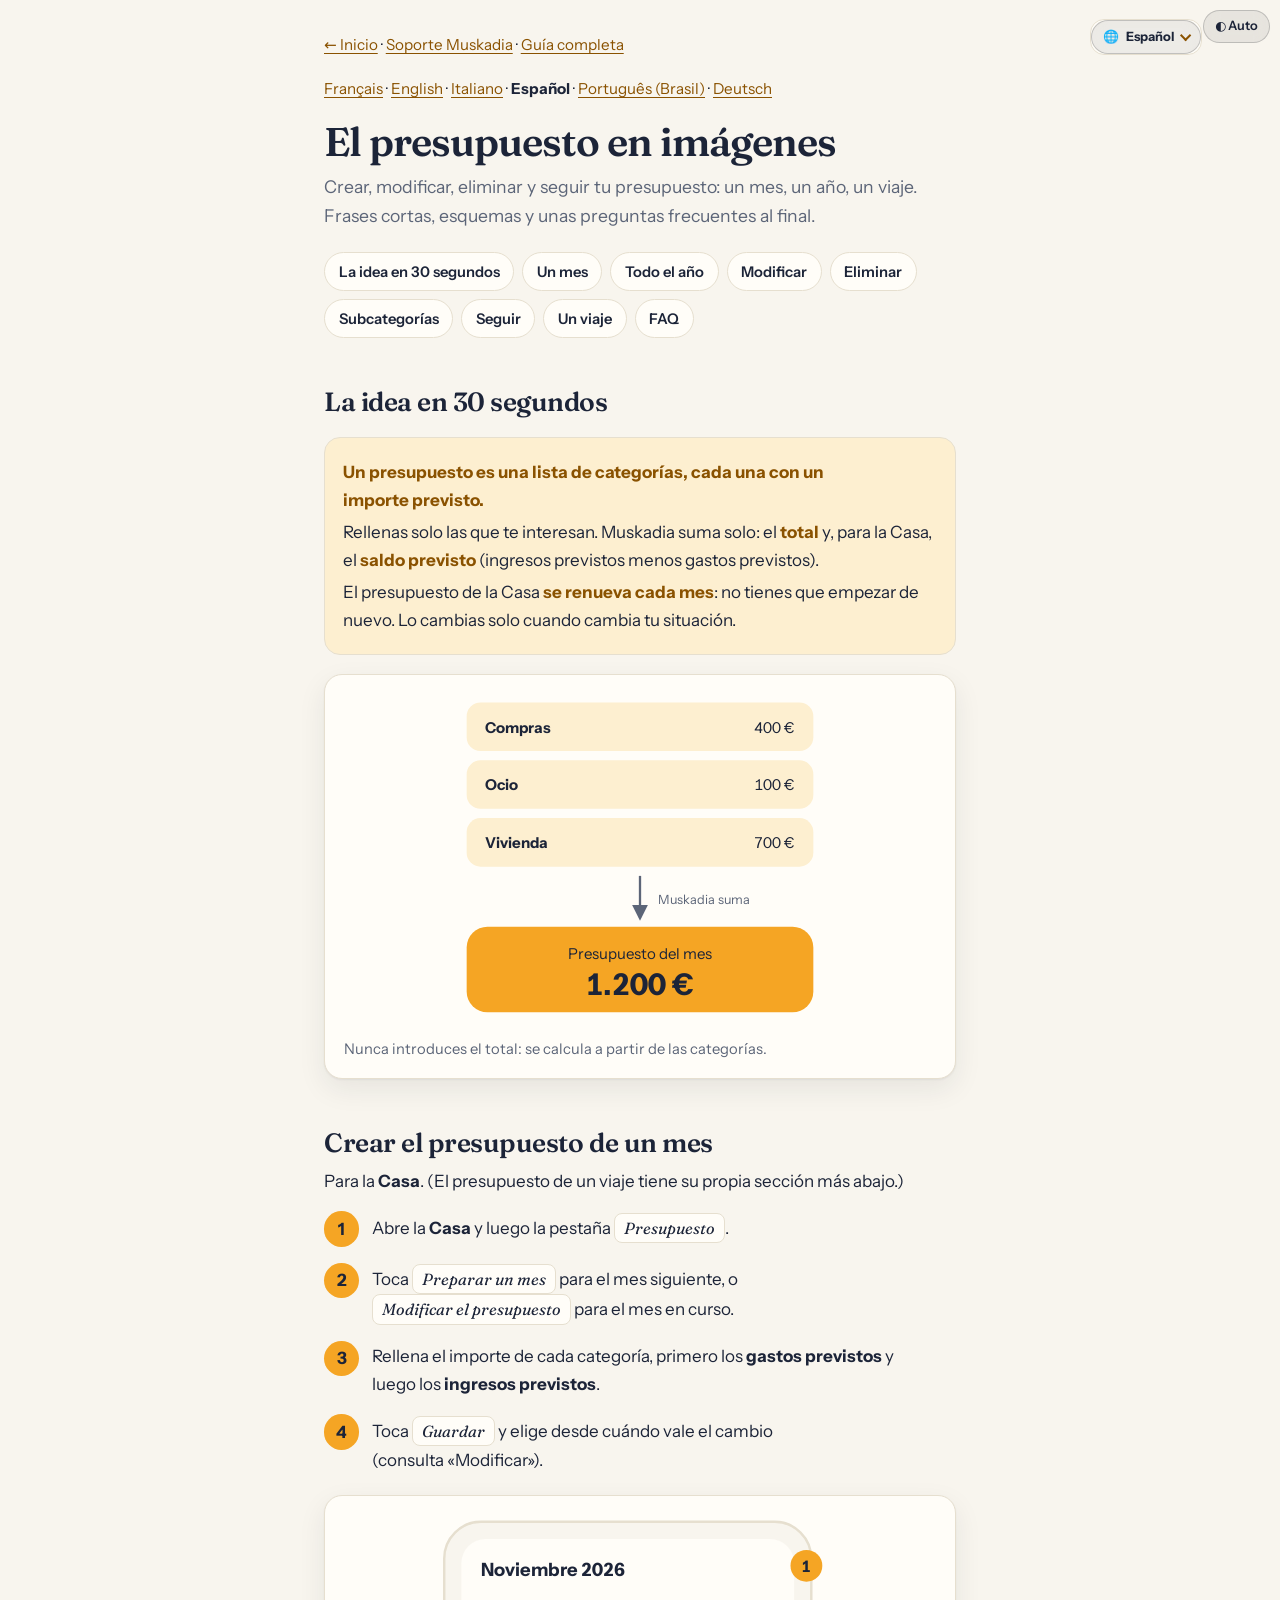
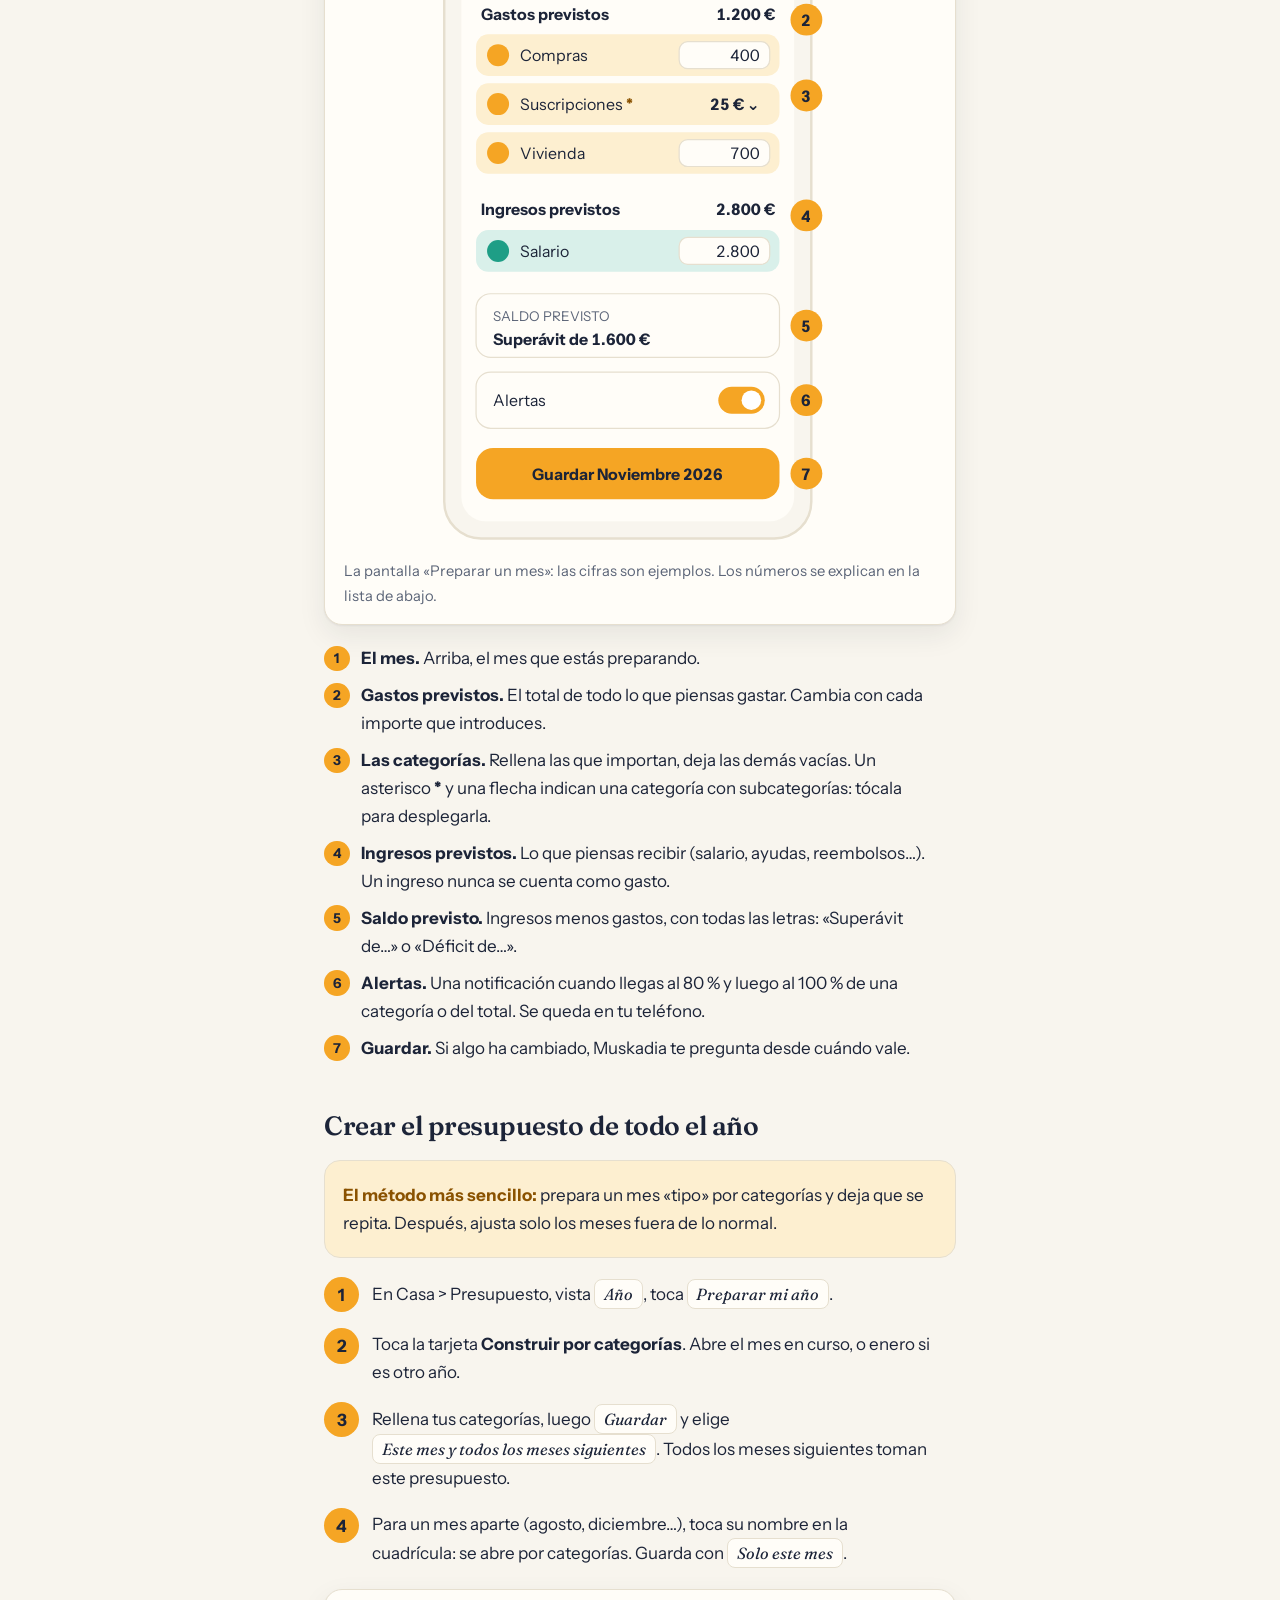
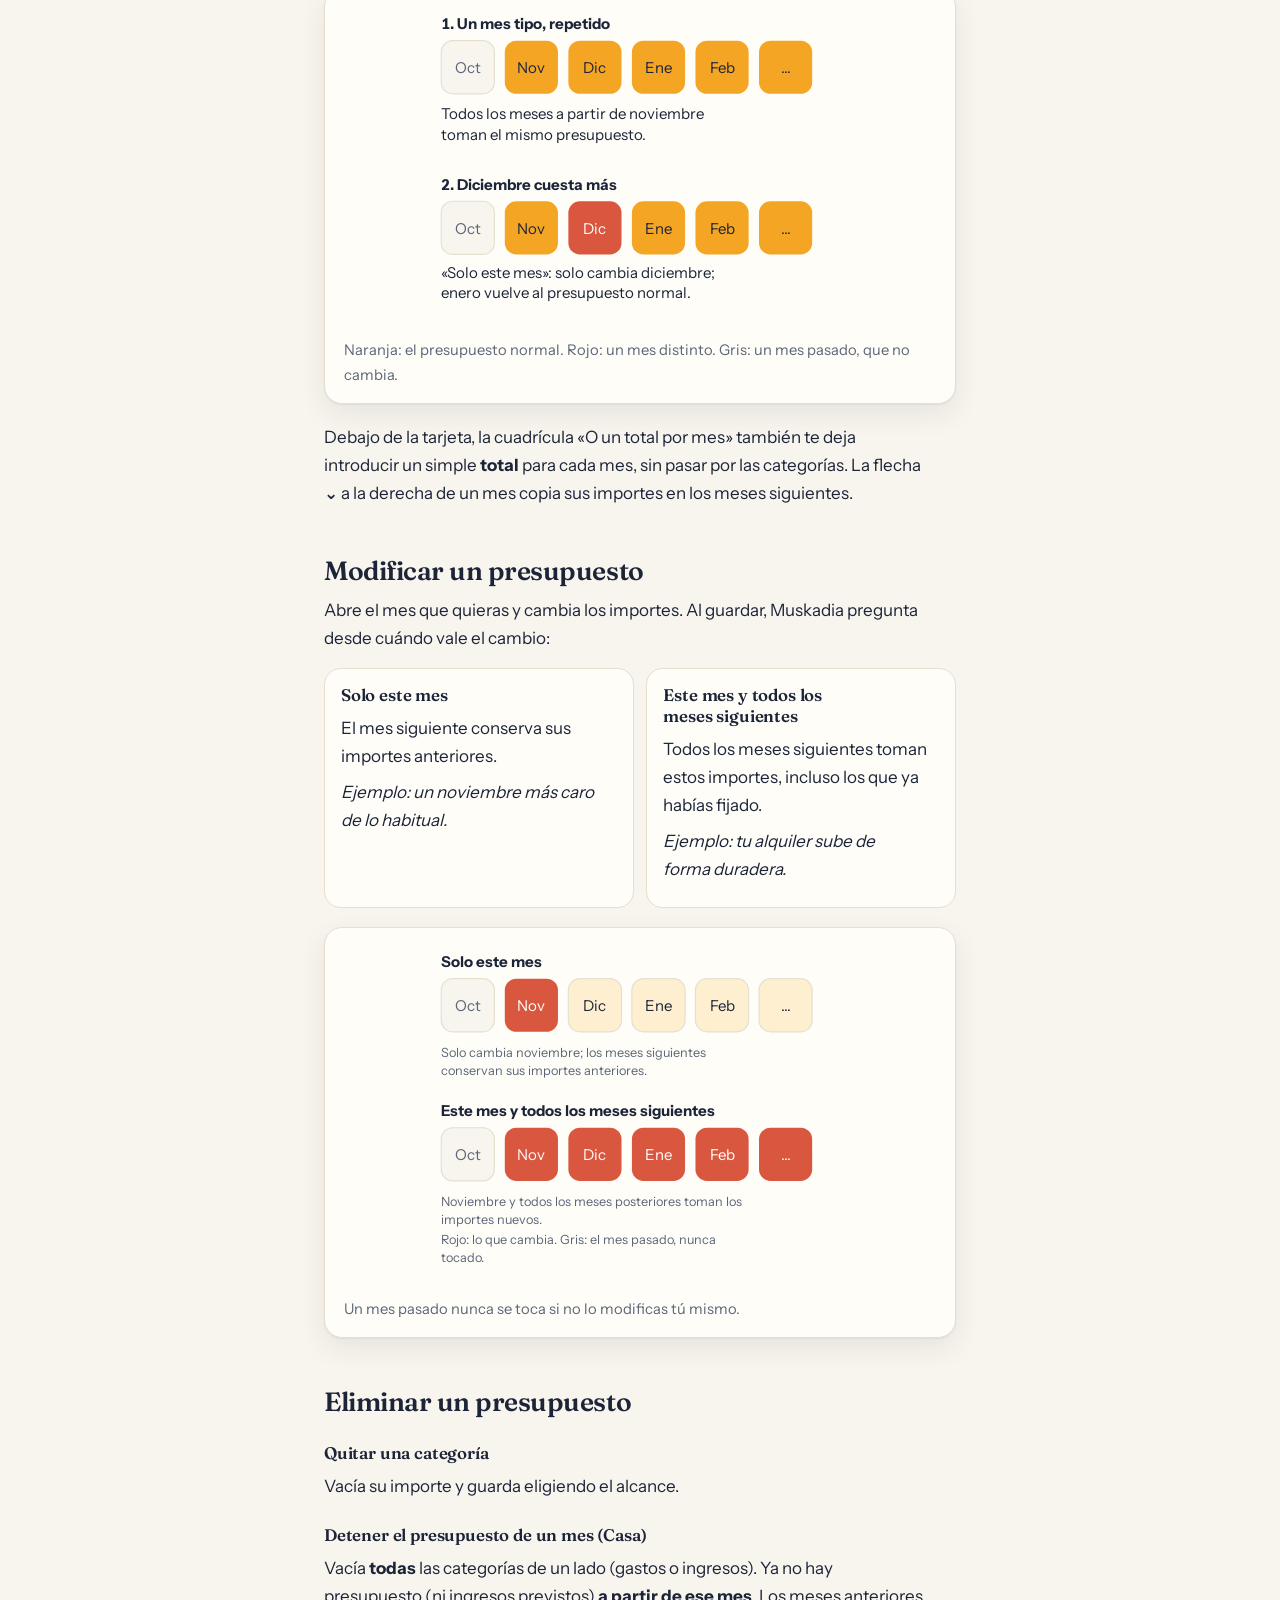
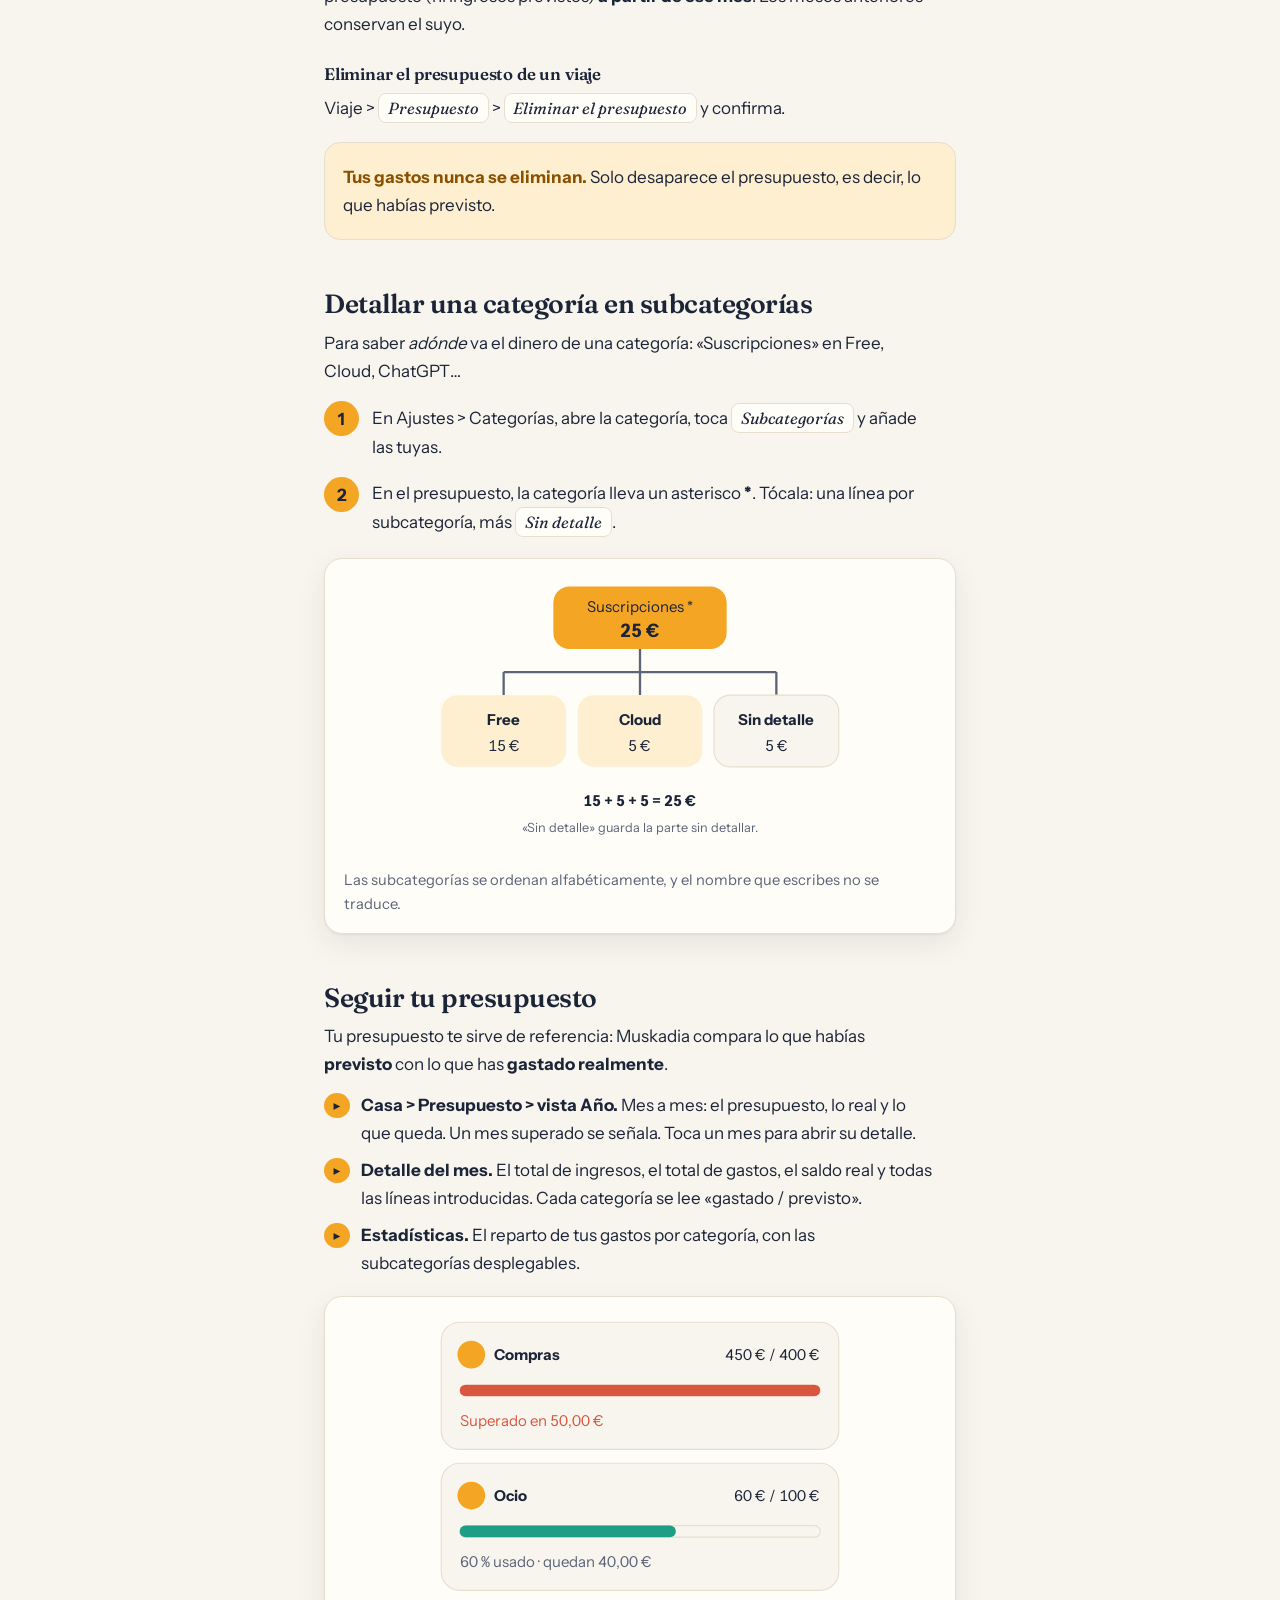
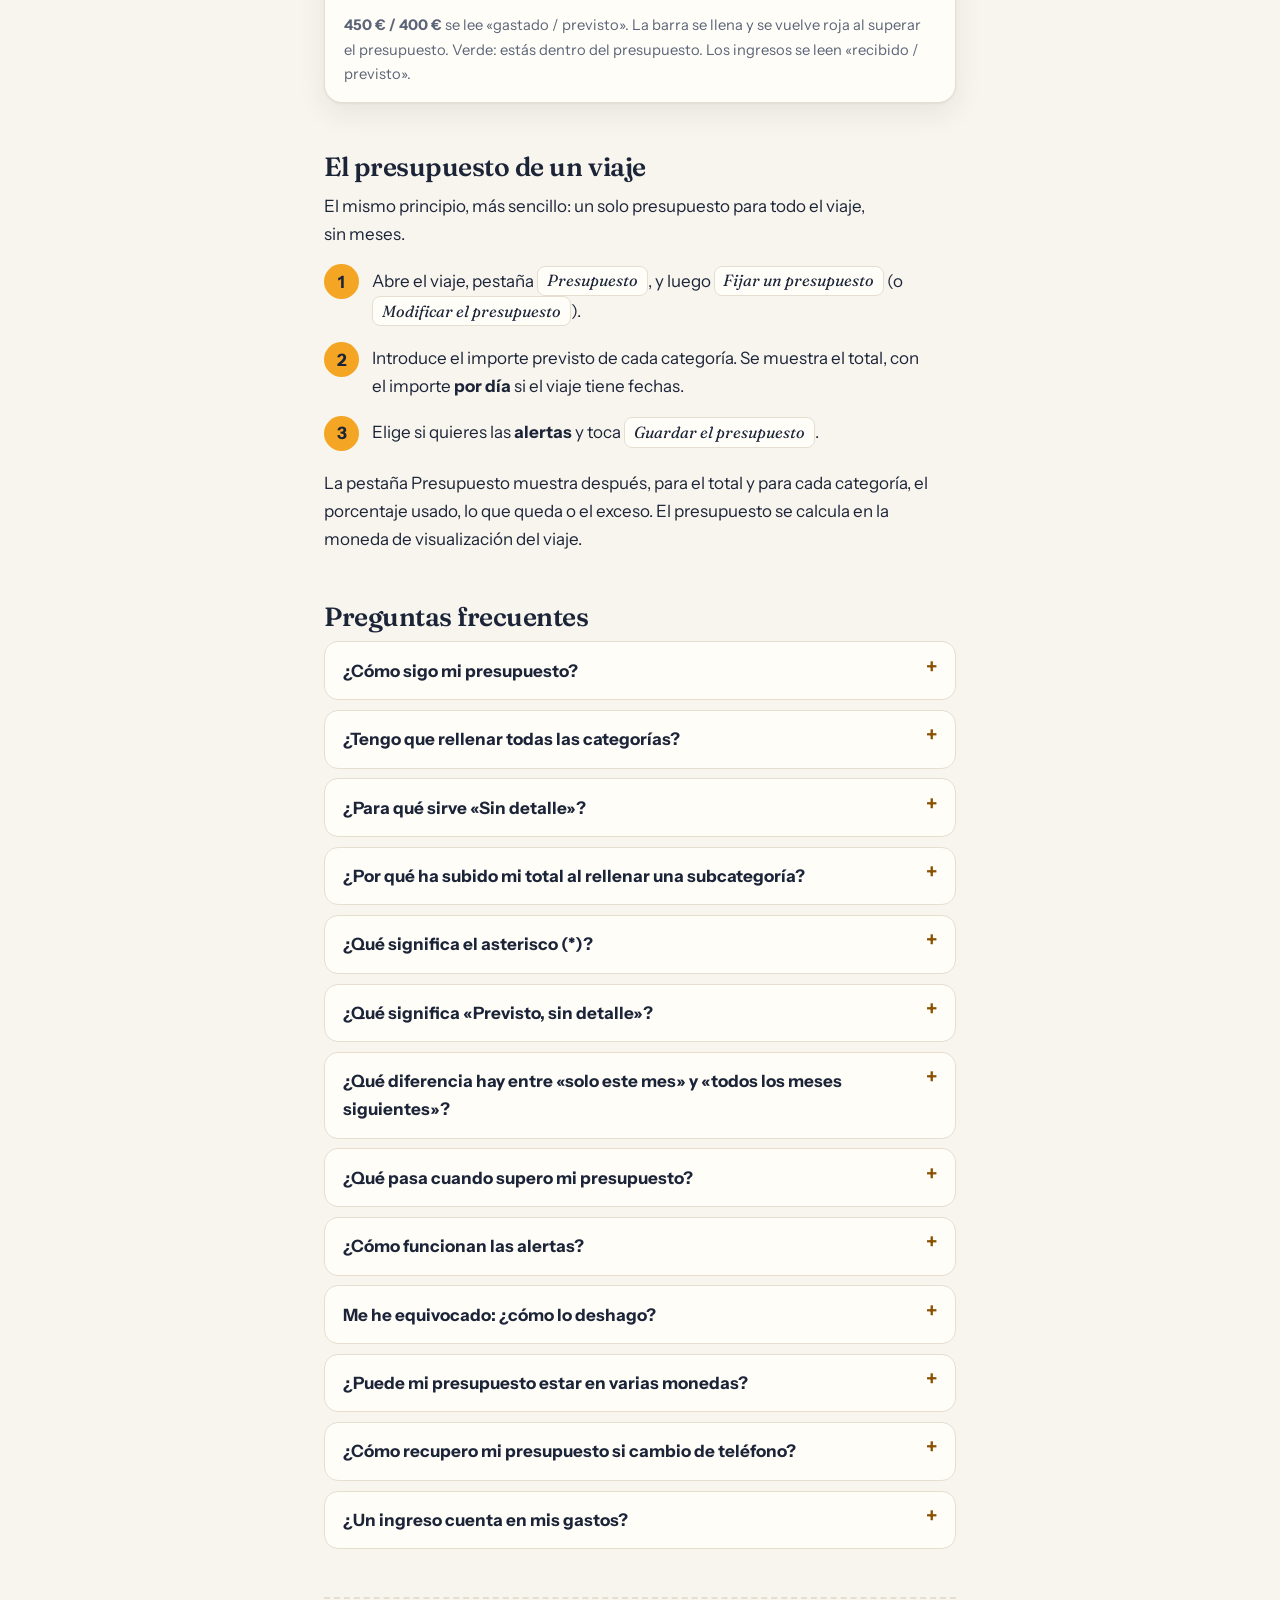
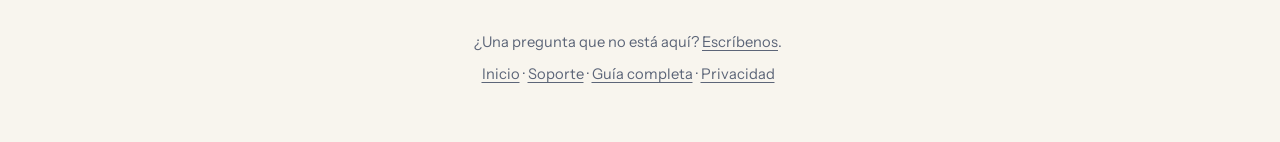
<file: budget-es.html>
<!doctype html>
<html lang="es">
<head>
<meta charset="utf-8">
<meta name="viewport" content="width=device-width,initial-scale=1"><meta name="apple-itunes-app" content="app-id=6759218602">
<title>Muskadia – El presupuesto en imágenes</title><link rel="canonical" href="https://muskadia.fr/budget-es.html">
<meta name="description" content="Crear, modificar y seguir tu presupuesto en Muskadia, paso a paso y con esquemas: un mes, todo el año, las subcategorías y las preguntas frecuentes.">
<link rel="icon" href="favicon.png">
<link rel="apple-touch-icon" href="icon.png">
<style>
:root{
  --paper:#F8F5EE;--page:#FFFDF8;--line:#E6DFCF;--ink:#1C2438;--ink2:#5C6578;
  --amber:#F5A524;--amber-t:#8A5200;--amber-bg:#FDEFD0;
  --teal:#1E9E86;--teal-t:#0F6B5A;--teal-bg:#D9F0EA;
  --coral:#D9573F;--coral-bg:#FBE3DD;
  --shadow:0 1px 2px rgba(28,36,56,.06),0 10px 28px rgba(28,36,56,.08);
}
:root[data-theme=dark]{
  --paper:#12151F;--page:#1B2030;--line:#2A3045;--ink:#F2EFE6;--ink2:#A3A9B8;
  --amber:#F7B23E;--amber-t:#F7B23E;--amber-bg:#3A2D12;
  --teal:#3DC4A9;--teal-t:#5FD6BE;--teal-bg:#12342E;
  --coral:#F0836E;--coral-bg:#3B1E19;
  --shadow:0 1px 2px rgba(0,0,0,.3),0 10px 28px rgba(0,0,0,.35);
}
@media (prefers-color-scheme:dark){:root:not([data-theme=light]){
  --paper:#12151F;--page:#1B2030;--line:#2A3045;--ink:#F2EFE6;--ink2:#A3A9B8;
  --amber:#F7B23E;--amber-t:#F7B23E;--amber-bg:#3A2D12;
  --teal:#3DC4A9;--teal-t:#5FD6BE;--teal-bg:#12342E;
  --coral:#F0836E;--coral-bg:#3B1E19;
  --shadow:0 1px 2px rgba(0,0,0,.3),0 10px 28px rgba(0,0,0,.35);
}}
*{box-sizing:border-box}
html{-webkit-text-size-adjust:100%;scroll-behavior:smooth}
body{margin:0;background:var(--paper);color:var(--ink);font:17px/1.6 -apple-system,BlinkMacSystemFont,"Segoe UI",system-ui,sans-serif}
main{max-width:42rem;margin:0 auto;padding:2rem 1.25rem 3rem}
a{color:var(--amber-t)}
a:focus-visible,summary:focus-visible{outline:3px solid var(--amber);outline-offset:3px;border-radius:6px}
.back{font-size:.95rem;margin:0 0 1.2rem}
h1{font:700 2.5rem/1.1 "Iowan Old Style","Palatino Linotype",Palatino,Georgia,serif;letter-spacing:-.02em;margin:0 0 .6rem}
h2{font:700 1.65rem/1.2 "Iowan Old Style","Palatino Linotype",Palatino,Georgia,serif;margin:3rem 0 .6rem;scroll-margin-top:1rem}
h3{font-size:1.05rem;margin:1.6rem 0 .3rem}
.lead{color:var(--ink2);font-size:1.1rem;margin:0 0 1.2rem}
p{margin:.5rem 0}
nav.toc{display:flex;flex-wrap:wrap;gap:.5rem;margin:1.4rem 0 0}
nav.toc a{padding:.4rem .85rem;border-radius:999px;background:var(--page);border:1px solid var(--line);text-decoration:none;font-size:.92rem;font-weight:600;color:var(--ink)}
nav.toc a:hover{border-color:var(--amber)}
.idea{margin:1.2rem 0;padding:1rem 1.15rem;border-radius:16px;background:var(--amber-bg);border:1px solid var(--line)}
.idea b{color:var(--amber-t)}
.idea p{margin:.25rem 0}
.fig{margin:1.2rem 0;padding:1rem;border-radius:18px;background:var(--page);border:1px solid var(--line);box-shadow:var(--shadow)}
.fig svg{display:block;width:100%;max-width:26rem;height:auto;margin:0 auto}
.fig figcaption{margin:.7rem .2rem 0;font-size:.92rem;color:var(--ink2)}
ol.steps{list-style:none;counter-reset:s;padding:0;margin:1rem 0}
ol.steps li{counter-increment:s;position:relative;padding:.1rem 0 .1rem 3rem;margin:.9rem 0;min-height:2.3rem}
ol.steps li:before{content:counter(s);position:absolute;left:0;top:0;width:2.2rem;height:2.2rem;border-radius:50%;background:var(--amber);color:#1C2438;font-weight:700;display:flex;align-items:center;justify-content:center}
.tag{display:inline-block;padding:.05rem .55rem;border-radius:8px;background:var(--page);border:1px solid var(--line);font-weight:600;font-size:.95em;max-width:100%;white-space:normal}
.legend{list-style:none;padding:0;margin:.8rem 0 0}
.legend li{display:flex;gap:.7rem;align-items:flex-start;margin:.55rem 0}
.n{flex:none;width:1.6rem;height:1.6rem;border-radius:50%;background:var(--amber);color:#1C2438;font-weight:700;font-size:.85rem;display:flex;align-items:center;justify-content:center;margin-top:.1rem}
details{background:var(--page);border:1px solid var(--line);border-radius:14px;margin:.6rem 0;overflow:hidden}
summary{cursor:pointer;padding:.9rem 1.1rem;font-weight:700;list-style:none;display:flex;justify-content:space-between;gap:1rem}
summary::-webkit-details-marker{display:none}
summary:after{content:"+";color:var(--amber-t);font-size:1.3rem;line-height:1}
details[open] summary:after{content:"–"}
details div{padding:0 1.1rem 1rem;color:var(--ink)}
.compare{display:grid;gap:.8rem;margin:1rem 0}
@media(min-width:34rem){.compare{grid-template-columns:1fr 1fr}}
.compare>div{padding:1rem;border-radius:16px;border:1px solid var(--line);background:var(--page)}
.compare h3{margin-top:0}
footer{margin-top:3rem;padding-top:1.4rem;border-top:2px dashed var(--line);text-align:center;font-size:.92rem;color:var(--ink2)}
footer a{color:var(--ink2)}
/* Couleurs des schémas */
.s-page{fill:var(--page)}.s-paper{fill:var(--paper)}.s-line{stroke:var(--line);fill:none}
.s-amber{fill:var(--amber)}.s-amberbg{fill:var(--amber-bg)}.s-teal{fill:var(--teal)}.s-tealbg{fill:var(--teal-bg)}
.s-coral{fill:var(--coral)}.s-coralbg{fill:var(--coral-bg)}
.s-ink{fill:var(--ink)}.s-ink2{fill:var(--ink2)}.s-stroke{stroke:var(--ink2);fill:none}
.s-arrow{stroke:var(--ink2);stroke-width:2;fill:none;marker-end:url(#ah)}
svg text{font-family:-apple-system,BlinkMacSystemFont,"Segoe UI",system-ui,sans-serif}
.t{font-size:13px}.tb{font-size:13px;font-weight:700}.ts{font-size:11px}.tm{font-size:15px;font-weight:700}
</style>
<link rel="stylesheet" href="theme.css?v=20261024e">
<script src="theme.js"></script>
</head>
<body>
<details class="lang-fixed"><summary aria-label="Cambiar de idioma"><span aria-hidden="true">&#127760;</span> Español</summary><ul><li><a href="budget.html" hreflang="fr" lang="fr">Français</a></li><li><a href="budget-en.html" hreflang="en" lang="en">English</a></li><li><a href="budget-it.html" hreflang="it" lang="it">Italiano</a></li><li><a href="budget-es.html" hreflang="es" lang="es" aria-current="true">Español</a></li><li><a href="budget-pt-BR.html" hreflang="pt-BR" lang="pt-BR">Português (Brasil)</a></li><li><a href="budget-de.html" hreflang="de" lang="de">Deutsch</a></li></ul></details>
<main>
<p class="back"><a href="/es/">&larr; Inicio</a> · <a href="support.html">Soporte Muskadia</a> · <a href="guide.html#es">Guía completa</a></p>
<p class="back"><a href="budget.html">Français</a> · <a href="budget-en.html">English</a> · <a href="budget-it.html">Italiano</a> · <b>Español</b> · <a href="budget-pt-BR.html">Português (Brasil)</a> · <a href="budget-de.html">Deutsch</a></p>

<h1>El presupuesto en imágenes</h1>
<p class="lead">Crear, modificar, eliminar y seguir tu presupuesto: un mes, un año, un viaje. Frases cortas, esquemas y unas preguntas frecuentes al final.</p>

<nav class="toc" aria-label="Índice">
  <a href="#principe">La idea en 30 segundos</a>
  <a href="#mois">Un mes</a>
  <a href="#annee">Todo el año</a>
  <a href="#modifier">Modificar</a>
  <a href="#supprimer">Eliminar</a>
  <a href="#sous">Subcategorías</a>
  <a href="#suivre">Seguir</a>
  <a href="#voyage">Un viaje</a>
  <a href="#faq">FAQ</a>
</nav>

<h2 id="principe">La idea en 30 segundos</h2>
<div class="idea">
  <p><b>Un presupuesto es una lista de categorías, cada una con un importe previsto.</b></p>
  <p>Rellenas solo las que te interesan. Muskadia suma solo: el <b>total</b> y, para la Casa, el <b>saldo previsto</b> (ingresos previstos menos gastos previstos).</p>
  <p>El presupuesto de la Casa <b>se renueva cada mes</b>: no tienes que empezar de nuevo. Lo cambias solo cuando cambia tu situación.</p>
</div>

<figure class="fig">
<svg viewBox="0 0 360 290" role="img" aria-labelledby="f1t f1d">
<title id="f1t">Un presupuesto es la suma de las categorías</title>
<desc id="f1d">Compras 400 euros, Ocio 100 euros y Vivienda 700 euros dan un total de 1.200 euros.</desc>
<defs><marker id="ah" viewBox="0 0 10 10" refX="8" refY="5" markerWidth="7" markerHeight="7" orient="auto-start-reverse"><path d="M0,0 L10,5 L0,10 z" fill="var(--ink2)"/></marker></defs>
<g class="t"><rect x="30" y="10" width="300" height="42" rx="12" class="s-amberbg"/><text x="46" y="36" class="tb s-ink">Compras</text><text x="314" y="36" text-anchor="end" class="s-ink">400 €</text>
<rect x="30" y="60" width="300" height="42" rx="12" class="s-amberbg"/><text x="46" y="86" class="tb s-ink">Ocio</text><text x="314" y="86" text-anchor="end" class="s-ink">100 €</text>
<rect x="30" y="110" width="300" height="42" rx="12" class="s-amberbg"/><text x="46" y="136" class="tb s-ink">Vivienda</text><text x="314" y="136" text-anchor="end" class="s-ink">700 €</text></g>
<path d="M180 160 V196" class="s-arrow"/><text x="196" y="184" class="ts s-ink2">Muskadia suma</text>
<rect x="30" y="204" width="300" height="74" rx="18" class="s-amber"/>
<text x="180" y="232" text-anchor="middle" class="t" fill="#1C2438">Presupuesto del mes</text>
<text x="180" y="263" text-anchor="middle" font-size="26" font-weight="700" fill="#1C2438">1.200 €</text>
</svg>
<figcaption>Nunca introduces el total: se calcula a partir de las categorías.</figcaption>
</figure>

<h2 id="mois">Crear el presupuesto de un mes</h2>
<p>Para la <b>Casa</b>. (El presupuesto de un viaje tiene su propia sección más abajo.)</p>
<ol class="steps">
  <li>Abre la <b>Casa</b> y luego la pestaña <span class="tag">Presupuesto</span>.</li>
  <li>Toca <span class="tag">Preparar un mes</span> para el mes siguiente, o <span class="tag">Modificar el presupuesto</span> para el mes en curso.</li>
  <li>Rellena el importe de cada categoría, primero los <b>gastos previstos</b> y luego los <b>ingresos previstos</b>.</li>
  <li>Toca <span class="tag">Guardar</span> y elige desde cuándo vale el cambio (consulta «Modificar»).</li>
</ol>

<figure class="fig">
<svg viewBox="0 0 340 520" role="img" aria-labelledby="f2t f2d">
<title id="f2t">La pantalla Preparar un mes, zona por zona</title>
<desc id="f2d">Siete zonas numeradas: el mes, los gastos previstos, una categoría, los ingresos previstos, el saldo previsto, las alertas y el botón Guardar.</desc>
<rect x="10" y="8" width="300" height="504" rx="30" class="s-paper" stroke="var(--line)" stroke-width="2"/>
<rect x="24" y="22" width="272" height="476" rx="20" class="s-page"/>
<text x="40" y="52" class="tm s-ink">Noviembre 2026</text>
<text x="40" y="88" class="tb s-ink">Gastos previstos</text><text x="280" y="88" text-anchor="end" class="tb s-ink">1.200 €</text>
<g><rect x="36" y="100" width="248" height="34" rx="10" class="s-amberbg"/><circle cx="54" cy="117" r="9" class="s-amber"/><text x="72" y="122" class="t s-ink">Compras</text><rect x="202" y="106" width="74" height="22" rx="7" class="s-page" stroke="var(--line)"/><text x="268" y="122" text-anchor="end" class="t s-ink">400</text></g>
<g><rect x="36" y="140" width="248" height="34" rx="10" class="s-amberbg"/><circle cx="54" cy="157" r="9" class="s-amber"/><text x="72" y="162" class="t s-ink">Suscripciones <tspan fill="var(--amber-t)" font-weight="700">*</tspan></text><text x="268" y="162" text-anchor="end" class="tb s-ink">25 € ⌄</text></g>
<g><rect x="36" y="180" width="248" height="34" rx="10" class="s-amberbg"/><circle cx="54" cy="197" r="9" class="s-amber"/><text x="72" y="202" class="t s-ink">Vivienda</text><rect x="202" y="186" width="74" height="22" rx="7" class="s-page" stroke="var(--line)"/><text x="268" y="202" text-anchor="end" class="t s-ink">700</text></g>
<text x="40" y="248" class="tb s-ink">Ingresos previstos</text><text x="280" y="248" text-anchor="end" class="tb s-ink">2.800 €</text>
<g><rect x="36" y="260" width="248" height="34" rx="10" class="s-tealbg"/><circle cx="54" cy="277" r="9" class="s-teal"/><text x="72" y="282" class="t s-ink">Salario</text><rect x="202" y="266" width="74" height="22" rx="7" class="s-page" stroke="var(--line)"/><text x="268" y="282" text-anchor="end" class="t s-ink">2.800</text></g>
<rect x="36" y="312" width="248" height="52" rx="12" class="s-page" stroke="var(--line)"/><text x="50" y="334" class="ts s-ink2">SALDO PREVISTO</text><text x="50" y="354" class="tb s-ink">Superávit de 1.600 €</text>
<rect x="36" y="376" width="248" height="46" rx="12" class="s-page" stroke="var(--line)"/><text x="50" y="404" class="t s-ink">Alertas</text><rect x="234" y="388" width="38" height="22" rx="11" class="s-amber"/><circle cx="261" cy="399" r="8" fill="#fff"/>
<rect x="36" y="438" width="248" height="42" rx="14" class="s-amber"/><text x="160" y="464" text-anchor="middle" class="tb" fill="#1C2438">Guardar Noviembre 2026</text>
<g font-weight="700" font-size="13" fill="#1C2438" text-anchor="middle">
<circle cx="306" cy="44" r="13" class="s-amber"/><text x="306" y="49">1</text>
<circle cx="306" cy="88" r="13" class="s-amber"/><text x="306" y="93">2</text>
<circle cx="306" cy="150" r="13" class="s-amber"/><text x="306" y="155">3</text>
<circle cx="306" cy="248" r="13" class="s-amber"/><text x="306" y="253">4</text>
<circle cx="306" cy="338" r="13" class="s-amber"/><text x="306" y="343">5</text>
<circle cx="306" cy="399" r="13" class="s-amber"/><text x="306" y="404">6</text>
<circle cx="306" cy="459" r="13" class="s-amber"/><text x="306" y="464">7</text>
</g>
</svg>
<figcaption>La pantalla «Preparar un mes»: las cifras son ejemplos. Los números se explican en la lista de abajo.</figcaption>
</figure>

<ul class="legend">
  <li><span class="n">1</span><span><b>El mes.</b> Arriba, el mes que estás preparando.</span></li>
  <li><span class="n">2</span><span><b>Gastos previstos.</b> El total de todo lo que piensas gastar. Cambia con cada importe que introduces.</span></li>
  <li><span class="n">3</span><span><b>Las categorías.</b> Rellena las que importan, deja las demás vacías. Un asterisco <b>*</b> y una flecha indican una categoría con subcategorías: tócala para desplegarla.</span></li>
  <li><span class="n">4</span><span><b>Ingresos previstos.</b> Lo que piensas recibir (salario, ayudas, reembolsos…). Un ingreso nunca se cuenta como gasto.</span></li>
  <li><span class="n">5</span><span><b>Saldo previsto.</b> Ingresos menos gastos, con todas las letras: «Superávit de…» o «Déficit de…».</span></li>
  <li><span class="n">6</span><span><b>Alertas.</b> Una notificación cuando llegas al 80 % y luego al 100 % de una categoría o del total. Se queda en tu teléfono.</span></li>
  <li><span class="n">7</span><span><b>Guardar.</b> Si algo ha cambiado, Muskadia te pregunta desde cuándo vale.</span></li>
</ul>

<h2 id="annee">Crear el presupuesto de todo el año</h2>
<div class="idea">
  <p><b>El método más sencillo:</b> prepara un mes «tipo» por categorías y deja que se repita. Después, ajusta solo los meses fuera de lo normal.</p>
</div>
<ol class="steps">
  <li>En Casa &gt; Presupuesto, vista <span class="tag">Año</span>, toca <span class="tag">Preparar mi año</span>.</li>
  <li>Toca la tarjeta <b>Construir por categorías</b>. Abre el mes en curso, o enero si es otro año.</li>
  <li>Rellena tus categorías, luego <span class="tag">Guardar</span> y elige <span class="tag">Este mes y todos los meses siguientes</span>. Todos los meses siguientes toman este presupuesto.</li>
  <li>Para un mes aparte (agosto, diciembre…), toca su nombre en la cuadrícula: se abre por categorías. Guarda con <span class="tag">Solo este mes</span>.</li>
</ol>

<figure class="fig">
<svg viewBox="0 0 360 278" role="img" aria-labelledby="f3t f3d">
<title id="f3t">Construir el año en tres tiempos</title>
<desc id="f3d">Un mes tipo guardado para todos los meses siguientes, y luego un ajuste solo para diciembre.</desc>
<text x="8" y="20" class="tb s-ink">1. Un mes tipo, repetido</text>
<rect x="8" y="30" width="46" height="46" rx="10" class="s-paper" stroke="var(--line)"/><text x="31" y="58" text-anchor="middle" class="t s-ink2">Oct</text><rect x="63" y="30" width="46" height="46" rx="10" class="s-amber"/><text x="86" y="58" text-anchor="middle" class="t " fill="#1C2438">Nov</text><rect x="118" y="30" width="46" height="46" rx="10" class="s-amber"/><text x="141" y="58" text-anchor="middle" class="t " fill="#1C2438">Dic</text><rect x="173" y="30" width="46" height="46" rx="10" class="s-amber"/><text x="196" y="58" text-anchor="middle" class="t " fill="#1C2438">Ene</text><rect x="228" y="30" width="46" height="46" rx="10" class="s-amber"/><text x="251" y="58" text-anchor="middle" class="t " fill="#1C2438">Feb</text><rect x="283" y="30" width="46" height="46" rx="10" class="s-amber"/><text x="306" y="58" text-anchor="middle" class="t " fill="#1C2438">…</text>
<text x="8" y="98" class="t s-ink">Todos los meses a partir de noviembre</text><text x="8" y="116" class="t s-ink">toman el mismo presupuesto.</text>
<text x="8" y="159" class="tb s-ink">2. Diciembre cuesta más</text>
<rect x="8" y="169" width="46" height="46" rx="10" class="s-paper" stroke="var(--line)"/><text x="31" y="197" text-anchor="middle" class="t s-ink2">Oct</text><rect x="63" y="169" width="46" height="46" rx="10" class="s-amber"/><text x="86" y="197" text-anchor="middle" class="t " fill="#1C2438">Nov</text><rect x="118" y="169" width="46" height="46" rx="10" class="s-coral"/><text x="141" y="197" text-anchor="middle" class="t " fill="#fff">Dic</text><rect x="173" y="169" width="46" height="46" rx="10" class="s-amber"/><text x="196" y="197" text-anchor="middle" class="t " fill="#1C2438">Ene</text><rect x="228" y="169" width="46" height="46" rx="10" class="s-amber"/><text x="251" y="197" text-anchor="middle" class="t " fill="#1C2438">Feb</text><rect x="283" y="169" width="46" height="46" rx="10" class="s-amber"/><text x="306" y="197" text-anchor="middle" class="t " fill="#1C2438">…</text>
<text x="8" y="235" class="t s-ink">«Solo este mes»: solo cambia diciembre;</text><text x="8" y="253" class="t s-ink">enero vuelve al presupuesto normal.</text>
</svg>
<figcaption>Naranja: el presupuesto normal. Rojo: un mes distinto. Gris: un mes pasado, que no cambia.</figcaption>
</figure>

<p>Debajo de la tarjeta, la cuadrícula «O un total por mes» también te deja introducir un simple <b>total</b> para cada mes, sin pasar por las categorías. La flecha <b>⌄</b> a la derecha de un mes copia sus importes en los meses siguientes.</p>

<h2 id="modifier">Modificar un presupuesto</h2>
<p>Abre el mes que quieras y cambia los importes. Al guardar, Muskadia pregunta desde cuándo vale el cambio:</p>

<div class="compare">
  <div>
    <h3>Solo este mes</h3>
    <p>El mes siguiente conserva sus importes anteriores.</p>
    <p><i>Ejemplo: un noviembre más caro de lo habitual.</i></p>
  </div>
  <div>
    <h3>Este mes y todos los meses siguientes</h3>
    <p>Todos los meses siguientes toman estos importes, incluso los que ya habías fijado.</p>
    <p><i>Ejemplo: tu alquiler sube de forma duradera.</i></p>
  </div>
</div>

<figure class="fig">
<svg viewBox="0 0 360 295" role="img" aria-labelledby="f4t f4d">
<title id="f4t">Solo este mes, o todos los meses siguientes</title>
<desc id="f4d">Con solo este mes, cambia únicamente noviembre. Con todos los meses siguientes, cambian noviembre y todos los meses posteriores.</desc>
<text x="8" y="20" class="tb s-ink">Solo este mes</text>
<rect x="8" y="30" width="46" height="46" rx="10" class="s-paper" stroke="var(--line)"/><text x="31" y="58" text-anchor="middle" class="t s-ink2">Oct</text><rect x="63" y="30" width="46" height="46" rx="10" class="s-coral"/><text x="86" y="58" text-anchor="middle" class="t " fill="#fff">Nov</text><rect x="118" y="30" width="46" height="46" rx="10" class="s-amberbg" stroke="var(--line)"/><text x="141" y="58" text-anchor="middle" class="t s-ink">Dic</text><rect x="173" y="30" width="46" height="46" rx="10" class="s-amberbg" stroke="var(--line)"/><text x="196" y="58" text-anchor="middle" class="t s-ink">Ene</text><rect x="228" y="30" width="46" height="46" rx="10" class="s-amberbg" stroke="var(--line)"/><text x="251" y="58" text-anchor="middle" class="t s-ink">Feb</text><rect x="283" y="30" width="46" height="46" rx="10" class="s-amberbg" stroke="var(--line)"/><text x="306" y="58" text-anchor="middle" class="t s-ink">…</text>
<text x="8" y="98" class="ts s-ink2">Solo cambia noviembre; los meses siguientes</text><text x="8" y="113" class="ts s-ink2">conservan sus importes anteriores.</text>
<text x="8" y="149" class="tb s-ink">Este mes y todos los meses siguientes</text>
<rect x="8" y="159" width="46" height="46" rx="10" class="s-paper" stroke="var(--line)"/><text x="31" y="187" text-anchor="middle" class="t s-ink2">Oct</text><rect x="63" y="159" width="46" height="46" rx="10" class="s-coral"/><text x="86" y="187" text-anchor="middle" class="t " fill="#fff">Nov</text><rect x="118" y="159" width="46" height="46" rx="10" class="s-coral"/><text x="141" y="187" text-anchor="middle" class="t " fill="#fff">Dic</text><rect x="173" y="159" width="46" height="46" rx="10" class="s-coral"/><text x="196" y="187" text-anchor="middle" class="t " fill="#fff">Ene</text><rect x="228" y="159" width="46" height="46" rx="10" class="s-coral"/><text x="251" y="187" text-anchor="middle" class="t " fill="#fff">Feb</text><rect x="283" y="159" width="46" height="46" rx="10" class="s-coral"/><text x="306" y="187" text-anchor="middle" class="t " fill="#fff">…</text>
<text x="8" y="227" class="ts s-ink2">Noviembre y todos los meses posteriores toman los</text><text x="8" y="242" class="ts s-ink2">importes nuevos.</text><text x="8" y="260" class="ts s-ink2">Rojo: lo que cambia. Gris: el mes pasado, nunca</text><text x="8" y="275" class="ts s-ink2">tocado.</text>
</svg>
<figcaption>Un mes pasado nunca se toca si no lo modificas tú mismo.</figcaption>
</figure>

<h2 id="supprimer">Eliminar un presupuesto</h2>
<h3>Quitar una categoría</h3>
<p>Vacía su importe y guarda eligiendo el alcance.</p>
<h3>Detener el presupuesto de un mes (Casa)</h3>
<p>Vacía <b>todas</b> las categorías de un lado (gastos o ingresos). Ya no hay presupuesto (ni ingresos previstos) <b>a partir de ese mes</b>. Los meses anteriores conservan el suyo.</p>
<h3>Eliminar el presupuesto de un viaje</h3>
<p>Viaje &gt; <span class="tag">Presupuesto</span> &gt; <span class="tag">Eliminar el presupuesto</span> y confirma.</p>
<div class="idea"><p><b>Tus gastos nunca se eliminan.</b> Solo desaparece el presupuesto, es decir, lo que habías previsto.</p></div>

<h2 id="sous">Detallar una categoría en subcategorías</h2>
<p>Para saber <i>adónde</i> va el dinero de una categoría: «Suscripciones» en Free, Cloud, ChatGPT…</p>
<ol class="steps">
  <li>En Ajustes &gt; Categorías, abre la categoría, toca <span class="tag">Subcategorías</span> y añade las tuyas.</li>
  <li>En el presupuesto, la categoría lleva un asterisco <b>*</b>. Tócala: una línea por subcategoría, más <span class="tag">Sin detalle</span>.</li>
</ol>

<figure class="fig">
<svg viewBox="0 0 360 244" role="img" aria-labelledby="f5t f5d">
<title id="f5t">El importe de una categoría es la suma de sus líneas</title>
<desc id="f5d">Suscripciones 25 euros es igual a Free 15 más Cloud 5 más Sin detalle 5.</desc>
<rect x="105" y="10" width="150" height="54" rx="14" class="s-amber"/>
<text x="180" y="32" text-anchor="middle" class="t" fill="#1C2438">Suscripciones *</text><text x="180" y="54" text-anchor="middle" font-size="16" font-weight="700" fill="#1C2438">25 €</text>
<g class="s-stroke" stroke-width="2"><path d="M180 64 V84"/><path d="M62 84 H298"/><path d="M62 84 V104"/><path d="M180 84 V104"/><path d="M298 84 V104"/></g>
<rect x="8" y="104" width="108" height="62" rx="14" class="s-amberbg"/><text x="62" y="130" text-anchor="middle" class="tb s-ink">Free</text><text x="62" y="152" text-anchor="middle" class="t s-ink">15 €</text>
<rect x="126" y="104" width="108" height="62" rx="14" class="s-amberbg"/><text x="180" y="130" text-anchor="middle" class="tb s-ink">Cloud</text><text x="180" y="152" text-anchor="middle" class="t s-ink">5 €</text>
<rect x="244" y="104" width="108" height="62" rx="14" class="s-paper" stroke="var(--line)"/><text x="298" y="130" text-anchor="middle" class="tb s-ink" font-size="12">Sin detalle</text><text x="298" y="152" text-anchor="middle" class="t s-ink">5 €</text>
<text x="180" y="200" text-anchor="middle" class="tb s-ink">15 + 5 + 5 = 25 €</text>
<text x="180" text-anchor="middle" y="222" class="ts s-ink2">«Sin detalle» guarda la parte sin detallar.</text>
</svg>
<figcaption>Las subcategorías se ordenan alfabéticamente, y el nombre que escribes no se traduce.</figcaption>
</figure>

<h2 id="suivre">Seguir tu presupuesto</h2>
<p>Tu presupuesto te sirve de referencia: Muskadia compara lo que habías <b>previsto</b> con lo que has <b>gastado realmente</b>.</p>
<ul class="legend">
  <li><span class="n">▸</span><span><b>Casa &gt; Presupuesto &gt; vista Año.</b> Mes a mes: el presupuesto, lo real y lo que queda. Un mes superado se señala. Toca un mes para abrir su detalle.</span></li>
  <li><span class="n">▸</span><span><b>Detalle del mes.</b> El total de ingresos, el total de gastos, el saldo real y todas las líneas introducidas. Cada categoría se lee «gastado / previsto».</span></li>
  <li><span class="n">▸</span><span><b>Estadísticas.</b> El reparto de tus gastos por categoría, con las subcategorías desplegables.</span></li>
</ul>

<figure class="fig">
<svg viewBox="0 0 360 250" role="img" aria-labelledby="f6t f6d">
<title id="f6t">Leer una línea del Detalle del mes</title>
<desc id="f6d">Compras: 450 euros gastados de 400 previstos, barra llena, superado en 50 euros. Ocio: 60 euros de 100, 60 por ciento usado.</desc>
<rect x="8" y="8" width="344" height="110" rx="16" class="s-paper" stroke="var(--line)"/>
<circle cx="34" cy="36" r="12" class="s-amber"/><text x="54" y="41" class="tb s-ink">Compras</text><text x="336" y="41" text-anchor="end" class="t s-ink">450 € / 400 €</text>
<rect x="24" y="62" width="312" height="10" rx="5" class="s-coral"/>
<text x="24" y="98" class="t" fill="var(--coral)">Superado en 50,00 €</text>
<rect x="8" y="130" width="344" height="110" rx="16" class="s-paper" stroke="var(--line)"/>
<circle cx="34" cy="158" r="12" class="s-amber"/><text x="54" y="163" class="tb s-ink">Ocio</text><text x="336" y="163" text-anchor="end" class="t s-ink">60 € / 100 €</text>
<rect x="24" y="184" width="312" height="10" rx="5" class="s-line" stroke-width="1"/><rect x="24" y="184" width="187" height="10" rx="5" class="s-teal"/>
<text x="24" y="220" class="t s-ink2">60 % usado · quedan 40,00 €</text>
</svg>
<figcaption><b>450 € / 400 €</b> se lee «gastado / previsto». La barra se llena y se vuelve roja al superar el presupuesto. Verde: estás dentro del presupuesto. Los ingresos se leen «recibido / previsto».</figcaption>
</figure>

<h2 id="voyage">El presupuesto de un viaje</h2>
<p>El mismo principio, más sencillo: un solo presupuesto para todo el viaje, sin meses.</p>
<ol class="steps">
  <li>Abre el viaje, pestaña <span class="tag">Presupuesto</span>, y luego <span class="tag">Fijar un presupuesto</span> (o <span class="tag">Modificar el presupuesto</span>).</li>
  <li>Introduce el importe previsto de cada categoría. Se muestra el total, con el importe <b>por día</b> si el viaje tiene fechas.</li>
  <li>Elige si quieres las <b>alertas</b> y toca <span class="tag">Guardar el presupuesto</span>.</li>
</ol>
<p>La pestaña Presupuesto muestra después, para el total y para cada categoría, el porcentaje usado, lo que queda o el exceso. El presupuesto se calcula en la moneda de visualización del viaje.</p>

<h2 id="faq">Preguntas frecuentes</h2>

<details><summary>¿Cómo sigo mi presupuesto?</summary><div>
<p>Para la Casa: pestaña <b>Presupuesto</b> &gt; vista <b>Año</b> para ver cada mes, y toca un mes para su <b>detalle</b> (real contra previsto, categoría por categoría). Para un viaje: la pestaña <b>Presupuesto</b> del viaje. Las <b>Estadísticas</b> muestran el reparto de tus gastos.</p>
</div></details>

<details><summary>¿Tengo que rellenar todas las categorías?</summary><div>
<p>No. Rellena solo las que te interesan. Una categoría sin importe simplemente no tiene presupuesto.</p>
</div></details>

<details><summary>¿Para qué sirve «Sin detalle»?</summary><div>
<p>Es la parte de una categoría que no detallas en subcategorías. Por ejemplo, Suscripciones 25 € con Free 15 €: los 10 € restantes son «Sin detalle». En las listas de gastos, también son los gastos introducidos sin subcategoría.</p>
</div></details>

<details><summary>¿Por qué ha subido mi total al rellenar una subcategoría?</summary><div>
<p>Porque el importe de una categoría es la <b>suma de sus líneas</b>. Si tu presupuesto ya existía, su importe está entero en «Sin detalle». Para repartirlo sin cambiar el total, <b>baja «Sin detalle»</b> tanto como añadas a las subcategorías.</p>
</div></details>

<details><summary>¿Qué significa el asterisco (*)?</summary><div>
<p>La categoría tiene subcategorías. Tócala para desplegarla.</p>
</div></details>

<details><summary>¿Qué significa «Previsto, sin detalle»?</summary><div>
<p>Es la parte de un presupuesto antiguo introducido antes de las categorías: cuenta en el total, pero no está ligada a ninguna categoría. Puedes repartirla abriendo el mes con «Preparar este mes».</p>
</div></details>

<details><summary>¿Qué diferencia hay entre «solo este mes» y «todos los meses siguientes»?</summary><div>
<p>«Solo este mes» cambia solo el mes abierto: el siguiente conserva sus importes. «Todos los meses siguientes» cambia este mes y todos los posteriores, incluso los ya fijados. Los meses pasados nunca se mueven.</p>
</div></details>

<details><summary>¿Qué pasa cuando supero mi presupuesto?</summary><div>
<p>Nada se bloquea: puedes seguir introduciendo gastos. La barra se vuelve roja, la línea dice «Superado en…» y, si las alertas están activas, una notificación te avisó al 80 % y luego al 100 %.</p>
</div></details>

<details><summary>¿Cómo funcionan las alertas?</summary><div>
<p>Una notificación al 80 % y luego al 100 % del presupuesto, para el total y para cada categoría, una sola vez por umbral. Se crean en tu teléfono, nada pasa por internet. Si rechazas las notificaciones, el seguimiento sigue visible en la app. Las alertas se ajustan al final de la pantalla del presupuesto.</p>
</div></details>

<details><summary>Me he equivocado: ¿cómo lo deshago?</summary><div>
<p>Reabre el mes, pon los importes correctos y guarda. Para recuperar el presupuesto anterior en todos los meses, elige «Este mes y todos los meses siguientes». Tus gastos nunca se tocan.</p>
</div></details>

<details><summary>¿Puede mi presupuesto estar en varias monedas?</summary><div>
<p>El presupuesto está en una sola moneda: la de visualización de la Casa o del viaje. Un gasto en moneda extranjera se convierte al tipo del día de la entrada y luego se cuenta en el presupuesto.</p>
</div></details>

<details><summary>¿Cómo recupero mi presupuesto si cambio de teléfono?</summary><div>
<p>En Ajustes &gt; Exportación, crea una <b>copia de seguridad</b>: incluye también tus presupuestos y subcategorías. Restáurala en el teléfono nuevo.</p>
</div></details>

<details><summary>¿Un ingreso cuenta en mis gastos?</summary><div>
<p>Nunca. Los ingresos (salario, ayudas, reembolsos) solo sirven para el saldo: ingresos menos gastos.</p>
</div></details>

<footer>
  <p>¿Una pregunta que no está aquí? <a href="mailto:mailokcool@gmail.com">Escríbenos</a>.</p>
  <p><a href="/es/">Inicio</a> · <a href="support.html">Soporte</a> · <a href="guide.html#es">Guía completa</a> · <a href="privacy.html#es">Privacidad</a></p>
</footer>
</main>
</body>
</html>
</file>
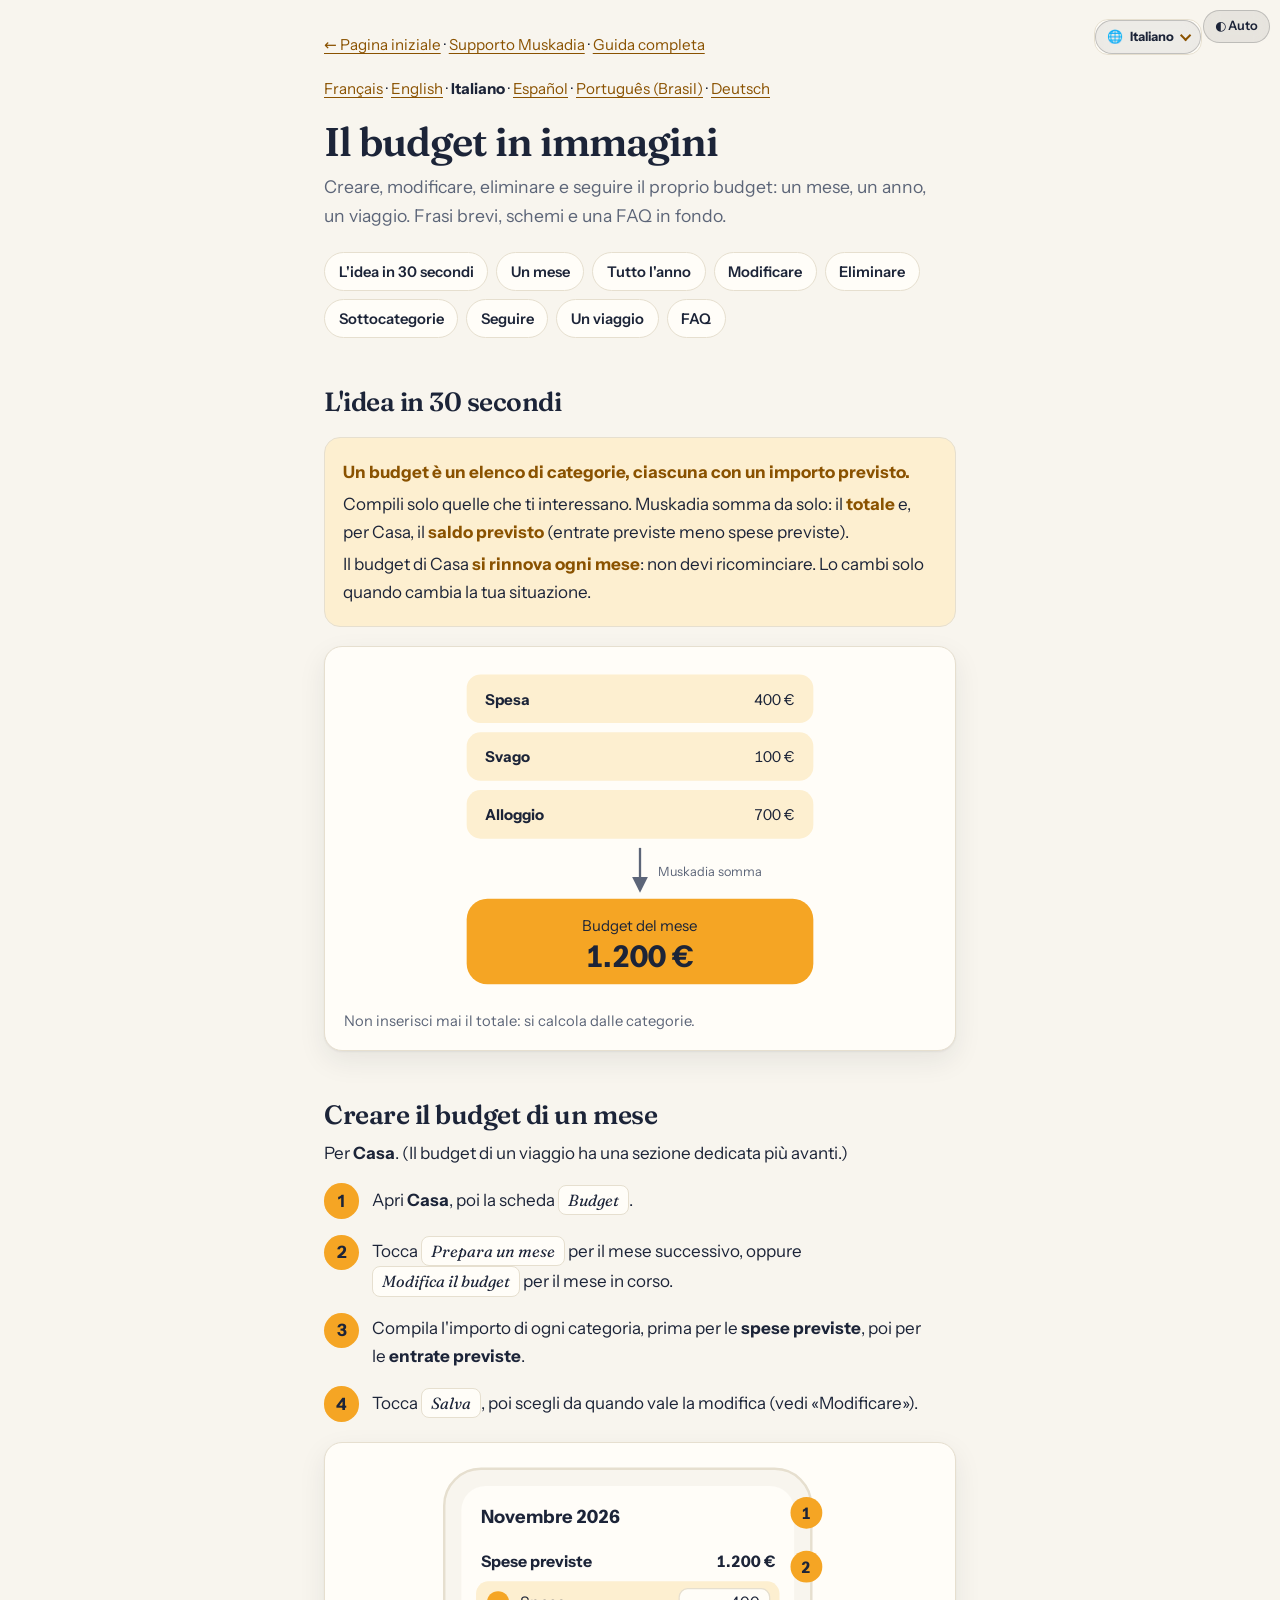
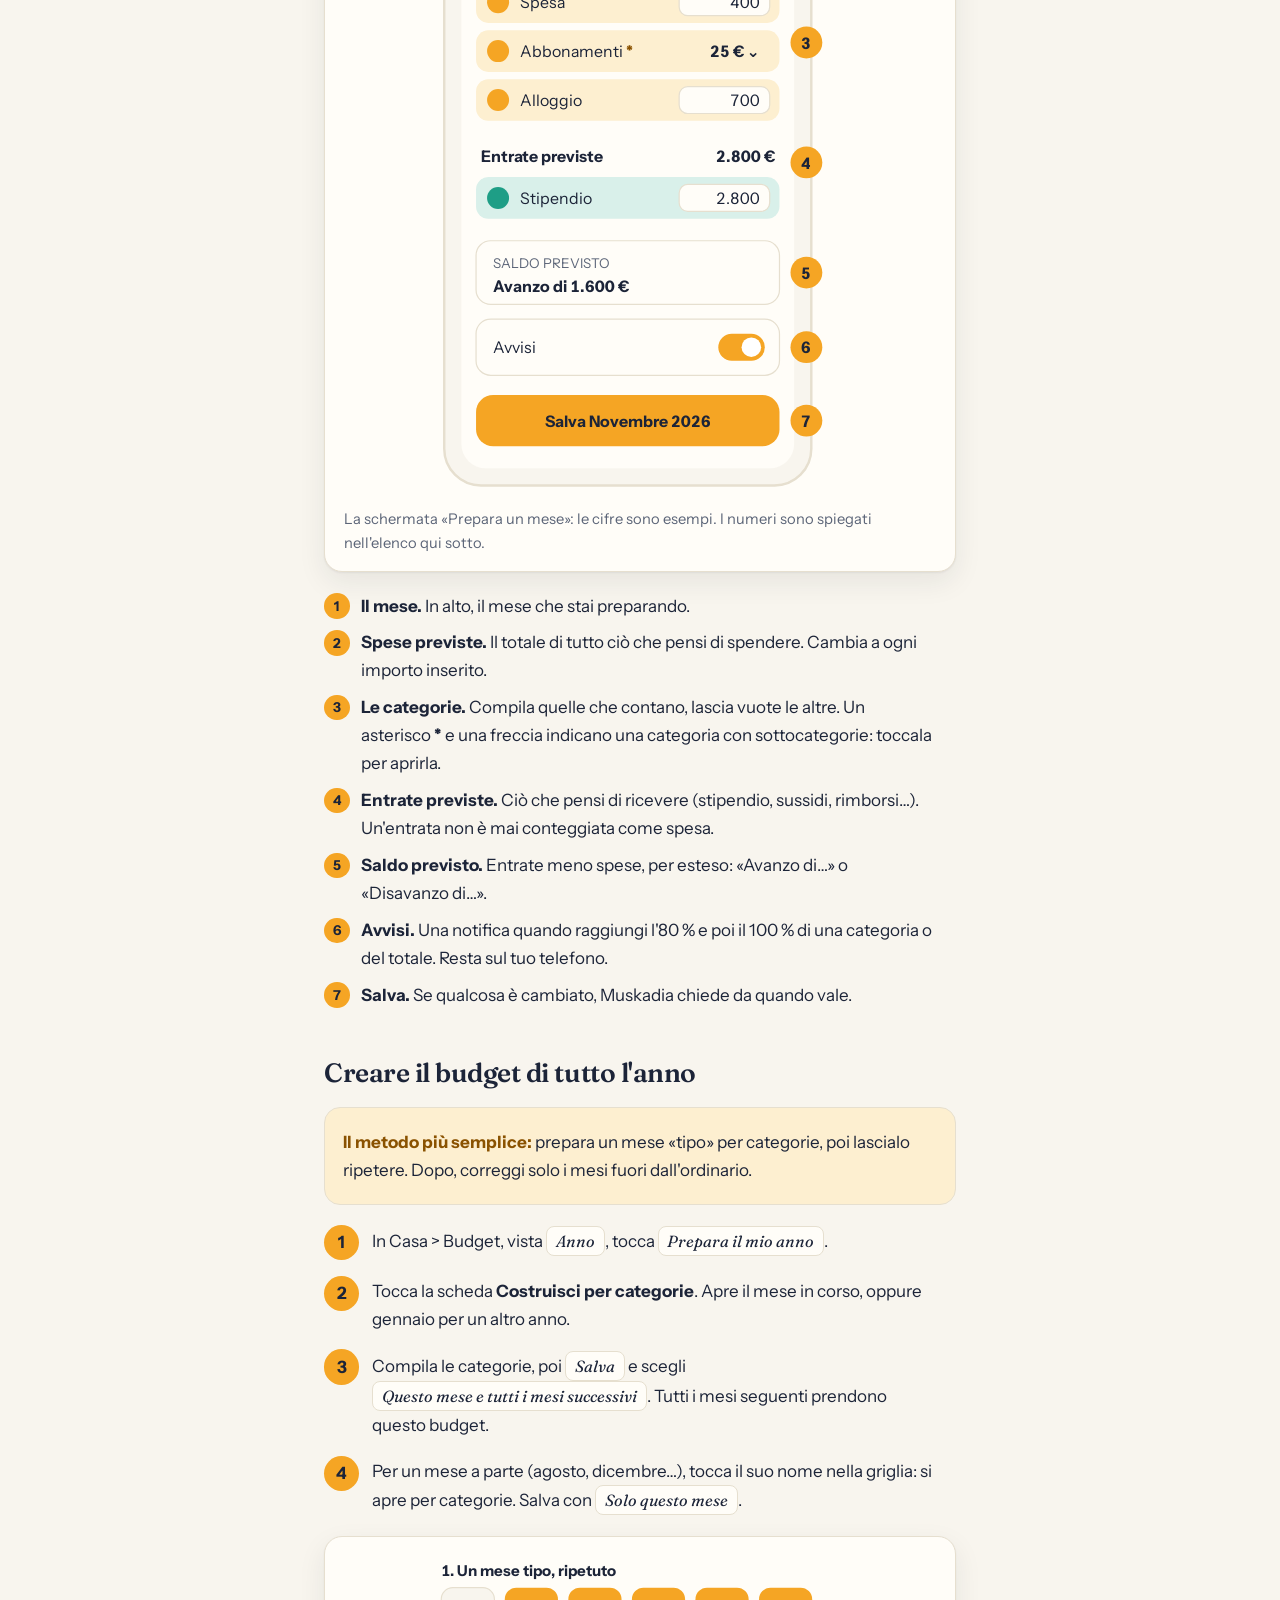
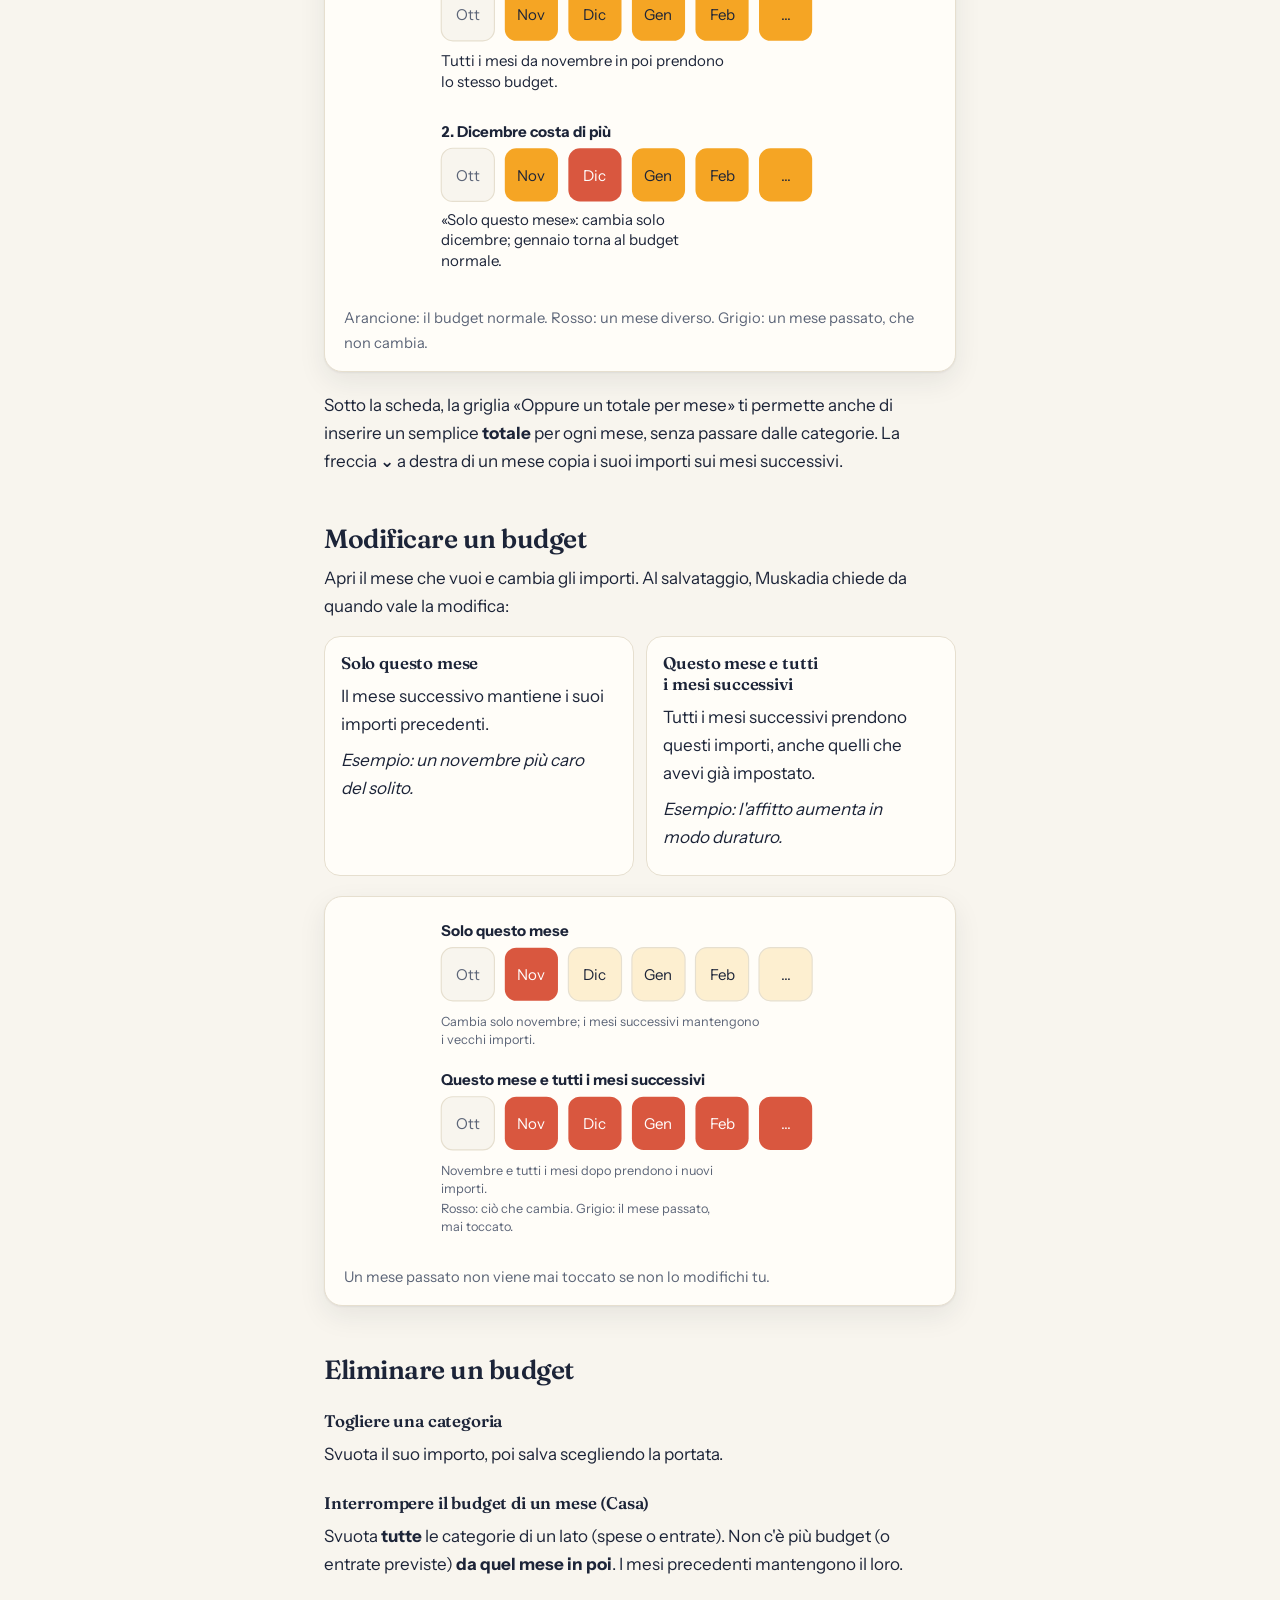
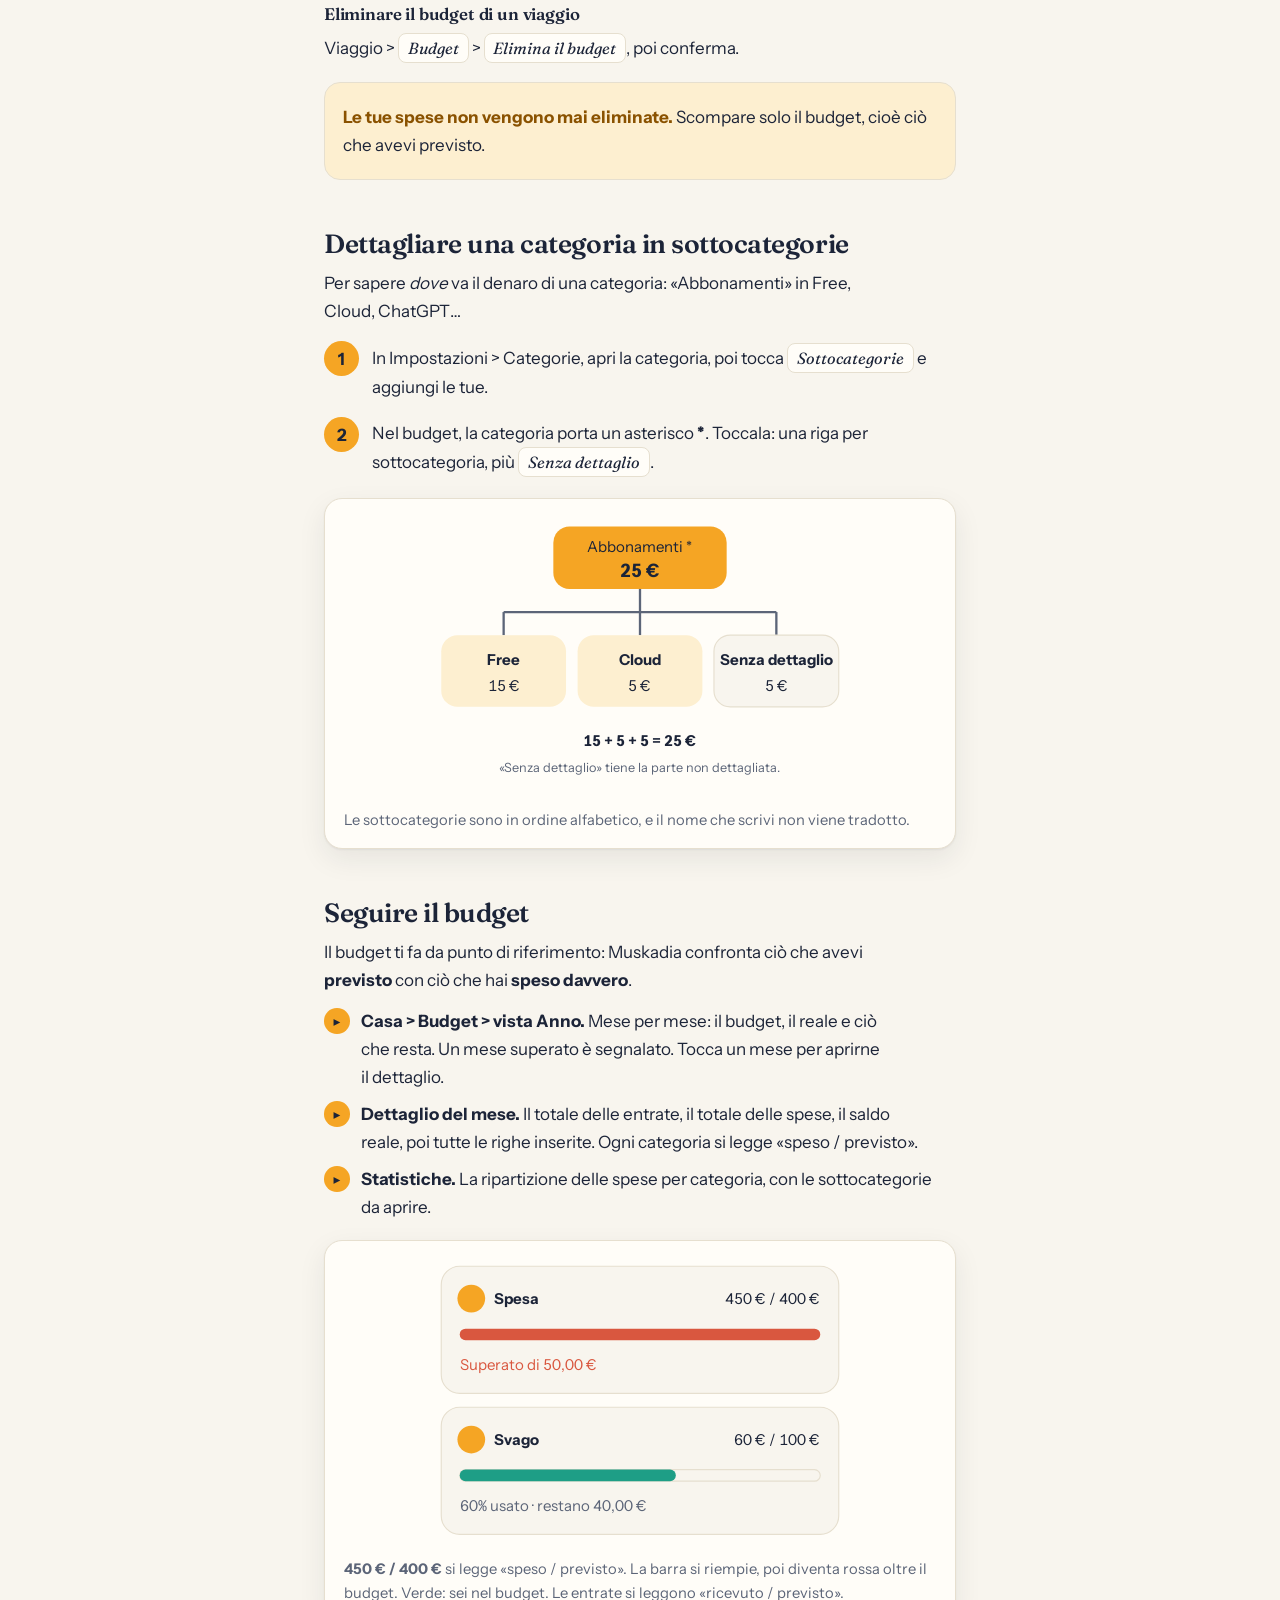
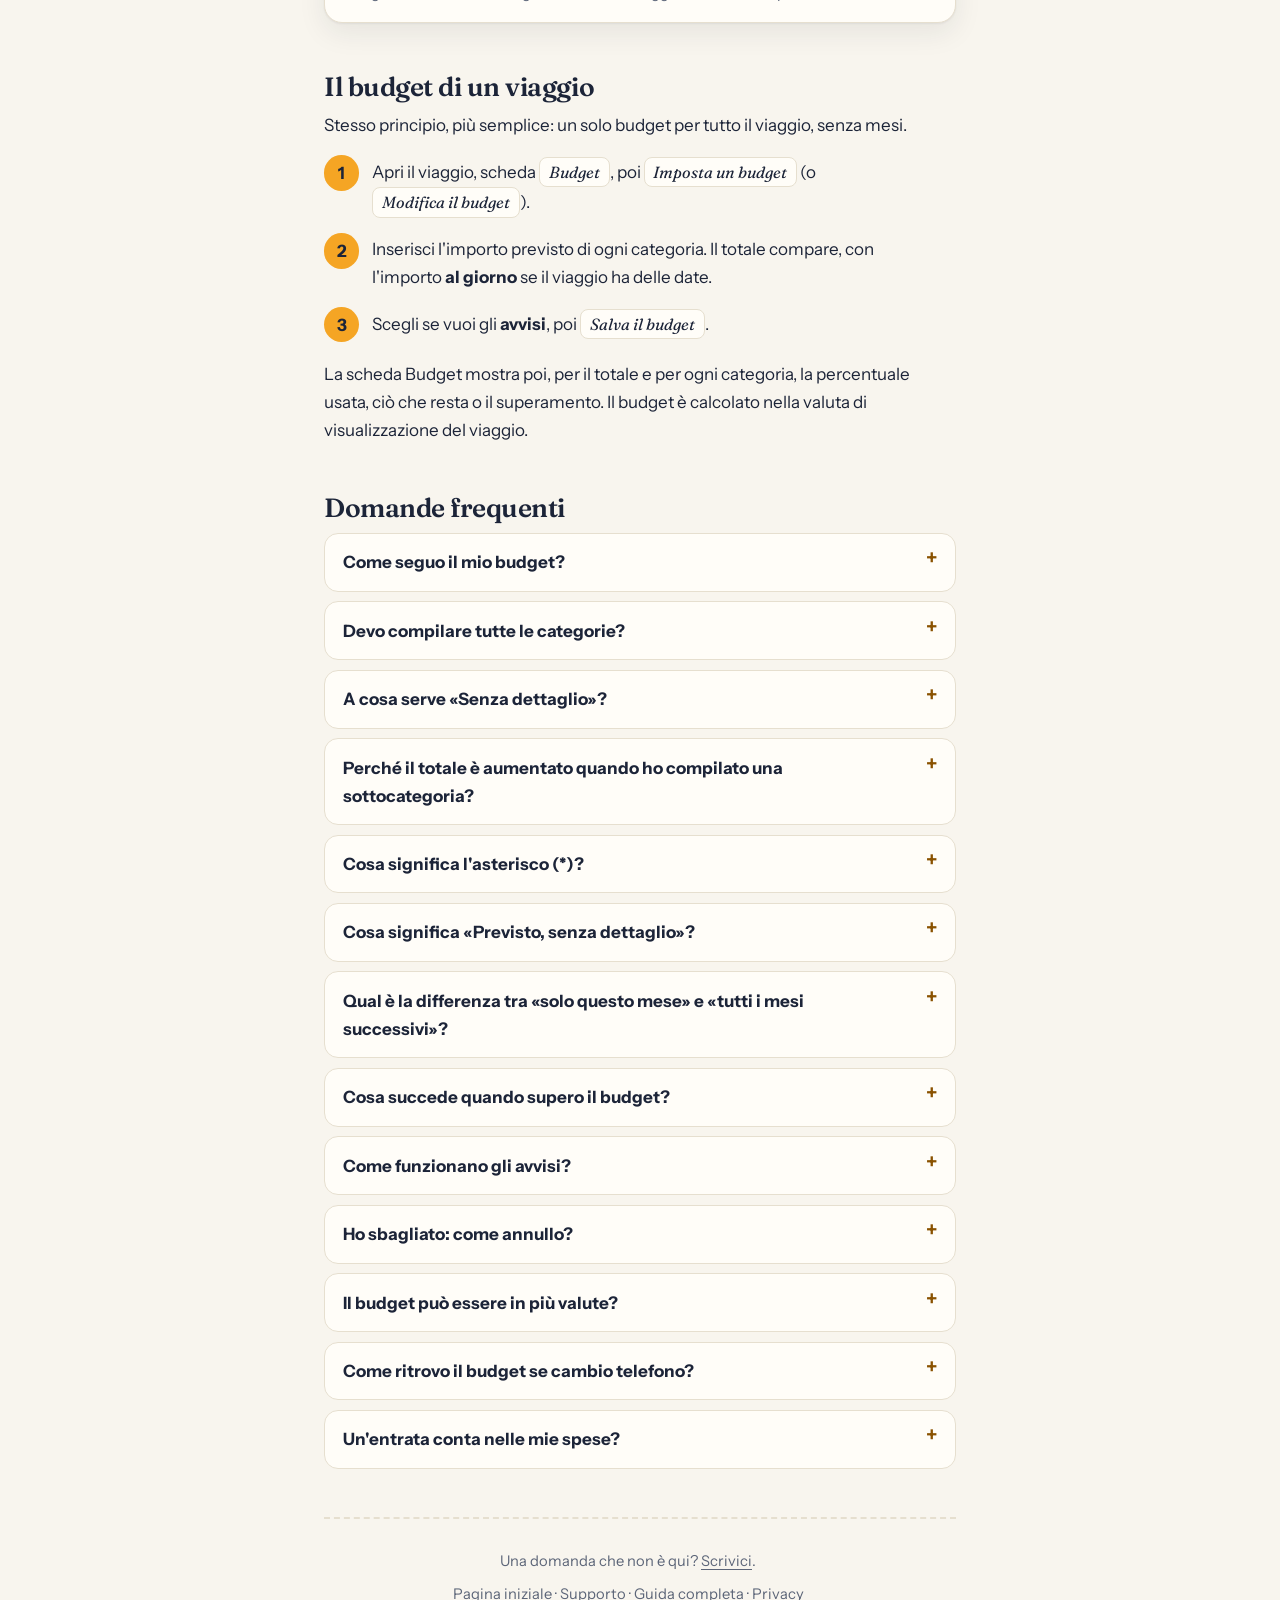
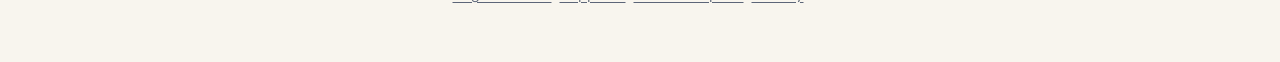
<file: budget-it.html>
<!doctype html>
<html lang="it">
<head>
<meta charset="utf-8">
<meta name="viewport" content="width=device-width,initial-scale=1"><meta name="apple-itunes-app" content="app-id=6759218602">
<title>Muskadia – Il budget in immagini</title><link rel="canonical" href="https://muskadia.fr/budget-it.html">
<meta name="description" content="Creare, modificare e seguire il proprio budget in Muskadia, passo dopo passo e con schemi: un mese, tutto l'anno, le sottocategorie e le domande frequenti.">
<link rel="icon" href="favicon.png">
<link rel="apple-touch-icon" href="icon.png">
<style>
:root{
  --paper:#F8F5EE;--page:#FFFDF8;--line:#E6DFCF;--ink:#1C2438;--ink2:#5C6578;
  --amber:#F5A524;--amber-t:#8A5200;--amber-bg:#FDEFD0;
  --teal:#1E9E86;--teal-t:#0F6B5A;--teal-bg:#D9F0EA;
  --coral:#D9573F;--coral-bg:#FBE3DD;
  --shadow:0 1px 2px rgba(28,36,56,.06),0 10px 28px rgba(28,36,56,.08);
}
:root[data-theme=dark]{
  --paper:#12151F;--page:#1B2030;--line:#2A3045;--ink:#F2EFE6;--ink2:#A3A9B8;
  --amber:#F7B23E;--amber-t:#F7B23E;--amber-bg:#3A2D12;
  --teal:#3DC4A9;--teal-t:#5FD6BE;--teal-bg:#12342E;
  --coral:#F0836E;--coral-bg:#3B1E19;
  --shadow:0 1px 2px rgba(0,0,0,.3),0 10px 28px rgba(0,0,0,.35);
}
@media (prefers-color-scheme:dark){:root:not([data-theme=light]){
  --paper:#12151F;--page:#1B2030;--line:#2A3045;--ink:#F2EFE6;--ink2:#A3A9B8;
  --amber:#F7B23E;--amber-t:#F7B23E;--amber-bg:#3A2D12;
  --teal:#3DC4A9;--teal-t:#5FD6BE;--teal-bg:#12342E;
  --coral:#F0836E;--coral-bg:#3B1E19;
  --shadow:0 1px 2px rgba(0,0,0,.3),0 10px 28px rgba(0,0,0,.35);
}}
*{box-sizing:border-box}
html{-webkit-text-size-adjust:100%;scroll-behavior:smooth}
body{margin:0;background:var(--paper);color:var(--ink);font:17px/1.6 -apple-system,BlinkMacSystemFont,"Segoe UI",system-ui,sans-serif}
main{max-width:42rem;margin:0 auto;padding:2rem 1.25rem 3rem}
a{color:var(--amber-t)}
a:focus-visible,summary:focus-visible{outline:3px solid var(--amber);outline-offset:3px;border-radius:6px}
.back{font-size:.95rem;margin:0 0 1.2rem}
h1{font:700 2.5rem/1.1 "Iowan Old Style","Palatino Linotype",Palatino,Georgia,serif;letter-spacing:-.02em;margin:0 0 .6rem}
h2{font:700 1.65rem/1.2 "Iowan Old Style","Palatino Linotype",Palatino,Georgia,serif;margin:3rem 0 .6rem;scroll-margin-top:1rem}
h3{font-size:1.05rem;margin:1.6rem 0 .3rem}
.lead{color:var(--ink2);font-size:1.1rem;margin:0 0 1.2rem}
p{margin:.5rem 0}
nav.toc{display:flex;flex-wrap:wrap;gap:.5rem;margin:1.4rem 0 0}
nav.toc a{padding:.4rem .85rem;border-radius:999px;background:var(--page);border:1px solid var(--line);text-decoration:none;font-size:.92rem;font-weight:600;color:var(--ink)}
nav.toc a:hover{border-color:var(--amber)}
.idea{margin:1.2rem 0;padding:1rem 1.15rem;border-radius:16px;background:var(--amber-bg);border:1px solid var(--line)}
.idea b{color:var(--amber-t)}
.idea p{margin:.25rem 0}
.fig{margin:1.2rem 0;padding:1rem;border-radius:18px;background:var(--page);border:1px solid var(--line);box-shadow:var(--shadow)}
.fig svg{display:block;width:100%;max-width:26rem;height:auto;margin:0 auto}
.fig figcaption{margin:.7rem .2rem 0;font-size:.92rem;color:var(--ink2)}
ol.steps{list-style:none;counter-reset:s;padding:0;margin:1rem 0}
ol.steps li{counter-increment:s;position:relative;padding:.1rem 0 .1rem 3rem;margin:.9rem 0;min-height:2.3rem}
ol.steps li:before{content:counter(s);position:absolute;left:0;top:0;width:2.2rem;height:2.2rem;border-radius:50%;background:var(--amber);color:#1C2438;font-weight:700;display:flex;align-items:center;justify-content:center}
.tag{display:inline-block;padding:.05rem .55rem;border-radius:8px;background:var(--page);border:1px solid var(--line);font-weight:600;font-size:.95em;max-width:100%;white-space:normal}
.legend{list-style:none;padding:0;margin:.8rem 0 0}
.legend li{display:flex;gap:.7rem;align-items:flex-start;margin:.55rem 0}
.n{flex:none;width:1.6rem;height:1.6rem;border-radius:50%;background:var(--amber);color:#1C2438;font-weight:700;font-size:.85rem;display:flex;align-items:center;justify-content:center;margin-top:.1rem}
details{background:var(--page);border:1px solid var(--line);border-radius:14px;margin:.6rem 0;overflow:hidden}
summary{cursor:pointer;padding:.9rem 1.1rem;font-weight:700;list-style:none;display:flex;justify-content:space-between;gap:1rem}
summary::-webkit-details-marker{display:none}
summary:after{content:"+";color:var(--amber-t);font-size:1.3rem;line-height:1}
details[open] summary:after{content:"–"}
details div{padding:0 1.1rem 1rem;color:var(--ink)}
.compare{display:grid;gap:.8rem;margin:1rem 0}
@media(min-width:34rem){.compare{grid-template-columns:1fr 1fr}}
.compare>div{padding:1rem;border-radius:16px;border:1px solid var(--line);background:var(--page)}
.compare h3{margin-top:0}
footer{margin-top:3rem;padding-top:1.4rem;border-top:2px dashed var(--line);text-align:center;font-size:.92rem;color:var(--ink2)}
footer a{color:var(--ink2)}
/* Couleurs des schémas */
.s-page{fill:var(--page)}.s-paper{fill:var(--paper)}.s-line{stroke:var(--line);fill:none}
.s-amber{fill:var(--amber)}.s-amberbg{fill:var(--amber-bg)}.s-teal{fill:var(--teal)}.s-tealbg{fill:var(--teal-bg)}
.s-coral{fill:var(--coral)}.s-coralbg{fill:var(--coral-bg)}
.s-ink{fill:var(--ink)}.s-ink2{fill:var(--ink2)}.s-stroke{stroke:var(--ink2);fill:none}
.s-arrow{stroke:var(--ink2);stroke-width:2;fill:none;marker-end:url(#ah)}
svg text{font-family:-apple-system,BlinkMacSystemFont,"Segoe UI",system-ui,sans-serif}
.t{font-size:13px}.tb{font-size:13px;font-weight:700}.ts{font-size:11px}.tm{font-size:15px;font-weight:700}
</style>
<link rel="stylesheet" href="theme.css?v=20261024e">
<script src="theme.js"></script>
</head>
<body>
<details class="lang-fixed"><summary aria-label="Cambia lingua"><span aria-hidden="true">&#127760;</span> Italiano</summary><ul><li><a href="budget.html" hreflang="fr" lang="fr">Français</a></li><li><a href="budget-en.html" hreflang="en" lang="en">English</a></li><li><a href="budget-it.html" hreflang="it" lang="it" aria-current="true">Italiano</a></li><li><a href="budget-es.html" hreflang="es" lang="es">Español</a></li><li><a href="budget-pt-BR.html" hreflang="pt-BR" lang="pt-BR">Português (Brasil)</a></li><li><a href="budget-de.html" hreflang="de" lang="de">Deutsch</a></li></ul></details>
<main>
<p class="back"><a href="/it/">&larr; Pagina iniziale</a> · <a href="support.html">Supporto Muskadia</a> · <a href="guide.html#it">Guida completa</a></p>
<p class="back"><a href="budget.html">Français</a> · <a href="budget-en.html">English</a> · <b>Italiano</b> · <a href="budget-es.html">Español</a> · <a href="budget-pt-BR.html">Português (Brasil)</a> · <a href="budget-de.html">Deutsch</a></p>

<h1>Il budget in immagini</h1>
<p class="lead">Creare, modificare, eliminare e seguire il proprio budget: un mese, un anno, un viaggio. Frasi brevi, schemi e una FAQ in fondo.</p>

<nav class="toc" aria-label="Indice">
  <a href="#principe">L'idea in 30 secondi</a>
  <a href="#mois">Un mese</a>
  <a href="#annee">Tutto l'anno</a>
  <a href="#modifier">Modificare</a>
  <a href="#supprimer">Eliminare</a>
  <a href="#sous">Sottocategorie</a>
  <a href="#suivre">Seguire</a>
  <a href="#voyage">Un viaggio</a>
  <a href="#faq">FAQ</a>
</nav>

<h2 id="principe">L'idea in 30 secondi</h2>
<div class="idea">
  <p><b>Un budget è un elenco di categorie, ciascuna con un importo previsto.</b></p>
  <p>Compili solo quelle che ti interessano. Muskadia somma da solo: il <b>totale</b> e, per Casa, il <b>saldo previsto</b> (entrate previste meno spese previste).</p>
  <p>Il budget di Casa <b>si rinnova ogni mese</b>: non devi ricominciare. Lo cambi solo quando cambia la tua situazione.</p>
</div>

<figure class="fig">
<svg viewBox="0 0 360 290" role="img" aria-labelledby="f1t f1d">
<title id="f1t">Un budget è la somma delle categorie</title>
<desc id="f1d">Spesa 400 euro, Svago 100 euro e Alloggio 700 euro fanno un totale di 1.200 euro.</desc>
<defs><marker id="ah" viewBox="0 0 10 10" refX="8" refY="5" markerWidth="7" markerHeight="7" orient="auto-start-reverse"><path d="M0,0 L10,5 L0,10 z" fill="var(--ink2)"/></marker></defs>
<g class="t"><rect x="30" y="10" width="300" height="42" rx="12" class="s-amberbg"/><text x="46" y="36" class="tb s-ink">Spesa</text><text x="314" y="36" text-anchor="end" class="s-ink">400 €</text>
<rect x="30" y="60" width="300" height="42" rx="12" class="s-amberbg"/><text x="46" y="86" class="tb s-ink">Svago</text><text x="314" y="86" text-anchor="end" class="s-ink">100 €</text>
<rect x="30" y="110" width="300" height="42" rx="12" class="s-amberbg"/><text x="46" y="136" class="tb s-ink">Alloggio</text><text x="314" y="136" text-anchor="end" class="s-ink">700 €</text></g>
<path d="M180 160 V196" class="s-arrow"/><text x="196" y="184" class="ts s-ink2">Muskadia somma</text>
<rect x="30" y="204" width="300" height="74" rx="18" class="s-amber"/>
<text x="180" y="232" text-anchor="middle" class="t" fill="#1C2438">Budget del mese</text>
<text x="180" y="263" text-anchor="middle" font-size="26" font-weight="700" fill="#1C2438">1.200 €</text>
</svg>
<figcaption>Non inserisci mai il totale: si calcola dalle categorie.</figcaption>
</figure>

<h2 id="mois">Creare il budget di un mese</h2>
<p>Per <b>Casa</b>. (Il budget di un viaggio ha una sezione dedicata più avanti.)</p>
<ol class="steps">
  <li>Apri <b>Casa</b>, poi la scheda <span class="tag">Budget</span>.</li>
  <li>Tocca <span class="tag">Prepara un mese</span> per il mese successivo, oppure <span class="tag">Modifica il budget</span> per il mese in corso.</li>
  <li>Compila l'importo di ogni categoria, prima per le <b>spese previste</b>, poi per le <b>entrate previste</b>.</li>
  <li>Tocca <span class="tag">Salva</span>, poi scegli da quando vale la modifica (vedi «Modificare»).</li>
</ol>

<figure class="fig">
<svg viewBox="0 0 340 520" role="img" aria-labelledby="f2t f2d">
<title id="f2t">La schermata Prepara un mese, zona per zona</title>
<desc id="f2d">Sette zone numerate: il mese, le spese previste, una categoria, le entrate previste, il saldo previsto, gli avvisi e il pulsante Salva.</desc>
<rect x="10" y="8" width="300" height="504" rx="30" class="s-paper" stroke="var(--line)" stroke-width="2"/>
<rect x="24" y="22" width="272" height="476" rx="20" class="s-page"/>
<text x="40" y="52" class="tm s-ink">Novembre 2026</text>
<text x="40" y="88" class="tb s-ink">Spese previste</text><text x="280" y="88" text-anchor="end" class="tb s-ink">1.200 €</text>
<g><rect x="36" y="100" width="248" height="34" rx="10" class="s-amberbg"/><circle cx="54" cy="117" r="9" class="s-amber"/><text x="72" y="122" class="t s-ink">Spesa</text><rect x="202" y="106" width="74" height="22" rx="7" class="s-page" stroke="var(--line)"/><text x="268" y="122" text-anchor="end" class="t s-ink">400</text></g>
<g><rect x="36" y="140" width="248" height="34" rx="10" class="s-amberbg"/><circle cx="54" cy="157" r="9" class="s-amber"/><text x="72" y="162" class="t s-ink">Abbonamenti <tspan fill="var(--amber-t)" font-weight="700">*</tspan></text><text x="268" y="162" text-anchor="end" class="tb s-ink">25 € ⌄</text></g>
<g><rect x="36" y="180" width="248" height="34" rx="10" class="s-amberbg"/><circle cx="54" cy="197" r="9" class="s-amber"/><text x="72" y="202" class="t s-ink">Alloggio</text><rect x="202" y="186" width="74" height="22" rx="7" class="s-page" stroke="var(--line)"/><text x="268" y="202" text-anchor="end" class="t s-ink">700</text></g>
<text x="40" y="248" class="tb s-ink">Entrate previste</text><text x="280" y="248" text-anchor="end" class="tb s-ink">2.800 €</text>
<g><rect x="36" y="260" width="248" height="34" rx="10" class="s-tealbg"/><circle cx="54" cy="277" r="9" class="s-teal"/><text x="72" y="282" class="t s-ink">Stipendio</text><rect x="202" y="266" width="74" height="22" rx="7" class="s-page" stroke="var(--line)"/><text x="268" y="282" text-anchor="end" class="t s-ink">2.800</text></g>
<rect x="36" y="312" width="248" height="52" rx="12" class="s-page" stroke="var(--line)"/><text x="50" y="334" class="ts s-ink2">SALDO PREVISTO</text><text x="50" y="354" class="tb s-ink">Avanzo di 1.600 €</text>
<rect x="36" y="376" width="248" height="46" rx="12" class="s-page" stroke="var(--line)"/><text x="50" y="404" class="t s-ink">Avvisi</text><rect x="234" y="388" width="38" height="22" rx="11" class="s-amber"/><circle cx="261" cy="399" r="8" fill="#fff"/>
<rect x="36" y="438" width="248" height="42" rx="14" class="s-amber"/><text x="160" y="464" text-anchor="middle" class="tb" fill="#1C2438">Salva Novembre 2026</text>
<g font-weight="700" font-size="13" fill="#1C2438" text-anchor="middle">
<circle cx="306" cy="44" r="13" class="s-amber"/><text x="306" y="49">1</text>
<circle cx="306" cy="88" r="13" class="s-amber"/><text x="306" y="93">2</text>
<circle cx="306" cy="150" r="13" class="s-amber"/><text x="306" y="155">3</text>
<circle cx="306" cy="248" r="13" class="s-amber"/><text x="306" y="253">4</text>
<circle cx="306" cy="338" r="13" class="s-amber"/><text x="306" y="343">5</text>
<circle cx="306" cy="399" r="13" class="s-amber"/><text x="306" y="404">6</text>
<circle cx="306" cy="459" r="13" class="s-amber"/><text x="306" y="464">7</text>
</g>
</svg>
<figcaption>La schermata «Prepara un mese»: le cifre sono esempi. I numeri sono spiegati nell'elenco qui sotto.</figcaption>
</figure>

<ul class="legend">
  <li><span class="n">1</span><span><b>Il mese.</b> In alto, il mese che stai preparando.</span></li>
  <li><span class="n">2</span><span><b>Spese previste.</b> Il totale di tutto ciò che pensi di spendere. Cambia a ogni importo inserito.</span></li>
  <li><span class="n">3</span><span><b>Le categorie.</b> Compila quelle che contano, lascia vuote le altre. Un asterisco <b>*</b> e una freccia indicano una categoria con sottocategorie: toccala per aprirla.</span></li>
  <li><span class="n">4</span><span><b>Entrate previste.</b> Ciò che pensi di ricevere (stipendio, sussidi, rimborsi…). Un'entrata non è mai conteggiata come spesa.</span></li>
  <li><span class="n">5</span><span><b>Saldo previsto.</b> Entrate meno spese, per esteso: «Avanzo di…» o «Disavanzo di…».</span></li>
  <li><span class="n">6</span><span><b>Avvisi.</b> Una notifica quando raggiungi l'80 % e poi il 100 % di una categoria o del totale. Resta sul tuo telefono.</span></li>
  <li><span class="n">7</span><span><b>Salva.</b> Se qualcosa è cambiato, Muskadia chiede da quando vale.</span></li>
</ul>

<h2 id="annee">Creare il budget di tutto l'anno</h2>
<div class="idea">
  <p><b>Il metodo più semplice:</b> prepara un mese «tipo» per categorie, poi lascialo ripetere. Dopo, correggi solo i mesi fuori dall'ordinario.</p>
</div>
<ol class="steps">
  <li>In Casa &gt; Budget, vista <span class="tag">Anno</span>, tocca <span class="tag">Prepara il mio anno</span>.</li>
  <li>Tocca la scheda <b>Costruisci per categorie</b>. Apre il mese in corso, oppure gennaio per un altro anno.</li>
  <li>Compila le categorie, poi <span class="tag">Salva</span> e scegli <span class="tag">Questo mese e tutti i mesi successivi</span>. Tutti i mesi seguenti prendono questo budget.</li>
  <li>Per un mese a parte (agosto, dicembre…), tocca il suo nome nella griglia: si apre per categorie. Salva con <span class="tag">Solo questo mese</span>.</li>
</ol>

<figure class="fig">
<svg viewBox="0 0 360 296" role="img" aria-labelledby="f3t f3d">
<title id="f3t">Costruire l'anno in tre tempi</title>
<desc id="f3d">Un mese tipo salvato per tutti i mesi successivi, poi una correzione solo per dicembre.</desc>
<text x="8" y="20" class="tb s-ink">1. Un mese tipo, ripetuto</text>
<rect x="8" y="30" width="46" height="46" rx="10" class="s-paper" stroke="var(--line)"/><text x="31" y="58" text-anchor="middle" class="t s-ink2">Ott</text><rect x="63" y="30" width="46" height="46" rx="10" class="s-amber"/><text x="86" y="58" text-anchor="middle" class="t " fill="#1C2438">Nov</text><rect x="118" y="30" width="46" height="46" rx="10" class="s-amber"/><text x="141" y="58" text-anchor="middle" class="t " fill="#1C2438">Dic</text><rect x="173" y="30" width="46" height="46" rx="10" class="s-amber"/><text x="196" y="58" text-anchor="middle" class="t " fill="#1C2438">Gen</text><rect x="228" y="30" width="46" height="46" rx="10" class="s-amber"/><text x="251" y="58" text-anchor="middle" class="t " fill="#1C2438">Feb</text><rect x="283" y="30" width="46" height="46" rx="10" class="s-amber"/><text x="306" y="58" text-anchor="middle" class="t " fill="#1C2438">…</text>
<text x="8" y="98" class="t s-ink">Tutti i mesi da novembre in poi prendono</text><text x="8" y="116" class="t s-ink">lo stesso budget.</text>
<text x="8" y="159" class="tb s-ink">2. Dicembre costa di più</text>
<rect x="8" y="169" width="46" height="46" rx="10" class="s-paper" stroke="var(--line)"/><text x="31" y="197" text-anchor="middle" class="t s-ink2">Ott</text><rect x="63" y="169" width="46" height="46" rx="10" class="s-amber"/><text x="86" y="197" text-anchor="middle" class="t " fill="#1C2438">Nov</text><rect x="118" y="169" width="46" height="46" rx="10" class="s-coral"/><text x="141" y="197" text-anchor="middle" class="t " fill="#fff">Dic</text><rect x="173" y="169" width="46" height="46" rx="10" class="s-amber"/><text x="196" y="197" text-anchor="middle" class="t " fill="#1C2438">Gen</text><rect x="228" y="169" width="46" height="46" rx="10" class="s-amber"/><text x="251" y="197" text-anchor="middle" class="t " fill="#1C2438">Feb</text><rect x="283" y="169" width="46" height="46" rx="10" class="s-amber"/><text x="306" y="197" text-anchor="middle" class="t " fill="#1C2438">…</text>
<text x="8" y="235" class="t s-ink">«Solo questo mese»: cambia solo</text><text x="8" y="253" class="t s-ink">dicembre; gennaio torna al budget</text><text x="8" y="271" class="t s-ink">normale.</text>
</svg>
<figcaption>Arancione: il budget normale. Rosso: un mese diverso. Grigio: un mese passato, che non cambia.</figcaption>
</figure>

<p>Sotto la scheda, la griglia «Oppure un totale per mese» ti permette anche di inserire un semplice <b>totale</b> per ogni mese, senza passare dalle categorie. La freccia <b>⌄</b> a destra di un mese copia i suoi importi sui mesi successivi.</p>

<h2 id="modifier">Modificare un budget</h2>
<p>Apri il mese che vuoi e cambia gli importi. Al salvataggio, Muskadia chiede da quando vale la modifica:</p>

<div class="compare">
  <div>
    <h3>Solo questo mese</h3>
    <p>Il mese successivo mantiene i suoi importi precedenti.</p>
    <p><i>Esempio: un novembre più caro del solito.</i></p>
  </div>
  <div>
    <h3>Questo mese e tutti i mesi successivi</h3>
    <p>Tutti i mesi successivi prendono questi importi, anche quelli che avevi già impostato.</p>
    <p><i>Esempio: l'affitto aumenta in modo duraturo.</i></p>
  </div>
</div>

<figure class="fig">
<svg viewBox="0 0 360 295" role="img" aria-labelledby="f4t f4d">
<title id="f4t">Solo questo mese, o tutti i mesi successivi</title>
<desc id="f4d">Con solo questo mese cambia solo novembre. Con tutti i mesi successivi cambiano novembre e tutti i mesi dopo.</desc>
<text x="8" y="20" class="tb s-ink">Solo questo mese</text>
<rect x="8" y="30" width="46" height="46" rx="10" class="s-paper" stroke="var(--line)"/><text x="31" y="58" text-anchor="middle" class="t s-ink2">Ott</text><rect x="63" y="30" width="46" height="46" rx="10" class="s-coral"/><text x="86" y="58" text-anchor="middle" class="t " fill="#fff">Nov</text><rect x="118" y="30" width="46" height="46" rx="10" class="s-amberbg" stroke="var(--line)"/><text x="141" y="58" text-anchor="middle" class="t s-ink">Dic</text><rect x="173" y="30" width="46" height="46" rx="10" class="s-amberbg" stroke="var(--line)"/><text x="196" y="58" text-anchor="middle" class="t s-ink">Gen</text><rect x="228" y="30" width="46" height="46" rx="10" class="s-amberbg" stroke="var(--line)"/><text x="251" y="58" text-anchor="middle" class="t s-ink">Feb</text><rect x="283" y="30" width="46" height="46" rx="10" class="s-amberbg" stroke="var(--line)"/><text x="306" y="58" text-anchor="middle" class="t s-ink">…</text>
<text x="8" y="98" class="ts s-ink2">Cambia solo novembre; i mesi successivi mantengono</text><text x="8" y="113" class="ts s-ink2">i vecchi importi.</text>
<text x="8" y="149" class="tb s-ink">Questo mese e tutti i mesi successivi</text>
<rect x="8" y="159" width="46" height="46" rx="10" class="s-paper" stroke="var(--line)"/><text x="31" y="187" text-anchor="middle" class="t s-ink2">Ott</text><rect x="63" y="159" width="46" height="46" rx="10" class="s-coral"/><text x="86" y="187" text-anchor="middle" class="t " fill="#fff">Nov</text><rect x="118" y="159" width="46" height="46" rx="10" class="s-coral"/><text x="141" y="187" text-anchor="middle" class="t " fill="#fff">Dic</text><rect x="173" y="159" width="46" height="46" rx="10" class="s-coral"/><text x="196" y="187" text-anchor="middle" class="t " fill="#fff">Gen</text><rect x="228" y="159" width="46" height="46" rx="10" class="s-coral"/><text x="251" y="187" text-anchor="middle" class="t " fill="#fff">Feb</text><rect x="283" y="159" width="46" height="46" rx="10" class="s-coral"/><text x="306" y="187" text-anchor="middle" class="t " fill="#fff">…</text>
<text x="8" y="227" class="ts s-ink2">Novembre e tutti i mesi dopo prendono i nuovi</text><text x="8" y="242" class="ts s-ink2">importi.</text><text x="8" y="260" class="ts s-ink2">Rosso: ciò che cambia. Grigio: il mese passato,</text><text x="8" y="275" class="ts s-ink2">mai toccato.</text>
</svg>
<figcaption>Un mese passato non viene mai toccato se non lo modifichi tu.</figcaption>
</figure>

<h2 id="supprimer">Eliminare un budget</h2>
<h3>Togliere una categoria</h3>
<p>Svuota il suo importo, poi salva scegliendo la portata.</p>
<h3>Interrompere il budget di un mese (Casa)</h3>
<p>Svuota <b>tutte</b> le categorie di un lato (spese o entrate). Non c'è più budget (o entrate previste) <b>da quel mese in poi</b>. I mesi precedenti mantengono il loro.</p>
<h3>Eliminare il budget di un viaggio</h3>
<p>Viaggio &gt; <span class="tag">Budget</span> &gt; <span class="tag">Elimina il budget</span>, poi conferma.</p>
<div class="idea"><p><b>Le tue spese non vengono mai eliminate.</b> Scompare solo il budget, cioè ciò che avevi previsto.</p></div>

<h2 id="sous">Dettagliare una categoria in sottocategorie</h2>
<p>Per sapere <i>dove</i> va il denaro di una categoria: «Abbonamenti» in Free, Cloud, ChatGPT…</p>
<ol class="steps">
  <li>In Impostazioni &gt; Categorie, apri la categoria, poi tocca <span class="tag">Sottocategorie</span> e aggiungi le tue.</li>
  <li>Nel budget, la categoria porta un asterisco <b>*</b>. Toccala: una riga per sottocategoria, più <span class="tag">Senza dettaglio</span>.</li>
</ol>

<figure class="fig">
<svg viewBox="0 0 360 244" role="img" aria-labelledby="f5t f5d">
<title id="f5t">L'importo di una categoria è la somma delle sue righe</title>
<desc id="f5d">Abbonamenti 25 euro è uguale a Free 15 più Cloud 5 più Senza dettaglio 5.</desc>
<rect x="105" y="10" width="150" height="54" rx="14" class="s-amber"/>
<text x="180" y="32" text-anchor="middle" class="t" fill="#1C2438">Abbonamenti *</text><text x="180" y="54" text-anchor="middle" font-size="16" font-weight="700" fill="#1C2438">25 €</text>
<g class="s-stroke" stroke-width="2"><path d="M180 64 V84"/><path d="M62 84 H298"/><path d="M62 84 V104"/><path d="M180 84 V104"/><path d="M298 84 V104"/></g>
<rect x="8" y="104" width="108" height="62" rx="14" class="s-amberbg"/><text x="62" y="130" text-anchor="middle" class="tb s-ink">Free</text><text x="62" y="152" text-anchor="middle" class="t s-ink">15 €</text>
<rect x="126" y="104" width="108" height="62" rx="14" class="s-amberbg"/><text x="180" y="130" text-anchor="middle" class="tb s-ink">Cloud</text><text x="180" y="152" text-anchor="middle" class="t s-ink">5 €</text>
<rect x="244" y="104" width="108" height="62" rx="14" class="s-paper" stroke="var(--line)"/><text x="298" y="130" text-anchor="middle" class="tb s-ink" font-size="12">Senza dettaglio</text><text x="298" y="152" text-anchor="middle" class="t s-ink">5 €</text>
<text x="180" y="200" text-anchor="middle" class="tb s-ink">15 + 5 + 5 = 25 €</text>
<text x="180" text-anchor="middle" y="222" class="ts s-ink2">«Senza dettaglio» tiene la parte non dettagliata.</text>
</svg>
<figcaption>Le sottocategorie sono in ordine alfabetico, e il nome che scrivi non viene tradotto.</figcaption>
</figure>

<h2 id="suivre">Seguire il budget</h2>
<p>Il budget ti fa da punto di riferimento: Muskadia confronta ciò che avevi <b>previsto</b> con ciò che hai <b>speso davvero</b>.</p>
<ul class="legend">
  <li><span class="n">▸</span><span><b>Casa &gt; Budget &gt; vista Anno.</b> Mese per mese: il budget, il reale e ciò che resta. Un mese superato è segnalato. Tocca un mese per aprirne il dettaglio.</span></li>
  <li><span class="n">▸</span><span><b>Dettaglio del mese.</b> Il totale delle entrate, il totale delle spese, il saldo reale, poi tutte le righe inserite. Ogni categoria si legge «speso / previsto».</span></li>
  <li><span class="n">▸</span><span><b>Statistiche.</b> La ripartizione delle spese per categoria, con le sottocategorie da aprire.</span></li>
</ul>

<figure class="fig">
<svg viewBox="0 0 360 250" role="img" aria-labelledby="f6t f6d">
<title id="f6t">Leggere una riga del Dettaglio del mese</title>
<desc id="f6d">Spesa: 450 euro spesi su 400 previsti, barra piena, superato di 50 euro. Svago: 60 euro su 100, 60 per cento usato.</desc>
<rect x="8" y="8" width="344" height="110" rx="16" class="s-paper" stroke="var(--line)"/>
<circle cx="34" cy="36" r="12" class="s-amber"/><text x="54" y="41" class="tb s-ink">Spesa</text><text x="336" y="41" text-anchor="end" class="t s-ink">450 € / 400 €</text>
<rect x="24" y="62" width="312" height="10" rx="5" class="s-coral"/>
<text x="24" y="98" class="t" fill="var(--coral)">Superato di 50,00 €</text>
<rect x="8" y="130" width="344" height="110" rx="16" class="s-paper" stroke="var(--line)"/>
<circle cx="34" cy="158" r="12" class="s-amber"/><text x="54" y="163" class="tb s-ink">Svago</text><text x="336" y="163" text-anchor="end" class="t s-ink">60 € / 100 €</text>
<rect x="24" y="184" width="312" height="10" rx="5" class="s-line" stroke-width="1"/><rect x="24" y="184" width="187" height="10" rx="5" class="s-teal"/>
<text x="24" y="220" class="t s-ink2">60% usato · restano 40,00 €</text>
</svg>
<figcaption><b>450 € / 400 €</b> si legge «speso / previsto». La barra si riempie, poi diventa rossa oltre il budget. Verde: sei nel budget. Le entrate si leggono «ricevuto / previsto».</figcaption>
</figure>

<h2 id="voyage">Il budget di un viaggio</h2>
<p>Stesso principio, più semplice: un solo budget per tutto il viaggio, senza mesi.</p>
<ol class="steps">
  <li>Apri il viaggio, scheda <span class="tag">Budget</span>, poi <span class="tag">Imposta un budget</span> (o <span class="tag">Modifica il budget</span>).</li>
  <li>Inserisci l'importo previsto di ogni categoria. Il totale compare, con l'importo <b>al giorno</b> se il viaggio ha delle date.</li>
  <li>Scegli se vuoi gli <b>avvisi</b>, poi <span class="tag">Salva il budget</span>.</li>
</ol>
<p>La scheda Budget mostra poi, per il totale e per ogni categoria, la percentuale usata, ciò che resta o il superamento. Il budget è calcolato nella valuta di visualizzazione del viaggio.</p>

<h2 id="faq">Domande frequenti</h2>

<details><summary>Come seguo il mio budget?</summary><div>
<p>Per Casa: scheda <b>Budget</b> &gt; vista <b>Anno</b> per vedere ogni mese, poi tocca un mese per il suo <b>dettaglio</b> (reale contro previsto, categoria per categoria). Per un viaggio: la scheda <b>Budget</b> del viaggio. Le <b>Statistiche</b> mostrano come si ripartiscono le spese.</p>
</div></details>

<details><summary>Devo compilare tutte le categorie?</summary><div>
<p>No. Compila solo quelle che ti interessano. Una categoria senza importo semplicemente non ha budget.</p>
</div></details>

<details><summary>A cosa serve «Senza dettaglio»?</summary><div>
<p>È la parte di una categoria che non dettagli in sottocategorie. Per esempio, Abbonamenti 25 € di cui Free 15 €: i 10 € rimanenti sono «Senza dettaglio». Negli elenchi di spese sono anche le spese inserite senza sottocategoria.</p>
</div></details>

<details><summary>Perché il totale è aumentato quando ho compilato una sottocategoria?</summary><div>
<p>Perché l'importo di una categoria è la <b>somma delle sue righe</b>. Se il budget esisteva già, il suo importo è tutto in «Senza dettaglio». Per ripartirlo senza cambiare il totale, <b>abbassa «Senza dettaglio»</b> di quanto aggiungi alle sottocategorie.</p>
</div></details>

<details><summary>Cosa significa l'asterisco (*)?</summary><div>
<p>La categoria ha delle sottocategorie. Toccala per aprirla.</p>
</div></details>

<details><summary>Cosa significa «Previsto, senza dettaglio»?</summary><div>
<p>È la parte di un vecchio budget inserito prima delle categorie: conta nel totale ma non è legata ad alcuna categoria. Puoi ripartirla aprendo il mese con «Prepara questo mese».</p>
</div></details>

<details><summary>Qual è la differenza tra «solo questo mese» e «tutti i mesi successivi»?</summary><div>
<p>«Solo questo mese» cambia solo il mese aperto: il successivo mantiene i suoi importi. «Tutti i mesi successivi» cambia questo mese e tutti quelli dopo, anche quelli già impostati. I mesi passati non si muovono mai.</p>
</div></details>

<details><summary>Cosa succede quando supero il budget?</summary><div>
<p>Nulla è bloccato: puoi continuare a inserire. La barra diventa rossa, la riga dice «Superato di…» e, se gli avvisi sono attivi, una notifica ti ha avvertito all'80 % e poi al 100 %.</p>
</div></details>

<details><summary>Come funzionano gli avvisi?</summary><div>
<p>Una notifica all'80 % e poi al 100 % del budget, per il totale e per ogni categoria, una sola volta per soglia. Sono create sul tuo telefono, nulla passa da internet. Se rifiuti le notifiche, il monitoraggio resta visibile nell'app. Imposti gli avvisi in fondo alla schermata del budget.</p>
</div></details>

<details><summary>Ho sbagliato: come annullo?</summary><div>
<p>Riapri il mese, rimetti gli importi giusti e salva. Per ritrovare il budget precedente su tutti i mesi, scegli «Questo mese e tutti i mesi successivi». Le tue spese non vengono mai toccate.</p>
</div></details>

<details><summary>Il budget può essere in più valute?</summary><div>
<p>Il budget è in una sola valuta: quella di visualizzazione di Casa o del viaggio. Una spesa in valuta estera viene convertita al tasso del giorno dell'inserimento, poi conteggiata nel budget.</p>
</div></details>

<details><summary>Come ritrovo il budget se cambio telefono?</summary><div>
<p>In Impostazioni &gt; Esportazione, crea un <b>backup</b>: contiene anche budget e sottocategorie. Ripristinalo sul nuovo telefono.</p>
</div></details>

<details><summary>Un'entrata conta nelle mie spese?</summary><div>
<p>Mai. Le entrate (stipendio, sussidi, rimborsi) servono solo al saldo: entrate meno spese.</p>
</div></details>

<footer>
  <p>Una domanda che non è qui? <a href="mailto:mailokcool@gmail.com">Scrivici</a>.</p>
  <p><a href="/it/">Pagina iniziale</a> · <a href="support.html">Supporto</a> · <a href="guide.html#it">Guida completa</a> · <a href="privacy.html#it">Privacy</a></p>
</footer>
</main>
</body>
</html>
</file>
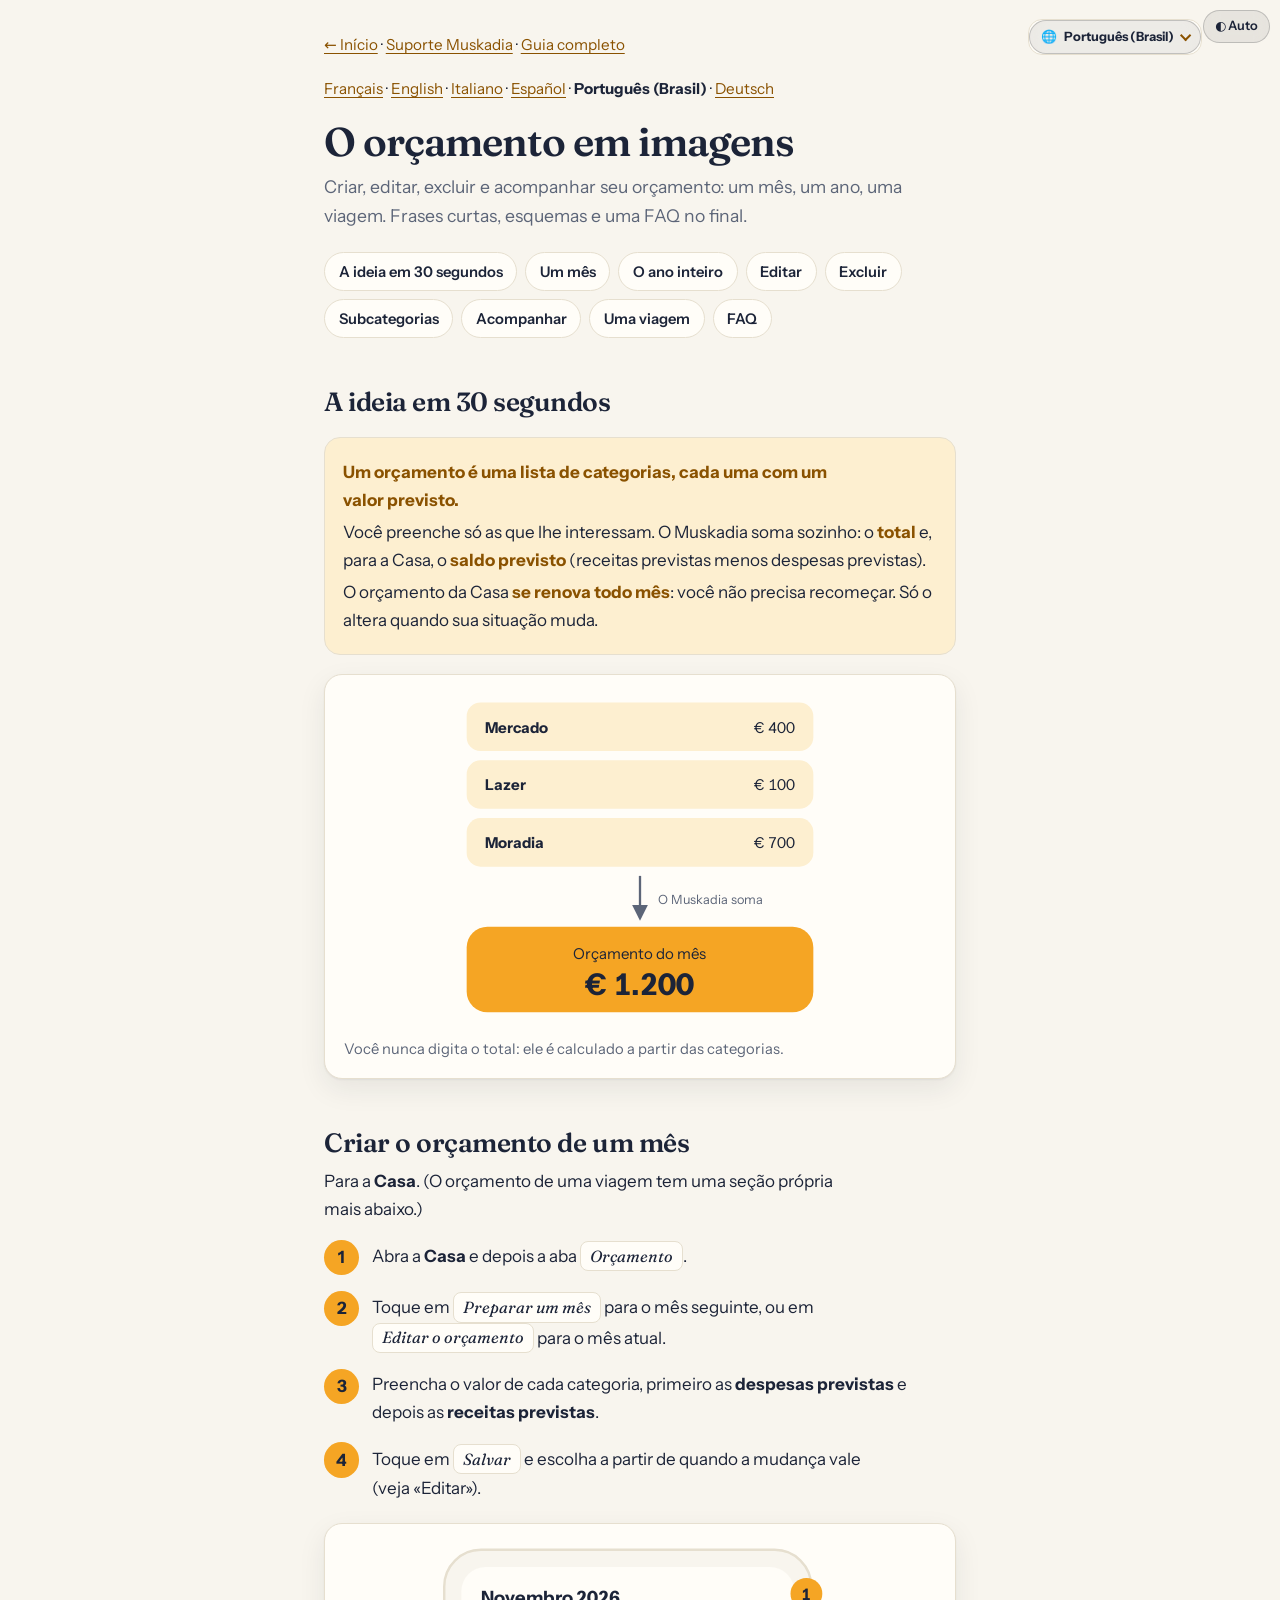
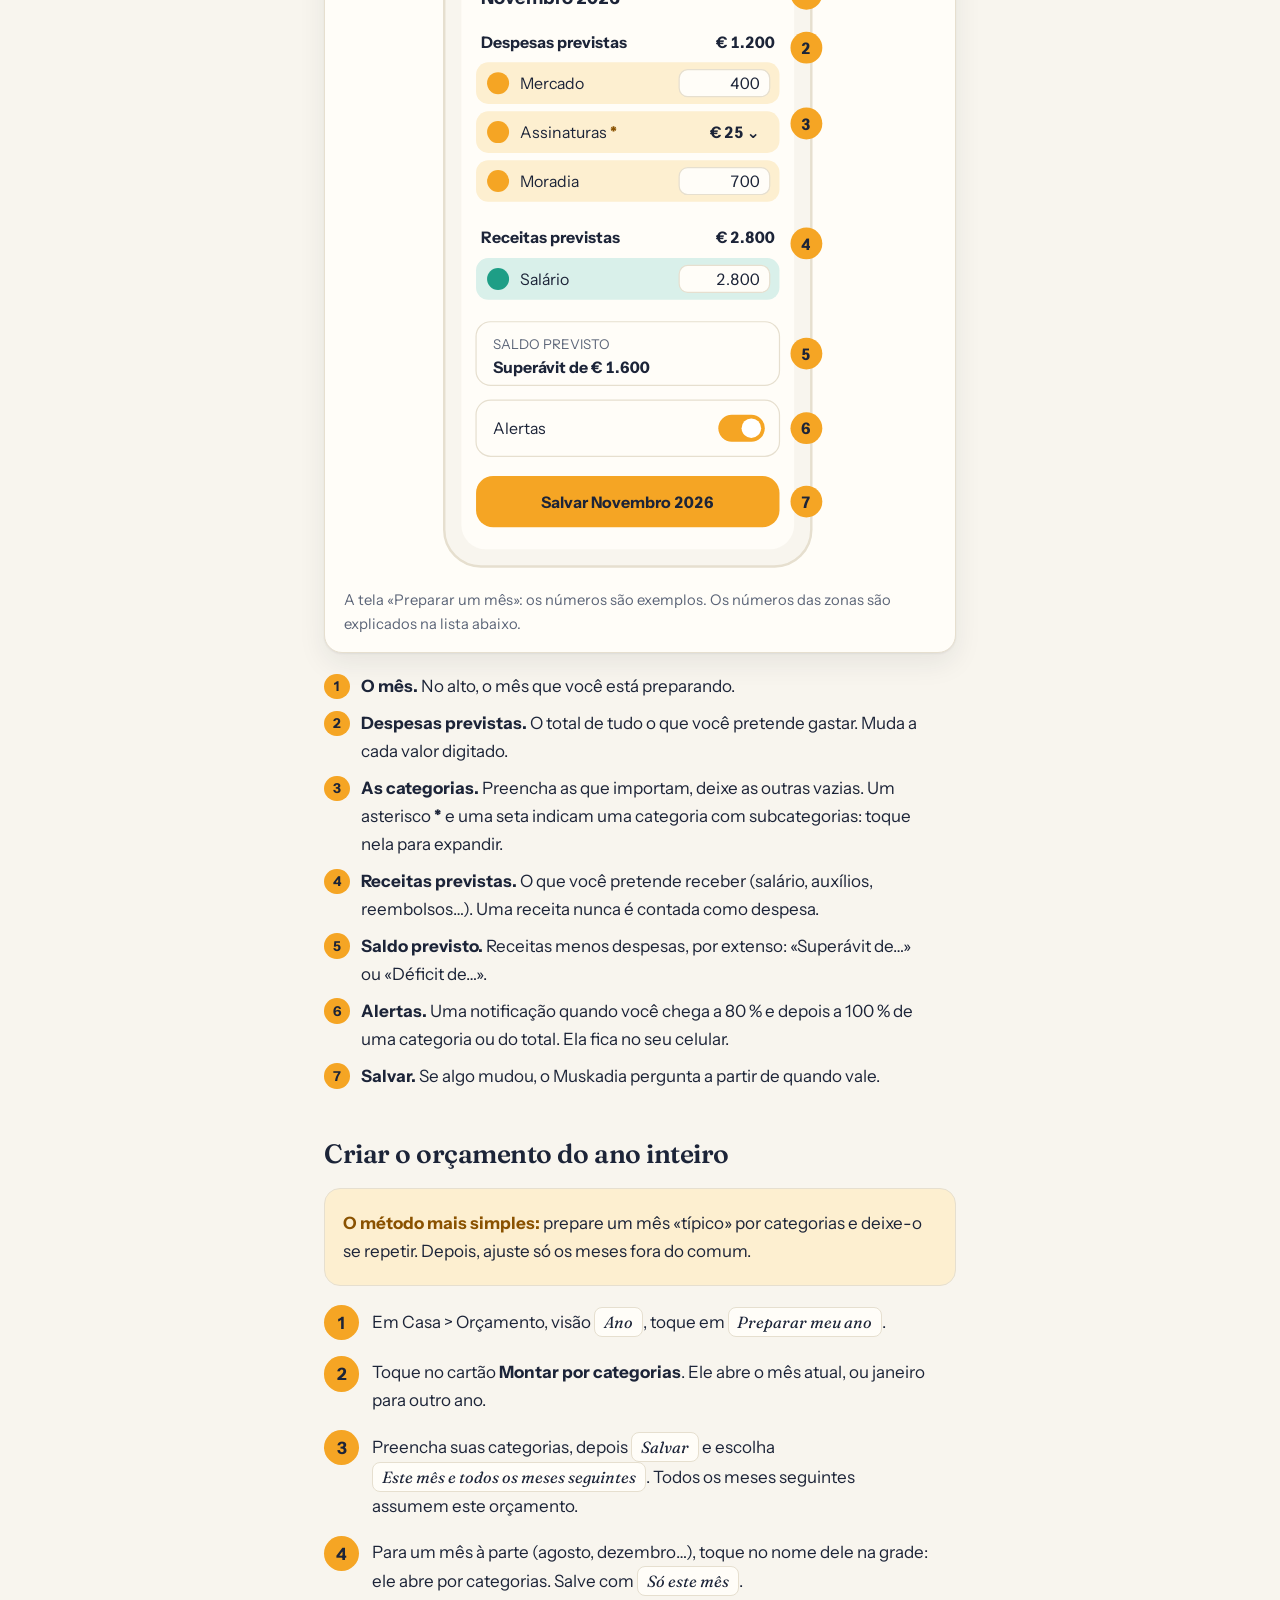
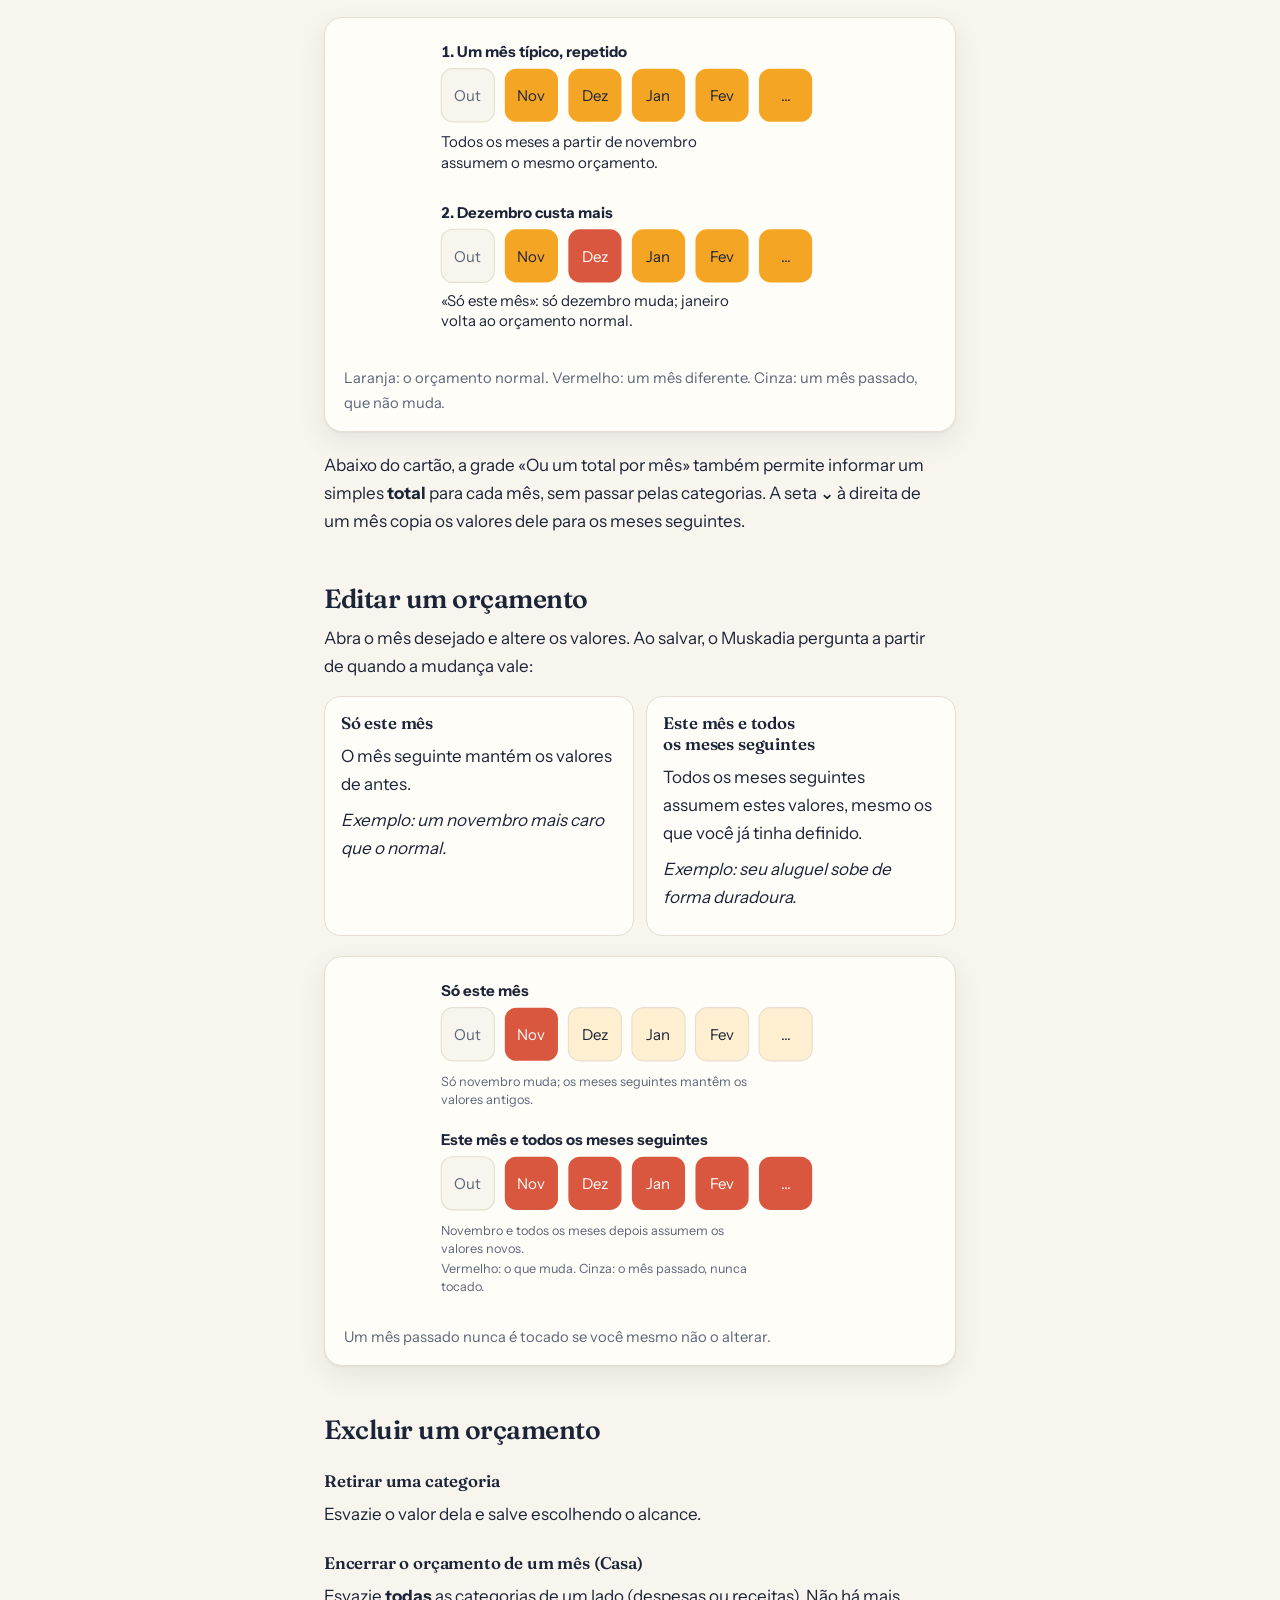
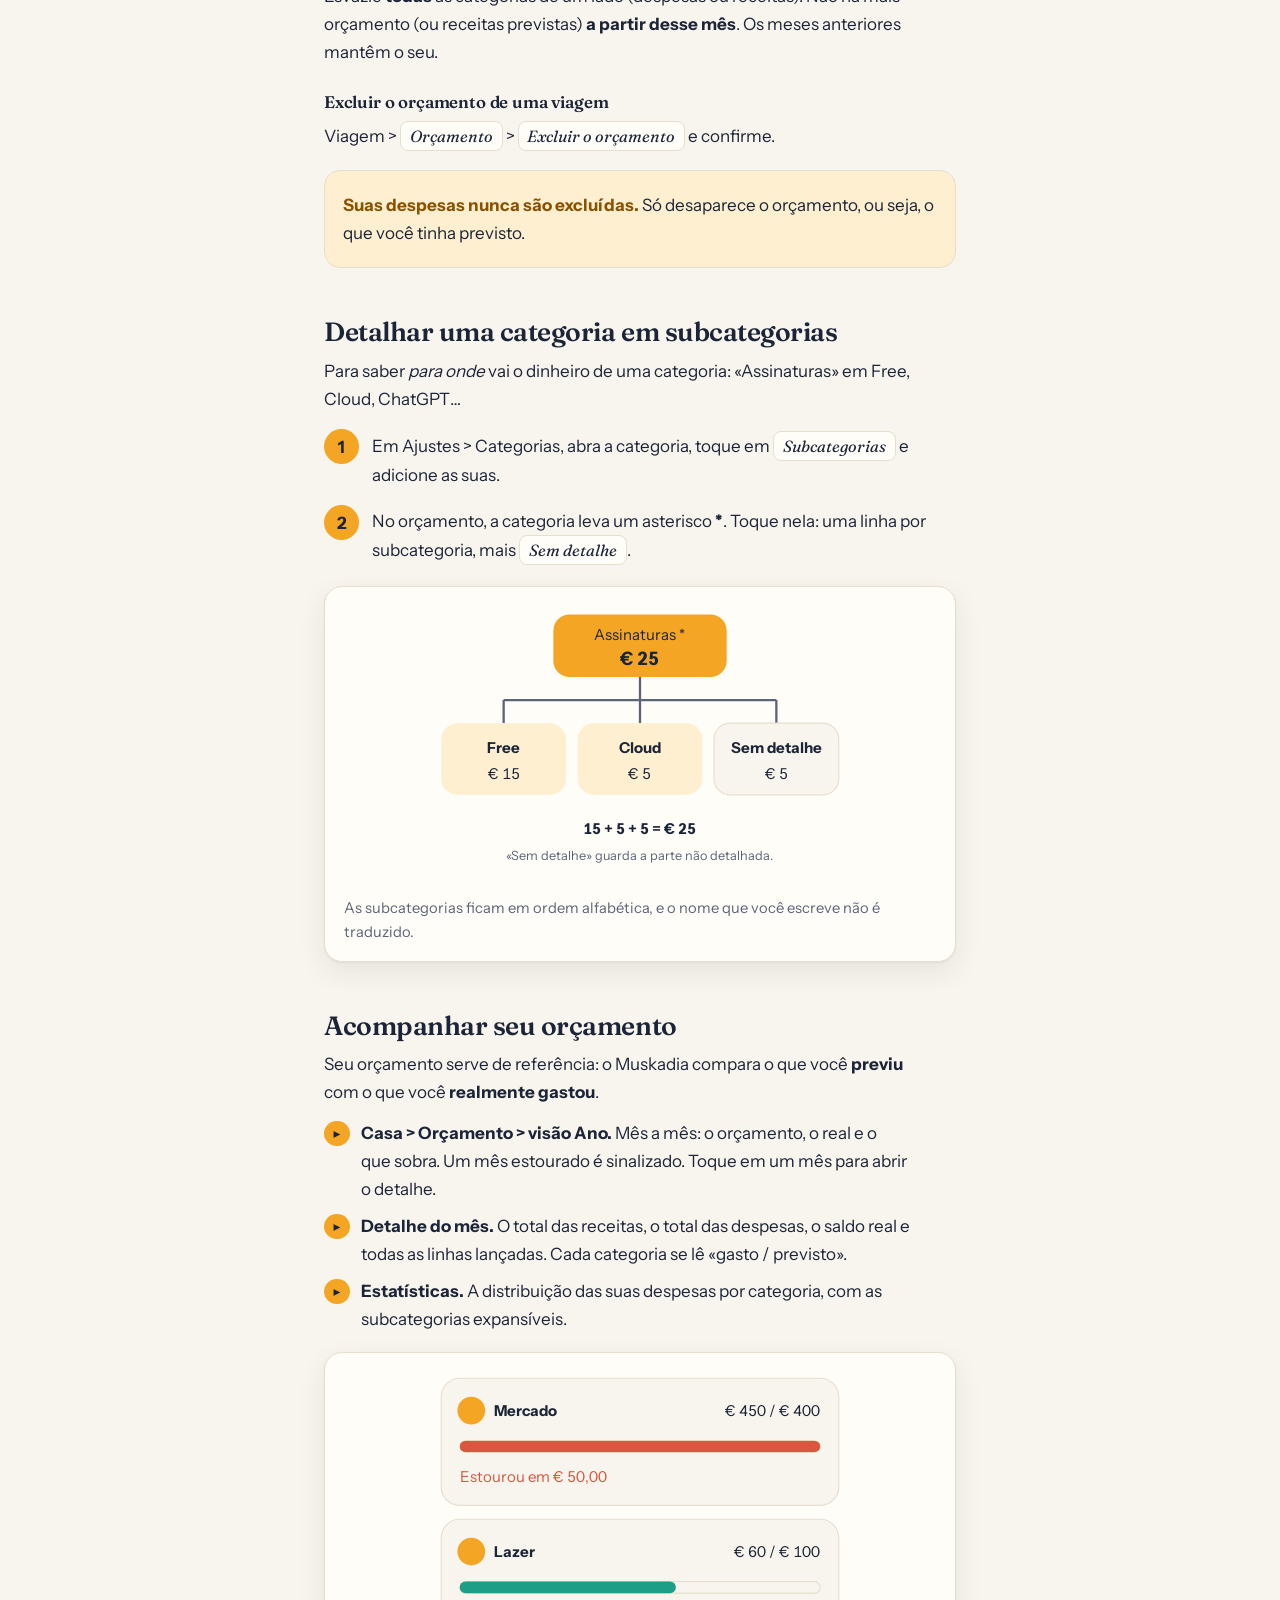
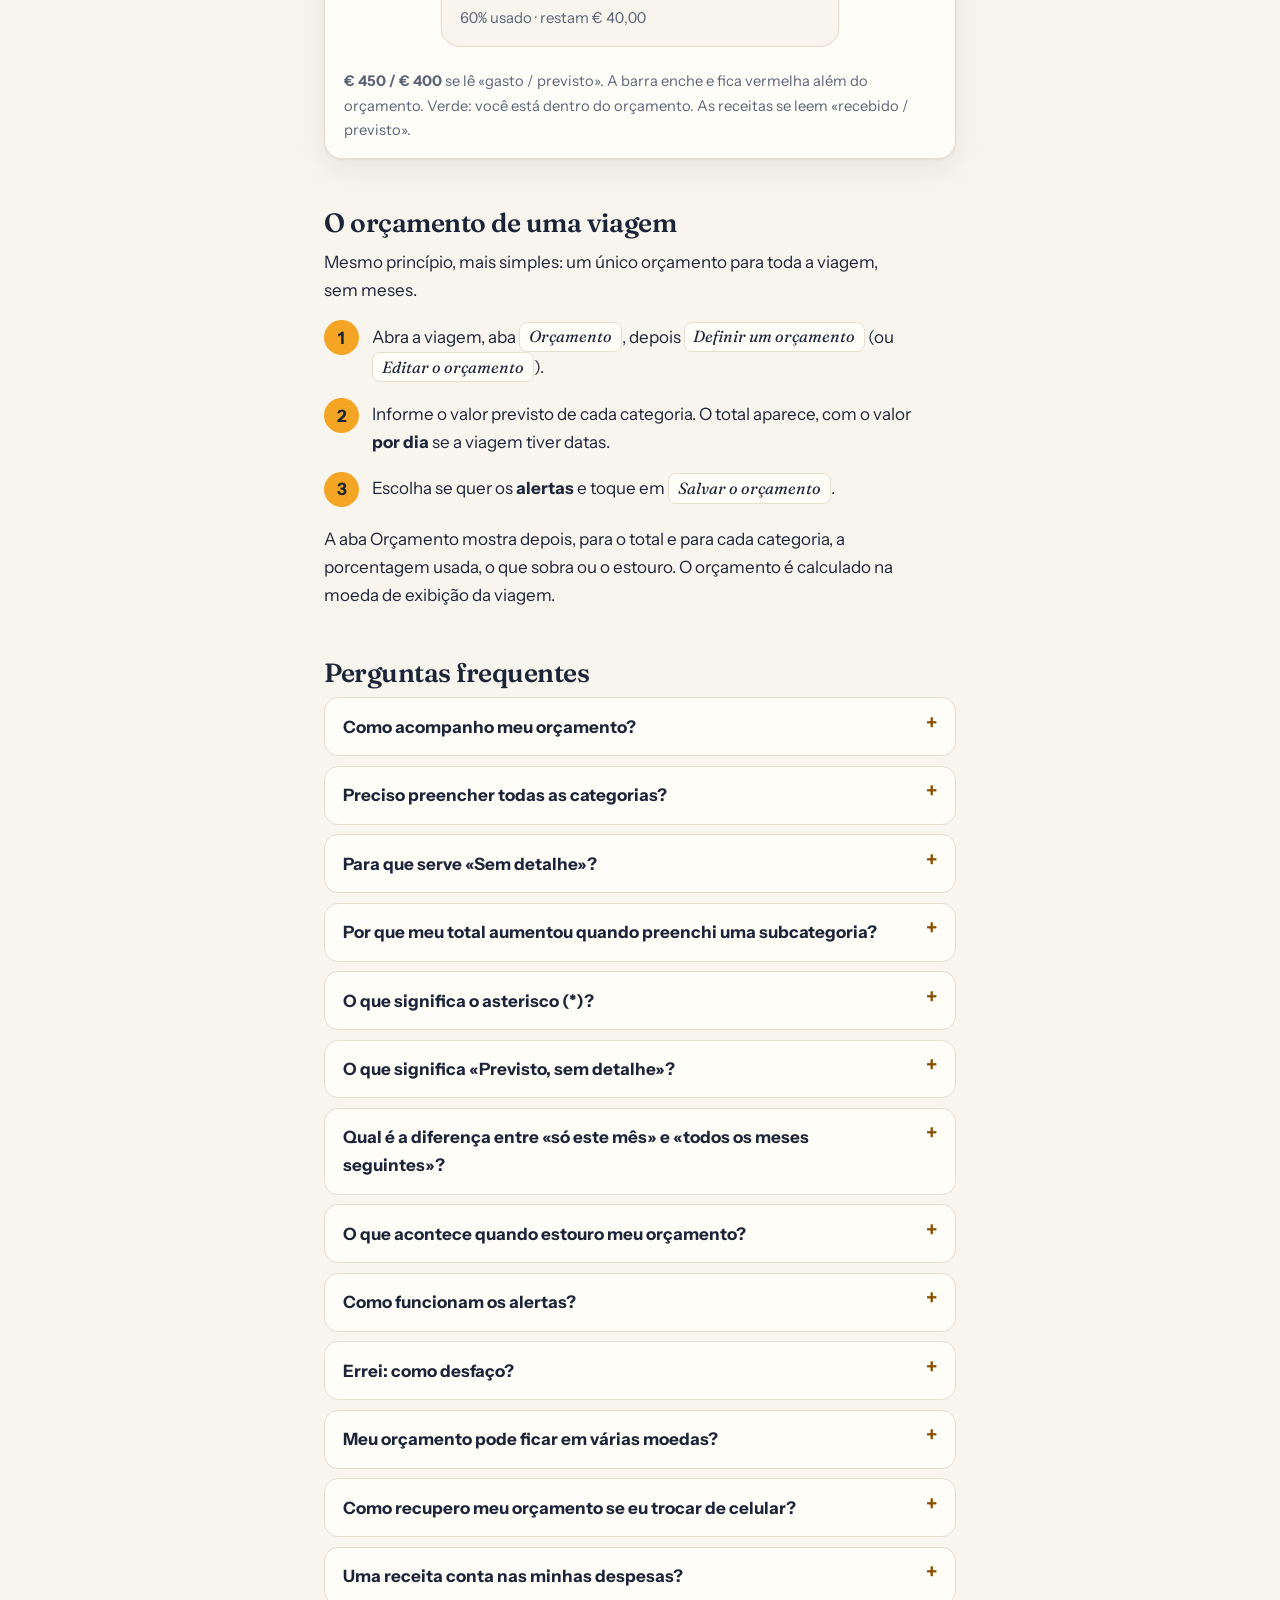
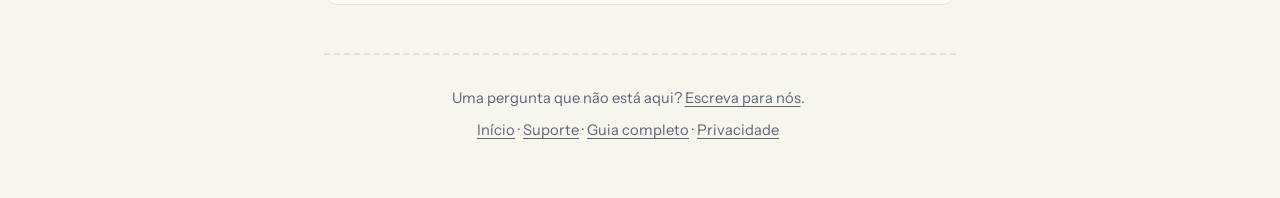
<file: budget-pt-BR.html>
<!doctype html>
<html lang="pt-BR">
<head>
<meta charset="utf-8">
<meta name="viewport" content="width=device-width,initial-scale=1"><meta name="apple-itunes-app" content="app-id=6759218602">
<title>Muskadia – O orçamento em imagens</title><link rel="canonical" href="https://muskadia.fr/budget-pt-BR.html">
<meta name="description" content="Criar, editar e acompanhar seu orçamento no Muskadia, passo a passo e com esquemas: um mês, o ano inteiro, as subcategorias e as perguntas frequentes.">
<link rel="icon" href="favicon.png">
<link rel="apple-touch-icon" href="icon.png">
<style>
:root{
  --paper:#F8F5EE;--page:#FFFDF8;--line:#E6DFCF;--ink:#1C2438;--ink2:#5C6578;
  --amber:#F5A524;--amber-t:#8A5200;--amber-bg:#FDEFD0;
  --teal:#1E9E86;--teal-t:#0F6B5A;--teal-bg:#D9F0EA;
  --coral:#D9573F;--coral-bg:#FBE3DD;
  --shadow:0 1px 2px rgba(28,36,56,.06),0 10px 28px rgba(28,36,56,.08);
}
:root[data-theme=dark]{
  --paper:#12151F;--page:#1B2030;--line:#2A3045;--ink:#F2EFE6;--ink2:#A3A9B8;
  --amber:#F7B23E;--amber-t:#F7B23E;--amber-bg:#3A2D12;
  --teal:#3DC4A9;--teal-t:#5FD6BE;--teal-bg:#12342E;
  --coral:#F0836E;--coral-bg:#3B1E19;
  --shadow:0 1px 2px rgba(0,0,0,.3),0 10px 28px rgba(0,0,0,.35);
}
@media (prefers-color-scheme:dark){:root:not([data-theme=light]){
  --paper:#12151F;--page:#1B2030;--line:#2A3045;--ink:#F2EFE6;--ink2:#A3A9B8;
  --amber:#F7B23E;--amber-t:#F7B23E;--amber-bg:#3A2D12;
  --teal:#3DC4A9;--teal-t:#5FD6BE;--teal-bg:#12342E;
  --coral:#F0836E;--coral-bg:#3B1E19;
  --shadow:0 1px 2px rgba(0,0,0,.3),0 10px 28px rgba(0,0,0,.35);
}}
*{box-sizing:border-box}
html{-webkit-text-size-adjust:100%;scroll-behavior:smooth}
body{margin:0;background:var(--paper);color:var(--ink);font:17px/1.6 -apple-system,BlinkMacSystemFont,"Segoe UI",system-ui,sans-serif}
main{max-width:42rem;margin:0 auto;padding:2rem 1.25rem 3rem}
a{color:var(--amber-t)}
a:focus-visible,summary:focus-visible{outline:3px solid var(--amber);outline-offset:3px;border-radius:6px}
.back{font-size:.95rem;margin:0 0 1.2rem}
h1{font:700 2.5rem/1.1 "Iowan Old Style","Palatino Linotype",Palatino,Georgia,serif;letter-spacing:-.02em;margin:0 0 .6rem}
h2{font:700 1.65rem/1.2 "Iowan Old Style","Palatino Linotype",Palatino,Georgia,serif;margin:3rem 0 .6rem;scroll-margin-top:1rem}
h3{font-size:1.05rem;margin:1.6rem 0 .3rem}
.lead{color:var(--ink2);font-size:1.1rem;margin:0 0 1.2rem}
p{margin:.5rem 0}
nav.toc{display:flex;flex-wrap:wrap;gap:.5rem;margin:1.4rem 0 0}
nav.toc a{padding:.4rem .85rem;border-radius:999px;background:var(--page);border:1px solid var(--line);text-decoration:none;font-size:.92rem;font-weight:600;color:var(--ink)}
nav.toc a:hover{border-color:var(--amber)}
.idea{margin:1.2rem 0;padding:1rem 1.15rem;border-radius:16px;background:var(--amber-bg);border:1px solid var(--line)}
.idea b{color:var(--amber-t)}
.idea p{margin:.25rem 0}
.fig{margin:1.2rem 0;padding:1rem;border-radius:18px;background:var(--page);border:1px solid var(--line);box-shadow:var(--shadow)}
.fig svg{display:block;width:100%;max-width:26rem;height:auto;margin:0 auto}
.fig figcaption{margin:.7rem .2rem 0;font-size:.92rem;color:var(--ink2)}
ol.steps{list-style:none;counter-reset:s;padding:0;margin:1rem 0}
ol.steps li{counter-increment:s;position:relative;padding:.1rem 0 .1rem 3rem;margin:.9rem 0;min-height:2.3rem}
ol.steps li:before{content:counter(s);position:absolute;left:0;top:0;width:2.2rem;height:2.2rem;border-radius:50%;background:var(--amber);color:#1C2438;font-weight:700;display:flex;align-items:center;justify-content:center}
.tag{display:inline-block;padding:.05rem .55rem;border-radius:8px;background:var(--page);border:1px solid var(--line);font-weight:600;font-size:.95em;max-width:100%;white-space:normal}
.legend{list-style:none;padding:0;margin:.8rem 0 0}
.legend li{display:flex;gap:.7rem;align-items:flex-start;margin:.55rem 0}
.n{flex:none;width:1.6rem;height:1.6rem;border-radius:50%;background:var(--amber);color:#1C2438;font-weight:700;font-size:.85rem;display:flex;align-items:center;justify-content:center;margin-top:.1rem}
details{background:var(--page);border:1px solid var(--line);border-radius:14px;margin:.6rem 0;overflow:hidden}
summary{cursor:pointer;padding:.9rem 1.1rem;font-weight:700;list-style:none;display:flex;justify-content:space-between;gap:1rem}
summary::-webkit-details-marker{display:none}
summary:after{content:"+";color:var(--amber-t);font-size:1.3rem;line-height:1}
details[open] summary:after{content:"–"}
details div{padding:0 1.1rem 1rem;color:var(--ink)}
.compare{display:grid;gap:.8rem;margin:1rem 0}
@media(min-width:34rem){.compare{grid-template-columns:1fr 1fr}}
.compare>div{padding:1rem;border-radius:16px;border:1px solid var(--line);background:var(--page)}
.compare h3{margin-top:0}
footer{margin-top:3rem;padding-top:1.4rem;border-top:2px dashed var(--line);text-align:center;font-size:.92rem;color:var(--ink2)}
footer a{color:var(--ink2)}
/* Couleurs des schémas */
.s-page{fill:var(--page)}.s-paper{fill:var(--paper)}.s-line{stroke:var(--line);fill:none}
.s-amber{fill:var(--amber)}.s-amberbg{fill:var(--amber-bg)}.s-teal{fill:var(--teal)}.s-tealbg{fill:var(--teal-bg)}
.s-coral{fill:var(--coral)}.s-coralbg{fill:var(--coral-bg)}
.s-ink{fill:var(--ink)}.s-ink2{fill:var(--ink2)}.s-stroke{stroke:var(--ink2);fill:none}
.s-arrow{stroke:var(--ink2);stroke-width:2;fill:none;marker-end:url(#ah)}
svg text{font-family:-apple-system,BlinkMacSystemFont,"Segoe UI",system-ui,sans-serif}
.t{font-size:13px}.tb{font-size:13px;font-weight:700}.ts{font-size:11px}.tm{font-size:15px;font-weight:700}
</style>
<link rel="stylesheet" href="theme.css?v=20261024e">
<script src="theme.js"></script>
</head>
<body>
<details class="lang-fixed"><summary aria-label="Mudar de idioma"><span aria-hidden="true">&#127760;</span> Português (Brasil)</summary><ul><li><a href="budget.html" hreflang="fr" lang="fr">Français</a></li><li><a href="budget-en.html" hreflang="en" lang="en">English</a></li><li><a href="budget-it.html" hreflang="it" lang="it">Italiano</a></li><li><a href="budget-es.html" hreflang="es" lang="es">Español</a></li><li><a href="budget-pt-BR.html" hreflang="pt-BR" lang="pt-BR" aria-current="true">Português (Brasil)</a></li><li><a href="budget-de.html" hreflang="de" lang="de">Deutsch</a></li></ul></details>
<main>
<p class="back"><a href="/pt-br/">&larr; Início</a> · <a href="support.html">Suporte Muskadia</a> · <a href="guide.html#pt-BR">Guia completo</a></p>
<p class="back"><a href="budget.html">Français</a> · <a href="budget-en.html">English</a> · <a href="budget-it.html">Italiano</a> · <a href="budget-es.html">Español</a> · <b>Português (Brasil)</b> · <a href="budget-de.html">Deutsch</a></p>

<h1>O orçamento em imagens</h1>
<p class="lead">Criar, editar, excluir e acompanhar seu orçamento: um mês, um ano, uma viagem. Frases curtas, esquemas e uma FAQ no final.</p>

<nav class="toc" aria-label="Índice">
  <a href="#principe">A ideia em 30 segundos</a>
  <a href="#mois">Um mês</a>
  <a href="#annee">O ano inteiro</a>
  <a href="#modifier">Editar</a>
  <a href="#supprimer">Excluir</a>
  <a href="#sous">Subcategorias</a>
  <a href="#suivre">Acompanhar</a>
  <a href="#voyage">Uma viagem</a>
  <a href="#faq">FAQ</a>
</nav>

<h2 id="principe">A ideia em 30 segundos</h2>
<div class="idea">
  <p><b>Um orçamento é uma lista de categorias, cada uma com um valor previsto.</b></p>
  <p>Você preenche só as que lhe interessam. O Muskadia soma sozinho: o <b>total</b> e, para a Casa, o <b>saldo previsto</b> (receitas previstas menos despesas previstas).</p>
  <p>O orçamento da Casa <b>se renova todo mês</b>: você não precisa recomeçar. Só o altera quando sua situação muda.</p>
</div>

<figure class="fig">
<svg viewBox="0 0 360 290" role="img" aria-labelledby="f1t f1d">
<title id="f1t">Um orçamento é a soma das categorias</title>
<desc id="f1d">Mercado 400 euros, Lazer 100 euros e Moradia 700 euros somam um total de 1.200 euros.</desc>
<defs><marker id="ah" viewBox="0 0 10 10" refX="8" refY="5" markerWidth="7" markerHeight="7" orient="auto-start-reverse"><path d="M0,0 L10,5 L0,10 z" fill="var(--ink2)"/></marker></defs>
<g class="t"><rect x="30" y="10" width="300" height="42" rx="12" class="s-amberbg"/><text x="46" y="36" class="tb s-ink">Mercado</text><text x="314" y="36" text-anchor="end" class="s-ink">€ 400</text>
<rect x="30" y="60" width="300" height="42" rx="12" class="s-amberbg"/><text x="46" y="86" class="tb s-ink">Lazer</text><text x="314" y="86" text-anchor="end" class="s-ink">€ 100</text>
<rect x="30" y="110" width="300" height="42" rx="12" class="s-amberbg"/><text x="46" y="136" class="tb s-ink">Moradia</text><text x="314" y="136" text-anchor="end" class="s-ink">€ 700</text></g>
<path d="M180 160 V196" class="s-arrow"/><text x="196" y="184" class="ts s-ink2">O Muskadia soma</text>
<rect x="30" y="204" width="300" height="74" rx="18" class="s-amber"/>
<text x="180" y="232" text-anchor="middle" class="t" fill="#1C2438">Orçamento do mês</text>
<text x="180" y="263" text-anchor="middle" font-size="26" font-weight="700" fill="#1C2438">€ 1.200</text>
</svg>
<figcaption>Você nunca digita o total: ele é calculado a partir das categorias.</figcaption>
</figure>

<h2 id="mois">Criar o orçamento de um mês</h2>
<p>Para a <b>Casa</b>. (O orçamento de uma viagem tem uma seção própria mais abaixo.)</p>
<ol class="steps">
  <li>Abra a <b>Casa</b> e depois a aba <span class="tag">Orçamento</span>.</li>
  <li>Toque em <span class="tag">Preparar um mês</span> para o mês seguinte, ou em <span class="tag">Editar o orçamento</span> para o mês atual.</li>
  <li>Preencha o valor de cada categoria, primeiro as <b>despesas previstas</b> e depois as <b>receitas previstas</b>.</li>
  <li>Toque em <span class="tag">Salvar</span> e escolha a partir de quando a mudança vale (veja «Editar»).</li>
</ol>

<figure class="fig">
<svg viewBox="0 0 340 520" role="img" aria-labelledby="f2t f2d">
<title id="f2t">A tela Preparar um mês, zona por zona</title>
<desc id="f2d">Sete zonas numeradas: o mês, as despesas previstas, uma categoria, as receitas previstas, o saldo previsto, os alertas e o botão Salvar.</desc>
<rect x="10" y="8" width="300" height="504" rx="30" class="s-paper" stroke="var(--line)" stroke-width="2"/>
<rect x="24" y="22" width="272" height="476" rx="20" class="s-page"/>
<text x="40" y="52" class="tm s-ink">Novembro 2026</text>
<text x="40" y="88" class="tb s-ink">Despesas previstas</text><text x="280" y="88" text-anchor="end" class="tb s-ink">€ 1.200</text>
<g><rect x="36" y="100" width="248" height="34" rx="10" class="s-amberbg"/><circle cx="54" cy="117" r="9" class="s-amber"/><text x="72" y="122" class="t s-ink">Mercado</text><rect x="202" y="106" width="74" height="22" rx="7" class="s-page" stroke="var(--line)"/><text x="268" y="122" text-anchor="end" class="t s-ink">400</text></g>
<g><rect x="36" y="140" width="248" height="34" rx="10" class="s-amberbg"/><circle cx="54" cy="157" r="9" class="s-amber"/><text x="72" y="162" class="t s-ink">Assinaturas <tspan fill="var(--amber-t)" font-weight="700">*</tspan></text><text x="268" y="162" text-anchor="end" class="tb s-ink">€ 25 ⌄</text></g>
<g><rect x="36" y="180" width="248" height="34" rx="10" class="s-amberbg"/><circle cx="54" cy="197" r="9" class="s-amber"/><text x="72" y="202" class="t s-ink">Moradia</text><rect x="202" y="186" width="74" height="22" rx="7" class="s-page" stroke="var(--line)"/><text x="268" y="202" text-anchor="end" class="t s-ink">700</text></g>
<text x="40" y="248" class="tb s-ink">Receitas previstas</text><text x="280" y="248" text-anchor="end" class="tb s-ink">€ 2.800</text>
<g><rect x="36" y="260" width="248" height="34" rx="10" class="s-tealbg"/><circle cx="54" cy="277" r="9" class="s-teal"/><text x="72" y="282" class="t s-ink">Salário</text><rect x="202" y="266" width="74" height="22" rx="7" class="s-page" stroke="var(--line)"/><text x="268" y="282" text-anchor="end" class="t s-ink">2.800</text></g>
<rect x="36" y="312" width="248" height="52" rx="12" class="s-page" stroke="var(--line)"/><text x="50" y="334" class="ts s-ink2">SALDO PREVISTO</text><text x="50" y="354" class="tb s-ink">Superávit de € 1.600</text>
<rect x="36" y="376" width="248" height="46" rx="12" class="s-page" stroke="var(--line)"/><text x="50" y="404" class="t s-ink">Alertas</text><rect x="234" y="388" width="38" height="22" rx="11" class="s-amber"/><circle cx="261" cy="399" r="8" fill="#fff"/>
<rect x="36" y="438" width="248" height="42" rx="14" class="s-amber"/><text x="160" y="464" text-anchor="middle" class="tb" fill="#1C2438">Salvar Novembro 2026</text>
<g font-weight="700" font-size="13" fill="#1C2438" text-anchor="middle">
<circle cx="306" cy="44" r="13" class="s-amber"/><text x="306" y="49">1</text>
<circle cx="306" cy="88" r="13" class="s-amber"/><text x="306" y="93">2</text>
<circle cx="306" cy="150" r="13" class="s-amber"/><text x="306" y="155">3</text>
<circle cx="306" cy="248" r="13" class="s-amber"/><text x="306" y="253">4</text>
<circle cx="306" cy="338" r="13" class="s-amber"/><text x="306" y="343">5</text>
<circle cx="306" cy="399" r="13" class="s-amber"/><text x="306" y="404">6</text>
<circle cx="306" cy="459" r="13" class="s-amber"/><text x="306" y="464">7</text>
</g>
</svg>
<figcaption>A tela «Preparar um mês»: os números são exemplos. Os números das zonas são explicados na lista abaixo.</figcaption>
</figure>

<ul class="legend">
  <li><span class="n">1</span><span><b>O mês.</b> No alto, o mês que você está preparando.</span></li>
  <li><span class="n">2</span><span><b>Despesas previstas.</b> O total de tudo o que você pretende gastar. Muda a cada valor digitado.</span></li>
  <li><span class="n">3</span><span><b>As categorias.</b> Preencha as que importam, deixe as outras vazias. Um asterisco <b>*</b> e uma seta indicam uma categoria com subcategorias: toque nela para expandir.</span></li>
  <li><span class="n">4</span><span><b>Receitas previstas.</b> O que você pretende receber (salário, auxílios, reembolsos…). Uma receita nunca é contada como despesa.</span></li>
  <li><span class="n">5</span><span><b>Saldo previsto.</b> Receitas menos despesas, por extenso: «Superávit de…» ou «Déficit de…».</span></li>
  <li><span class="n">6</span><span><b>Alertas.</b> Uma notificação quando você chega a 80 % e depois a 100 % de uma categoria ou do total. Ela fica no seu celular.</span></li>
  <li><span class="n">7</span><span><b>Salvar.</b> Se algo mudou, o Muskadia pergunta a partir de quando vale.</span></li>
</ul>

<h2 id="annee">Criar o orçamento do ano inteiro</h2>
<div class="idea">
  <p><b>O método mais simples:</b> prepare um mês «típico» por categorias e deixe-o se repetir. Depois, ajuste só os meses fora do comum.</p>
</div>
<ol class="steps">
  <li>Em Casa &gt; Orçamento, visão <span class="tag">Ano</span>, toque em <span class="tag">Preparar meu ano</span>.</li>
  <li>Toque no cartão <b>Montar por categorias</b>. Ele abre o mês atual, ou janeiro para outro ano.</li>
  <li>Preencha suas categorias, depois <span class="tag">Salvar</span> e escolha <span class="tag">Este mês e todos os meses seguintes</span>. Todos os meses seguintes assumem este orçamento.</li>
  <li>Para um mês à parte (agosto, dezembro…), toque no nome dele na grade: ele abre por categorias. Salve com <span class="tag">Só este mês</span>.</li>
</ol>

<figure class="fig">
<svg viewBox="0 0 360 278" role="img" aria-labelledby="f3t f3d">
<title id="f3t">Montar o ano em três tempos</title>
<desc id="f3d">Um mês típico salvo para todos os meses seguintes, depois um ajuste só para dezembro.</desc>
<text x="8" y="20" class="tb s-ink">1. Um mês típico, repetido</text>
<rect x="8" y="30" width="46" height="46" rx="10" class="s-paper" stroke="var(--line)"/><text x="31" y="58" text-anchor="middle" class="t s-ink2">Out</text><rect x="63" y="30" width="46" height="46" rx="10" class="s-amber"/><text x="86" y="58" text-anchor="middle" class="t " fill="#1C2438">Nov</text><rect x="118" y="30" width="46" height="46" rx="10" class="s-amber"/><text x="141" y="58" text-anchor="middle" class="t " fill="#1C2438">Dez</text><rect x="173" y="30" width="46" height="46" rx="10" class="s-amber"/><text x="196" y="58" text-anchor="middle" class="t " fill="#1C2438">Jan</text><rect x="228" y="30" width="46" height="46" rx="10" class="s-amber"/><text x="251" y="58" text-anchor="middle" class="t " fill="#1C2438">Fev</text><rect x="283" y="30" width="46" height="46" rx="10" class="s-amber"/><text x="306" y="58" text-anchor="middle" class="t " fill="#1C2438">…</text>
<text x="8" y="98" class="t s-ink">Todos os meses a partir de novembro</text><text x="8" y="116" class="t s-ink">assumem o mesmo orçamento.</text>
<text x="8" y="159" class="tb s-ink">2. Dezembro custa mais</text>
<rect x="8" y="169" width="46" height="46" rx="10" class="s-paper" stroke="var(--line)"/><text x="31" y="197" text-anchor="middle" class="t s-ink2">Out</text><rect x="63" y="169" width="46" height="46" rx="10" class="s-amber"/><text x="86" y="197" text-anchor="middle" class="t " fill="#1C2438">Nov</text><rect x="118" y="169" width="46" height="46" rx="10" class="s-coral"/><text x="141" y="197" text-anchor="middle" class="t " fill="#fff">Dez</text><rect x="173" y="169" width="46" height="46" rx="10" class="s-amber"/><text x="196" y="197" text-anchor="middle" class="t " fill="#1C2438">Jan</text><rect x="228" y="169" width="46" height="46" rx="10" class="s-amber"/><text x="251" y="197" text-anchor="middle" class="t " fill="#1C2438">Fev</text><rect x="283" y="169" width="46" height="46" rx="10" class="s-amber"/><text x="306" y="197" text-anchor="middle" class="t " fill="#1C2438">…</text>
<text x="8" y="235" class="t s-ink">«Só este mês»: só dezembro muda; janeiro</text><text x="8" y="253" class="t s-ink">volta ao orçamento normal.</text>
</svg>
<figcaption>Laranja: o orçamento normal. Vermelho: um mês diferente. Cinza: um mês passado, que não muda.</figcaption>
</figure>

<p>Abaixo do cartão, a grade «Ou um total por mês» também permite informar um simples <b>total</b> para cada mês, sem passar pelas categorias. A seta <b>⌄</b> à direita de um mês copia os valores dele para os meses seguintes.</p>

<h2 id="modifier">Editar um orçamento</h2>
<p>Abra o mês desejado e altere os valores. Ao salvar, o Muskadia pergunta a partir de quando a mudança vale:</p>

<div class="compare">
  <div>
    <h3>Só este mês</h3>
    <p>O mês seguinte mantém os valores de antes.</p>
    <p><i>Exemplo: um novembro mais caro que o normal.</i></p>
  </div>
  <div>
    <h3>Este mês e todos os meses seguintes</h3>
    <p>Todos os meses seguintes assumem estes valores, mesmo os que você já tinha definido.</p>
    <p><i>Exemplo: seu aluguel sobe de forma duradoura.</i></p>
  </div>
</div>

<figure class="fig">
<svg viewBox="0 0 360 295" role="img" aria-labelledby="f4t f4d">
<title id="f4t">Só este mês, ou todos os meses seguintes</title>
<desc id="f4d">Com só este mês, apenas novembro muda. Com todos os meses seguintes, novembro e todos os meses depois mudam.</desc>
<text x="8" y="20" class="tb s-ink">Só este mês</text>
<rect x="8" y="30" width="46" height="46" rx="10" class="s-paper" stroke="var(--line)"/><text x="31" y="58" text-anchor="middle" class="t s-ink2">Out</text><rect x="63" y="30" width="46" height="46" rx="10" class="s-coral"/><text x="86" y="58" text-anchor="middle" class="t " fill="#fff">Nov</text><rect x="118" y="30" width="46" height="46" rx="10" class="s-amberbg" stroke="var(--line)"/><text x="141" y="58" text-anchor="middle" class="t s-ink">Dez</text><rect x="173" y="30" width="46" height="46" rx="10" class="s-amberbg" stroke="var(--line)"/><text x="196" y="58" text-anchor="middle" class="t s-ink">Jan</text><rect x="228" y="30" width="46" height="46" rx="10" class="s-amberbg" stroke="var(--line)"/><text x="251" y="58" text-anchor="middle" class="t s-ink">Fev</text><rect x="283" y="30" width="46" height="46" rx="10" class="s-amberbg" stroke="var(--line)"/><text x="306" y="58" text-anchor="middle" class="t s-ink">…</text>
<text x="8" y="98" class="ts s-ink2">Só novembro muda; os meses seguintes mantêm os</text><text x="8" y="113" class="ts s-ink2">valores antigos.</text>
<text x="8" y="149" class="tb s-ink">Este mês e todos os meses seguintes</text>
<rect x="8" y="159" width="46" height="46" rx="10" class="s-paper" stroke="var(--line)"/><text x="31" y="187" text-anchor="middle" class="t s-ink2">Out</text><rect x="63" y="159" width="46" height="46" rx="10" class="s-coral"/><text x="86" y="187" text-anchor="middle" class="t " fill="#fff">Nov</text><rect x="118" y="159" width="46" height="46" rx="10" class="s-coral"/><text x="141" y="187" text-anchor="middle" class="t " fill="#fff">Dez</text><rect x="173" y="159" width="46" height="46" rx="10" class="s-coral"/><text x="196" y="187" text-anchor="middle" class="t " fill="#fff">Jan</text><rect x="228" y="159" width="46" height="46" rx="10" class="s-coral"/><text x="251" y="187" text-anchor="middle" class="t " fill="#fff">Fev</text><rect x="283" y="159" width="46" height="46" rx="10" class="s-coral"/><text x="306" y="187" text-anchor="middle" class="t " fill="#fff">…</text>
<text x="8" y="227" class="ts s-ink2">Novembro e todos os meses depois assumem os</text><text x="8" y="242" class="ts s-ink2">valores novos.</text><text x="8" y="260" class="ts s-ink2">Vermelho: o que muda. Cinza: o mês passado, nunca</text><text x="8" y="275" class="ts s-ink2">tocado.</text>
</svg>
<figcaption>Um mês passado nunca é tocado se você mesmo não o alterar.</figcaption>
</figure>

<h2 id="supprimer">Excluir um orçamento</h2>
<h3>Retirar uma categoria</h3>
<p>Esvazie o valor dela e salve escolhendo o alcance.</p>
<h3>Encerrar o orçamento de um mês (Casa)</h3>
<p>Esvazie <b>todas</b> as categorias de um lado (despesas ou receitas). Não há mais orçamento (ou receitas previstas) <b>a partir desse mês</b>. Os meses anteriores mantêm o seu.</p>
<h3>Excluir o orçamento de uma viagem</h3>
<p>Viagem &gt; <span class="tag">Orçamento</span> &gt; <span class="tag">Excluir o orçamento</span> e confirme.</p>
<div class="idea"><p><b>Suas despesas nunca são excluídas.</b> Só desaparece o orçamento, ou seja, o que você tinha previsto.</p></div>

<h2 id="sous">Detalhar uma categoria em subcategorias</h2>
<p>Para saber <i>para onde</i> vai o dinheiro de uma categoria: «Assinaturas» em Free, Cloud, ChatGPT…</p>
<ol class="steps">
  <li>Em Ajustes &gt; Categorias, abra a categoria, toque em <span class="tag">Subcategorias</span> e adicione as suas.</li>
  <li>No orçamento, a categoria leva um asterisco <b>*</b>. Toque nela: uma linha por subcategoria, mais <span class="tag">Sem detalhe</span>.</li>
</ol>

<figure class="fig">
<svg viewBox="0 0 360 244" role="img" aria-labelledby="f5t f5d">
<title id="f5t">O valor de uma categoria é a soma das suas linhas</title>
<desc id="f5d">Assinaturas 25 euros é igual a Free 15 mais Cloud 5 mais Sem detalhe 5.</desc>
<rect x="105" y="10" width="150" height="54" rx="14" class="s-amber"/>
<text x="180" y="32" text-anchor="middle" class="t" fill="#1C2438">Assinaturas *</text><text x="180" y="54" text-anchor="middle" font-size="16" font-weight="700" fill="#1C2438">€ 25</text>
<g class="s-stroke" stroke-width="2"><path d="M180 64 V84"/><path d="M62 84 H298"/><path d="M62 84 V104"/><path d="M180 84 V104"/><path d="M298 84 V104"/></g>
<rect x="8" y="104" width="108" height="62" rx="14" class="s-amberbg"/><text x="62" y="130" text-anchor="middle" class="tb s-ink">Free</text><text x="62" y="152" text-anchor="middle" class="t s-ink">€ 15</text>
<rect x="126" y="104" width="108" height="62" rx="14" class="s-amberbg"/><text x="180" y="130" text-anchor="middle" class="tb s-ink">Cloud</text><text x="180" y="152" text-anchor="middle" class="t s-ink">€ 5</text>
<rect x="244" y="104" width="108" height="62" rx="14" class="s-paper" stroke="var(--line)"/><text x="298" y="130" text-anchor="middle" class="tb s-ink" font-size="12">Sem detalhe</text><text x="298" y="152" text-anchor="middle" class="t s-ink">€ 5</text>
<text x="180" y="200" text-anchor="middle" class="tb s-ink">15 + 5 + 5 = € 25</text>
<text x="180" text-anchor="middle" y="222" class="ts s-ink2">«Sem detalhe» guarda a parte não detalhada.</text>
</svg>
<figcaption>As subcategorias ficam em ordem alfabética, e o nome que você escreve não é traduzido.</figcaption>
</figure>

<h2 id="suivre">Acompanhar seu orçamento</h2>
<p>Seu orçamento serve de referência: o Muskadia compara o que você <b>previu</b> com o que você <b>realmente gastou</b>.</p>
<ul class="legend">
  <li><span class="n">▸</span><span><b>Casa &gt; Orçamento &gt; visão Ano.</b> Mês a mês: o orçamento, o real e o que sobra. Um mês estourado é sinalizado. Toque em um mês para abrir o detalhe.</span></li>
  <li><span class="n">▸</span><span><b>Detalhe do mês.</b> O total das receitas, o total das despesas, o saldo real e todas as linhas lançadas. Cada categoria se lê «gasto / previsto».</span></li>
  <li><span class="n">▸</span><span><b>Estatísticas.</b> A distribuição das suas despesas por categoria, com as subcategorias expansíveis.</span></li>
</ul>

<figure class="fig">
<svg viewBox="0 0 360 250" role="img" aria-labelledby="f6t f6d">
<title id="f6t">Ler uma linha do Detalhe do mês</title>
<desc id="f6d">Mercado: 450 euros gastos de 400 previstos, barra cheia, estourou em 50 euros. Lazer: 60 euros de 100, 60 por cento usado.</desc>
<rect x="8" y="8" width="344" height="110" rx="16" class="s-paper" stroke="var(--line)"/>
<circle cx="34" cy="36" r="12" class="s-amber"/><text x="54" y="41" class="tb s-ink">Mercado</text><text x="336" y="41" text-anchor="end" class="t s-ink">€ 450 / € 400</text>
<rect x="24" y="62" width="312" height="10" rx="5" class="s-coral"/>
<text x="24" y="98" class="t" fill="var(--coral)">Estourou em € 50,00</text>
<rect x="8" y="130" width="344" height="110" rx="16" class="s-paper" stroke="var(--line)"/>
<circle cx="34" cy="158" r="12" class="s-amber"/><text x="54" y="163" class="tb s-ink">Lazer</text><text x="336" y="163" text-anchor="end" class="t s-ink">€ 60 / € 100</text>
<rect x="24" y="184" width="312" height="10" rx="5" class="s-line" stroke-width="1"/><rect x="24" y="184" width="187" height="10" rx="5" class="s-teal"/>
<text x="24" y="220" class="t s-ink2">60% usado · restam € 40,00</text>
</svg>
<figcaption><b>€ 450 / € 400</b> se lê «gasto / previsto». A barra enche e fica vermelha além do orçamento. Verde: você está dentro do orçamento. As receitas se leem «recebido / previsto».</figcaption>
</figure>

<h2 id="voyage">O orçamento de uma viagem</h2>
<p>Mesmo princípio, mais simples: um único orçamento para toda a viagem, sem meses.</p>
<ol class="steps">
  <li>Abra a viagem, aba <span class="tag">Orçamento</span>, depois <span class="tag">Definir um orçamento</span> (ou <span class="tag">Editar o orçamento</span>).</li>
  <li>Informe o valor previsto de cada categoria. O total aparece, com o valor <b>por dia</b> se a viagem tiver datas.</li>
  <li>Escolha se quer os <b>alertas</b> e toque em <span class="tag">Salvar o orçamento</span>.</li>
</ol>
<p>A aba Orçamento mostra depois, para o total e para cada categoria, a porcentagem usada, o que sobra ou o estouro. O orçamento é calculado na moeda de exibição da viagem.</p>

<h2 id="faq">Perguntas frequentes</h2>

<details><summary>Como acompanho meu orçamento?</summary><div>
<p>Para a Casa: aba <b>Orçamento</b> &gt; visão <b>Ano</b> para ver cada mês, depois toque em um mês para o seu <b>detalhe</b> (real contra previsto, categoria por categoria). Para uma viagem: a aba <b>Orçamento</b> da viagem. As <b>Estatísticas</b> mostram a distribuição das suas despesas.</p>
</div></details>

<details><summary>Preciso preencher todas as categorias?</summary><div>
<p>Não. Preencha só as que lhe interessam. Uma categoria sem valor simplesmente não tem orçamento.</p>
</div></details>

<details><summary>Para que serve «Sem detalhe»?</summary><div>
<p>É a parte de uma categoria que você não detalha em subcategorias. Por exemplo, Assinaturas € 25, sendo Free € 15: os € 10 restantes são «Sem detalhe». Nas listas de despesas, também são as despesas lançadas sem subcategoria.</p>
</div></details>

<details><summary>Por que meu total aumentou quando preenchi uma subcategoria?</summary><div>
<p>Porque o valor de uma categoria é a <b>soma das suas linhas</b>. Se o seu orçamento já existia, o valor dele está inteiro em «Sem detalhe». Para dividi-lo sem mudar o total, <b>reduza «Sem detalhe»</b> na mesma medida em que acrescenta às subcategorias.</p>
</div></details>

<details><summary>O que significa o asterisco (*)?</summary><div>
<p>A categoria tem subcategorias. Toque nela para expandir.</p>
</div></details>

<details><summary>O que significa «Previsto, sem detalhe»?</summary><div>
<p>É a parte de um orçamento antigo lançado antes das categorias: conta no total, mas não está ligada a nenhuma categoria. Você pode dividi-la abrindo o mês com «Preparar este mês».</p>
</div></details>

<details><summary>Qual é a diferença entre «só este mês» e «todos os meses seguintes»?</summary><div>
<p>«Só este mês» altera apenas o mês aberto: o seguinte mantém seus valores. «Todos os meses seguintes» altera este mês e todos os depois, mesmo os já definidos. Os meses passados nunca se mexem.</p>
</div></details>

<details><summary>O que acontece quando estouro meu orçamento?</summary><div>
<p>Nada é bloqueado: você pode continuar lançando. A barra fica vermelha, a linha diz «Estourou em…» e, se os alertas estiverem ativos, uma notificação avisou você aos 80 % e depois aos 100 %.</p>
</div></details>

<details><summary>Como funcionam os alertas?</summary><div>
<p>Uma notificação aos 80 % e depois aos 100 % do orçamento, para o total e para cada categoria, uma só vez por limite. Elas são criadas no seu celular, nada passa pela internet. Se você recusar as notificações, o acompanhamento continua visível no app. Os alertas se ajustam no fim da tela do orçamento.</p>
</div></details>

<details><summary>Errei: como desfaço?</summary><div>
<p>Reabra o mês, coloque os valores certos e salve. Para recuperar o orçamento anterior em todos os meses, escolha «Este mês e todos os meses seguintes». Suas despesas nunca são tocadas.</p>
</div></details>

<details><summary>Meu orçamento pode ficar em várias moedas?</summary><div>
<p>O orçamento fica em uma única moeda: a de exibição da Casa ou da viagem. Uma despesa em moeda estrangeira é convertida pela cotação do dia do lançamento e depois contada no orçamento.</p>
</div></details>

<details><summary>Como recupero meu orçamento se eu trocar de celular?</summary><div>
<p>Em Ajustes &gt; Exportação, crie um <b>backup</b>: ele também contém seus orçamentos e subcategorias. Restaure-o no celular novo.</p>
</div></details>

<details><summary>Uma receita conta nas minhas despesas?</summary><div>
<p>Nunca. As receitas (salário, auxílios, reembolsos) servem só para o saldo: receitas menos despesas.</p>
</div></details>

<footer>
  <p>Uma pergunta que não está aqui? <a href="mailto:mailokcool@gmail.com">Escreva para nós</a>.</p>
  <p><a href="/pt-br/">Início</a> · <a href="support.html">Suporte</a> · <a href="guide.html#pt-BR">Guia completo</a> · <a href="privacy.html#pt-BR">Privacidade</a></p>
</footer>
</main>
</body>
</html>
</file>
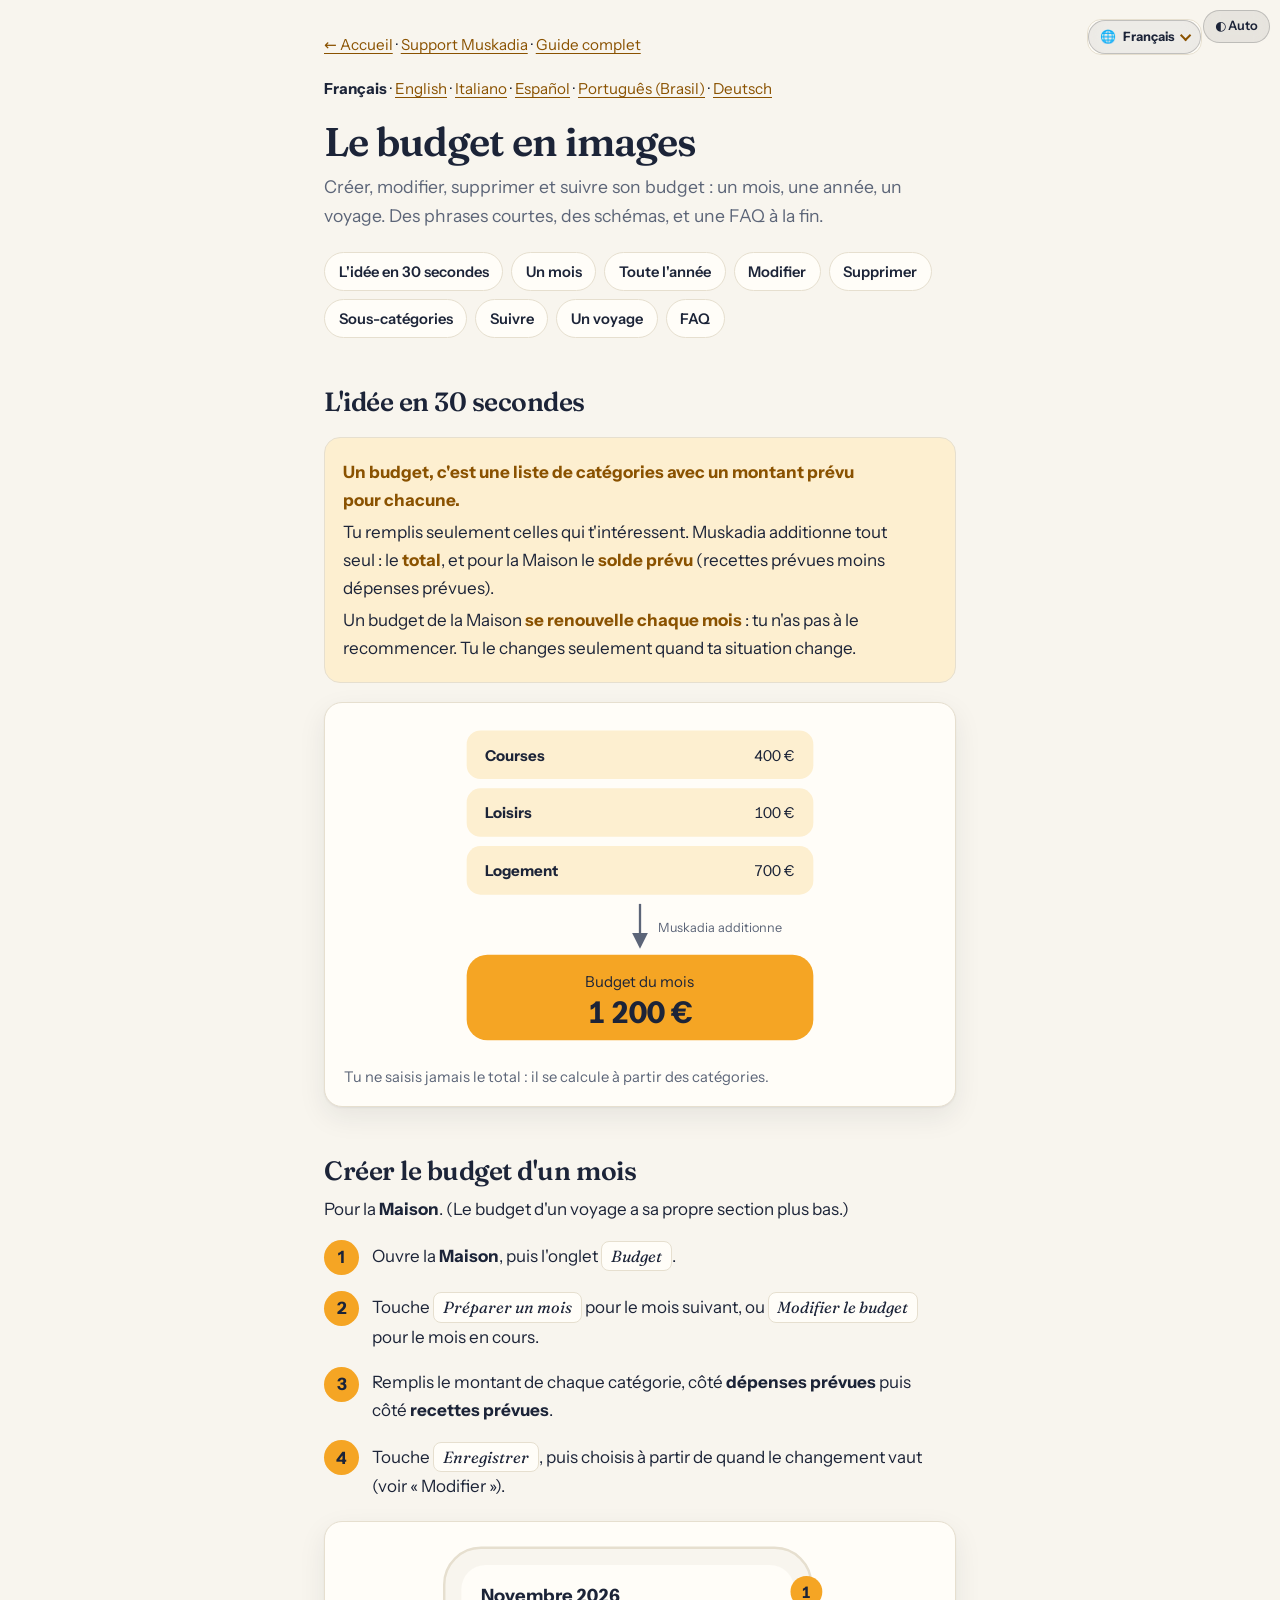
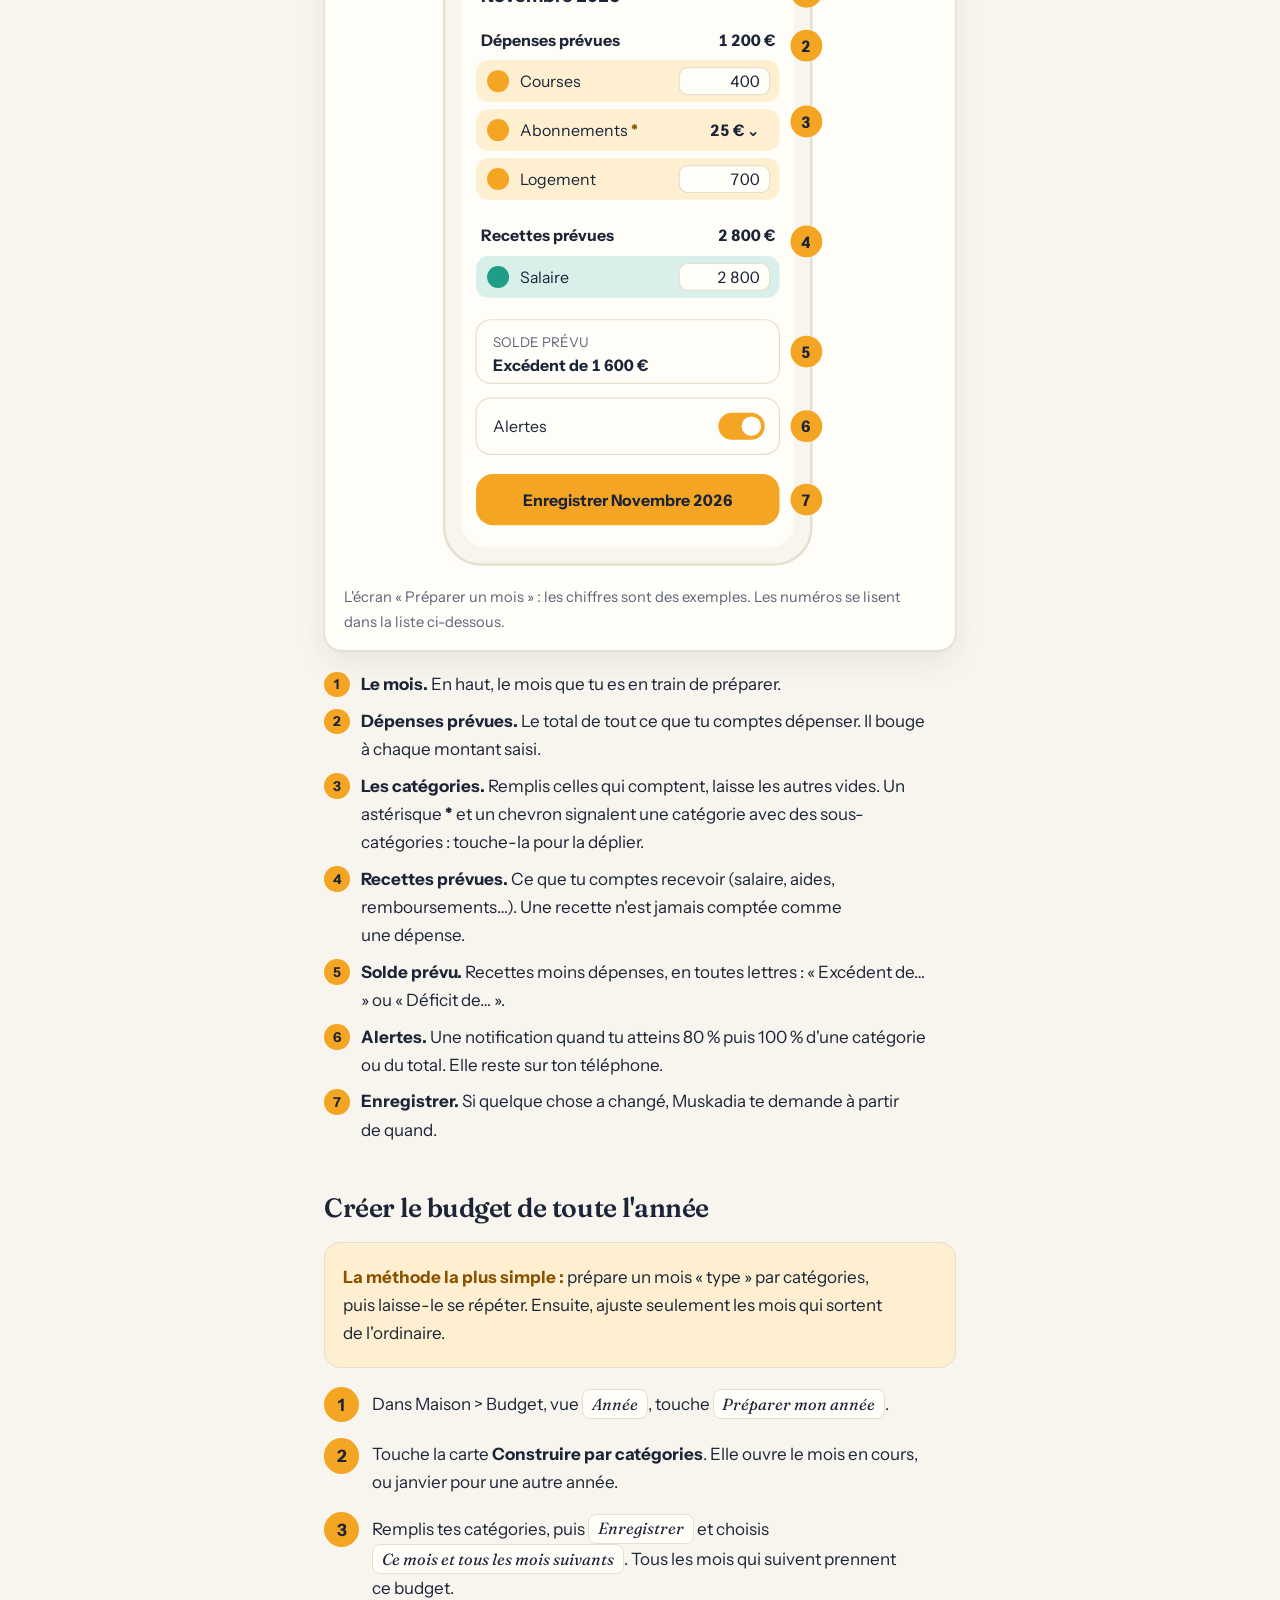
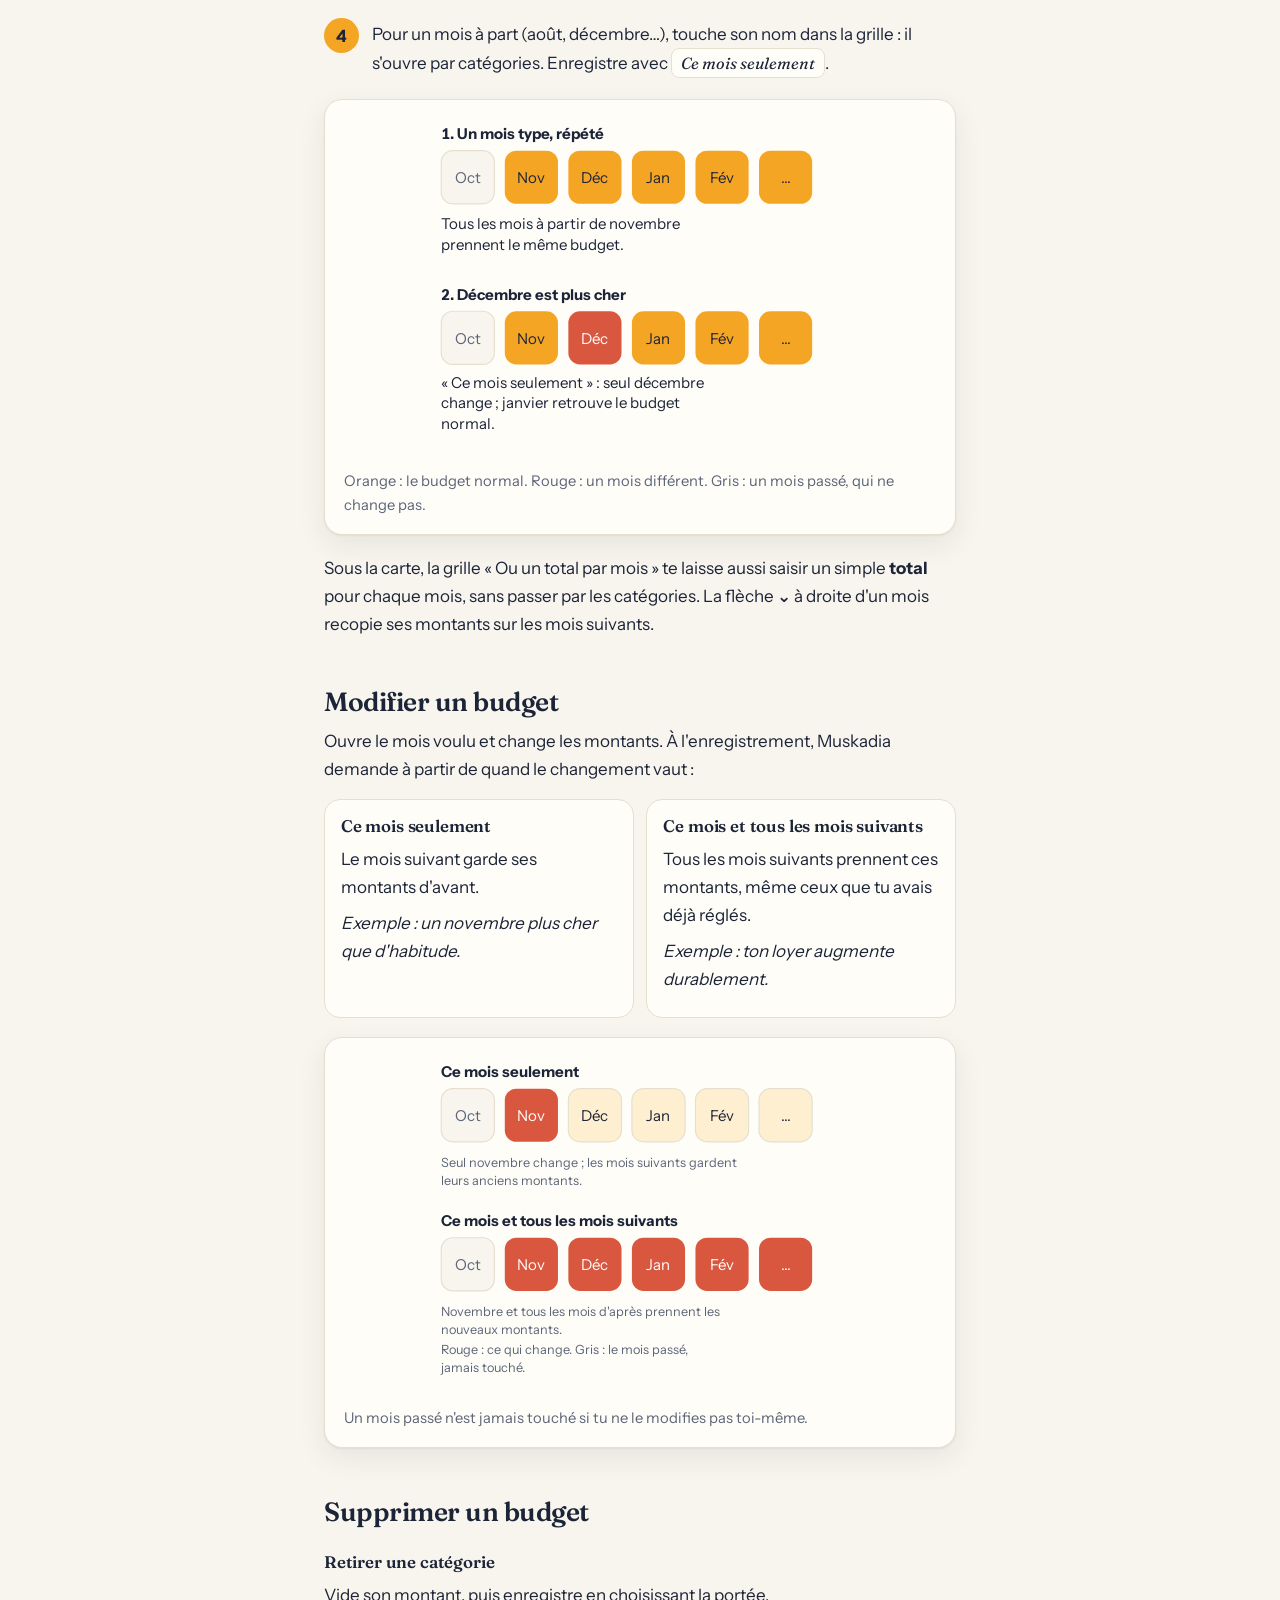
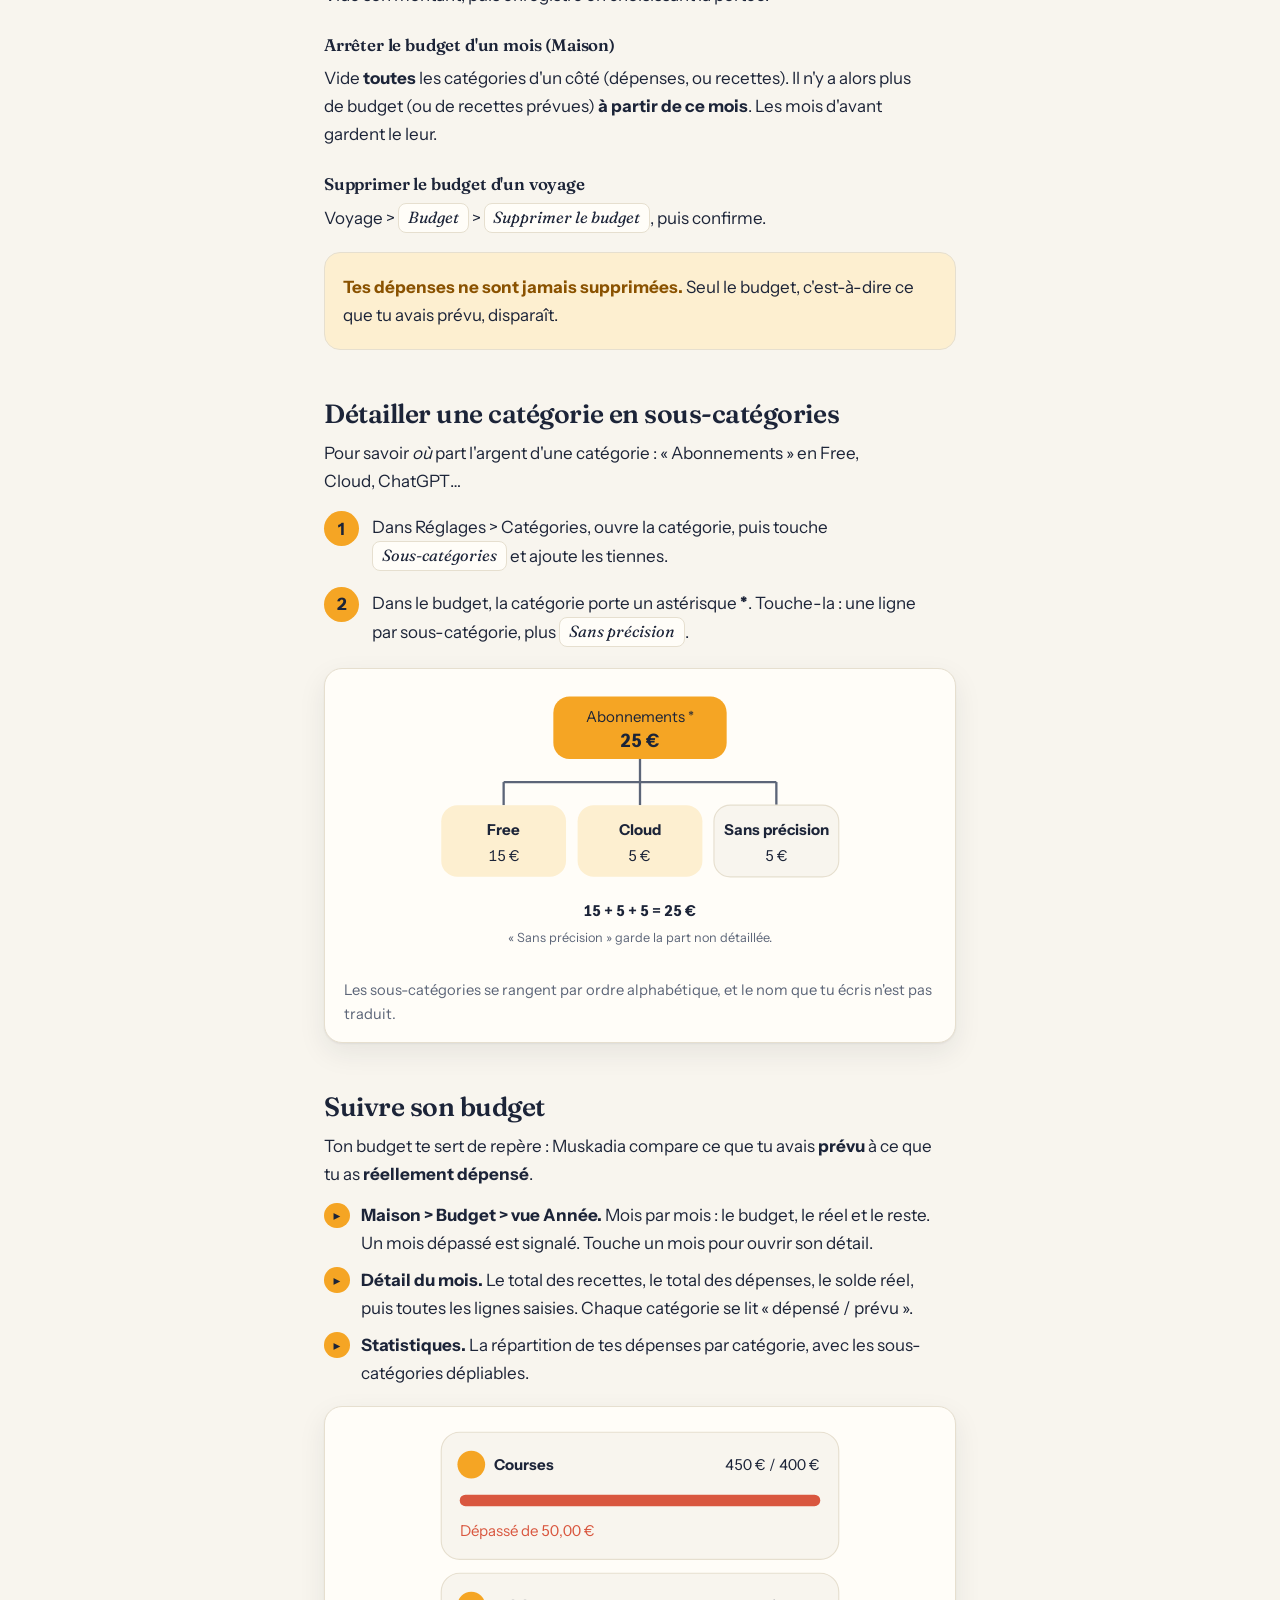
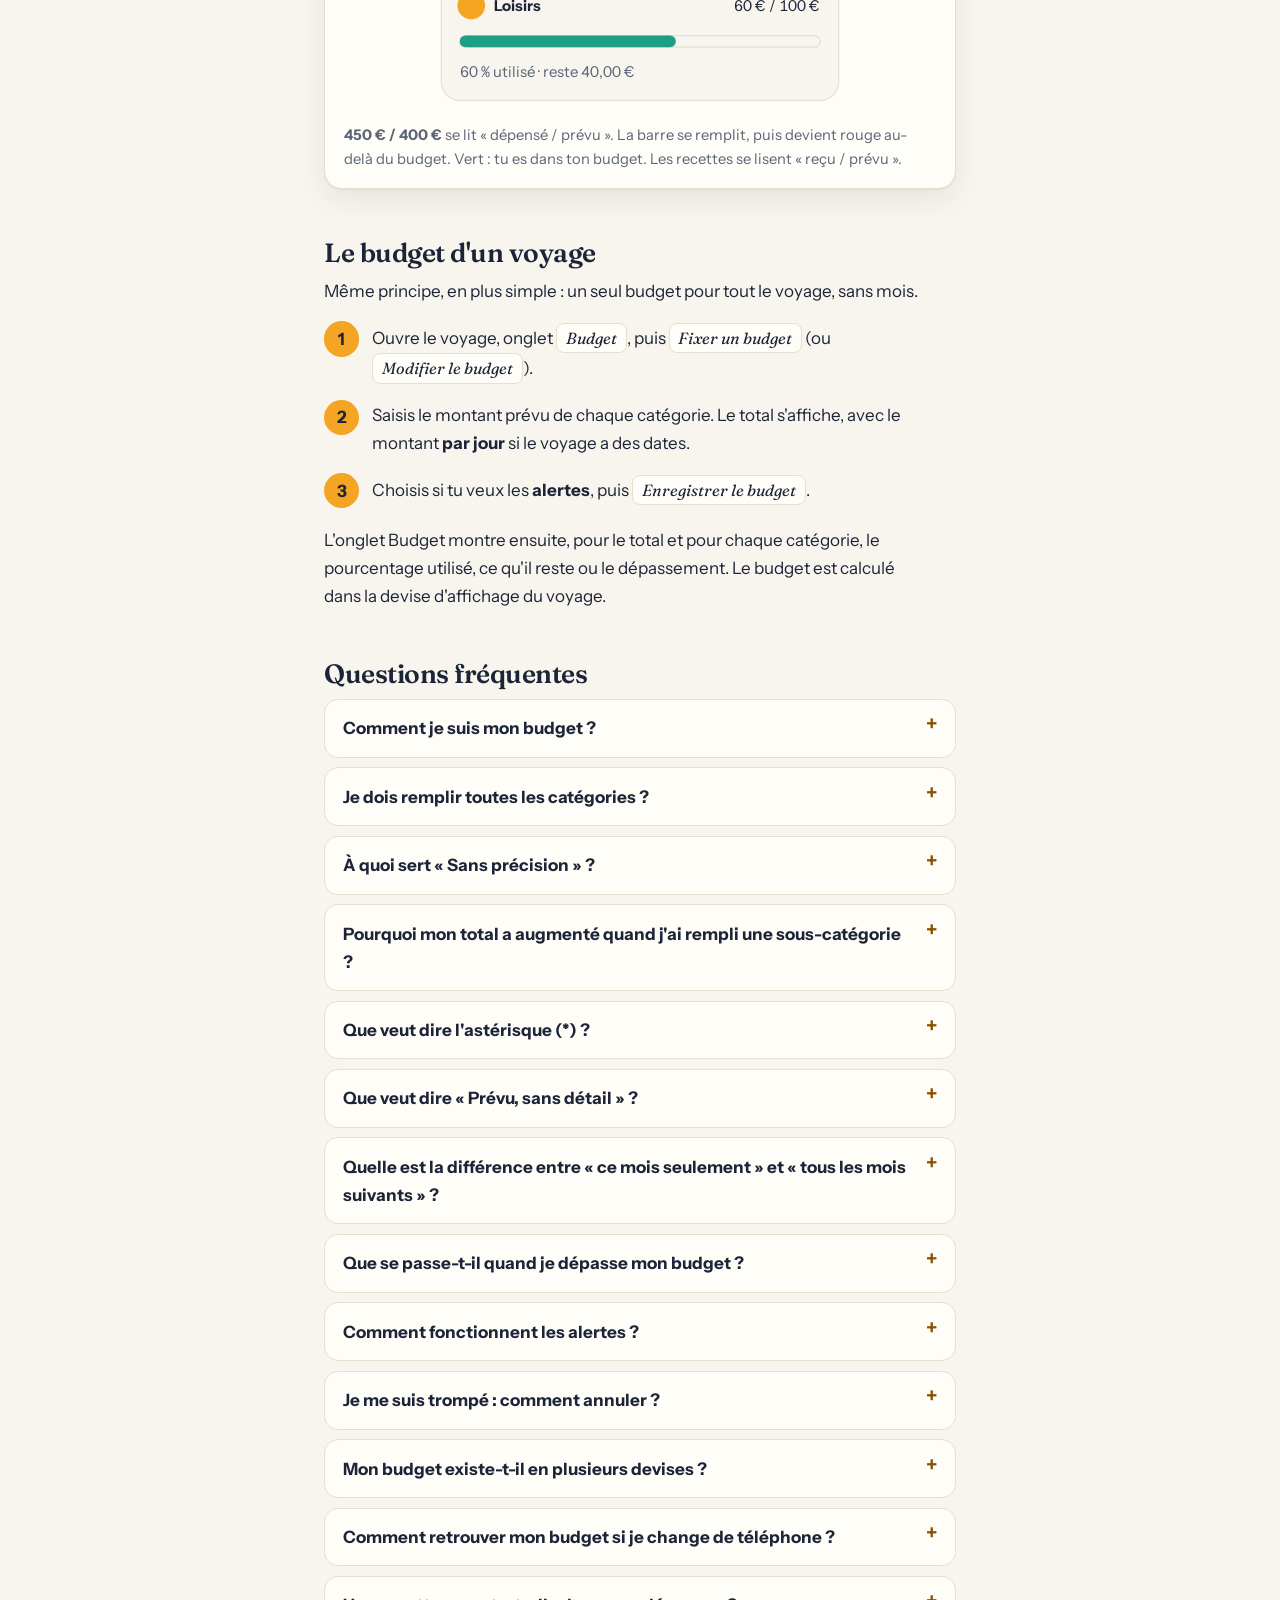
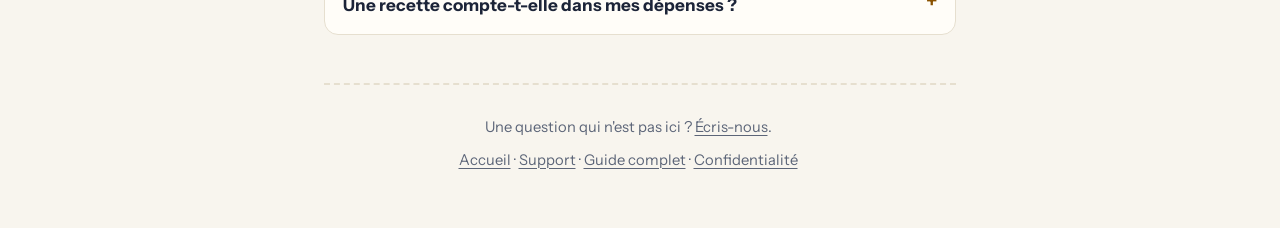
<file: budget.html>
<!doctype html>
<html lang="fr">
<head>
<meta charset="utf-8">
<meta name="viewport" content="width=device-width,initial-scale=1"><meta name="apple-itunes-app" content="app-id=6759218602">
<title>Muskadia – Le budget en images</title><link rel="canonical" href="https://muskadia.fr/budget.html">
<meta name="description" content="Créer, modifier et suivre son budget dans Muskadia, pas à pas et en schémas : un mois, toute l'année, les sous-catégories, et les questions fréquentes.">
<link rel="icon" href="favicon.png">
<link rel="apple-touch-icon" href="icon.png">
<style>
:root{
  --paper:#F8F5EE;--page:#FFFDF8;--line:#E6DFCF;--ink:#1C2438;--ink2:#5C6578;
  --amber:#F5A524;--amber-t:#8A5200;--amber-bg:#FDEFD0;
  --teal:#1E9E86;--teal-t:#0F6B5A;--teal-bg:#D9F0EA;
  --coral:#D9573F;--coral-bg:#FBE3DD;
  --shadow:0 1px 2px rgba(28,36,56,.06),0 10px 28px rgba(28,36,56,.08);
}
:root[data-theme=dark]{
  --paper:#12151F;--page:#1B2030;--line:#2A3045;--ink:#F2EFE6;--ink2:#A3A9B8;
  --amber:#F7B23E;--amber-t:#F7B23E;--amber-bg:#3A2D12;
  --teal:#3DC4A9;--teal-t:#5FD6BE;--teal-bg:#12342E;
  --coral:#F0836E;--coral-bg:#3B1E19;
  --shadow:0 1px 2px rgba(0,0,0,.3),0 10px 28px rgba(0,0,0,.35);
}
@media (prefers-color-scheme:dark){:root:not([data-theme=light]){
  --paper:#12151F;--page:#1B2030;--line:#2A3045;--ink:#F2EFE6;--ink2:#A3A9B8;
  --amber:#F7B23E;--amber-t:#F7B23E;--amber-bg:#3A2D12;
  --teal:#3DC4A9;--teal-t:#5FD6BE;--teal-bg:#12342E;
  --coral:#F0836E;--coral-bg:#3B1E19;
  --shadow:0 1px 2px rgba(0,0,0,.3),0 10px 28px rgba(0,0,0,.35);
}}
*{box-sizing:border-box}
html{-webkit-text-size-adjust:100%;scroll-behavior:smooth}
body{margin:0;background:var(--paper);color:var(--ink);font:17px/1.6 -apple-system,BlinkMacSystemFont,"Segoe UI",system-ui,sans-serif}
main{max-width:42rem;margin:0 auto;padding:2rem 1.25rem 3rem}
a{color:var(--amber-t)}
a:focus-visible,summary:focus-visible{outline:3px solid var(--amber);outline-offset:3px;border-radius:6px}
.back{font-size:.95rem;margin:0 0 1.2rem}
h1{font:700 2.5rem/1.1 "Iowan Old Style","Palatino Linotype",Palatino,Georgia,serif;letter-spacing:-.02em;margin:0 0 .6rem}
h2{font:700 1.65rem/1.2 "Iowan Old Style","Palatino Linotype",Palatino,Georgia,serif;margin:3rem 0 .6rem;scroll-margin-top:1rem}
h3{font-size:1.05rem;margin:1.6rem 0 .3rem}
.lead{color:var(--ink2);font-size:1.1rem;margin:0 0 1.2rem}
p{margin:.5rem 0}
nav.toc{display:flex;flex-wrap:wrap;gap:.5rem;margin:1.4rem 0 0}
nav.toc a{padding:.4rem .85rem;border-radius:999px;background:var(--page);border:1px solid var(--line);text-decoration:none;font-size:.92rem;font-weight:600;color:var(--ink)}
nav.toc a:hover{border-color:var(--amber)}
.idea{margin:1.2rem 0;padding:1rem 1.15rem;border-radius:16px;background:var(--amber-bg);border:1px solid var(--line)}
.idea b{color:var(--amber-t)}
.idea p{margin:.25rem 0}
.fig{margin:1.2rem 0;padding:1rem;border-radius:18px;background:var(--page);border:1px solid var(--line);box-shadow:var(--shadow)}
.fig svg{display:block;width:100%;max-width:26rem;height:auto;margin:0 auto}
.fig figcaption{margin:.7rem .2rem 0;font-size:.92rem;color:var(--ink2)}
ol.steps{list-style:none;counter-reset:s;padding:0;margin:1rem 0}
ol.steps li{counter-increment:s;position:relative;padding:.1rem 0 .1rem 3rem;margin:.9rem 0;min-height:2.3rem}
ol.steps li:before{content:counter(s);position:absolute;left:0;top:0;width:2.2rem;height:2.2rem;border-radius:50%;background:var(--amber);color:#1C2438;font-weight:700;display:flex;align-items:center;justify-content:center}
.tag{display:inline-block;padding:.05rem .55rem;border-radius:8px;background:var(--page);border:1px solid var(--line);font-weight:600;font-size:.95em;max-width:100%;white-space:normal}
.legend{list-style:none;padding:0;margin:.8rem 0 0}
.legend li{display:flex;gap:.7rem;align-items:flex-start;margin:.55rem 0}
.n{flex:none;width:1.6rem;height:1.6rem;border-radius:50%;background:var(--amber);color:#1C2438;font-weight:700;font-size:.85rem;display:flex;align-items:center;justify-content:center;margin-top:.1rem}
details{background:var(--page);border:1px solid var(--line);border-radius:14px;margin:.6rem 0;overflow:hidden}
summary{cursor:pointer;padding:.9rem 1.1rem;font-weight:700;list-style:none;display:flex;justify-content:space-between;gap:1rem}
summary::-webkit-details-marker{display:none}
summary:after{content:"+";color:var(--amber-t);font-size:1.3rem;line-height:1}
details[open] summary:after{content:"–"}
details div{padding:0 1.1rem 1rem;color:var(--ink)}
.compare{display:grid;gap:.8rem;margin:1rem 0}
@media(min-width:34rem){.compare{grid-template-columns:1fr 1fr}}
.compare>div{padding:1rem;border-radius:16px;border:1px solid var(--line);background:var(--page)}
.compare h3{margin-top:0}
footer{margin-top:3rem;padding-top:1.4rem;border-top:2px dashed var(--line);text-align:center;font-size:.92rem;color:var(--ink2)}
footer a{color:var(--ink2)}
/* Couleurs des schémas */
.s-page{fill:var(--page)}.s-paper{fill:var(--paper)}.s-line{stroke:var(--line);fill:none}
.s-amber{fill:var(--amber)}.s-amberbg{fill:var(--amber-bg)}.s-teal{fill:var(--teal)}.s-tealbg{fill:var(--teal-bg)}
.s-coral{fill:var(--coral)}.s-coralbg{fill:var(--coral-bg)}
.s-ink{fill:var(--ink)}.s-ink2{fill:var(--ink2)}.s-stroke{stroke:var(--ink2);fill:none}
.s-arrow{stroke:var(--ink2);stroke-width:2;fill:none;marker-end:url(#ah)}
svg text{font-family:-apple-system,BlinkMacSystemFont,"Segoe UI",system-ui,sans-serif}
.t{font-size:13px}.tb{font-size:13px;font-weight:700}.ts{font-size:11px}.tm{font-size:15px;font-weight:700}
</style>
<link rel="stylesheet" href="theme.css?v=20261024e">
<script src="theme.js"></script>
</head>
<body>
<details class="lang-fixed"><summary aria-label="Changer de langue"><span aria-hidden="true">&#127760;</span> Français</summary><ul><li><a href="budget.html" hreflang="fr" lang="fr" aria-current="true">Français</a></li><li><a href="budget-en.html" hreflang="en" lang="en">English</a></li><li><a href="budget-it.html" hreflang="it" lang="it">Italiano</a></li><li><a href="budget-es.html" hreflang="es" lang="es">Español</a></li><li><a href="budget-pt-BR.html" hreflang="pt-BR" lang="pt-BR">Português (Brasil)</a></li><li><a href="budget-de.html" hreflang="de" lang="de">Deutsch</a></li></ul></details>
<main>
<p class="back"><a href="/">&larr; Accueil</a> · <a href="support.html">Support Muskadia</a> · <a href="guide.html#fr">Guide complet</a></p>
<p class="back"><b>Français</b> · <a href="budget-en.html">English</a> · <a href="budget-it.html">Italiano</a> · <a href="budget-es.html">Español</a> · <a href="budget-pt-BR.html">Português (Brasil)</a> · <a href="budget-de.html">Deutsch</a></p>

<h1>Le budget en images</h1>
<p class="lead">Créer, modifier, supprimer et suivre son budget : un mois, une année, un voyage. Des phrases courtes, des schémas, et une FAQ à la fin.</p>

<nav class="toc" aria-label="Sommaire">
  <a href="#principe">L'idée en 30 secondes</a>
  <a href="#mois">Un mois</a>
  <a href="#annee">Toute l'année</a>
  <a href="#modifier">Modifier</a>
  <a href="#supprimer">Supprimer</a>
  <a href="#sous">Sous-catégories</a>
  <a href="#suivre">Suivre</a>
  <a href="#voyage">Un voyage</a>
  <a href="#faq">FAQ</a>
</nav>

<h2 id="principe">L'idée en 30 secondes</h2>
<div class="idea">
  <p><b>Un budget, c'est une liste de catégories avec un montant prévu pour chacune.</b></p>
  <p>Tu remplis seulement celles qui t'intéressent. Muskadia additionne tout seul : le <b>total</b>, et pour la Maison le <b>solde prévu</b> (recettes prévues moins dépenses prévues).</p>
  <p>Un budget de la Maison <b>se renouvelle chaque mois</b> : tu n'as pas à le recommencer. Tu le changes seulement quand ta situation change.</p>
</div>

<figure class="fig">
<svg viewBox="0 0 360 290" role="img" aria-labelledby="f1t f1d">
<title id="f1t">Un budget, c'est la somme des catégories</title>
<desc id="f1d">Courses 400 euros, Loisirs 100 euros et Logement 700 euros donnent un total de 1200 euros.</desc>
<defs><marker id="ah" viewBox="0 0 10 10" refX="8" refY="5" markerWidth="7" markerHeight="7" orient="auto-start-reverse"><path d="M0,0 L10,5 L0,10 z" fill="var(--ink2)"/></marker></defs>
<g class="t"><rect x="30" y="10" width="300" height="42" rx="12" class="s-amberbg"/><text x="46" y="36" class="tb s-ink">Courses</text><text x="314" y="36" text-anchor="end" class="s-ink">400 €</text>
<rect x="30" y="60" width="300" height="42" rx="12" class="s-amberbg"/><text x="46" y="86" class="tb s-ink">Loisirs</text><text x="314" y="86" text-anchor="end" class="s-ink">100 €</text>
<rect x="30" y="110" width="300" height="42" rx="12" class="s-amberbg"/><text x="46" y="136" class="tb s-ink">Logement</text><text x="314" y="136" text-anchor="end" class="s-ink">700 €</text></g>
<path d="M180 160 V196" class="s-arrow"/><text x="196" y="184" class="ts s-ink2">Muskadia additionne</text>
<rect x="30" y="204" width="300" height="74" rx="18" class="s-amber"/>
<text x="180" y="232" text-anchor="middle" class="t" fill="#1C2438">Budget du mois</text>
<text x="180" y="263" text-anchor="middle" font-size="26" font-weight="700" fill="#1C2438">1 200 €</text>
</svg>
<figcaption>Tu ne saisis jamais le total : il se calcule à partir des catégories.</figcaption>
</figure>

<h2 id="mois">Créer le budget d'un mois</h2>
<p>Pour la <b>Maison</b>. (Le budget d'un voyage a sa propre section plus bas.)</p>
<ol class="steps">
  <li>Ouvre la <b>Maison</b>, puis l'onglet <span class="tag">Budget</span>.</li>
  <li>Touche <span class="tag">Préparer un mois</span> pour le mois suivant, ou <span class="tag">Modifier le budget</span> pour le mois en cours.</li>
  <li>Remplis le montant de chaque catégorie, côté <b>dépenses prévues</b> puis côté <b>recettes prévues</b>.</li>
  <li>Touche <span class="tag">Enregistrer</span>, puis choisis à partir de quand le changement vaut (voir « Modifier »).</li>
</ol>

<figure class="fig">
<svg viewBox="0 0 340 520" role="img" aria-labelledby="f2t f2d">
<title id="f2t">L'écran Préparer un mois, zone par zone</title>
<desc id="f2d">Sept zones numérotées : le mois, les dépenses prévues, une catégorie, les recettes prévues, le solde prévu, les alertes et le bouton Enregistrer.</desc>
<rect x="10" y="8" width="300" height="504" rx="30" class="s-paper" stroke="var(--line)" stroke-width="2"/>
<rect x="24" y="22" width="272" height="476" rx="20" class="s-page"/>
<text x="40" y="52" class="tm s-ink">Novembre 2026</text>
<text x="40" y="88" class="tb s-ink">Dépenses prévues</text><text x="280" y="88" text-anchor="end" class="tb s-ink">1 200 €</text>
<g><rect x="36" y="100" width="248" height="34" rx="10" class="s-amberbg"/><circle cx="54" cy="117" r="9" class="s-amber"/><text x="72" y="122" class="t s-ink">Courses</text><rect x="202" y="106" width="74" height="22" rx="7" class="s-page" stroke="var(--line)"/><text x="268" y="122" text-anchor="end" class="t s-ink">400</text></g>
<g><rect x="36" y="140" width="248" height="34" rx="10" class="s-amberbg"/><circle cx="54" cy="157" r="9" class="s-amber"/><text x="72" y="162" class="t s-ink">Abonnements <tspan fill="var(--amber-t)" font-weight="700">*</tspan></text><text x="268" y="162" text-anchor="end" class="tb s-ink">25 € ⌄</text></g>
<g><rect x="36" y="180" width="248" height="34" rx="10" class="s-amberbg"/><circle cx="54" cy="197" r="9" class="s-amber"/><text x="72" y="202" class="t s-ink">Logement</text><rect x="202" y="186" width="74" height="22" rx="7" class="s-page" stroke="var(--line)"/><text x="268" y="202" text-anchor="end" class="t s-ink">700</text></g>
<text x="40" y="248" class="tb s-ink">Recettes prévues</text><text x="280" y="248" text-anchor="end" class="tb s-ink">2 800 €</text>
<g><rect x="36" y="260" width="248" height="34" rx="10" class="s-tealbg"/><circle cx="54" cy="277" r="9" class="s-teal"/><text x="72" y="282" class="t s-ink">Salaire</text><rect x="202" y="266" width="74" height="22" rx="7" class="s-page" stroke="var(--line)"/><text x="268" y="282" text-anchor="end" class="t s-ink">2 800</text></g>
<rect x="36" y="312" width="248" height="52" rx="12" class="s-page" stroke="var(--line)"/><text x="50" y="334" class="ts s-ink2">SOLDE PRÉVU</text><text x="50" y="354" class="tb s-ink">Excédent de 1 600 €</text>
<rect x="36" y="376" width="248" height="46" rx="12" class="s-page" stroke="var(--line)"/><text x="50" y="404" class="t s-ink">Alertes</text><rect x="234" y="388" width="38" height="22" rx="11" class="s-amber"/><circle cx="261" cy="399" r="8" fill="#fff"/>
<rect x="36" y="438" width="248" height="42" rx="14" class="s-amber"/><text x="160" y="464" text-anchor="middle" class="tb" fill="#1C2438">Enregistrer Novembre 2026</text>
<g font-weight="700" font-size="13" fill="#1C2438" text-anchor="middle">
<circle cx="306" cy="44" r="13" class="s-amber"/><text x="306" y="49">1</text>
<circle cx="306" cy="88" r="13" class="s-amber"/><text x="306" y="93">2</text>
<circle cx="306" cy="150" r="13" class="s-amber"/><text x="306" y="155">3</text>
<circle cx="306" cy="248" r="13" class="s-amber"/><text x="306" y="253">4</text>
<circle cx="306" cy="338" r="13" class="s-amber"/><text x="306" y="343">5</text>
<circle cx="306" cy="399" r="13" class="s-amber"/><text x="306" y="404">6</text>
<circle cx="306" cy="459" r="13" class="s-amber"/><text x="306" y="464">7</text>
</g>
</svg>
<figcaption>L'écran « Préparer un mois » : les chiffres sont des exemples. Les numéros se lisent dans la liste ci-dessous.</figcaption>
</figure>

<ul class="legend">
  <li><span class="n">1</span><span><b>Le mois.</b> En haut, le mois que tu es en train de préparer.</span></li>
  <li><span class="n">2</span><span><b>Dépenses prévues.</b> Le total de tout ce que tu comptes dépenser. Il bouge à chaque montant saisi.</span></li>
  <li><span class="n">3</span><span><b>Les catégories.</b> Remplis celles qui comptent, laisse les autres vides. Un astérisque <b>*</b> et un chevron signalent une catégorie avec des sous-catégories : touche-la pour la déplier.</span></li>
  <li><span class="n">4</span><span><b>Recettes prévues.</b> Ce que tu comptes recevoir (salaire, aides, remboursements…). Une recette n'est jamais comptée comme une dépense.</span></li>
  <li><span class="n">5</span><span><b>Solde prévu.</b> Recettes moins dépenses, en toutes lettres : « Excédent de… » ou « Déficit de… ».</span></li>
  <li><span class="n">6</span><span><b>Alertes.</b> Une notification quand tu atteins 80 % puis 100 % d'une catégorie ou du total. Elle reste sur ton téléphone.</span></li>
  <li><span class="n">7</span><span><b>Enregistrer.</b> Si quelque chose a changé, Muskadia te demande à partir de quand.</span></li>
</ul>

<h2 id="annee">Créer le budget de toute l'année</h2>
<div class="idea">
  <p><b>La méthode la plus simple :</b> prépare un mois « type » par catégories, puis laisse-le se répéter. Ensuite, ajuste seulement les mois qui sortent de l'ordinaire.</p>
</div>
<ol class="steps">
  <li>Dans Maison &gt; Budget, vue <span class="tag">Année</span>, touche <span class="tag">Préparer mon année</span>.</li>
  <li>Touche la carte <b>Construire par catégories</b>. Elle ouvre le mois en cours, ou janvier pour une autre année.</li>
  <li>Remplis tes catégories, puis <span class="tag">Enregistrer</span> et choisis <span class="tag">Ce mois et tous les mois suivants</span>. Tous les mois qui suivent prennent ce budget.</li>
  <li>Pour un mois à part (août, décembre…), touche son nom dans la grille : il s'ouvre par catégories. Enregistre avec <span class="tag">Ce mois seulement</span>.</li>
</ol>

<figure class="fig">
<svg viewBox="0 0 360 296" role="img" aria-labelledby="f3t f3d">
<title id="f3t">Construire l'année en trois temps</title>
<desc id="f3d">Un mois type enregistré pour tous les mois suivants, puis un ajustement pour décembre seul.</desc>
<text x="8" y="20" class="tb s-ink">1. Un mois type, répété</text>
<rect x="8" y="30" width="46" height="46" rx="10" class="s-paper" stroke="var(--line)"/><text x="31" y="58" text-anchor="middle" class="t s-ink2">Oct</text><rect x="63" y="30" width="46" height="46" rx="10" class="s-amber"/><text x="86" y="58" text-anchor="middle" class="t " fill="#1C2438">Nov</text><rect x="118" y="30" width="46" height="46" rx="10" class="s-amber"/><text x="141" y="58" text-anchor="middle" class="t " fill="#1C2438">Déc</text><rect x="173" y="30" width="46" height="46" rx="10" class="s-amber"/><text x="196" y="58" text-anchor="middle" class="t " fill="#1C2438">Jan</text><rect x="228" y="30" width="46" height="46" rx="10" class="s-amber"/><text x="251" y="58" text-anchor="middle" class="t " fill="#1C2438">Fév</text><rect x="283" y="30" width="46" height="46" rx="10" class="s-amber"/><text x="306" y="58" text-anchor="middle" class="t " fill="#1C2438">…</text>
<text x="8" y="98" class="t s-ink">Tous les mois à partir de novembre</text><text x="8" y="116" class="t s-ink">prennent le même budget.</text>
<text x="8" y="159" class="tb s-ink">2. Décembre est plus cher</text>
<rect x="8" y="169" width="46" height="46" rx="10" class="s-paper" stroke="var(--line)"/><text x="31" y="197" text-anchor="middle" class="t s-ink2">Oct</text><rect x="63" y="169" width="46" height="46" rx="10" class="s-amber"/><text x="86" y="197" text-anchor="middle" class="t " fill="#1C2438">Nov</text><rect x="118" y="169" width="46" height="46" rx="10" class="s-coral"/><text x="141" y="197" text-anchor="middle" class="t " fill="#fff">Déc</text><rect x="173" y="169" width="46" height="46" rx="10" class="s-amber"/><text x="196" y="197" text-anchor="middle" class="t " fill="#1C2438">Jan</text><rect x="228" y="169" width="46" height="46" rx="10" class="s-amber"/><text x="251" y="197" text-anchor="middle" class="t " fill="#1C2438">Fév</text><rect x="283" y="169" width="46" height="46" rx="10" class="s-amber"/><text x="306" y="197" text-anchor="middle" class="t " fill="#1C2438">…</text>
<text x="8" y="235" class="t s-ink">« Ce mois seulement » : seul décembre</text><text x="8" y="253" class="t s-ink">change ; janvier retrouve le budget</text><text x="8" y="271" class="t s-ink">normal.</text>
</svg>
<figcaption>Orange : le budget normal. Rouge : un mois différent. Gris : un mois passé, qui ne change pas.</figcaption>
</figure>

<p>Sous la carte, la grille « Ou un total par mois » te laisse aussi saisir un simple <b>total</b> pour chaque mois, sans passer par les catégories. La flèche <b>⌄</b> à droite d'un mois recopie ses montants sur les mois suivants.</p>

<h2 id="modifier">Modifier un budget</h2>
<p>Ouvre le mois voulu et change les montants. À l'enregistrement, Muskadia demande à partir de quand le changement vaut :</p>

<div class="compare">
  <div>
    <h3>Ce mois seulement</h3>
    <p>Le mois suivant garde ses montants d'avant.</p>
    <p><i>Exemple : un novembre plus cher que d'habitude.</i></p>
  </div>
  <div>
    <h3>Ce mois et tous les mois suivants</h3>
    <p>Tous les mois suivants prennent ces montants, même ceux que tu avais déjà réglés.</p>
    <p><i>Exemple : ton loyer augmente durablement.</i></p>
  </div>
</div>

<figure class="fig">
<svg viewBox="0 0 360 295" role="img" aria-labelledby="f4t f4d">
<title id="f4t">Ce mois seulement, ou tous les mois suivants</title>
<desc id="f4d">Avec ce mois seulement, seul novembre change. Avec tous les mois suivants, novembre et tous les mois après changent.</desc>
<text x="8" y="20" class="tb s-ink">Ce mois seulement</text>
<rect x="8" y="30" width="46" height="46" rx="10" class="s-paper" stroke="var(--line)"/><text x="31" y="58" text-anchor="middle" class="t s-ink2">Oct</text><rect x="63" y="30" width="46" height="46" rx="10" class="s-coral"/><text x="86" y="58" text-anchor="middle" class="t " fill="#fff">Nov</text><rect x="118" y="30" width="46" height="46" rx="10" class="s-amberbg" stroke="var(--line)"/><text x="141" y="58" text-anchor="middle" class="t s-ink">Déc</text><rect x="173" y="30" width="46" height="46" rx="10" class="s-amberbg" stroke="var(--line)"/><text x="196" y="58" text-anchor="middle" class="t s-ink">Jan</text><rect x="228" y="30" width="46" height="46" rx="10" class="s-amberbg" stroke="var(--line)"/><text x="251" y="58" text-anchor="middle" class="t s-ink">Fév</text><rect x="283" y="30" width="46" height="46" rx="10" class="s-amberbg" stroke="var(--line)"/><text x="306" y="58" text-anchor="middle" class="t s-ink">…</text>
<text x="8" y="98" class="ts s-ink2">Seul novembre change ; les mois suivants gardent</text><text x="8" y="113" class="ts s-ink2">leurs anciens montants.</text>
<text x="8" y="149" class="tb s-ink">Ce mois et tous les mois suivants</text>
<rect x="8" y="159" width="46" height="46" rx="10" class="s-paper" stroke="var(--line)"/><text x="31" y="187" text-anchor="middle" class="t s-ink2">Oct</text><rect x="63" y="159" width="46" height="46" rx="10" class="s-coral"/><text x="86" y="187" text-anchor="middle" class="t " fill="#fff">Nov</text><rect x="118" y="159" width="46" height="46" rx="10" class="s-coral"/><text x="141" y="187" text-anchor="middle" class="t " fill="#fff">Déc</text><rect x="173" y="159" width="46" height="46" rx="10" class="s-coral"/><text x="196" y="187" text-anchor="middle" class="t " fill="#fff">Jan</text><rect x="228" y="159" width="46" height="46" rx="10" class="s-coral"/><text x="251" y="187" text-anchor="middle" class="t " fill="#fff">Fév</text><rect x="283" y="159" width="46" height="46" rx="10" class="s-coral"/><text x="306" y="187" text-anchor="middle" class="t " fill="#fff">…</text>
<text x="8" y="227" class="ts s-ink2">Novembre et tous les mois d'après prennent les</text><text x="8" y="242" class="ts s-ink2">nouveaux montants.</text><text x="8" y="260" class="ts s-ink2">Rouge : ce qui change. Gris : le mois passé,</text><text x="8" y="275" class="ts s-ink2">jamais touché.</text>
</svg>
<figcaption>Un mois passé n'est jamais touché si tu ne le modifies pas toi-même.</figcaption>
</figure>

<h2 id="supprimer">Supprimer un budget</h2>
<h3>Retirer une catégorie</h3>
<p>Vide son montant, puis enregistre en choisissant la portée.</p>
<h3>Arrêter le budget d'un mois (Maison)</h3>
<p>Vide <b>toutes</b> les catégories d'un côté (dépenses, ou recettes). Il n'y a alors plus de budget (ou de recettes prévues) <b>à partir de ce mois</b>. Les mois d'avant gardent le leur.</p>
<h3>Supprimer le budget d'un voyage</h3>
<p>Voyage &gt; <span class="tag">Budget</span> &gt; <span class="tag">Supprimer le budget</span>, puis confirme.</p>
<div class="idea"><p><b>Tes dépenses ne sont jamais supprimées.</b> Seul le budget, c'est-à-dire ce que tu avais prévu, disparaît.</p></div>

<h2 id="sous">Détailler une catégorie en sous-catégories</h2>
<p>Pour savoir <i>où</i> part l'argent d'une catégorie : « Abonnements » en Free, Cloud, ChatGPT…</p>
<ol class="steps">
  <li>Dans Réglages &gt; Catégories, ouvre la catégorie, puis touche <span class="tag">Sous-catégories</span> et ajoute les tiennes.</li>
  <li>Dans le budget, la catégorie porte un astérisque <b>*</b>. Touche-la : une ligne par sous-catégorie, plus <span class="tag">Sans précision</span>.</li>
</ol>

<figure class="fig">
<svg viewBox="0 0 360 244" role="img" aria-labelledby="f5t f5d">
<title id="f5t">Le montant d'une catégorie est la somme de ses lignes</title>
<desc id="f5d">Abonnements 25 euros est égal à Free 15 plus Cloud 5 plus Sans précision 5.</desc>
<rect x="105" y="10" width="150" height="54" rx="14" class="s-amber"/>
<text x="180" y="32" text-anchor="middle" class="t" fill="#1C2438">Abonnements *</text><text x="180" y="54" text-anchor="middle" font-size="16" font-weight="700" fill="#1C2438">25 €</text>
<g class="s-stroke" stroke-width="2"><path d="M180 64 V84"/><path d="M62 84 H298"/><path d="M62 84 V104"/><path d="M180 84 V104"/><path d="M298 84 V104"/></g>
<rect x="8" y="104" width="108" height="62" rx="14" class="s-amberbg"/><text x="62" y="130" text-anchor="middle" class="tb s-ink">Free</text><text x="62" y="152" text-anchor="middle" class="t s-ink">15 €</text>
<rect x="126" y="104" width="108" height="62" rx="14" class="s-amberbg"/><text x="180" y="130" text-anchor="middle" class="tb s-ink">Cloud</text><text x="180" y="152" text-anchor="middle" class="t s-ink">5 €</text>
<rect x="244" y="104" width="108" height="62" rx="14" class="s-paper" stroke="var(--line)"/><text x="298" y="130" text-anchor="middle" class="tb s-ink" font-size="12">Sans précision</text><text x="298" y="152" text-anchor="middle" class="t s-ink">5 €</text>
<text x="180" y="200" text-anchor="middle" class="tb s-ink">15 + 5 + 5 = 25 €</text>
<text x="180" text-anchor="middle" y="222" class="ts s-ink2">« Sans précision » garde la part non détaillée.</text>
</svg>
<figcaption>Les sous-catégories se rangent par ordre alphabétique, et le nom que tu écris n'est pas traduit.</figcaption>
</figure>

<h2 id="suivre">Suivre son budget</h2>
<p>Ton budget te sert de repère : Muskadia compare ce que tu avais <b>prévu</b> à ce que tu as <b>réellement dépensé</b>.</p>
<ul class="legend">
  <li><span class="n">▸</span><span><b>Maison &gt; Budget &gt; vue Année.</b> Mois par mois : le budget, le réel et le reste. Un mois dépassé est signalé. Touche un mois pour ouvrir son détail.</span></li>
  <li><span class="n">▸</span><span><b>Détail du mois.</b> Le total des recettes, le total des dépenses, le solde réel, puis toutes les lignes saisies. Chaque catégorie se lit « dépensé / prévu ».</span></li>
  <li><span class="n">▸</span><span><b>Statistiques.</b> La répartition de tes dépenses par catégorie, avec les sous-catégories dépliables.</span></li>
</ul>

<figure class="fig">
<svg viewBox="0 0 360 250" role="img" aria-labelledby="f6t f6d">
<title id="f6t">Lire une ligne du Détail du mois</title>
<desc id="f6d">Courses : 450 euros dépensés sur 400 prévus, barre pleine, dépassé de 50 euros. Loisirs : 60 euros sur 100, 60 pour cent utilisé.</desc>
<rect x="8" y="8" width="344" height="110" rx="16" class="s-paper" stroke="var(--line)"/>
<circle cx="34" cy="36" r="12" class="s-amber"/><text x="54" y="41" class="tb s-ink">Courses</text><text x="336" y="41" text-anchor="end" class="t s-ink">450 € / 400 €</text>
<rect x="24" y="62" width="312" height="10" rx="5" class="s-coral"/>
<text x="24" y="98" class="t" fill="var(--coral)">Dépassé de 50,00 €</text>
<rect x="8" y="130" width="344" height="110" rx="16" class="s-paper" stroke="var(--line)"/>
<circle cx="34" cy="158" r="12" class="s-amber"/><text x="54" y="163" class="tb s-ink">Loisirs</text><text x="336" y="163" text-anchor="end" class="t s-ink">60 € / 100 €</text>
<rect x="24" y="184" width="312" height="10" rx="5" class="s-line" stroke-width="1"/><rect x="24" y="184" width="187" height="10" rx="5" class="s-teal"/>
<text x="24" y="220" class="t s-ink2">60 % utilisé · reste 40,00 €</text>
</svg>
<figcaption><b>450 € / 400 €</b> se lit « dépensé / prévu ». La barre se remplit, puis devient rouge au-delà du budget. Vert : tu es dans ton budget. Les recettes se lisent « reçu / prévu ».</figcaption>
</figure>

<h2 id="voyage">Le budget d'un voyage</h2>
<p>Même principe, en plus simple : un seul budget pour tout le voyage, sans mois.</p>
<ol class="steps">
  <li>Ouvre le voyage, onglet <span class="tag">Budget</span>, puis <span class="tag">Fixer un budget</span> (ou <span class="tag">Modifier le budget</span>).</li>
  <li>Saisis le montant prévu de chaque catégorie. Le total s'affiche, avec le montant <b>par jour</b> si le voyage a des dates.</li>
  <li>Choisis si tu veux les <b>alertes</b>, puis <span class="tag">Enregistrer le budget</span>.</li>
</ol>
<p>L'onglet Budget montre ensuite, pour le total et pour chaque catégorie, le pourcentage utilisé, ce qu'il reste ou le dépassement. Le budget est calculé dans la devise d'affichage du voyage.</p>

<h2 id="faq">Questions fréquentes</h2>

<details><summary>Comment je suis mon budget ?</summary><div>
<p>Pour la Maison : onglet <b>Budget</b> &gt; vue <b>Année</b> pour voir chaque mois, puis touche un mois pour son <b>Détail</b> (réel contre prévu, catégorie par catégorie). Pour un voyage : onglet <b>Budget</b> du voyage. Les <b>Statistiques</b> montrent la répartition de tes dépenses.</p>
</div></details>

<details><summary>Je dois remplir toutes les catégories ?</summary><div>
<p>Non. Remplis seulement celles qui t'intéressent. Une catégorie sans montant n'a simplement pas de budget.</p>
</div></details>

<details><summary>À quoi sert « Sans précision » ?</summary><div>
<p>C'est la part d'une catégorie que tu ne détailles pas en sous-catégories. Par exemple, Abonnements 25 € dont Free 15 € : les 10 € restants sont « Sans précision ». Dans les listes de dépenses, ce sont aussi les dépenses saisies sans sous-catégorie.</p>
</div></details>

<details><summary>Pourquoi mon total a augmenté quand j'ai rempli une sous-catégorie ?</summary><div>
<p>Parce que le montant d'une catégorie est la <b>somme de ses lignes</b>. Si ton budget existait déjà, son montant est entièrement dans « Sans précision ». Pour le répartir sans changer le total, <b>baisse « Sans précision »</b> d'autant que tu ajoutes aux sous-catégories.</p>
</div></details>

<details><summary>Que veut dire l'astérisque (*) ?</summary><div>
<p>La catégorie a des sous-catégories. Touche-la pour la déplier.</p>
</div></details>

<details><summary>Que veut dire « Prévu, sans détail » ?</summary><div>
<p>C'est la part d'un ancien budget saisi avant les catégories : elle compte dans le total, mais n'est rattachée à aucune catégorie. Tu peux la répartir en ouvrant le mois avec « Préparer ce mois ».</p>
</div></details>

<details><summary>Quelle est la différence entre « ce mois seulement » et « tous les mois suivants » ?</summary><div>
<p>« Ce mois seulement » ne change que le mois ouvert : le suivant garde ses montants. « Tous les mois suivants » change ce mois et tous ceux d'après, même ceux déjà réglés. Les mois passés ne bougent jamais.</p>
</div></details>

<details><summary>Que se passe-t-il quand je dépasse mon budget ?</summary><div>
<p>Rien n'est bloqué : tu peux continuer à saisir. La barre devient rouge, la ligne indique « Dépassé de… », et si les alertes sont actives, une notification t'a prévenu à 80 % puis à 100 %.</p>
</div></details>

<details><summary>Comment fonctionnent les alertes ?</summary><div>
<p>Une notification à 80 % puis à 100 % du budget, pour le total et pour chaque catégorie, une seule fois par seuil. Elles sont créées sur ton téléphone, rien ne passe par internet. Si tu refuses les notifications, le suivi reste visible dans l'app. Tu règles les alertes en bas de l'écran du budget.</p>
</div></details>

<details><summary>Je me suis trompé : comment annuler ?</summary><div>
<p>Rouvre le mois, remets les bons montants et enregistre. Si tu veux retrouver le budget d'avant sur tous les mois, choisis « Ce mois et tous les mois suivants ». Tes dépenses ne sont jamais touchées.</p>
</div></details>

<details><summary>Mon budget existe-t-il en plusieurs devises ?</summary><div>
<p>Le budget est dans une seule devise : celle d'affichage de la Maison ou du voyage. Une dépense en devise étrangère est convertie au taux du jour de la saisie, puis comptée dans le budget.</p>
</div></details>

<details><summary>Comment retrouver mon budget si je change de téléphone ?</summary><div>
<p>Dans Réglages &gt; Exporter, crée une <b>sauvegarde</b> : elle contient aussi tes budgets et tes sous-catégories. Restaure-la sur le nouveau téléphone.</p>
</div></details>

<details><summary>Une recette compte-t-elle dans mes dépenses ?</summary><div>
<p>Jamais. Les recettes (salaire, aides, remboursements) servent seulement au solde : recettes moins dépenses.</p>
</div></details>

<footer>
  <p>Une question qui n'est pas ici ? <a href="mailto:mailokcool@gmail.com">Écris-nous</a>.</p>
  <p><a href="/">Accueil</a> · <a href="support.html">Support</a> · <a href="guide.html#fr">Guide complet</a> · <a href="privacy.html#fr">Confidentialité</a></p>
</footer>
</main>
</body>
</html>
</file>
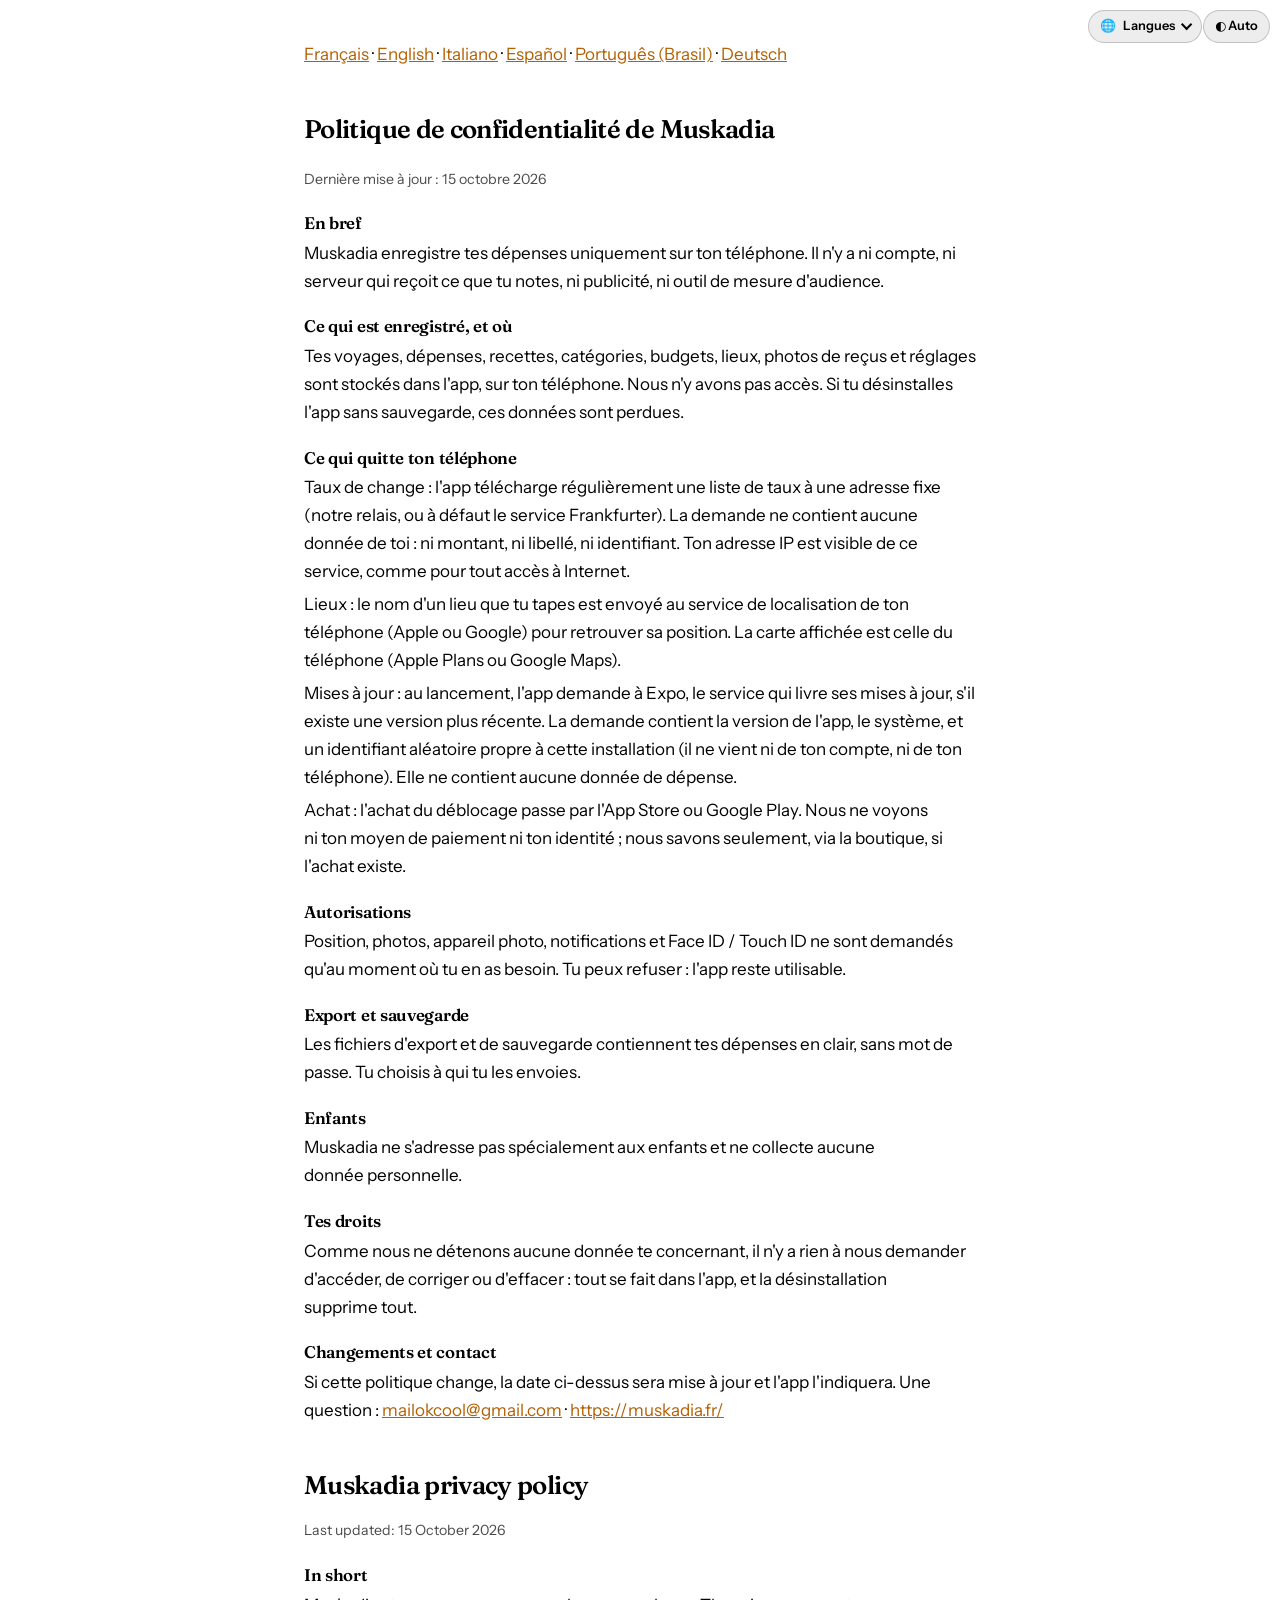
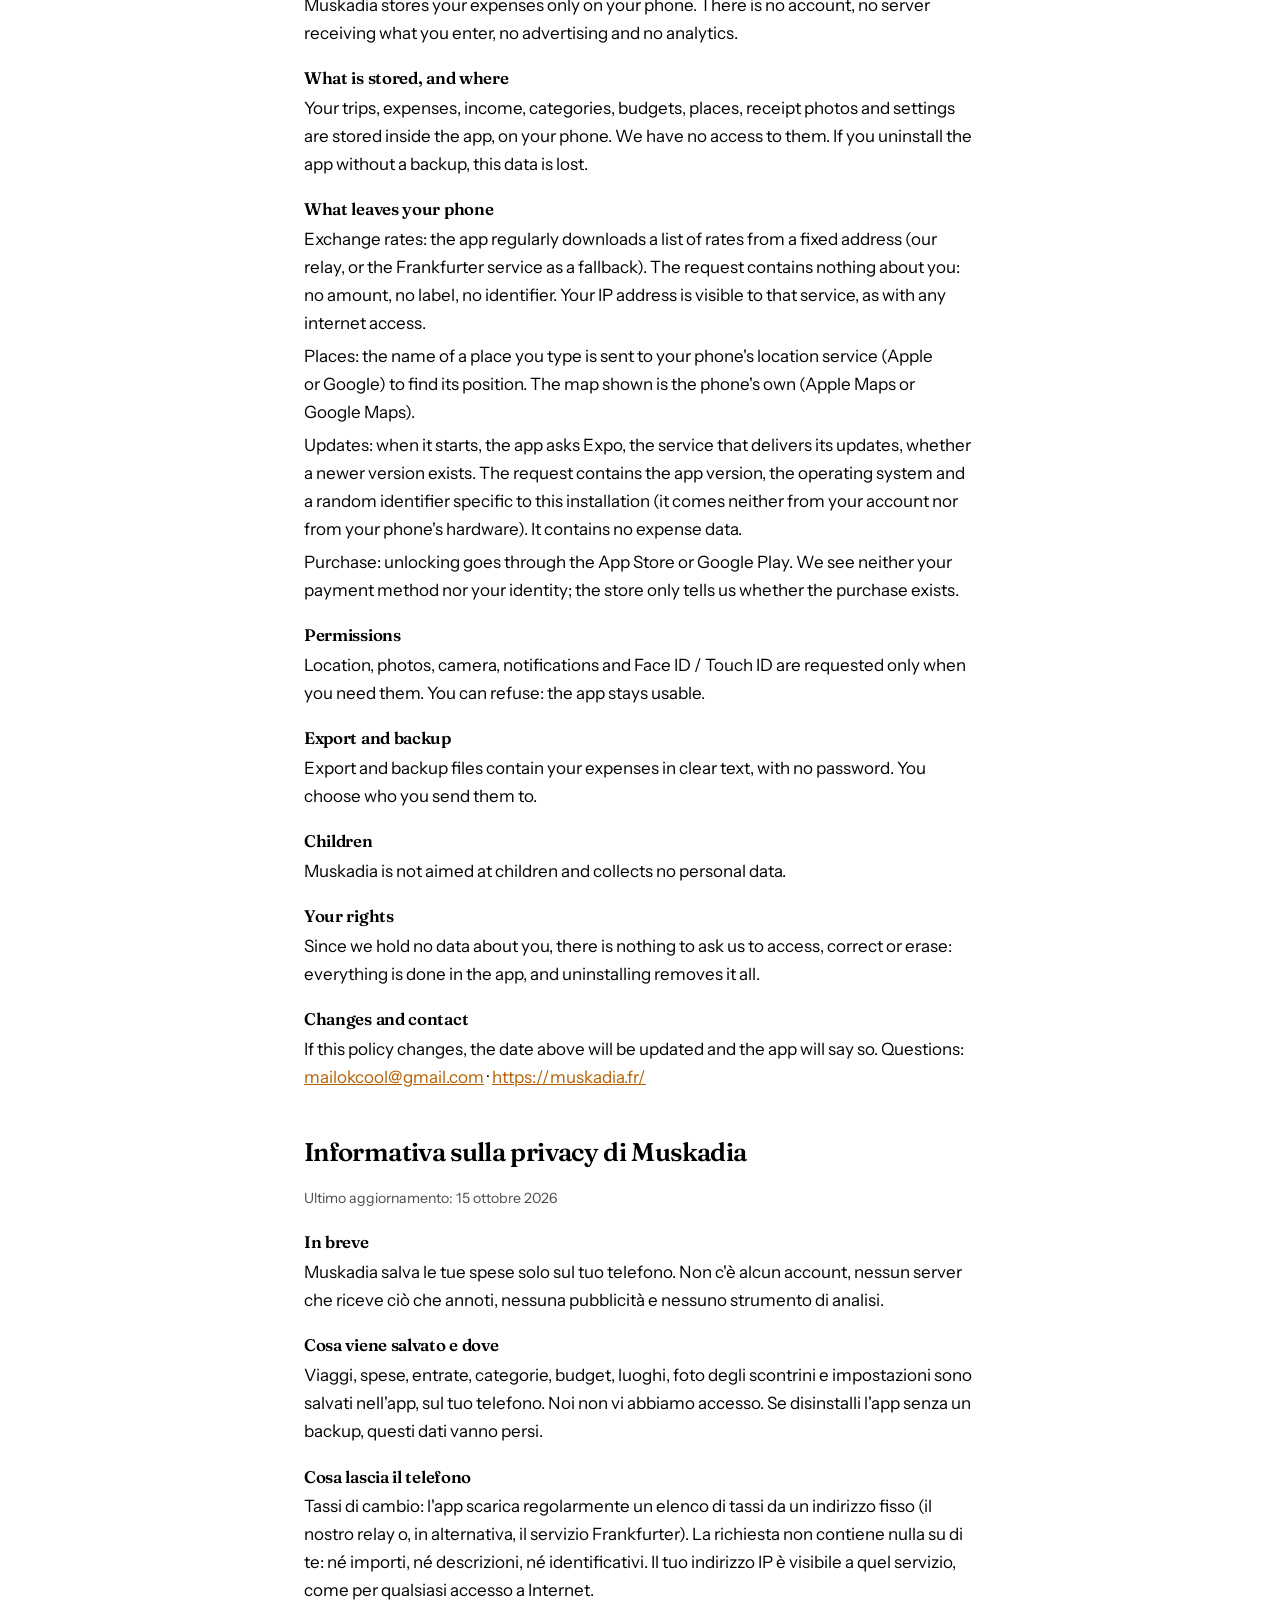
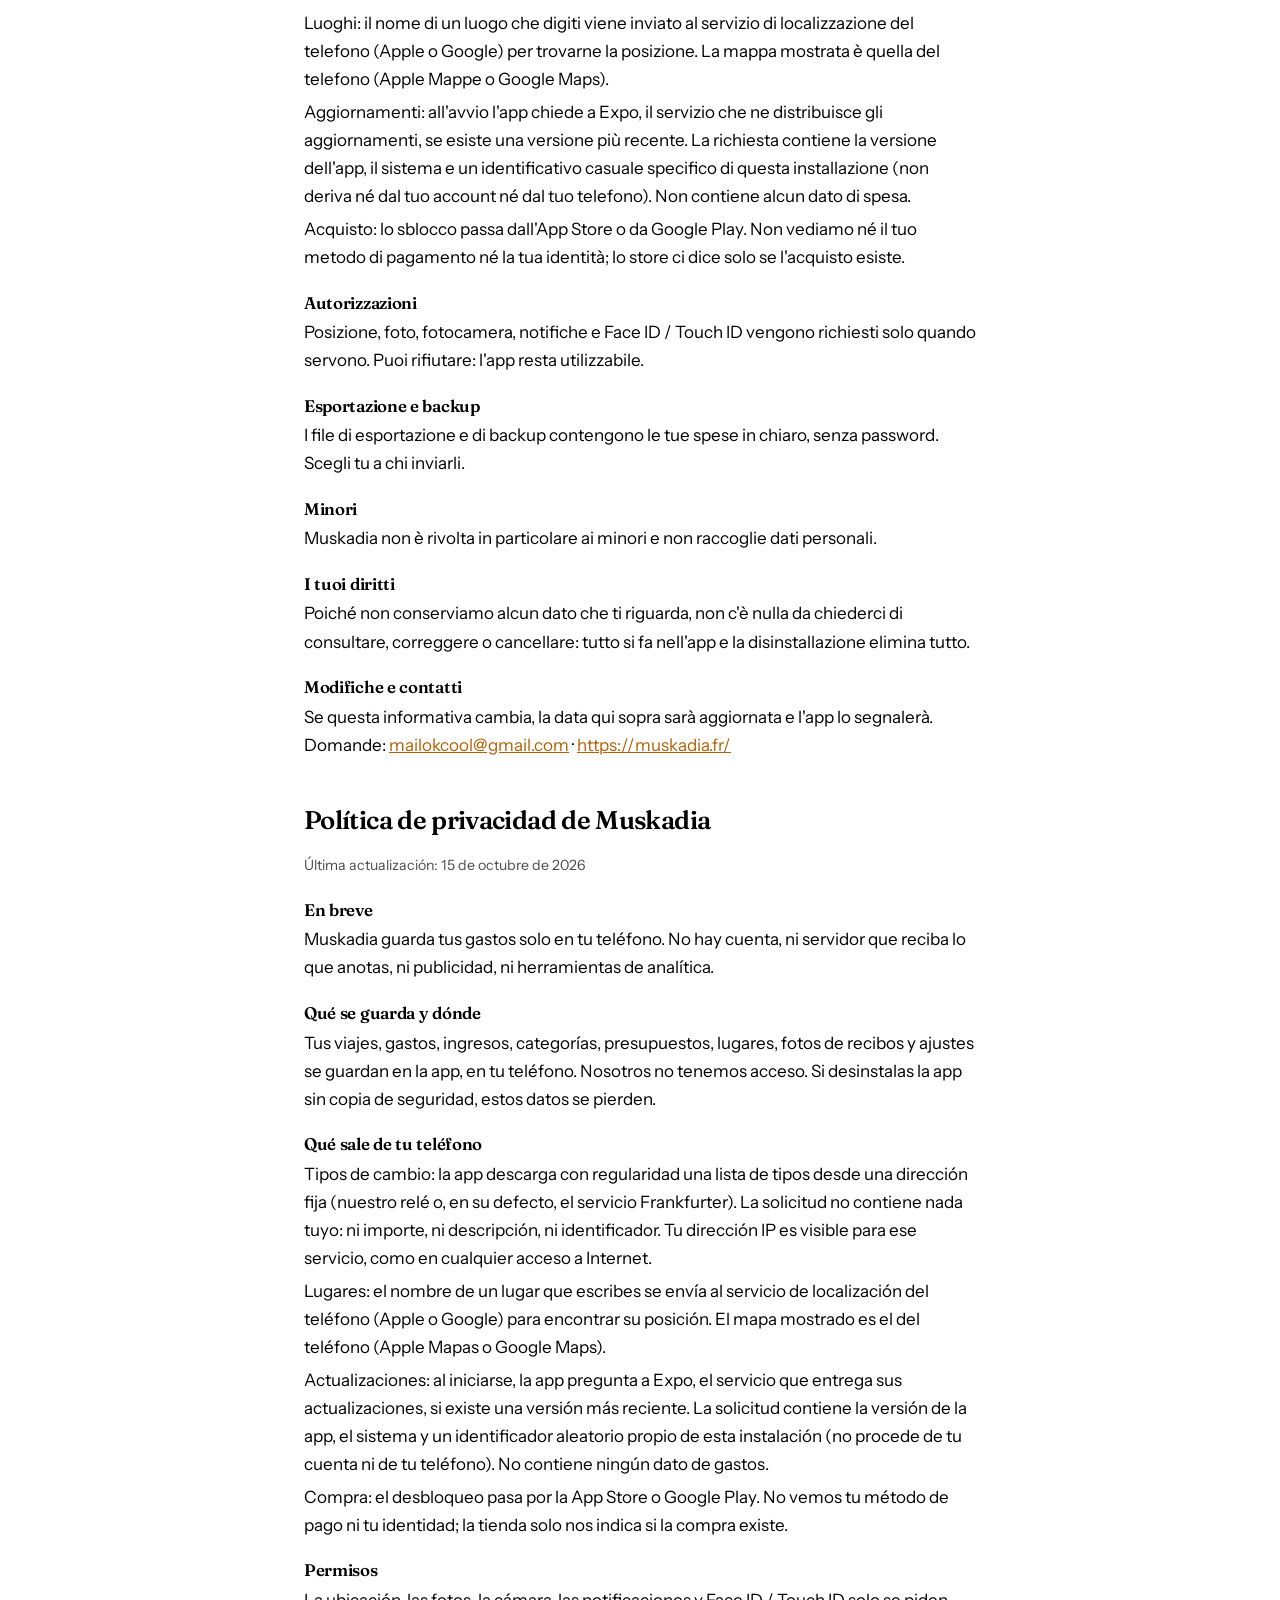
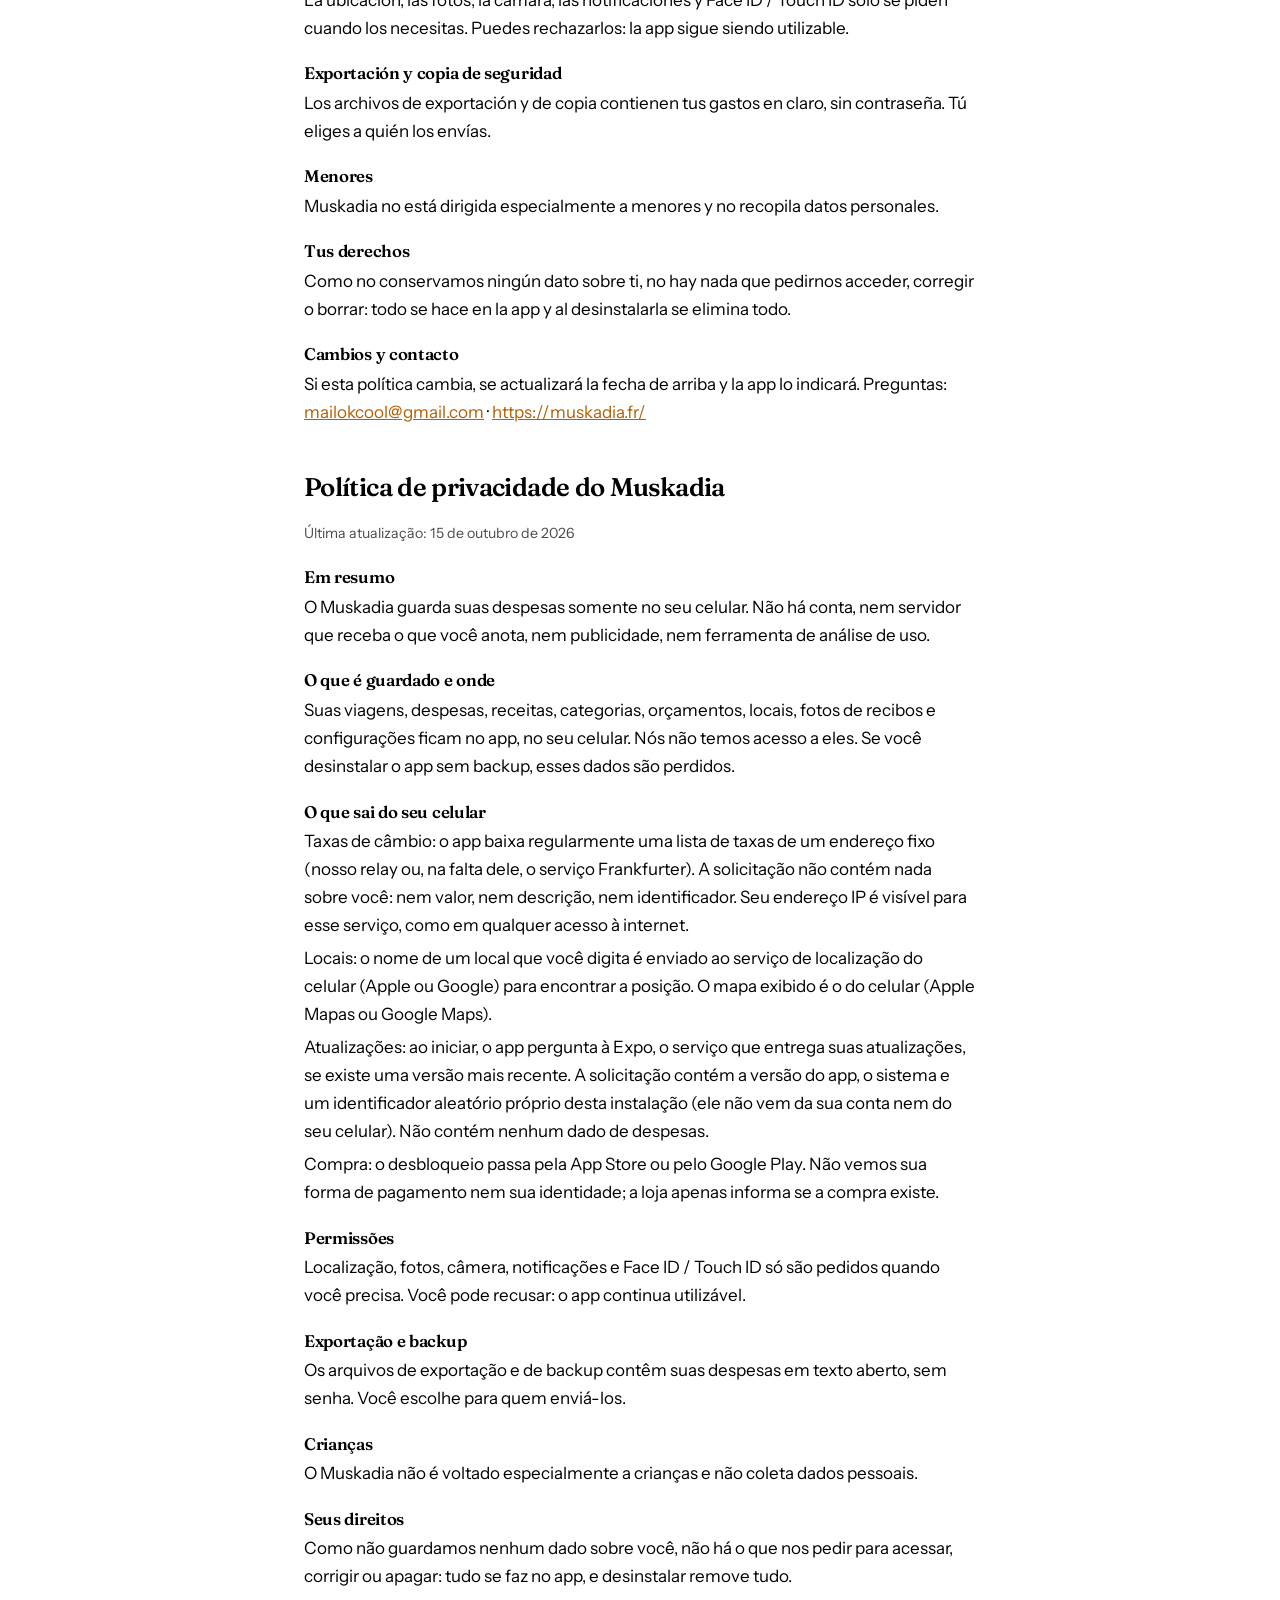
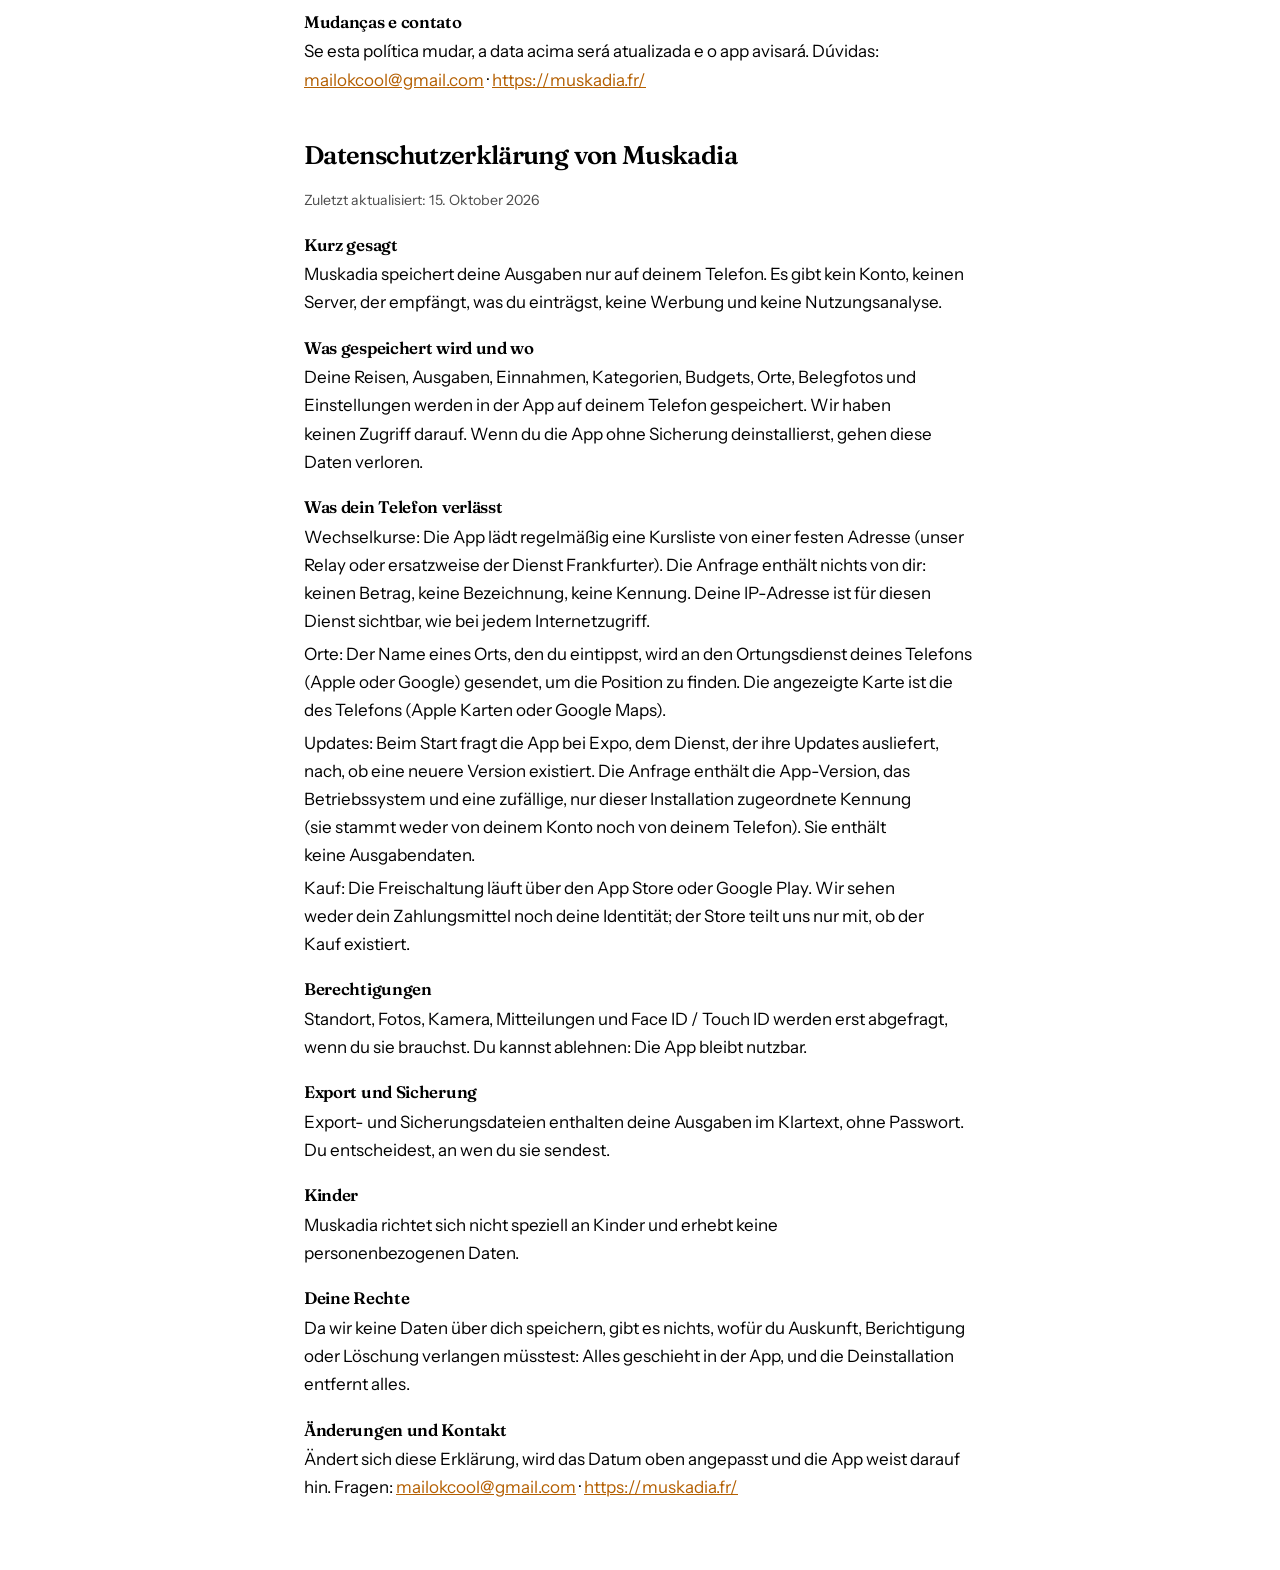
<file: privacy.html>
<!doctype html><html lang="fr"><head><meta charset="utf-8"><meta name="viewport" content="width=device-width,initial-scale=1"><title>Muskadia – Confidentialité / Privacy</title><link rel="canonical" href="https://muskadia.fr/privacy.html"><meta name="description" content="Politique de confidentialité de Muskadia : tes données restent sur ton téléphone, sans compte ni publicité. Disponible en six langues."><style>:root{color-scheme:light dark}body{font:16px/1.55 -apple-system,system-ui,sans-serif;max-width:42rem;margin:0 auto;padding:1.5rem 1rem 4rem}h1{font-size:1.6rem;margin-top:3rem}h2{font-size:1.05rem;margin:1.4rem 0 .3rem}p{margin:.3rem 0}nav{margin:1rem 0 2rem}small{opacity:.7}a{color:#b45f00}h2.t1{font-size:1.6rem;margin:3rem 0 .67em;padding-top:0;border-top:0;font-weight:600;letter-spacing:-.025em;line-height:1.04;scroll-margin-top:0}</style><link rel="stylesheet" href="theme.css?v=20261026a">
<script src="theme.js"></script>
</head><body><details class="lang-fixed"><summary aria-label="Langue / Language"><span aria-hidden="true">&#127760;</span> Langues</summary><ul><li><a href="#fr" hreflang="fr" lang="fr" onclick="this.closest('details').removeAttribute('open')">Français</a></li><li><a href="#en" hreflang="en" lang="en" onclick="this.closest('details').removeAttribute('open')">English</a></li><li><a href="#it" hreflang="it" lang="it" onclick="this.closest('details').removeAttribute('open')">Italiano</a></li><li><a href="#es" hreflang="es" lang="es" onclick="this.closest('details').removeAttribute('open')">Español</a></li><li><a href="#pt-BR" hreflang="pt-BR" lang="pt-BR" onclick="this.closest('details').removeAttribute('open')">Português (Brasil)</a></li><li><a href="#de" hreflang="de" lang="de" onclick="this.closest('details').removeAttribute('open')">Deutsch</a></li></ul></details><nav><a href="#fr">Français</a> · <a href="#en">English</a> · <a href="#it">Italiano</a> · <a href="#es">Español</a> · <a href="#pt-BR">Português (Brasil)</a> · <a href="#de">Deutsch</a></nav>
<section id="fr" lang="fr"><h1>Politique de confidentialité de Muskadia</h1><small>Dernière mise à jour : 15 octobre 2026</small>
<h2>En bref</h2>
<p>Muskadia enregistre tes dépenses uniquement sur ton téléphone. Il n&#x27;y a ni compte, ni serveur qui reçoit ce que tu notes, ni publicité, ni outil de mesure d&#x27;audience.</p>
<h2>Ce qui est enregistré, et où</h2>
<p>Tes voyages, dépenses, recettes, catégories, budgets, lieux, photos de reçus et réglages sont stockés dans l&#x27;app, sur ton téléphone. Nous n&#x27;y avons pas accès. Si tu désinstalles l&#x27;app sans sauvegarde, ces données sont perdues.</p>
<h2>Ce qui quitte ton téléphone</h2>
<p>Taux de change : l&#x27;app télécharge régulièrement une liste de taux à une adresse fixe (notre relais, ou à défaut le service Frankfurter). La demande ne contient aucune donnée de toi : ni montant, ni libellé, ni identifiant. Ton adresse IP est visible de ce service, comme pour tout accès à Internet.</p>
<p>Lieux : le nom d&#x27;un lieu que tu tapes est envoyé au service de localisation de ton téléphone (Apple ou Google) pour retrouver sa position. La carte affichée est celle du téléphone (Apple Plans ou Google Maps).</p>
<p>Mises à jour : au lancement, l&#x27;app demande à Expo, le service qui livre ses mises à jour, s&#x27;il existe une version plus récente. La demande contient la version de l&#x27;app, le système, et un identifiant aléatoire propre à cette installation (il ne vient ni de ton compte, ni de ton téléphone). Elle ne contient aucune donnée de dépense.</p>
<p>Achat : l&#x27;achat du déblocage passe par l&#x27;App Store ou Google Play. Nous ne voyons ni ton moyen de paiement ni ton identité ; nous savons seulement, via la boutique, si l&#x27;achat existe.</p>
<h2>Autorisations</h2>
<p>Position, photos, appareil photo, notifications et Face ID / Touch ID ne sont demandés qu&#x27;au moment où tu en as besoin. Tu peux refuser : l&#x27;app reste utilisable.</p>
<h2>Export et sauvegarde</h2>
<p>Les fichiers d&#x27;export et de sauvegarde contiennent tes dépenses en clair, sans mot de passe. Tu choisis à qui tu les envoies.</p>
<h2>Enfants</h2>
<p>Muskadia ne s&#x27;adresse pas spécialement aux enfants et ne collecte aucune donnée personnelle.</p>
<h2>Tes droits</h2>
<p>Comme nous ne détenons aucune donnée te concernant, il n&#x27;y a rien à nous demander d&#x27;accéder, de corriger ou d&#x27;effacer : tout se fait dans l&#x27;app, et la désinstallation supprime tout.</p>
<h2>Changements et contact</h2>
<p>Si cette politique change, la date ci-dessus sera mise à jour et l&#x27;app l&#x27;indiquera. Une question : <a href="mailto:mailokcool@gmail.com">mailokcool@gmail.com</a> · <a href="https://muskadia.fr/">https://muskadia.fr/</a></p>
</section>
<section id="en" lang="en"><h2 class="t1">Muskadia privacy policy</h2><small>Last updated: 15 October 2026</small>
<h2>In short</h2>
<p>Muskadia stores your expenses only on your phone. There is no account, no server receiving what you enter, no advertising and no analytics.</p>
<h2>What is stored, and where</h2>
<p>Your trips, expenses, income, categories, budgets, places, receipt photos and settings are stored inside the app, on your phone. We have no access to them. If you uninstall the app without a backup, this data is lost.</p>
<h2>What leaves your phone</h2>
<p>Exchange rates: the app regularly downloads a list of rates from a fixed address (our relay, or the Frankfurter service as a fallback). The request contains nothing about you: no amount, no label, no identifier. Your IP address is visible to that service, as with any internet access.</p>
<p>Places: the name of a place you type is sent to your phone&#x27;s location service (Apple or Google) to find its position. The map shown is the phone&#x27;s own (Apple Maps or Google Maps).</p>
<p>Updates: when it starts, the app asks Expo, the service that delivers its updates, whether a newer version exists. The request contains the app version, the operating system and a random identifier specific to this installation (it comes neither from your account nor from your phone&#x27;s hardware). It contains no expense data.</p>
<p>Purchase: unlocking goes through the App Store or Google Play. We see neither your payment method nor your identity; the store only tells us whether the purchase exists.</p>
<h2>Permissions</h2>
<p>Location, photos, camera, notifications and Face ID / Touch ID are requested only when you need them. You can refuse: the app stays usable.</p>
<h2>Export and backup</h2>
<p>Export and backup files contain your expenses in clear text, with no password. You choose who you send them to.</p>
<h2>Children</h2>
<p>Muskadia is not aimed at children and collects no personal data.</p>
<h2>Your rights</h2>
<p>Since we hold no data about you, there is nothing to ask us to access, correct or erase: everything is done in the app, and uninstalling removes it all.</p>
<h2>Changes and contact</h2>
<p>If this policy changes, the date above will be updated and the app will say so. Questions: <a href="mailto:mailokcool@gmail.com">mailokcool@gmail.com</a> · <a href="https://muskadia.fr/">https://muskadia.fr/</a></p>
</section>
<section id="it" lang="it"><h2 class="t1">Informativa sulla privacy di Muskadia</h2><small>Ultimo aggiornamento: 15 ottobre 2026</small>
<h2>In breve</h2>
<p>Muskadia salva le tue spese solo sul tuo telefono. Non c&#x27;è alcun account, nessun server che riceve ciò che annoti, nessuna pubblicità e nessuno strumento di analisi.</p>
<h2>Cosa viene salvato e dove</h2>
<p>Viaggi, spese, entrate, categorie, budget, luoghi, foto degli scontrini e impostazioni sono salvati nell&#x27;app, sul tuo telefono. Noi non vi abbiamo accesso. Se disinstalli l&#x27;app senza un backup, questi dati vanno persi.</p>
<h2>Cosa lascia il telefono</h2>
<p>Tassi di cambio: l&#x27;app scarica regolarmente un elenco di tassi da un indirizzo fisso (il nostro relay o, in alternativa, il servizio Frankfurter). La richiesta non contiene nulla su di te: né importi, né descrizioni, né identificativi. Il tuo indirizzo IP è visibile a quel servizio, come per qualsiasi accesso a Internet.</p>
<p>Luoghi: il nome di un luogo che digiti viene inviato al servizio di localizzazione del telefono (Apple o Google) per trovarne la posizione. La mappa mostrata è quella del telefono (Apple Mappe o Google Maps).</p>
<p>Aggiornamenti: all&#x27;avvio l&#x27;app chiede a Expo, il servizio che ne distribuisce gli aggiornamenti, se esiste una versione più recente. La richiesta contiene la versione dell&#x27;app, il sistema e un identificativo casuale specifico di questa installazione (non deriva né dal tuo account né dal tuo telefono). Non contiene alcun dato di spesa.</p>
<p>Acquisto: lo sblocco passa dall&#x27;App Store o da Google Play. Non vediamo né il tuo metodo di pagamento né la tua identità; lo store ci dice solo se l&#x27;acquisto esiste.</p>
<h2>Autorizzazioni</h2>
<p>Posizione, foto, fotocamera, notifiche e Face ID / Touch ID vengono richiesti solo quando servono. Puoi rifiutare: l&#x27;app resta utilizzabile.</p>
<h2>Esportazione e backup</h2>
<p>I file di esportazione e di backup contengono le tue spese in chiaro, senza password. Scegli tu a chi inviarli.</p>
<h2>Minori</h2>
<p>Muskadia non è rivolta in particolare ai minori e non raccoglie dati personali.</p>
<h2>I tuoi diritti</h2>
<p>Poiché non conserviamo alcun dato che ti riguarda, non c&#x27;è nulla da chiederci di consultare, correggere o cancellare: tutto si fa nell&#x27;app e la disinstallazione elimina tutto.</p>
<h2>Modifiche e contatti</h2>
<p>Se questa informativa cambia, la data qui sopra sarà aggiornata e l&#x27;app lo segnalerà. Domande: <a href="mailto:mailokcool@gmail.com">mailokcool@gmail.com</a> · <a href="https://muskadia.fr/">https://muskadia.fr/</a></p>
</section>
<section id="es" lang="es"><h2 class="t1">Política de privacidad de Muskadia</h2><small>Última actualización: 15 de octubre de 2026</small>
<h2>En breve</h2>
<p>Muskadia guarda tus gastos solo en tu teléfono. No hay cuenta, ni servidor que reciba lo que anotas, ni publicidad, ni herramientas de analítica.</p>
<h2>Qué se guarda y dónde</h2>
<p>Tus viajes, gastos, ingresos, categorías, presupuestos, lugares, fotos de recibos y ajustes se guardan en la app, en tu teléfono. Nosotros no tenemos acceso. Si desinstalas la app sin copia de seguridad, estos datos se pierden.</p>
<h2>Qué sale de tu teléfono</h2>
<p>Tipos de cambio: la app descarga con regularidad una lista de tipos desde una dirección fija (nuestro relé o, en su defecto, el servicio Frankfurter). La solicitud no contiene nada tuyo: ni importe, ni descripción, ni identificador. Tu dirección IP es visible para ese servicio, como en cualquier acceso a Internet.</p>
<p>Lugares: el nombre de un lugar que escribes se envía al servicio de localización del teléfono (Apple o Google) para encontrar su posición. El mapa mostrado es el del teléfono (Apple Mapas o Google Maps).</p>
<p>Actualizaciones: al iniciarse, la app pregunta a Expo, el servicio que entrega sus actualizaciones, si existe una versión más reciente. La solicitud contiene la versión de la app, el sistema y un identificador aleatorio propio de esta instalación (no procede de tu cuenta ni de tu teléfono). No contiene ningún dato de gastos.</p>
<p>Compra: el desbloqueo pasa por la App Store o Google Play. No vemos tu método de pago ni tu identidad; la tienda solo nos indica si la compra existe.</p>
<h2>Permisos</h2>
<p>La ubicación, las fotos, la cámara, las notificaciones y Face ID / Touch ID solo se piden cuando los necesitas. Puedes rechazarlos: la app sigue siendo utilizable.</p>
<h2>Exportación y copia de seguridad</h2>
<p>Los archivos de exportación y de copia contienen tus gastos en claro, sin contraseña. Tú eliges a quién los envías.</p>
<h2>Menores</h2>
<p>Muskadia no está dirigida especialmente a menores y no recopila datos personales.</p>
<h2>Tus derechos</h2>
<p>Como no conservamos ningún dato sobre ti, no hay nada que pedirnos acceder, corregir o borrar: todo se hace en la app y al desinstalarla se elimina todo.</p>
<h2>Cambios y contacto</h2>
<p>Si esta política cambia, se actualizará la fecha de arriba y la app lo indicará. Preguntas: <a href="mailto:mailokcool@gmail.com">mailokcool@gmail.com</a> · <a href="https://muskadia.fr/">https://muskadia.fr/</a></p>
</section>
<section id="pt-BR" lang="pt-BR"><h2 class="t1">Política de privacidade do Muskadia</h2><small>Última atualização: 15 de outubro de 2026</small>
<h2>Em resumo</h2>
<p>O Muskadia guarda suas despesas somente no seu celular. Não há conta, nem servidor que receba o que você anota, nem publicidade, nem ferramenta de análise de uso.</p>
<h2>O que é guardado e onde</h2>
<p>Suas viagens, despesas, receitas, categorias, orçamentos, locais, fotos de recibos e configurações ficam no app, no seu celular. Nós não temos acesso a eles. Se você desinstalar o app sem backup, esses dados são perdidos.</p>
<h2>O que sai do seu celular</h2>
<p>Taxas de câmbio: o app baixa regularmente uma lista de taxas de um endereço fixo (nosso relay ou, na falta dele, o serviço Frankfurter). A solicitação não contém nada sobre você: nem valor, nem descrição, nem identificador. Seu endereço IP é visível para esse serviço, como em qualquer acesso à internet.</p>
<p>Locais: o nome de um local que você digita é enviado ao serviço de localização do celular (Apple ou Google) para encontrar a posição. O mapa exibido é o do celular (Apple Mapas ou Google Maps).</p>
<p>Atualizações: ao iniciar, o app pergunta à Expo, o serviço que entrega suas atualizações, se existe uma versão mais recente. A solicitação contém a versão do app, o sistema e um identificador aleatório próprio desta instalação (ele não vem da sua conta nem do seu celular). Não contém nenhum dado de despesas.</p>
<p>Compra: o desbloqueio passa pela App Store ou pelo Google Play. Não vemos sua forma de pagamento nem sua identidade; a loja apenas informa se a compra existe.</p>
<h2>Permissões</h2>
<p>Localização, fotos, câmera, notificações e Face ID / Touch ID só são pedidos quando você precisa. Você pode recusar: o app continua utilizável.</p>
<h2>Exportação e backup</h2>
<p>Os arquivos de exportação e de backup contêm suas despesas em texto aberto, sem senha. Você escolhe para quem enviá-los.</p>
<h2>Crianças</h2>
<p>O Muskadia não é voltado especialmente a crianças e não coleta dados pessoais.</p>
<h2>Seus direitos</h2>
<p>Como não guardamos nenhum dado sobre você, não há o que nos pedir para acessar, corrigir ou apagar: tudo se faz no app, e desinstalar remove tudo.</p>
<h2>Mudanças e contato</h2>
<p>Se esta política mudar, a data acima será atualizada e o app avisará. Dúvidas: <a href="mailto:mailokcool@gmail.com">mailokcool@gmail.com</a> · <a href="https://muskadia.fr/">https://muskadia.fr/</a></p>
</section>
<section id="de" lang="de"><h2 class="t1">Datenschutzerklärung von Muskadia</h2><small>Zuletzt aktualisiert: 15. Oktober 2026</small>
<h2>Kurz gesagt</h2>
<p>Muskadia speichert deine Ausgaben nur auf deinem Telefon. Es gibt kein Konto, keinen Server, der empfängt, was du einträgst, keine Werbung und keine Nutzungsanalyse.</p>
<h2>Was gespeichert wird und wo</h2>
<p>Deine Reisen, Ausgaben, Einnahmen, Kategorien, Budgets, Orte, Belegfotos und Einstellungen werden in der App auf deinem Telefon gespeichert. Wir haben keinen Zugriff darauf. Wenn du die App ohne Sicherung deinstallierst, gehen diese Daten verloren.</p>
<h2>Was dein Telefon verlässt</h2>
<p>Wechselkurse: Die App lädt regelmäßig eine Kursliste von einer festen Adresse (unser Relay oder ersatzweise der Dienst Frankfurter). Die Anfrage enthält nichts von dir: keinen Betrag, keine Bezeichnung, keine Kennung. Deine IP-Adresse ist für diesen Dienst sichtbar, wie bei jedem Internetzugriff.</p>
<p>Orte: Der Name eines Orts, den du eintippst, wird an den Ortungsdienst deines Telefons (Apple oder Google) gesendet, um die Position zu finden. Die angezeigte Karte ist die des Telefons (Apple Karten oder Google Maps).</p>
<p>Updates: Beim Start fragt die App bei Expo, dem Dienst, der ihre Updates ausliefert, nach, ob eine neuere Version existiert. Die Anfrage enthält die App-Version, das Betriebssystem und eine zufällige, nur dieser Installation zugeordnete Kennung (sie stammt weder von deinem Konto noch von deinem Telefon). Sie enthält keine Ausgabendaten.</p>
<p>Kauf: Die Freischaltung läuft über den App Store oder Google Play. Wir sehen weder dein Zahlungsmittel noch deine Identität; der Store teilt uns nur mit, ob der Kauf existiert.</p>
<h2>Berechtigungen</h2>
<p>Standort, Fotos, Kamera, Mitteilungen und Face ID / Touch ID werden erst abgefragt, wenn du sie brauchst. Du kannst ablehnen: Die App bleibt nutzbar.</p>
<h2>Export und Sicherung</h2>
<p>Export- und Sicherungsdateien enthalten deine Ausgaben im Klartext, ohne Passwort. Du entscheidest, an wen du sie sendest.</p>
<h2>Kinder</h2>
<p>Muskadia richtet sich nicht speziell an Kinder und erhebt keine personenbezogenen Daten.</p>
<h2>Deine Rechte</h2>
<p>Da wir keine Daten über dich speichern, gibt es nichts, wofür du Auskunft, Berichtigung oder Löschung verlangen müsstest: Alles geschieht in der App, und die Deinstallation entfernt alles.</p>
<h2>Änderungen und Kontakt</h2>
<p>Ändert sich diese Erklärung, wird das Datum oben angepasst und die App weist darauf hin. Fragen: <a href="mailto:mailokcool@gmail.com">mailokcool@gmail.com</a> · <a href="https://muskadia.fr/">https://muskadia.fr/</a></p>
</section>
</body></html>
</file>
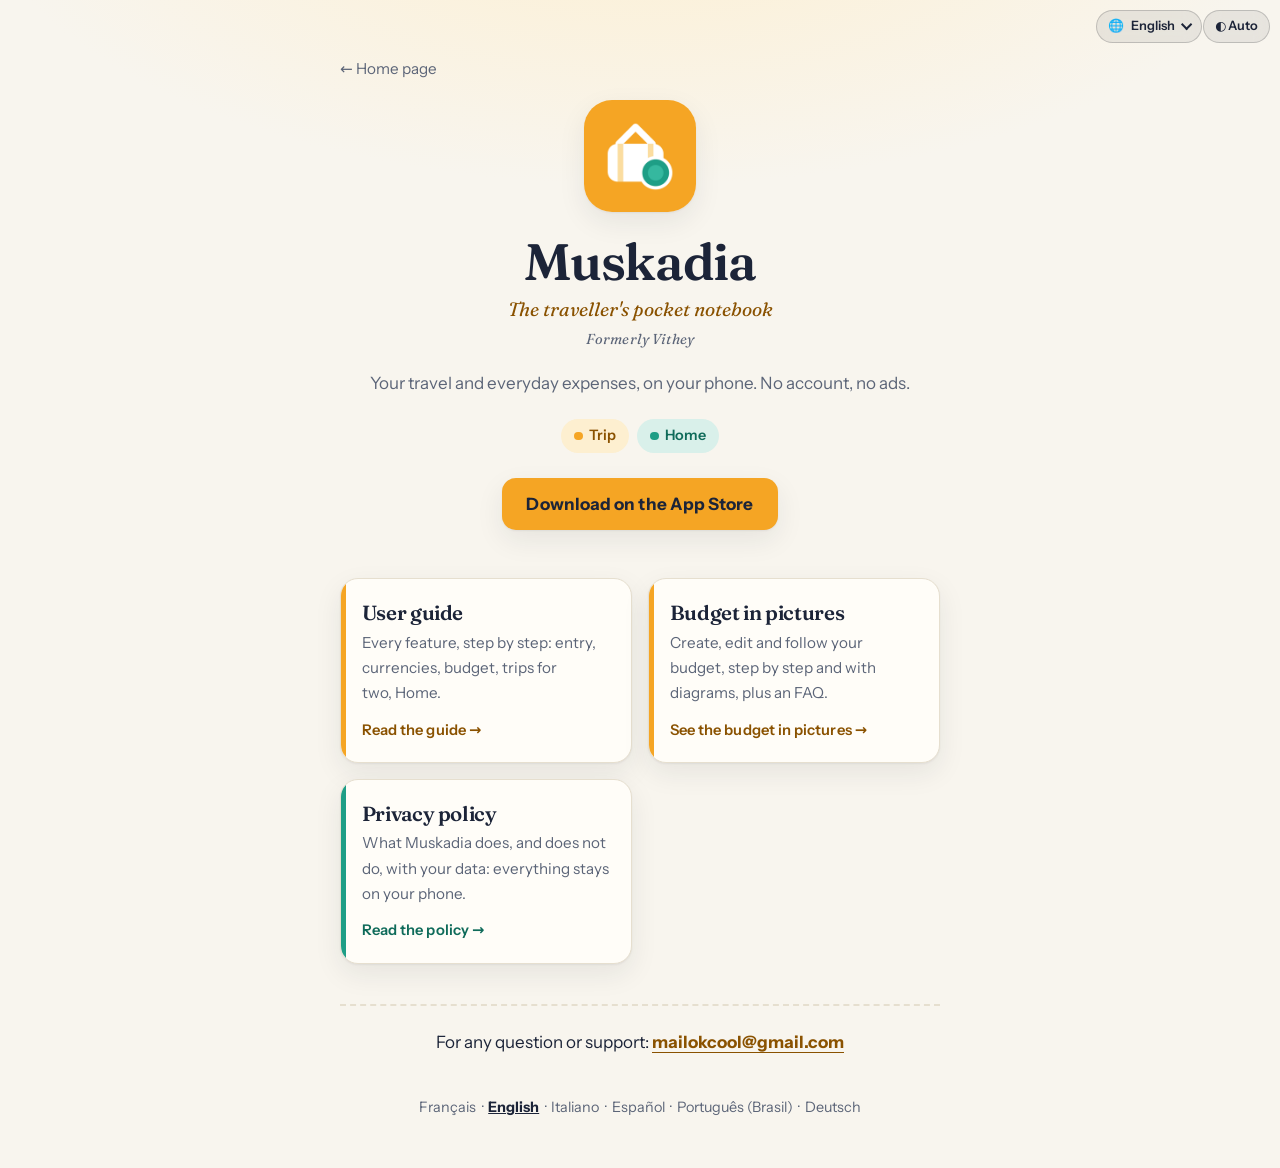
<file: support.html>
<!doctype html>
<html lang="fr">
<head>
<meta charset="utf-8">
<meta name="viewport" content="width=device-width,initial-scale=1"><meta name="apple-itunes-app" content="app-id=6759218602">
<title>Muskadia – Support</title><link rel="canonical" href="https://muskadia.fr/support.html">
<meta name="description" content="Muskadia : tes dépenses de voyage et du quotidien, sur ton téléphone. Guide d'utilisation, confidentialité et assistance.">
<link rel="icon" href="favicon.png">
<link rel="apple-touch-icon" href="icon.png">
<style>
:root{
  --paper:#F8F5EE;--page:#FFFDF8;--line:#E6DFCF;--ink:#1C2438;--ink2:#5C6578;
  --amber:#F5A524;--amber-t:#8A5200;--amber-bg:#FDEFD0;
  --teal:#1E9E86;--teal-t:#0F6B5A;--teal-bg:#D9F0EA;
  --shadow:0 1px 2px rgba(28,36,56,.06),0 10px 28px rgba(28,36,56,.08);
}
:root[data-theme=dark]{
  --paper:#12151F;--page:#1B2030;--line:#2A3045;--ink:#F2EFE6;--ink2:#A3A9B8;
  --amber:#F7B23E;--amber-t:#F7B23E;--amber-bg:#3A2D12;
  --teal:#3DC4A9;--teal-t:#5FD6BE;--teal-bg:#12342E;
  --shadow:0 1px 2px rgba(0,0,0,.3),0 10px 28px rgba(0,0,0,.35);
}
@media (prefers-color-scheme:dark){:root:not([data-theme=light]){
  --paper:#12151F;--page:#1B2030;--line:#2A3045;--ink:#F2EFE6;--ink2:#A3A9B8;
  --amber:#F7B23E;--amber-t:#F7B23E;--amber-bg:#3A2D12;
  --teal:#3DC4A9;--teal-t:#5FD6BE;--teal-bg:#12342E;
  --shadow:0 1px 2px rgba(0,0,0,.3),0 10px 28px rgba(0,0,0,.35);
}}
*{box-sizing:border-box}
html{-webkit-text-size-adjust:100%}
body{margin:0;background:var(--paper);color:var(--ink);font:17px/1.55 -apple-system,BlinkMacSystemFont,"Segoe UI",system-ui,sans-serif;
  background-image:radial-gradient(60rem 28rem at 50% -8rem,var(--amber-bg),transparent 70%);background-repeat:no-repeat}
main{max-width:40rem;margin:0 auto;padding:3.5rem 1.25rem 3rem}
.hero{text-align:center}
.icon{width:112px;height:112px;border-radius:25%;box-shadow:var(--shadow);display:block;margin:0 auto 1.4rem}
h1{font:700 3.2rem/1.05 "Iowan Old Style","Palatino Linotype",Palatino,Georgia,serif;letter-spacing:-.02em;margin:0}
.tag{font:italic 1.2rem/1.4 "Iowan Old Style","Palatino Linotype",Palatino,Georgia,serif;color:var(--amber-t);margin:.5rem 0 0}
.former{margin:.3rem 0 0;font-size:.9rem;color:var(--ink2)}
.lead{color:var(--ink2);max-width:30rem;margin:1.1rem auto 0}
.spaces{display:flex;gap:.5rem;justify-content:center;margin:1.4rem 0 0;flex-wrap:wrap}
.pill{display:inline-flex;align-items:center;gap:.4rem;padding:.3rem .8rem;border-radius:999px;font-size:.9rem;font-weight:600}
.pill i{width:.55rem;height:.55rem;border-radius:50%;display:inline-block}
.pill.trip{background:var(--amber-bg);color:var(--amber-t)}.pill.trip i{background:var(--amber)}
.pill.home{background:var(--teal-bg);color:var(--teal-t)}.pill.home i{background:var(--teal)}
.store{display:inline-block;margin-top:1.6rem;padding:.75rem 1.5rem;border-radius:14px;background:var(--amber);color:#1C2438;font-weight:700;text-decoration:none;box-shadow:var(--shadow)}
.store:hover{filter:brightness(1.05)}
.cards{display:grid;gap:1rem;margin:3rem 0 0}
@media(min-width:34rem){.cards{grid-template-columns:1fr 1fr}}
.card{position:relative;display:block;padding:1.3rem 1.3rem 1.2rem;border-radius:18px;background:var(--page);border:1px solid var(--line);box-shadow:var(--shadow);text-decoration:none;color:inherit;overflow:hidden;transition:transform .15s}
.card:hover{transform:translateY(-2px)}
.card:before{content:"";position:absolute;left:0;top:0;bottom:0;width:5px;background:var(--c)}
.card.guide{--c:var(--amber)}.card.priv{--c:var(--teal)}.card.budget{--c:var(--amber)}
.card h2{margin:0 0 .25rem;font:700 1.2rem/1.25 "Iowan Old Style","Palatino Linotype",Palatino,Georgia,serif}
.card p{margin:0;color:var(--ink2);font-size:.95rem}
.card .go{display:inline-block;margin-top:.8rem;font-weight:700;font-size:.92rem;color:var(--t)}
.card.guide{--t:var(--amber-t)}.card.priv{--t:var(--teal-t)}.card.budget{--t:var(--amber-t)}
.contact{margin:2.5rem 0 0;padding-top:1.4rem;border-top:2px dashed var(--line);text-align:center}
.contact p{margin:0}
.contact a{color:var(--amber-t);font-weight:700;white-space:nowrap}
footer{margin-top:2.5rem;text-align:center;font-size:.9rem;color:var(--ink2)}
footer a{color:var(--ink2);text-decoration:none;padding:0 .35rem}
footer a[aria-current=true]{color:var(--ink);font-weight:700;text-decoration:underline}
a:focus-visible{outline:3px solid var(--amber);outline-offset:3px;border-radius:6px}
@media(max-width:26rem){h1{font-size:2.7rem}}
.homeback{margin:0 0 1.2rem;font-size:.95rem}
.homeback a{color:var(--ink2);text-decoration:none}
.homeback a:hover{color:var(--ink);text-decoration:underline}
</style>
<link rel="stylesheet" href="theme.css?v=20261026a">
<script src="theme.js"></script>
</head>
<body>
<details class="lang-fixed"><summary aria-label="Langue / Language"><span aria-hidden="true">&#127760;</span> <span id="langcur">Français</span></summary><ul id="langmenu"></ul></details>
<main>
  <p class="homeback"><a id="homelink" href="/">&larr; Accueil</a></p>
  <section class="hero">
    <img class="icon" src="icon.png" alt="" width="112" height="112">
    <h1>Muskadia</h1>
    <p class="tag" data-t="tag">Le carnet de poche du voyageur</p>
    <p class="former" data-t="former">Anciennement Vithey</p>
    <p class="lead" data-t="lead">Tes dépenses de voyage et du quotidien, sur ton téléphone. Sans compte, sans publicité.</p>
    <div class="spaces"><span class="pill trip"><i></i><span data-t="trip">Voyage</span></span><span class="pill home"><i></i><span data-t="home">Maison</span></span></div>
    <a class="store" id="store" href="https://apps.apple.com/fr/app/id6759218602" data-t="store">Télécharger sur l'App Store</a>
  </section>

  <section class="cards">
    <a class="card guide" id="guide" href="guide.html#fr">
      <h2 data-t="guideT">Guide d'utilisation</h2>
      <p data-t="guideP">Toutes les fonctions, pas à pas : saisie, devises, budget, voyage à deux, Maison.</p>
      <span class="go" data-t="read">Lire le guide →</span>
    </a>
    <a class="card budget" id="budget" href="budget.html">
      <h2 data-t="budgetT">Le budget en images</h2>
      <p data-t="budgetP">Créer, modifier et suivre ton budget, pas à pas et en schémas, avec une FAQ.</p>
      <span class="go" data-t="budgetGo">Voir le budget en images →</span>
    </a>
    <a class="card priv" id="priv" href="privacy.html#fr">
      <h2 data-t="privT">Politique de confidentialité</h2>
      <p data-t="privP">Ce que Muskadia fait, et ne fait pas, de tes données : tout reste sur ton téléphone.</p>
      <span class="go" data-t="read2">Lire la politique →</span>
    </a>
  </section>

  <section class="contact">
    <p><span data-t="contact">Pour toute question ou assistance :</span> <a href="mailto:mailokcool@gmail.com">mailokcool@gmail.com</a></p>
  </section>

  <footer id="langs"></footer>
</main>
<script>
(function(){
var L={
fr:{former:"Anciennement Vithey",tag:"Le carnet de poche du voyageur",lead:"Tes dépenses de voyage et du quotidien, sur ton téléphone. Sans compte, sans publicité.",trip:"Voyage",home:"Maison",store:"Télécharger sur l'App Store",guideT:"Guide d'utilisation",guideP:"Toutes les fonctions, pas à pas : saisie, devises, budget, voyage à deux, Maison.",read:"Lire le guide →",privT:"Politique de confidentialité",privP:"Ce que Muskadia fait, et ne fait pas, de tes données : tout reste sur ton téléphone.",read2:"Lire la politique →",contact:"Pour toute question ou assistance :",budgetT:"Le budget en images",budgetP:"Créer, modifier et suivre ton budget, pas à pas et en schémas, avec une FAQ.",budgetGo:"Voir le budget en images →"},
en:{former:"Formerly Vithey",tag:"The traveller's pocket notebook",lead:"Your travel and everyday expenses, on your phone. No account, no ads.",trip:"Trip",home:"Home",store:"Download on the App Store",guideT:"User guide",guideP:"Every feature, step by step: entry, currencies, budget, trips for two, Home.",read:"Read the guide →",privT:"Privacy policy",privP:"What Muskadia does, and does not do, with your data: everything stays on your phone.",read2:"Read the policy →",contact:"For any question or support:",budgetT:"Budget in pictures",budgetP:"Create, edit and follow your budget, step by step and with diagrams, plus an FAQ.",budgetGo:"See the budget in pictures →"},
it:{former:"Già Vithey",tag:"Il taccuino tascabile del viaggiatore",lead:"Le tue spese di viaggio e di tutti i giorni, sul tuo telefono. Senza account, senza pubblicità.",trip:"Viaggio",home:"Casa",store:"Scarica dall'App Store",guideT:"Guida all'uso",guideP:"Tutte le funzioni, passo dopo passo: inserimento, valute, budget, viaggio in due, Casa.",read:"Leggi la guida →",privT:"Informativa sulla privacy",privP:"Cosa fa, e cosa non fa, Muskadia con i tuoi dati: tutto resta sul tuo telefono.",read2:"Leggi l'informativa →",contact:"Per qualsiasi domanda o assistenza:",budgetT:"Il budget in immagini",budgetP:"Crea, modifica e segui il tuo budget, passo dopo passo e con schemi, più una FAQ.",budgetGo:"Vedi il budget in immagini →"},
es:{former:"Antes Vithey",tag:"El cuaderno de bolsillo del viajero",lead:"Tus gastos de viaje y del día a día, en tu teléfono. Sin cuenta, sin publicidad.",trip:"Viaje",home:"Casa",store:"Descargar en el App Store",guideT:"Guía de uso",guideP:"Todas las funciones, paso a paso: entrada, monedas, presupuesto, viaje de dos, Casa.",read:"Leer la guía →",privT:"Política de privacidad",privP:"Lo que Muskadia hace, y no hace, con tus datos: todo se queda en tu teléfono.",read2:"Leer la política →",contact:"Para cualquier pregunta o asistencia:",budgetT:"El presupuesto en imágenes",budgetP:"Crea, modifica y sigue tu presupuesto, paso a paso y con esquemas, y una FAQ.",budgetGo:"Ver el presupuesto en imágenes →"},
"pt-BR":{former:"Antigo Vithey",tag:"O caderno de bolso do viajante",lead:"Suas despesas de viagem e do dia a dia, no seu celular. Sem conta, sem anúncios.",trip:"Viagem",home:"Casa",store:"Baixar na App Store",guideT:"Guia de uso",guideP:"Todas as funções, passo a passo: entrada, moedas, orçamento, viagem em dupla, Casa.",read:"Ler o guia →",privT:"Política de privacidade",privP:"O que o Muskadia faz, e não faz, com seus dados: tudo fica no seu celular.",read2:"Ler a política →",contact:"Para qualquer dúvida ou suporte:",budgetT:"O orçamento em imagens",budgetP:"Crie, edite e acompanhe seu orçamento, passo a passo e com esquemas, mais uma FAQ.",budgetGo:"Ver o orçamento em imagens →"},
de:{former:"Früher Vithey",tag:"Das Reisenotizbuch für die Tasche",lead:"Deine Reise- und Alltagsausgaben, auf deinem Telefon. Ohne Konto, ohne Werbung.",trip:"Reise",home:"Zuhause",store:"Laden im App Store",guideT:"Benutzerhandbuch",guideP:"Alle Funktionen, Schritt für Schritt: Eingabe, Währungen, Budget, Reise zu zweit, Zuhause.",read:"Handbuch lesen →",privT:"Datenschutzerklärung",privP:"Was Muskadia mit deinen Daten tut, und was nicht: alles bleibt auf deinem Telefon.",read2:"Erklärung lesen →",contact:"Bei Fragen oder für Support:",budgetT:"Das Budget in Bildern",budgetP:"Erstelle, ändere und verfolge dein Budget, Schritt für Schritt und mit Schaubildern, plus FAQ.",budgetGo:"Das Budget in Bildern ansehen →"}
};
var HD={"fr":"/","en":"/en/","it":"/it/","es":"/es/","pt-BR":"/pt-br/","de":"/de/"},HW={"fr":"Accueil","en":"Home page","it":"Pagina iniziale","es":"Inicio","pt-BR":"Início","de":"Startseite"};
var S={fr:"fr",en:"us",it:"it",es:"es","pt-BR":"br",de:"de"};
var N=[["fr","Français"],["en","English"],["it","Italiano"],["es","Español"],["pt-BR","Português (Brasil)"],["de","Deutsch"]];
function pick(){var l=(navigator.language||"fr").toLowerCase();if(l.indexOf("pt")===0)return"pt-BR";var p=l.slice(0,2);return L[p]?p:"fr"}
function set(l){
  var d=L[l];document.documentElement.lang=l;
  document.querySelectorAll("[data-t]").forEach(function(e){var v=d[e.getAttribute("data-t")];if(v!==undefined)e.textContent=v});
  var hl=document.getElementById("homelink");hl.href=HD[l];hl.textContent="\u2190 "+HW[l];
  document.getElementById("budget").href=(l==="fr")?"budget.html":"budget-"+l+".html";
  document.getElementById("store").href="https://apps.apple.com/"+S[l]+"/app/id6759218602";
  document.getElementById("guide").href="guide.html#"+l;
  document.getElementById("priv").href="privacy.html#"+l;
  var m=document.getElementById("langmenu");m.innerHTML="";
  N.forEach(function(n){var li=document.createElement("li"),a=document.createElement("a");a.href="#";a.textContent=n[1];a.lang=n[0];if(n[0]===l)a.setAttribute("aria-current","true");
    a.onclick=function(e){e.preventDefault();m.parentNode.removeAttribute("open");set(n[0])};li.appendChild(a);m.appendChild(li)});
  document.getElementById("langcur").textContent=N.filter(function(n){return n[0]===l})[0][1];
  var f=document.getElementById("langs");f.innerHTML="";
  N.forEach(function(n,i){var a=document.createElement("a");a.href="#";a.textContent=n[1];if(n[0]===l)a.setAttribute("aria-current","true");
    a.onclick=function(e){e.preventDefault();set(n[0])};f.appendChild(a);if(i<N.length-1)f.appendChild(document.createTextNode("·"))});
}
set(pick());
})();
</script>
</body>
</html>
</file>
<file: landing.css>
:root{
  --paper:#F8F5EE;--page:#FFFDF8;--line:#E6DFCF;--ink:#1C2438;--ink2:#5C6578;
  --amber:#F5A524;--amber-t:#8A5200;--amber-bg:#FDEFD0;
  --teal:#1E9E86;--teal-t:#0F6B5A;--teal-bg:#D9F0EA;
  --shadow:0 1px 2px rgba(28,36,56,.06),0 14px 36px rgba(28,36,56,.12);
}
:root[data-theme=dark]{
  --paper:#12151F;--page:#1B2030;--line:#2A3045;--ink:#F2EFE6;--ink2:#A3A9B8;
  --amber:#F7B23E;--amber-t:#F7B23E;--amber-bg:#3A2D12;
  --teal:#3DC4A9;--teal-t:#5FD6BE;--teal-bg:#12342E;
  --shadow:0 1px 2px rgba(0,0,0,.3),0 14px 36px rgba(0,0,0,.45);
}
@media (prefers-color-scheme:dark){:root:not([data-theme=light]){
  --paper:#12151F;--page:#1B2030;--line:#2A3045;--ink:#F2EFE6;--ink2:#A3A9B8;
  --amber:#F7B23E;--amber-t:#F7B23E;--amber-bg:#3A2D12;
  --teal:#3DC4A9;--teal-t:#5FD6BE;--teal-bg:#12342E;
  --shadow:0 1px 2px rgba(0,0,0,.3),0 14px 36px rgba(0,0,0,.45);
}}
*{box-sizing:border-box}
html{-webkit-text-size-adjust:100%;scroll-behavior:smooth}
body{margin:0;background:var(--paper);color:var(--ink);font:17px/1.65 -apple-system,BlinkMacSystemFont,"Segoe UI",system-ui,sans-serif;
  background-image:radial-gradient(70rem 30rem at 50% -10rem,var(--amber-bg),transparent 70%);background-repeat:no-repeat}
a{color:var(--amber-t)}
a:focus-visible,button:focus-visible{outline:3px solid var(--amber);outline-offset:3px;border-radius:6px}
.wrap{max-width:68rem;margin:0 auto;padding:0 1.25rem}
h1,h2,h3{font-family:"Iowan Old Style","Palatino Linotype",Palatino,Georgia,serif;margin:0}
section{padding:4.5rem 0 0}
section h2{font-size:clamp(1.8rem,4vw,2.5rem);line-height:1.1;letter-spacing:-.02em;font-weight:700;max-width:34rem}
.eyebrow{margin:0 0 .6rem;font-size:.85rem;font-weight:700;letter-spacing:.08em;text-transform:uppercase;color:var(--amber-t)}
.sub{color:var(--ink2);max-width:38rem;margin:.8rem 0 0}

/* En-tête */
.top{display:flex;align-items:center;justify-content:space-between;gap:1rem;padding:1.1rem 0;margin-right:5.5rem}
.brand{display:flex;align-items:center;gap:.65rem;text-decoration:none;color:var(--ink);font:700 1.3rem/1 "Iowan Old Style","Palatino Linotype",Palatino,Georgia,serif}
.brand img{width:38px;height:38px;border-radius:10px;box-shadow:var(--shadow)}
.nav{display:flex;gap:1.1rem;flex-wrap:wrap;font-size:.95rem}
.nav a{color:var(--ink2);text-decoration:none}
.nav a:hover{color:var(--ink);text-decoration:underline}
@media(max-width:44rem){.nav{display:none}}

/* Hero */
.hero{display:grid;gap:2.5rem;align-items:center;padding:2.5rem 0 0}
@media(min-width:56rem){.hero{grid-template-columns:1.05fr .95fr;padding-top:3.5rem}}
h1{font-size:clamp(2.4rem,6vw,3.9rem);line-height:1.04;letter-spacing:-.025em;font-weight:700}
.lead{font-size:1.2rem;color:var(--ink2);max-width:34rem;margin:1.2rem 0 0}
.cta{display:flex;flex-wrap:wrap;gap:.8rem;align-items:center;margin-top:1.8rem}
.store{display:inline-block;padding:.85rem 1.6rem;border-radius:14px;background:var(--amber);color:#1C2438;font-weight:700;text-decoration:none;box-shadow:var(--shadow)}
.store:hover{filter:brightness(1.05)}
.ghost{color:var(--ink);font-weight:600;text-underline-offset:.2em}
.pills{display:flex;gap:.5rem;flex-wrap:wrap;margin-top:1.5rem}
.pill{display:inline-flex;align-items:center;gap:.4rem;padding:.3rem .8rem;border-radius:999px;font-size:.9rem;font-weight:600}
.pill i{width:.55rem;height:.55rem;border-radius:50%;display:inline-block}
.pill.trip{background:var(--amber-bg);color:var(--amber-t)}.pill.trip i{background:var(--amber)}
.pill.home{background:var(--teal-bg);color:var(--teal-t)}.pill.home i{background:var(--teal)}
.former{margin:.9rem 0 0;font-style:italic;color:var(--ink2);font-size:.95rem}
.phones{position:relative;display:flex;justify-content:center;gap:1rem;align-items:flex-start}
.phone{display:block;width:100%;height:auto;border-radius:30px;box-shadow:var(--shadow);border:1px solid var(--line);background:var(--page)}
.phones .phone{max-width:15rem;flex:1 1 0;min-width:0}
.phones .phone+.phone{margin-top:3rem}
@media(max-width:30rem){.phones .phone{max-width:46%}}

/* Fonctions */
.cards{display:grid;gap:1rem;margin-top:2.2rem}
@media(min-width:40rem){.cards{grid-template-columns:1fr 1fr}}
@media(min-width:62rem){.cards{grid-template-columns:1fr 1fr 1fr}}
.card{padding:1.35rem 1.35rem 1.3rem;border-radius:18px;background:var(--page);border:1px solid var(--line);box-shadow:var(--shadow);position:relative;overflow:hidden}
.card:before{content:"";position:absolute;left:0;top:0;bottom:0;width:5px;background:var(--c,var(--amber))}
.card.h{--c:var(--teal)}
.card h3{font-size:1.2rem;line-height:1.25;margin-bottom:.35rem}
.card p{margin:0;color:var(--ink2);font-size:.97rem}

/* Écrans */
.split{display:grid;gap:2.5rem;align-items:center}
@media(min-width:52rem){.split{grid-template-columns:.9fr 1.1fr}.split.rev{grid-template-columns:1.1fr .9fr}}
.split .phone{max-width:17rem;margin:0 auto}
.strip{display:flex;gap:1.2rem;overflow-x:auto;scroll-snap-type:x mandatory;padding:1.5rem .4rem 1.8rem;margin:1.4rem -.4rem 0}
.strip figure{margin:0;flex:0 0 min(15rem,72vw);scroll-snap-align:start}
.strip figcaption{margin-top:.8rem;font-weight:600;font-size:.95rem}
.strip figcaption span{display:block;font-weight:400;color:var(--ink2);font-size:.9rem}

/* Listes */
.ticks{list-style:none;margin:1.4rem 0 0;padding:0;display:grid;gap:.7rem;max-width:36rem}
.ticks li{position:relative;padding-left:1.8rem}
.ticks li:before{content:"";position:absolute;left:0;top:.55em;width:.8rem;height:.8rem;border-radius:50%;background:var(--teal)}
.offer{margin-top:1.6rem;padding:1.4rem 1.5rem;border-radius:18px;background:var(--amber-bg);color:var(--ink);max-width:38rem;border:1px solid var(--line)}
.offer p{margin:0}

/* FAQ */
.faq{margin-top:2rem;max-width:44rem;display:grid;gap:.7rem}
.faq details{border:1px solid var(--line);border-radius:14px;background:var(--page);padding:.2rem 1.1rem}
.faq summary{cursor:pointer;font-weight:700;padding:.85rem 0;list-style-position:outside}
.faq summary::marker{color:var(--amber-t)}
.faq details p{margin:0 0 1rem;color:var(--ink2)}

/* Pied de page */
.last{margin-top:4.5rem;padding:2.2rem 1.4rem;border-radius:22px;background:var(--page);border:1px solid var(--line);box-shadow:var(--shadow);text-align:center}
.last h2{margin:0 auto;font-size:clamp(1.6rem,3.6vw,2.2rem)}
footer{margin:2.5rem 0 0;padding:1.6rem 0 3rem;border-top:2px dashed var(--line);text-align:center;font-size:.92rem;color:var(--ink2)}
footer a{color:var(--ink2);text-decoration:none;padding:0 .45rem}
footer a:hover{color:var(--ink);text-decoration:underline}

.langs{margin:.9rem 0 0;font-size:.9rem}
.langs a[aria-current=true]{color:var(--ink);font-weight:700;text-decoration:underline}

/* Sélecteur de langue du haut de page (sans JavaScript : <details>) */
.top{position:relative}
.lang{position:relative;font-size:.92rem;flex:none}
.lang summary{list-style:none;cursor:pointer;display:flex;align-items:center;gap:.4rem;padding:.4rem .75rem;border:1px solid var(--line);border-radius:999px;background:var(--page);color:var(--ink);font-weight:600}
.lang summary::-webkit-details-marker{display:none}
.lang summary::after{content:"";width:.45rem;height:.45rem;border-right:2px solid currentColor;border-bottom:2px solid currentColor;transform:rotate(45deg) translateY(-2px)}
.lang[open] summary::after{transform:rotate(-135deg) translateY(-2px)}
.lang ul{position:absolute;right:0;top:calc(100% + .4rem);z-index:30;margin:0;padding:.35rem;list-style:none;min-width:11rem;border:1px solid var(--line);border-radius:14px;background:var(--page);box-shadow:var(--shadow)}
.lang li a{display:block;padding:.45rem .75rem;border-radius:9px;color:var(--ink2);text-decoration:none}
.lang li a:hover,.lang li a:focus-visible{background:var(--paper);color:var(--ink)}
.lang li a[aria-current=true]{color:var(--ink);font-weight:700}
@media(max-width:30rem){.top{margin-right:6.4rem;gap:.5rem}.brand{font-size:1.15rem;gap:.5rem}.brand img{width:32px;height:32px}.lang summary{padding:.35rem .6rem}}

/* Ligne de tête de hauteur fixe : le bouton de mode (fixe) se centre sur la même ligne que l'icône, le titre et le sélecteur */
.top{min-height:calc(38px + 2.2rem);box-sizing:border-box}
body .mode-toggle{top:calc(1.1rem + 19px - 1.05rem)}

/* Trois situations de voyage */
.situ{display:grid;gap:1.6rem;margin-top:2rem}
@media(min-width:44rem){.situ{grid-template-columns:repeat(3,1fr);gap:1.4rem}}
.situ-item{margin:0;padding:1.4rem 1.3rem 0;border-radius:20px;background:var(--page);border:1px solid var(--line);box-shadow:var(--shadow);overflow:hidden;display:flex;flex-direction:column}
.situ-item h3{font-size:1.25rem;line-height:1.2;margin:0 0 .4rem}
.situ-item p{margin:0 0 1.2rem;color:var(--ink2);font-size:.97rem}
.situ-item .phone{margin-top:auto;width:min(13rem,72%);align-self:center;border-radius:26px 26px 0 0;border-bottom:0;box-shadow:none}
</file>
<file: theme.css>
/* Thème éditorial de Muskadia : Fraunces (titres) + Instrument Sans (texte).
   Polices hébergées sur le site (licence SIL OFL 1.1, voir fonts/) : aucune requête vers un tiers. */
@font-face{font-family:"Fraunces";font-style:normal;font-weight:100 900;font-display:swap;src:url(fonts/fraunces-latin-wght-normal.woff2) format("woff2")}
@font-face{font-family:"Fraunces";font-style:italic;font-weight:100 900;font-display:swap;src:url(fonts/fraunces-latin-wght-italic.woff2) format("woff2")}
@font-face{font-family:"Instrument Sans";font-style:normal;font-weight:400 700;font-display:swap;src:url(fonts/instrument-sans-latin-wght-normal.woff2) format("woff2")}

:root{
  --serif:"Fraunces","Iowan Old Style","Palatino Linotype",Palatino,Georgia,serif;
  --sans:"Instrument Sans",-apple-system,BlinkMacSystemFont,"Segoe UI",system-ui,sans-serif;
}
html{font-feature-settings:"kern","liga";text-rendering:optimizeLegibility;-webkit-font-smoothing:antialiased}
body{font-family:var(--sans);font-size:17px;line-height:1.65;font-optical-sizing:auto}

h1,h2,h3,h4,.tag,.card h2{font-family:var(--serif);font-optical-sizing:auto;font-variation-settings:"SOFT" 50,"WONK" 0;text-wrap:balance}
h1{font-weight:600;letter-spacing:-.025em;line-height:1.04}
h2{font-weight:600;letter-spacing:-.018em;line-height:1.18}
h3{font-weight:600;letter-spacing:-.01em;line-height:1.25}
.tag{font-style:italic;font-weight:400;letter-spacing:0}

/* Texte courant : mesure confortable et rythme de lecture */
p,li{text-wrap:pretty}
main p,main li{max-width:38rem}
.hero p,.contact p,footer{max-width:none}

/* Petits repères typographiques */
.former{font-family:var(--serif);font-style:italic;letter-spacing:.01em}
.pill,.store,.card .go{font-family:var(--sans);letter-spacing:.005em}
.card h2{font-weight:600;font-size:1.28rem}
.card .go{font-weight:600}

/* Liens de texte : soulignement fin et décalé, plus éditorial */
main p a,main li a,.contact a{text-decoration-thickness:1px;text-underline-offset:.22em}

/* Chiffres alignés dans les tableaux et schémas */
table,svg text{font-variant-numeric:tabular-nums}
svg text{font-family:var(--sans)}

/* Mode d'affichage manuel (theme.js) : l'attribut data-theme prime sur le réglage de l'appareil. */
:root[data-theme="light"]{color-scheme:light}
:root[data-theme="dark"]{color-scheme:dark}
.mode-toggle{position:fixed;top:.6rem;right:.6rem;z-index:20;font:600 .8rem/1 var(--sans);padding:.5rem .7rem;border-radius:999px;
  border:1px solid rgba(128,128,128,.4);background:rgba(128,128,128,.14);color:inherit;cursor:pointer;
  -webkit-backdrop-filter:blur(8px);backdrop-filter:blur(8px)}
.mode-toggle:hover{background:rgba(128,128,128,.26)}
.mode-toggle:focus-visible{outline:3px solid #F5A524;outline-offset:2px}
@media print{.mode-toggle{display:none}}

/* Guide : accès bien visible à la page « Le budget en images » */
.budget-card{display:block;margin:1.2rem 0;padding:.85rem 1.1rem;border-left:4px solid #F5A524;border-radius:0 12px 12px 0;
  background:rgba(245,165,36,.14);text-decoration:none;color:inherit}
.budget-card b{display:block;font:600 1.15rem/1.25 var(--serif)}
.budget-card span{display:block;margin-top:.15rem;font-size:.92rem;opacity:.85}
.budget-card:hover{background:rgba(245,165,36,.24)}

/* Sélecteur de langue des pages hors accueil : en haut à droite, à gauche du bouton de mode (sans JavaScript : <details>) */
.lang-fixed{position:fixed;top:.6rem;right:4.9rem;z-index:20;font:600 .8rem/1 var(--sans)}
.lang-fixed summary{list-style:none;cursor:pointer;display:flex;align-items:center;gap:.4rem;padding:.5rem .7rem;border-radius:999px;border:1px solid rgba(128,128,128,.4);background:rgba(128,128,128,.14);color:inherit;-webkit-backdrop-filter:blur(8px);backdrop-filter:blur(8px)}
.lang-fixed summary::-webkit-details-marker{display:none}
.lang-fixed summary:hover{background:rgba(128,128,128,.26)}
.lang-fixed summary:focus-visible{outline:3px solid #F5A524;outline-offset:2px}
.lang-fixed summary::after{content:"";width:.4rem;height:.4rem;border-right:2px solid currentColor;border-bottom:2px solid currentColor;transform:rotate(45deg) translateY(-2px)}
.lang-fixed[open] summary::after{transform:rotate(-135deg) translateY(-2px)}
.lang-fixed ul{position:absolute;right:0;top:calc(100% + .4rem);margin:0;padding:.35rem;list-style:none;min-width:11rem;border:1px solid rgba(128,128,128,.4);border-radius:14px;background:Canvas;color:CanvasText;box-shadow:0 8px 28px rgba(0,0,0,.18);font-weight:500;font-size:.92rem}
.lang-fixed li{margin:0}
.lang-fixed li a{display:block;padding:.5rem .75rem;border-radius:9px;color:inherit;text-decoration:none}
.lang-fixed li a:hover,.lang-fixed li a:focus-visible{background:rgba(128,128,128,.18)}
.lang-fixed li a[aria-current=true]{font-weight:700}
@media print{.lang-fixed{display:none}}

/* Même hauteur pour le bouton de mode et le sélecteur de langue (alignés sur la ligne de tête) */
.mode-toggle{height:2.1rem;box-sizing:border-box;display:inline-flex;align-items:center}
.lang-fixed summary{height:2.1rem;box-sizing:border-box}
</file>
